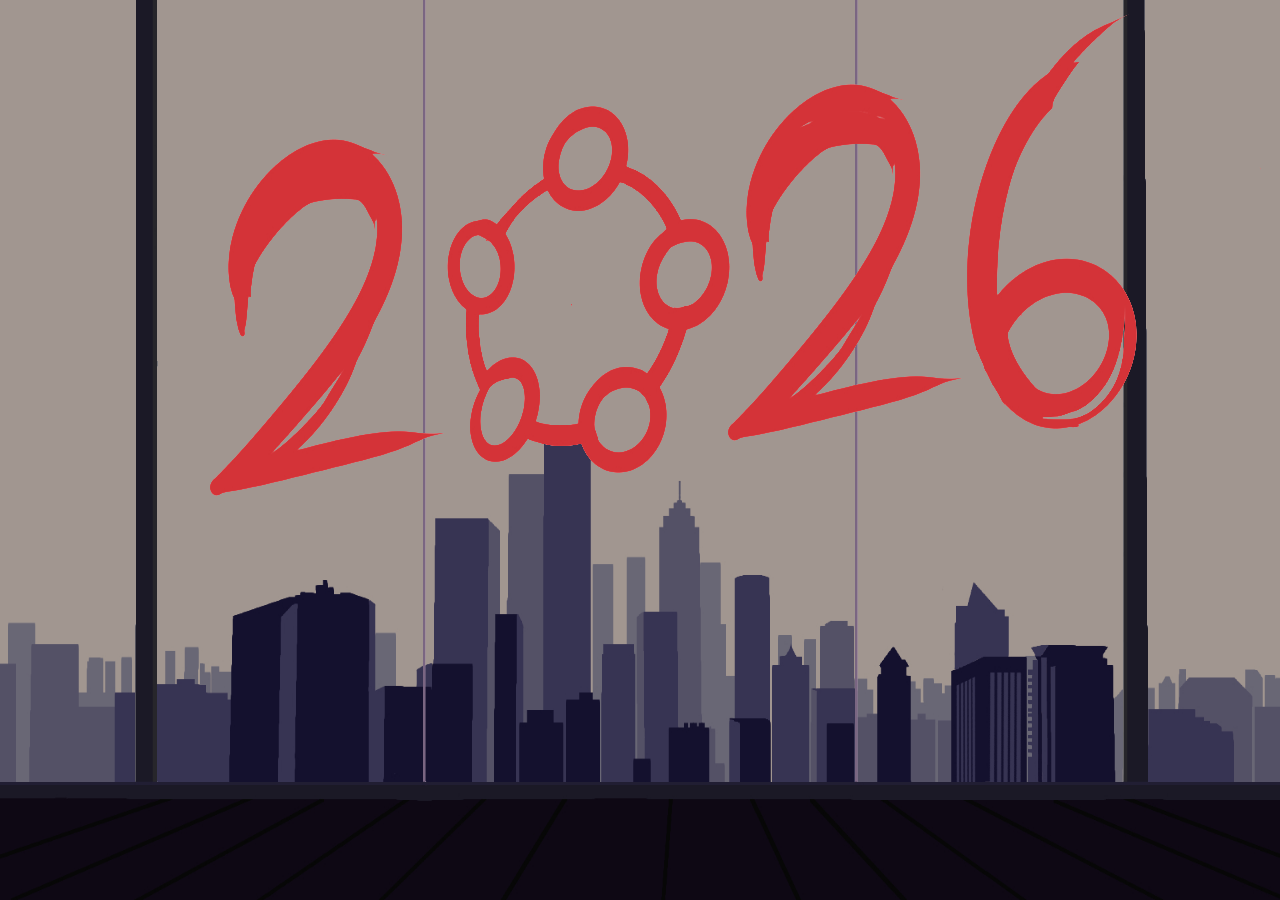
<file: index.html>
<!doctype html>
<html lang="en"><head><meta charset="utf-8"><meta name="viewport" content="width=device-width, initial-scale=1"><meta http-equiv="refresh" content="0;url=main.html"><title>2026 · Our portfolios</title></head><body><a href="main.html">Enter our portfolios</a></body></html>
</file>
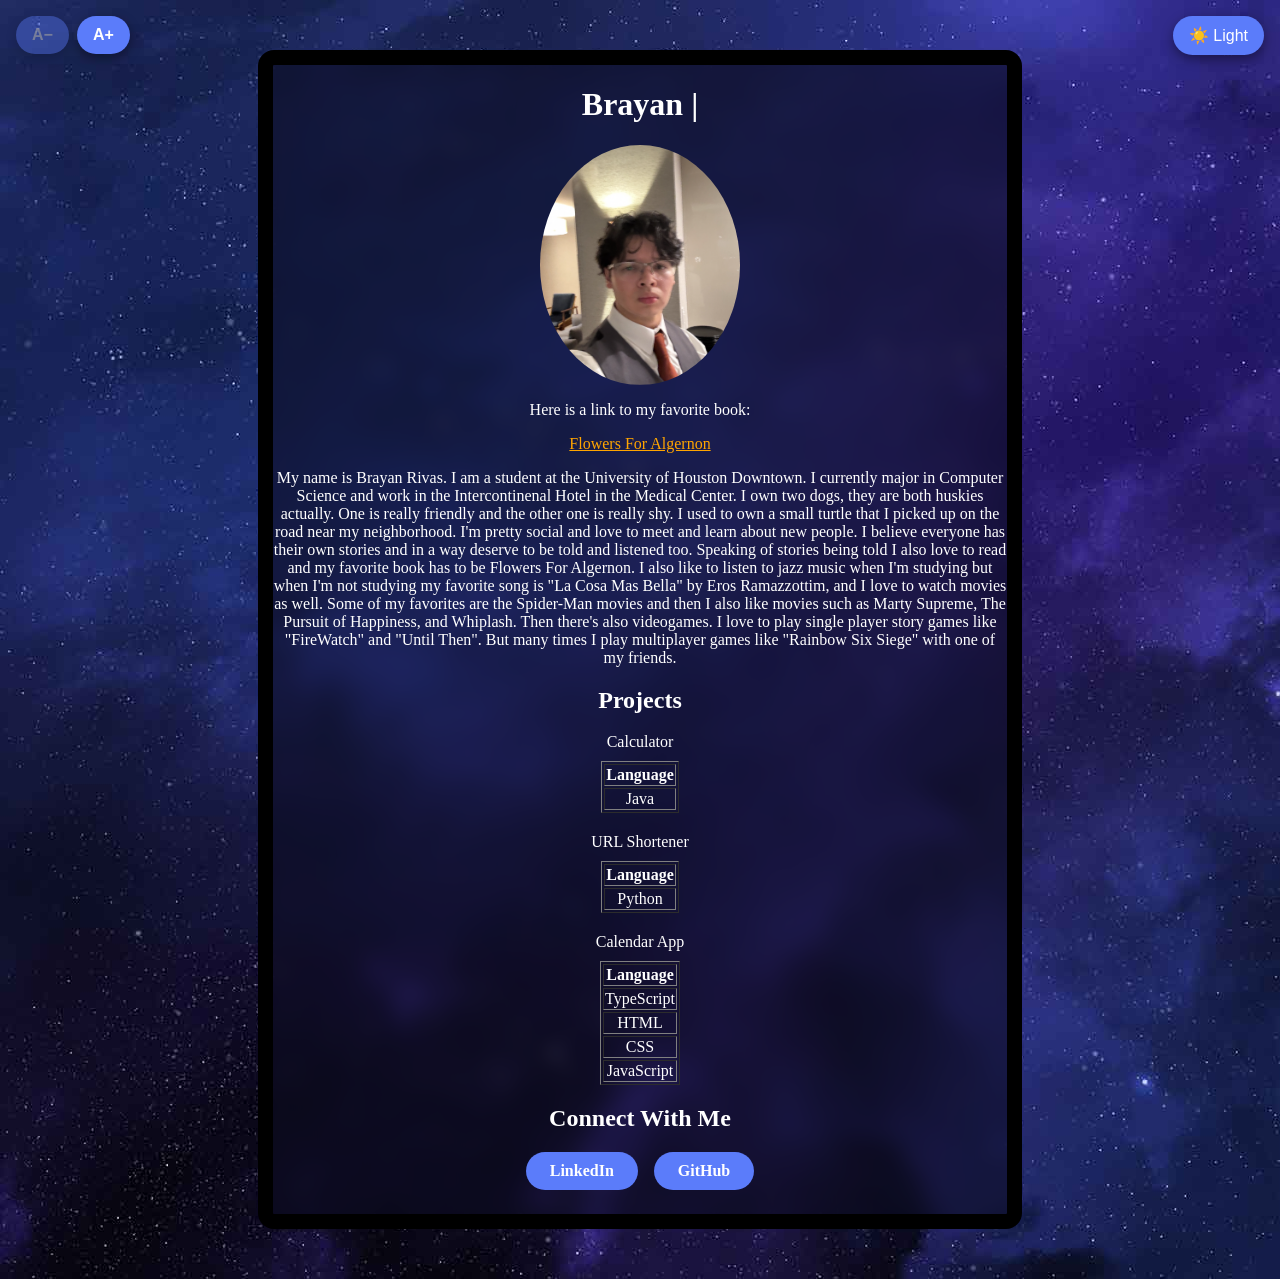
<file: brayan/index.html>
<!DOCTYPE html>
<html lang="en">
<head>
  <meta charset="UTF-8">
  <title>Homework 1</title>
  <style>
    body {
      background-image: url("Space-Background-Images.jpg"); 
      
    }
    p, ul, h1, h2  {
      color: white;
    }
    a {
      color: orange;
    }
    .all {
      background: rgba(10,10,30,0.6); backdrop-filter: blur(10px); border-radius: 16px;
      background-size: cover; 
      background-attachment: fixed;
      margin-top: 50px;
      margin-bottom: 50px;
      margin-left: 250px;
      margin-right: 250px;
      border: 15px solid black;
      padding: 0px;
      text-align: center;
      
    }
    .profile-photo {
     border-radius: 50%; 
     object-fit: cover;
    display: block;
    margin: 0 auto;
    }
    h1{
      text-align: center;
    }
    ul {
      list-style: none;       
      padding: 0;
      text-align: center;    
    }

  li {
    margin-bottom: 20px;
  }

  table {
    margin: 10px auto 0;    
  }
    [data-theme="light"] .all {
      background-color: rgba(255, 255, 255, 0.85);
      border-color: #5b7cfa;
    }
    [data-theme="light"] p,
    [data-theme="light"] ul,
    [data-theme="light"] h1,
    [data-theme="light"] h2,
    [data-theme="light"] table {
      animation: none;
      color: #111827;
    }
    [data-theme="light"] a {
      color: #c2410c;
    }

    #themeToggle {
      position: fixed;
      top: 16px;
      right: 16px;
      padding: 10px 16px;
      border: none;
      border-radius: 999px;
      font-size: 16px;
      cursor: pointer;
      background: #5b7cfa;
      color: white;
      box-shadow: 0 4px 12px rgba(0, 0, 0, 0.4);
      transition: transform 0.2s;
      z-index: 10;
    }
    #themeToggle:hover {
      transform: scale(1.08);
    }
    .size-controls {
      position: fixed;
      top: 16px;
      left: 16px;
      display: flex;
      gap: 8px;
      z-index: 10;
    }
    .size-controls button {
      padding: 10px 16px;
      border: none;
      border-radius: 999px;
      font-size: 16px;
      font-weight: bold;
      cursor: pointer;
      background: #5b7cfa;
      color: white;
      box-shadow: 0 4px 12px rgba(0, 0, 0, 0.4);
      transition: transform 0.2s;
    }
    .size-controls button:hover {
      transform: scale(1.08);
    }
    .size-controls button:disabled {
      opacity: 0.4;
      cursor: not-allowed;
      transform: none;
    }

    .cursor {
      animation: blink 0.8s step-end infinite;
    }
    @keyframes blink {
      50% { opacity: 0; }
    }

    .social-links {
      display: flex;
      justify-content: center;
      gap: 16px;
      margin-bottom: 24px;
    }
    .social-links a {
      padding: 10px 24px;
      border-radius: 999px;
      background: #5b7cfa;
      color: white;
      text-decoration: none;
      font-weight: bold;
      transition: transform 0.2s;
    }
    .social-links a:hover {
      transform: translateY(-3px);
    }
    [data-theme="light"] .social-links a {
      color: white;
    }

    [data-theme="light"] body {
      background-image: url("Light-Background.jpg");
      background-size: cover;
      background-attachment: fixed; 
    }


    </style>

</head>
<body>

  <div class="size-controls">
    <button id="smallerText" aria-label="Make text smaller">A−</button>
    <button id="biggerText" aria-label="Make text bigger">A+</button>
  </div>

  <button id="themeToggle" aria-label="Toggle light and dark theme">☀️ Light</button>

  <div class="all">
  <h1 aria-label="Brayan Rivas"><span id="typewriter">Brayan Rivas</span><span class="cursor">|</span></h1>

  <img class = "profile-photo" src="Picture1.png" alt="Photo of Brayan Rivas" width="200">

  <p>Here is a link to my favorite book:</p>
  <a class= "link" href="https://en.wikipedia.org/wiki/Flowers_for_Algernon">Flowers For Algernon</a>

  <p>
    My name is Brayan Rivas. I am a student at the University of Houston Downtown.
    I currently major in Computer Science and work in the Intercontinenal Hotel in the
    Medical Center. I own two dogs, they are both huskies actually. One is really friendly
    and the other one is really shy. I used to own a small turtle that I picked up on the
    road near my neighborhood. I'm pretty social and love to meet and learn about new
    people. I believe everyone has their own stories and in a way deserve to be told and
    listened too. Speaking of stories being told I also love to read and my favorite book
    has to be Flowers For Algernon. I also like to listen to jazz music when I'm studying
    but when I'm not studying my favorite song is "La Cosa Mas Bella" by Eros Ramazzottim,
    and I love to watch movies as well. Some of my favorites are the Spider-Man movies and
    then I also like movies such as Marty Supreme, The Pursuit of Happiness, and Whiplash.
    Then there's also videogames. I love to play single player story games like "FireWatch"
    and "Until Then". But many times I play multiplayer games like "Rainbow Six Siege" with
    one of my friends.
  </p>

   <h2>Projects</h2>

  <ul>
    <li>
      Calculator
      <table border="1">
        <tr>
          <th>Language</th>
        </tr>
        <tr>
          <td>Java</td>
        </tr>
      </table>
    </li>

    <li>
      URL Shortener
      <table border="1">
        <tr>
          <th>Language</th>
        </tr>
        <tr>
          <td>Python</td>
        </tr>
      </table>
    </li>

    <li>
      Calendar App
      <table border="1">
        <tr>
          <th>Language</th>
        </tr>
        <tr>
          <td>TypeScript</td>
        </tr>
        <tr>
          <td>HTML</td>
        </tr>
        <tr>
          <td>CSS</td>
        </tr>
        <tr>
          <td>JavaScript</td>
        </tr>
      </table>
    </li>
  </ul>

  <h2>Connect With Me</h2>
  <div class="social-links">
    <a href="https://www.linkedin.com/in/brayan-rivas-397577327/" target="_blank" rel="noopener noreferrer">LinkedIn</a>
    <a href="https://github.com/bgrivas01" target="_blank" rel="noopener noreferrer">GitHub</a>
  </div>

  <script>
    const root = document.documentElement;
    const themeToggle = document.getElementById("themeToggle");

    function applyTheme(theme) {
      root.setAttribute("data-theme", theme);
      themeToggle.textContent = theme === "dark" ? "☀️ Light" : "🌙 Dark";
    }

    let savedTheme = "dark";
    try { savedTheme = localStorage.getItem("theme") || "dark"; } catch (e) {}
    applyTheme(savedTheme);

    themeToggle.addEventListener("click", () => {
      const next = root.getAttribute("data-theme") === "dark" ? "light" : "dark";
      applyTheme(next);
      try { localStorage.setItem("theme", next); } catch (e) {}
    });

    // ---------- Text size buttons ----------
    const sizes = [100, 115, 130, 150, 175];   // percent of normal size
    let sizeIndex = 0;
    try {
      const saved = Number(localStorage.getItem("textSizeIndex"));
      if (saved >= 0 && saved < sizes.length) sizeIndex = saved;
    } catch (e) {}

    const biggerBtn = document.getElementById("biggerText");
    const smallerBtn = document.getElementById("smallerText");

    function applySize() {
      root.style.fontSize = sizes[sizeIndex] + "%";
      smallerBtn.disabled = sizeIndex === 0;
      biggerBtn.disabled = sizeIndex === sizes.length - 1;
      try { localStorage.setItem("textSizeIndex", sizeIndex); } catch (e) {}
    }

    biggerBtn.addEventListener("click", () => {
      if (sizeIndex < sizes.length - 1) { sizeIndex++; applySize(); }
    });
    smallerBtn.addEventListener("click", () => {
      if (sizeIndex > 0) { sizeIndex--; applySize(); }
    });
    applySize();

    const typeTarget = document.getElementById("typewriter");
    const fullText = "Brayan Rivas";
    typeTarget.textContent = "";

    let charIndex = 0;
    function typeNext() {
      if (charIndex < fullText.length) {
        typeTarget.textContent += fullText[charIndex];
        charIndex++;
        setTimeout(typeNext, 120);
      }
    }
    setTimeout(typeNext, 400);
  </script>

  </div>
</body>
</html>
</file>
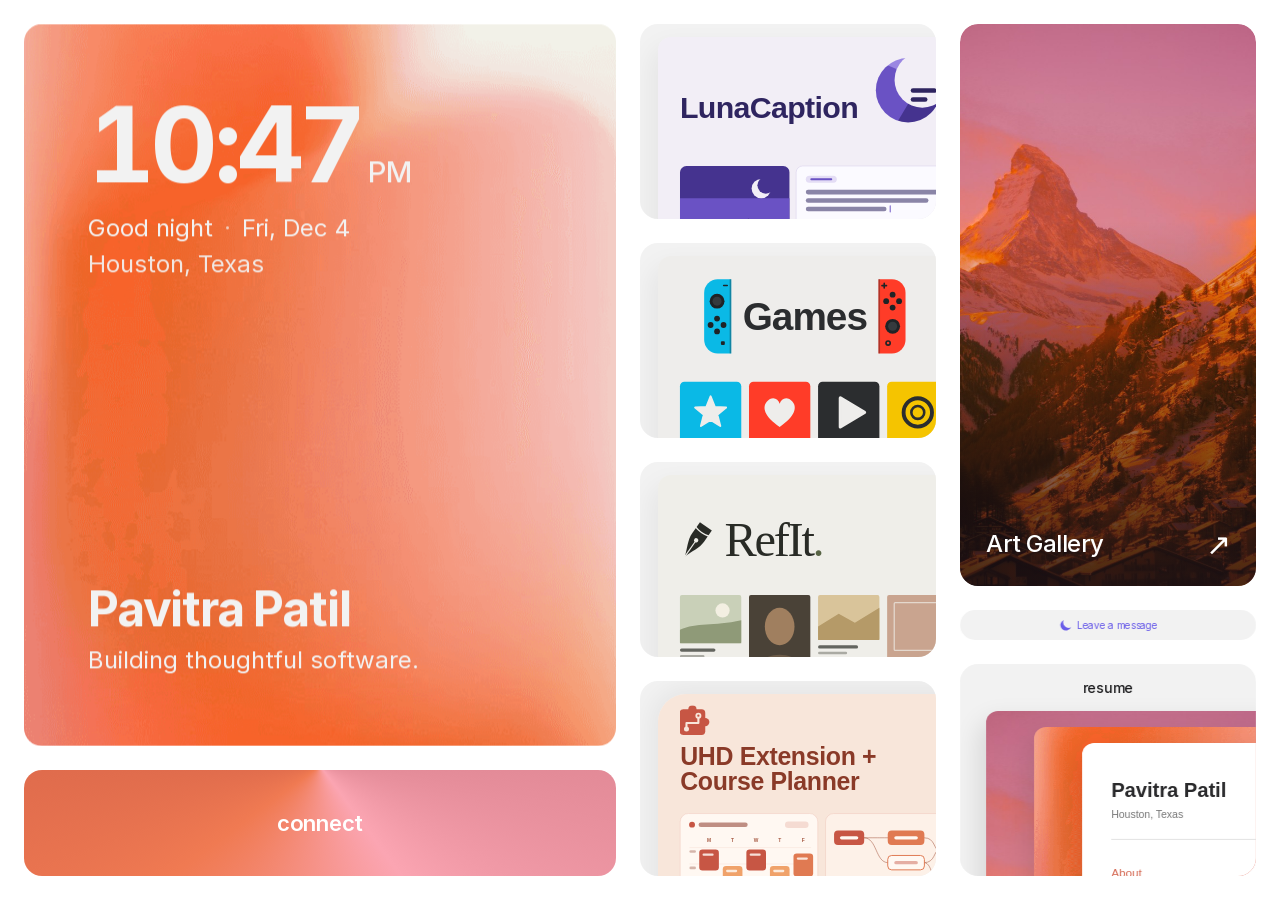
<file: pavitra/index.html>
<!doctype html>
<html lang="en"><head><meta charset="utf-8"><meta name="viewport" content="width=device-width, initial-scale=1"><title>Pavitra Patil | Portfolio</title><meta name="description" content="Pavitra Patil’s portfolio. Based in Houston, Texas."><link rel="stylesheet" href="styles.css"></head><body><main id="portfolio-root"></main><template id="view-desktop">





	<div id="main"><style>html body { background: var(--token-c206656c-e94e-4eaf-8356-81ed5b4c720c, rgb(255, 255, 255)); }</style><div class="ui-n3VJY ui-1yd4yo2" style="min-height:100vh;width:auto"><div class="ui-fhmqfe"><div class="ui-jjl3dd"><a class="ui-197087o hidden-uhpedp ui-rwmyph portfolio-hero" data-ui-appear-id="197087o" style="opacity: 1; transform: none; will-change: transform;"><div style="position:absolute;border-radius:inherit;corner-shape:inherit;top:0;right:0;bottom:0;left:0" data-ui-background-image-wrapper="true"><img width="612" height="780" src="assets/hero-texture.jpeg" alt="" style="display:block;width:100%;height:100%;border-radius:inherit;corner-shape:inherit;object-position:center;object-fit:cover"></div><div class="hero-content"><div class="hero-location hero-bento"><time class="hero-clock" data-clock="" aria-label="Current time in Houston">Houston local time</time><p class="hero-meta"><span data-greeting>Hello</span><span class="hero-dot" aria-hidden="true">·</span><span data-date></span></p><p class="hero-weather"><span class="hero-weather-icon" data-weather-icon aria-hidden="true"></span><span data-weather hidden></span><span>Houston, Texas</span></p></div><div class="hero-intro"><h1>Pavitra Patil</h1><p>Building thoughtful software.</p></div></div></a><div class="ssr-variant hidden-uhpedp"><div class="ui-14ftai6-container" data-ui-appear-id="14ftai6" style="opacity: 1; transform: perspective(1200px); will-change: transform;"><a class="ui-aCoJp ui-5ettcn ui-v-5ettcn ui-1a1lt4l" href="#" style="width: 100%; border-radius: 18px; opacity: 1;"><div class="ui-99h82i" style="--extracted-r6o4lv: var(--token-c206656c-e94e-4eaf-8356-81ed5b4c720c, rgb(255, 255, 255)); --ui-link-text-color: rgb(0, 153, 255); --ui-link-text-decoration: underline; transform: none; opacity: 1;"><p class="ui-text" style="--font-selector:SW50ZXItU2VtaUJvbGQ=;--ui-font-size:22px;--ui-font-weight:600;--ui-letter-spacing:-0.3px;--ui-text-alignment:center;--ui-text-color:var(--extracted-r6o4lv, var(--token-c206656c-e94e-4eaf-8356-81ed5b4c720c, rgb(255, 255, 255)))"><span class="ui-text" style="background-image:radial-gradient(50% 669.4% at 50% 50%, var(--token-c206656c-e94e-4eaf-8356-81ed5b4c720c, rgb(255, 255, 255)) 0%, rgba(255, 255, 255, 0.7) 100%)">connect</span></p></div><div class="ui-1ts8u03-container" style="opacity: 1;"><div style="border-radius:0;overflow:hidden;position:absolute;inset:0"><div style="inset: -100%; position: absolute; display: flex; place-items: center; place-content: center; color: rgb(136, 85, 255); background: conic-gradient(from 45deg, rgb(240, 122, 82), rgb(199, 86, 68), rgb(210, 120, 133), rgb(251, 165, 178), rgb(240, 122, 82)); will-change: transform; transform: translateZ(0px) rotate(188.6deg);"></div><div style="position:absolute;inset:0;-webkit-backdrop-filter:blur(0px);-moz-backdrop-filter:blur(0px);backdrop-filter:blur(0px)"></div></div></div></a></div></div></div><div class="ui-1tv29j0"><div class="ssr-variant"><div class="ui-dbfm2v-container" data-ui-appear-id="dbfm2v" style="opacity: 1; transform: none; will-change: transform;"><div class="ui-b2UNb ui-9c6agw ui-v-9c6agw ui-1r8dwft" href="#" style="background-color: var(--token-f1835784-a23b-4e0b-9418-a1f648e5b172, rgb(242, 242, 242)); height: 100%; width: 100%; border-radius: 18px; transform: none; transform-origin: 50% 50% 0px;"><div class="ui-ofgcbt-container" style="opacity: 0; transform: none; transform-origin: 50% 50% 0px;"><div class="ui-ugUfB ui-1meacx9 ui-v-1meacx9" style="transform: none; transform-origin: 50% 50% 0px;"><div class="ui-1yfwvi6" style="--extracted-r6o4lv: var(--token-f1835784-a23b-4e0b-9418-a1f648e5b172, rgb(242, 242, 242)); --ui-link-text-color: rgb(0, 153, 255); --ui-link-text-decoration: underline; transform: none; transform-origin: 50% 50% 0px;"><p class="ui-text" style="--font-selector: SW50ZXItU2VtaUJvbGQ=; --ui-font-family: &quot;Inter&quot;, &quot;Inter Placeholder&quot;, sans-serif; --ui-font-weight: 600; --ui-letter-spacing: -0.3px; --ui-text-color: var(--extracted-r6o4lv, var(--token-f1835784-a23b-4e0b-9418-a1f648e5b172, rgb(242, 242, 242)));">Go</p></div><div class="ui-18q627t-container" id="TAHXC0GgH-18q627t" style="transform: none; transform-origin: 50% 50% 0px;"><div style="display: contents;"><svg xmlns="http://www.w3.org/2000/svg" width="24" height="24" viewBox="0 0 24 24" fill="none" stroke="var(--token-f1835784-a23b-4e0b-9418-a1f648e5b172, rgb(242, 242, 242))" stroke-width="2" stroke-linecap="round" stroke-linejoin="round" style="width: 100%; cursor: pointer; height: 100%;"><polyline points="9 18 15 12 9 6"></polyline></svg></div></div></div></div><div class="ui-9mi7fs" style="--border-bottom-width: 1px; --border-color: rgba(99, 99, 115, 0.2); --border-left-width: 1px; --border-right-width: 1px; --border-style: solid; --border-top-width: 1px; border-radius: 13px; box-shadow: rgba(0, 0, 0, 0.05) 0px 16px 24px 8px; transform: none; transform-origin: 50% 50% 0px;"><div style="position: absolute; border-radius: inherit; inset: 0px;" data-ui-background-image-wrapper="true"><img width="2850" height="1113" src="assets/project-1.svg" alt="LunaCaption, a Windows desktop app that captions images locally" style="display: block; width: 100%; height: 100%; border-radius: inherit; object-position: left top; object-fit: cover;"></div></div></div></div></div><div class="ssr-variant"><div class="ui-147hp1b-container" data-ui-appear-id="147hp1b" style="opacity: 1; transform: none; will-change: transform;"><div class="ui-GaX9h ui-4bzcmf ui-v-4bzcmf ui-gavzs1" href="#" style="background-color: var(--token-f1835784-a23b-4e0b-9418-a1f648e5b172, rgb(242, 242, 242)); height: 100%; width: 100%; border-radius: 18px; opacity: 1;"><div class="ui-4iulb8-container" style="opacity:0"><div class="ui-ugUfB ui-1meacx9 ui-v-1meacx9" style="opacity: 1;"><div class="ui-1yfwvi6" style="--extracted-r6o4lv: var(--token-f1835784-a23b-4e0b-9418-a1f648e5b172, rgb(242, 242, 242)); --ui-link-text-color: rgb(0, 153, 255); --ui-link-text-decoration: underline; transform: none; opacity: 1;"><p class="ui-text" style="--font-selector:SW50ZXItU2VtaUJvbGQ=;--ui-font-family:&quot;Inter&quot;, &quot;Inter Placeholder&quot;, sans-serif;--ui-font-weight:600;--ui-letter-spacing:-0.3px;--ui-text-color:var(--extracted-r6o4lv, var(--token-f1835784-a23b-4e0b-9418-a1f648e5b172, rgb(242, 242, 242)))">Go</p></div><div class="ui-18q627t-container" id="ovhXJ6mHm-18q627t" style="opacity: 1;"><div style="display:contents"><svg xmlns="http://www.w3.org/2000/svg" width="24" height="24" viewBox="0 0 24 24" fill="none" stroke="var(--token-f1835784-a23b-4e0b-9418-a1f648e5b172, rgb(242, 242, 242))" stroke-width="2" stroke-linecap="round" stroke-linejoin="round" style="width: 100%; cursor: pointer; height: 100%;"><polyline points="9 18 15 12 9 6"></polyline></svg></div></div></div></div><div class="ui-1fpyazs" style="--border-bottom-width: 1px; --border-color: rgba(99, 99, 115, 0.2); --border-left-width: 1px; --border-right-width: 1px; --border-style: solid; --border-top-width: 1px; border-radius: 13px; box-shadow: rgba(0, 0, 0, 0.05) 0px 16px 24px 8px; transform: none; opacity: 1;"><div style="position:absolute;border-radius:inherit;corner-shape:inherit;top:0;right:0;bottom:0;left:0" data-ui-background-image-wrapper="true"><img width="2845" height="1093" src="assets/project-2.svg" alt="Games" style="display:block;width:100%;height:100%;border-radius:inherit;corner-shape:inherit;object-position:left top;object-fit:cover"></div></div></div></div></div><div class="ssr-variant"><div class="ui-lkdhw3-container" data-ui-appear-id="lkdhw3" style="opacity: 1; transform: perspective(1200px); will-change: transform;"><div class="ui-G6KWf ui-1m9pr1c ui-v-1m9pr1c ui-w8iu8w" href="#" style="background-color: var(--token-f1835784-a23b-4e0b-9418-a1f648e5b172, rgb(242, 242, 242)); height: 100%; width: 100%; border-radius: 18px; opacity: 1;"><div class="ui-1lugs02-container" style="opacity:0"><div class="ui-ugUfB ui-1meacx9 ui-v-1meacx9" style="opacity: 1;"><div class="ui-1yfwvi6" style="--extracted-r6o4lv: var(--token-f1835784-a23b-4e0b-9418-a1f648e5b172, rgb(242, 242, 242)); --ui-link-text-color: rgb(0, 153, 255); --ui-link-text-decoration: underline; transform: none; opacity: 1;"><p class="ui-text" style="--font-selector:SW50ZXItU2VtaUJvbGQ=;--ui-font-family:&quot;Inter&quot;, &quot;Inter Placeholder&quot;, sans-serif;--ui-font-weight:600;--ui-letter-spacing:-0.3px;--ui-text-color:var(--extracted-r6o4lv, var(--token-f1835784-a23b-4e0b-9418-a1f648e5b172, rgb(242, 242, 242)))">Go</p></div><div class="ui-18q627t-container" id="sDrx5ndLH-18q627t" style="opacity: 1;"><div style="display:contents"><svg xmlns="http://www.w3.org/2000/svg" width="24" height="24" viewBox="0 0 24 24" fill="none" stroke="var(--token-f1835784-a23b-4e0b-9418-a1f648e5b172, rgb(242, 242, 242))" stroke-width="2" stroke-linecap="round" stroke-linejoin="round" style="width: 100%; cursor: pointer; height: 100%;"><polyline points="9 18 15 12 9 6"></polyline></svg></div></div></div></div><div class="ui-1b0miq6" style="--border-bottom-width: 1px; --border-color: rgba(99, 99, 115, 0.2); --border-left-width: 1px; --border-right-width: 1px; --border-style: solid; --border-top-width: 1px; border-radius: 13px; box-shadow: rgba(0, 0, 0, 0.05) 0px 16px 24px 8px; transform: none; opacity: 1;"><div style="position:absolute;border-radius:inherit;corner-shape:inherit;top:0;right:0;bottom:0;left:0" data-ui-background-image-wrapper="true"><img width="1169" height="1029" src="assets/project-3.svg" alt="RefIt, a personal art reference library" style="display:block;width:100%;height:100%;border-radius:inherit;corner-shape:inherit;object-position:left top;object-fit:cover"></div></div></div></div></div><div class="ssr-variant"><div class="ui-1luas1f-container" data-ui-appear-id="1luas1f" style="opacity: 1; transform: none; will-change: transform;"><a class="ui-At71a ui-1f1jw25 ui-v-1f1jw25 ui-eyys3p" href="#" style="background-color: var(--token-f1835784-a23b-4e0b-9418-a1f648e5b172, rgb(242, 242, 242)); height: 100%; width: 100%; border-radius: 18px; opacity: 1;"><div class="ui-pgrl6a-container" style="opacity:0"><div class="ui-ugUfB ui-1meacx9 ui-v-1meacx9" style="opacity: 1;"><div class="ui-1yfwvi6" style="--extracted-r6o4lv: var(--token-f1835784-a23b-4e0b-9418-a1f648e5b172, rgb(242, 242, 242)); --ui-link-text-color: rgb(0, 153, 255); --ui-link-text-decoration: underline; transform: none; opacity: 1;"><p class="ui-text" style="--font-selector:SW50ZXItU2VtaUJvbGQ=;--ui-font-family:&quot;Inter&quot;, &quot;Inter Placeholder&quot;, sans-serif;--ui-font-weight:600;--ui-letter-spacing:-0.3px;--ui-text-color:var(--extracted-r6o4lv, var(--token-f1835784-a23b-4e0b-9418-a1f648e5b172, rgb(242, 242, 242)))">Go</p></div><div class="ui-18q627t-container" id="ATrlcWuvE-18q627t" style="opacity: 1;"><div style="display:contents"><svg xmlns="http://www.w3.org/2000/svg" width="24" height="24" viewBox="0 0 24 24" fill="none" stroke="var(--token-f1835784-a23b-4e0b-9418-a1f648e5b172, rgb(242, 242, 242))" stroke-width="2" stroke-linecap="round" stroke-linejoin="round" style="width: 100%; cursor: pointer; height: 100%;"><polyline points="9 18 15 12 9 6"></polyline></svg></div></div></div></div><div class="ui-cxmf29" style="--border-bottom-width: 1px; --border-color: rgba(99, 99, 115, 0); --border-left-width: 1px; --border-right-width: 1px; --border-style: solid; --border-top-width: 1px; height: auto; aspect-ratio: 1.25614 / 1; border-radius: 28px; box-shadow: rgba(0, 0, 0, 0.05) 0px 0px 24px 8px; transform: none; opacity: 1;"><div style="position:absolute;border-radius:inherit;corner-shape:inherit;top:0;right:0;bottom:0;left:0" data-ui-background-image-wrapper="true"><img width="716" height="570" src="assets/project-4.svg" alt="UHD Extension + Course Planner, a Chrome extension and visual degree planner" style="display:block;width:100%;height:100%;border-radius:inherit;corner-shape:inherit;object-position:left top;object-fit:cover"></div></div></a></div></div></div><div class="ui-ab2fns"><div class="ssr-variant hidden-uhpedp"><a class="ui-palpvx ui-rwmyph gallery-tile" data-ui-appear-id="palpvx" href="gallery.html" aria-label="Art Gallery" style="opacity: 1; transform: perspective(1200px); will-change: transform;"><div style="position:absolute;border-radius:inherit;corner-shape:inherit;top:0;right:0;bottom:0;left:0" data-ui-background-image-wrapper="true"><img width="1365" height="2048" src="assets/mountain.jpg" alt="" style="display:block;width:100%;height:100%;border-radius:inherit;corner-shape:inherit;object-position:center;object-fit:cover"></div><span class="gallery-tile-label"><span>Art Gallery</span><span class="gallery-tile-arrow" aria-hidden="true">&#8599;</span></span></a></div><div class="ssr-variant hidden-uhpedp"><div class="ssr-variant hidden-cni8tp"><div class="ui-am2the-container" data-ui-appear-id="am2the" style="opacity: 1; transform: none; will-change: transform;"><a class="ui-PNQnN ui-yec95k ui-v-yec95k ui-fd89y1" href="#" style="background-color: var(--token-f1835784-a23b-4e0b-9418-a1f648e5b172, rgb(242, 242, 242)); width: 100%; border-radius: 18px; opacity: 1;"><div class="ui-ssjb14-container" style="opacity: 1;"><div style="display:contents"><svg viewBox="0 0 20 20" fill="currentColor" width="24" height="24" style="width: 100%; height: 100%; cursor: auto;" color="rgb(105, 92, 233)"><path d="M17.293 13.293A8 8 0 016.707 2.707a8.001 8.001 0 1010.586 10.586z"></path></svg></div></div><div class="ui-zbfec5" style="--extracted-r6o4lv: rgb(105, 92, 233); --ui-link-text-color: rgb(0, 153, 255); --ui-link-text-decoration: underline; transform: none; opacity: 1;"><p class="ui-text" style="--ui-font-size:10px;--ui-letter-spacing:-0.3px;--ui-text-alignment:center;--ui-text-color:var(--extracted-r6o4lv, rgb(105, 92, 233))">Leave a message</p></div><div class="ui-l9xn0j" style="--extracted-r6o4lv:rgb(137, 127, 230);--ui-link-text-color:rgb(0, 153, 255);--ui-link-text-decoration:underline;opacity:0;transform:none"><p class="ui-text" style="--font-selector:SW50ZXItTWVkaXVt;--ui-font-family:&quot;Inter-Medium&quot;, &quot;Inter&quot;, sans-serif;--ui-font-size:10px;--ui-font-weight:500;--ui-letter-spacing:-0.3px;--ui-text-alignment:center;--ui-text-color:var(--extracted-r6o4lv, rgb(137, 127, 230))">Send an email</p></div></a></div></div></div><div class="ssr-variant hidden-uhpedp"><div class="ssr-variant hidden-cni8tp"><div class="ui-12ow5ia-container" data-ui-appear-id="12ow5ia" style="opacity: 1; transform: none; will-change: transform;"><a class="ui-iqi59 ui-14cglxs ui-v-14cglxs ui-1byiixz" href="#" style="background-color: var(--token-f1835784-a23b-4e0b-9418-a1f648e5b172, rgb(242, 242, 242)); width: 100%; border-radius: 18px; opacity: 1;"><div class="ui-10os1iy" style="border-radius: 12px; box-shadow: rgba(0, 0, 0, 0.1) 0px 16px 24px 8px; opacity: 1;"><div style="position:absolute;border-radius:inherit;corner-shape:inherit;top:0;right:0;bottom:0;left:0" data-ui-background-image-wrapper="true"><img width="1365" height="2048" src="assets/mountain.jpg" alt="" style="display:block;width:100%;height:100%;border-radius:inherit;corner-shape:inherit;object-position:left top;object-fit:cover"></div></div><div class="ui-1n4ez64" style="border-radius: 12px; box-shadow: rgba(0, 0, 0, 0.1) 0px 16px 24px 8px; opacity: 1;"><div style="position:absolute;border-radius:inherit;corner-shape:inherit;top:0;right:0;bottom:0;left:0" data-ui-background-image-wrapper="true"><img width="500" height="500" src="assets/hero-texture.jpeg" alt="" style="display:block;width:100%;height:100%;border-radius:inherit;corner-shape:inherit;object-position:left center;object-fit:cover"></div></div><div class="ui-rla0g7" style="border-radius: 12px; box-shadow: rgba(0, 0, 0, 0.1) 0px 16px 24px 8px; opacity: 1;"><div style="position:absolute;border-radius:inherit;corner-shape:inherit;top:0;right:0;bottom:0;left:0" data-ui-background-image-wrapper="true"><img width="1545" height="1999" src="assets/resume.svg" alt="" style="display:block;width:100%;height:100%;border-radius:inherit;corner-shape:inherit;object-position:left top;object-fit:cover"></div></div><div class="ui-82bais" style="--extracted-r6o4lv:var(--token-13865c7f-06f5-43bf-b1c4-acd6f833be81, rgb(29, 29, 31));--ui-link-text-color:rgb(0, 153, 255);--ui-link-text-decoration:underline;opacity:1;transform:translateX(-50%)"><p class="ui-text" style="--font-selector:SW50ZXItTWVkaXVt;--ui-font-family:&quot;Inter-Medium&quot;, &quot;Inter&quot;, sans-serif;--ui-font-size:14px;--ui-font-weight:500;--ui-letter-spacing:-0.3px;--ui-text-alignment:center;--ui-text-color:var(--extracted-r6o4lv, var(--token-13865c7f-06f5-43bf-b1c4-acd6f833be81, rgb(29, 29, 31)))">resume</p></div><div class="ui-naupw2" style="--extracted-r6o4lv:var(--token-b00a0be8-dd9e-45ac-9053-165ab2aa6dcc, rgb(99, 99, 115));--ui-link-text-color:rgb(0, 153, 255);--ui-link-text-decoration:underline;opacity:0;transform:translateX(-50%)"><p class="ui-text" style="--font-selector:SW50ZXItTWVkaXVt;--ui-font-family:&quot;Inter-Medium&quot;, &quot;Inter&quot;, sans-serif;--ui-font-size:14px;--ui-font-weight:500;--ui-letter-spacing:-0.3px;--ui-text-alignment:center;--ui-text-color:var(--extracted-r6o4lv, var(--token-b00a0be8-dd9e-45ac-9053-165ab2aa6dcc, rgb(99, 99, 115)))">resume</p></div></a></div></div></div></div></div></div><div id="overlay"></div></div>







	<div id="svg-templates" style="position: absolute; overflow: hidden; bottom: 0; left: 0; width: 0; height: 0; z-index: 0; contain: strict" aria-hidden="true">
</div>





</template><template id="view-tablet">





	<div id="main"><style>html body { background: var(--token-c206656c-e94e-4eaf-8356-81ed5b4c720c, rgb(255, 255, 255)); }</style><div class="ui-n3VJY ui-1yd4yo2" style="min-height: 100vh; width: auto;"><div class="ui-fhmqfe"><div class="ui-jjl3dd"><a class="ui-197087o hidden-uhpedp ui-rwmyph portfolio-hero" data-ui-appear-id="197087o" style="opacity: 1; transform: none; will-change: transform;"><div style="position: absolute; border-radius: inherit; inset: 0px;" data-ui-background-image-wrapper="true"><img width="612" height="780" src="assets/hero-texture.jpeg" alt="" style="display: block; width: 100%; height: 100%; border-radius: inherit; object-position: center center; object-fit: cover;"></div><div class="hero-content"><div class="hero-location hero-bento"><time class="hero-clock" data-clock="" aria-label="Current time in Houston">Houston local time</time><p class="hero-meta"><span data-greeting>Hello</span><span class="hero-dot" aria-hidden="true">·</span><span data-date></span></p><p class="hero-weather"><span class="hero-weather-icon" data-weather-icon aria-hidden="true"></span><span data-weather hidden></span><span>Houston, Texas</span></p></div><div class="hero-intro"><h1>Pavitra Patil</h1><p>Building thoughtful software.</p></div></div></a><div class="ui-14ftai6-container" data-ui-appear-id="14ftai6" style="opacity: 1; transform: perspective(1200px); will-change: transform;"><a class="ui-aCoJp ui-5ettcn ui-v-5ettcn ui-1a1lt4l" href="#" style="width: 100%; border-radius: 18px; opacity: 1;"><div class="ui-99h82i" style="--extracted-r6o4lv: var(--token-c206656c-e94e-4eaf-8356-81ed5b4c720c, rgb(255, 255, 255)); --ui-link-text-color: rgb(0, 153, 255); --ui-link-text-decoration: underline; transform: none; opacity: 1;"><p class="ui-text" style="--font-selector: SW50ZXItU2VtaUJvbGQ=; --ui-font-weight: 600; --ui-letter-spacing: -0.3px; --ui-text-alignment: center; --ui-text-color: var(--extracted-r6o4lv, var(--token-c206656c-e94e-4eaf-8356-81ed5b4c720c, rgb(255, 255, 255))); --ui-font-size: 22px;"><span class="ui-text" style="background-image: radial-gradient(50% 669.4% at 50% 50%, var(--token-c206656c-e94e-4eaf-8356-81ed5b4c720c, rgb(255, 255, 255)) 0%, rgba(255, 255, 255, 0.7) 100%);">connect</span></p></div><div class="ui-1ts8u03-container" style="opacity: 1;"><div style="border-radius: 0px; overflow: hidden; position: absolute; inset: 0px;"><div style="inset: -100%; position: absolute; display: flex; place-items: center; place-content: center; color: rgb(136, 85, 255); background: conic-gradient(from 45deg, rgb(240, 122, 82), rgb(199, 86, 68), rgb(210, 120, 133), rgb(251, 165, 178), rgb(240, 122, 82)); will-change: transform; transform: translateZ(0px) rotate(341.45deg);"></div><div style="position: absolute; inset: 0px; backdrop-filter: blur(0px);"></div></div></div></a></div></div><div class="ui-1tv29j0"><div class="ui-dbfm2v-container" data-ui-appear-id="dbfm2v" style="opacity: 1; transform: none; will-change: transform;"><div class="ui-b2UNb ui-9c6agw ui-v-9c6agw ui-1r8dwft" href="#" style="background-color: var(--token-f1835784-a23b-4e0b-9418-a1f648e5b172, rgb(242, 242, 242)); height: 100%; width: 100%; border-radius: 18px; transform: none; transform-origin: 50% 50% 0px; opacity: 1;"><div class="ui-ofgcbt-container" style="opacity: 0; transform: none; transform-origin: 50% 50% 0px;"><div class="ui-ugUfB ui-1meacx9 ui-v-1meacx9" style="transform: none; transform-origin: 50% 50% 0px; opacity: 1;"><div class="ui-1yfwvi6" style="--extracted-r6o4lv: var(--token-f1835784-a23b-4e0b-9418-a1f648e5b172, rgb(242, 242, 242)); --ui-link-text-color: rgb(0, 153, 255); --ui-link-text-decoration: underline; transform: none; transform-origin: 50% 50% 0px; opacity: 1;"><p class="ui-text" style="--font-selector: SW50ZXItU2VtaUJvbGQ=; --ui-font-family: &quot;Inter&quot;, &quot;Inter Placeholder&quot;, sans-serif; --ui-font-weight: 600; --ui-letter-spacing: -0.3px; --ui-text-color: var(--extracted-r6o4lv, var(--token-f1835784-a23b-4e0b-9418-a1f648e5b172, rgb(242, 242, 242)));">Go</p></div><div class="ui-18q627t-container" id="TAHXC0GgH-18q627t" style="transform: none; transform-origin: 50% 50% 0px; opacity: 1;"><div style="display: contents;"><svg xmlns="http://www.w3.org/2000/svg" width="24" height="24" viewBox="0 0 24 24" fill="none" stroke="var(--token-f1835784-a23b-4e0b-9418-a1f648e5b172, rgb(242, 242, 242))" stroke-width="2" stroke-linecap="round" stroke-linejoin="round" style="width: 100%; cursor: pointer; height: 100%;"><polyline points="9 18 15 12 9 6"></polyline></svg></div></div></div></div><div class="ui-9mi7fs" style="--border-bottom-width: 1px; --border-color: rgba(99, 99, 115, 0.2); --border-left-width: 1px; --border-right-width: 1px; --border-style: solid; --border-top-width: 1px; border-radius: 13px; box-shadow: rgba(0, 0, 0, 0.05) 0px 16px 24px 8px; transform: none; transform-origin: 50% 50% 0px; opacity: 1;"><div style="position: absolute; border-radius: inherit; inset: 0px;" data-ui-background-image-wrapper="true"><img width="2850" height="1113" src="assets/project-1.svg" alt="LunaCaption, a Windows desktop app that captions images locally" style="display: block; width: 100%; height: 100%; border-radius: inherit; object-position: left top; object-fit: cover;"></div></div></div></div><div class="ui-147hp1b-container" data-ui-appear-id="147hp1b" style="opacity: 1; transform: none; will-change: transform;"><div class="ui-GaX9h ui-4bzcmf ui-v-4bzcmf ui-gavzs1" href="#" style="background-color: var(--token-f1835784-a23b-4e0b-9418-a1f648e5b172, rgb(242, 242, 242)); height: 100%; width: 100%; border-radius: 18px; transform: none; transform-origin: 50% 50% 0px; opacity: 1;"><div class="ui-4iulb8-container" style="opacity: 0; transform: none; transform-origin: 50% 50% 0px;"><div class="ui-ugUfB ui-1meacx9 ui-v-1meacx9" style="transform: none; transform-origin: 50% 50% 0px; opacity: 1;"><div class="ui-1yfwvi6" style="--extracted-r6o4lv: var(--token-f1835784-a23b-4e0b-9418-a1f648e5b172, rgb(242, 242, 242)); --ui-link-text-color: rgb(0, 153, 255); --ui-link-text-decoration: underline; transform: none; transform-origin: 50% 50% 0px; opacity: 1;"><p class="ui-text" style="--font-selector: SW50ZXItU2VtaUJvbGQ=; --ui-font-family: &quot;Inter&quot;, &quot;Inter Placeholder&quot;, sans-serif; --ui-font-weight: 600; --ui-letter-spacing: -0.3px; --ui-text-color: var(--extracted-r6o4lv, var(--token-f1835784-a23b-4e0b-9418-a1f648e5b172, rgb(242, 242, 242)));">Go</p></div><div class="ui-18q627t-container" id="ovhXJ6mHm-18q627t" style="transform: none; transform-origin: 50% 50% 0px; opacity: 1;"><div style="display: contents;"><svg xmlns="http://www.w3.org/2000/svg" width="24" height="24" viewBox="0 0 24 24" fill="none" stroke="var(--token-f1835784-a23b-4e0b-9418-a1f648e5b172, rgb(242, 242, 242))" stroke-width="2" stroke-linecap="round" stroke-linejoin="round" style="width: 100%; cursor: pointer; height: 100%;"><polyline points="9 18 15 12 9 6"></polyline></svg></div></div></div></div><div class="ui-1fpyazs" style="--border-bottom-width: 1px; --border-color: rgba(99, 99, 115, 0.2); --border-left-width: 1px; --border-right-width: 1px; --border-style: solid; --border-top-width: 1px; border-radius: 13px; box-shadow: rgba(0, 0, 0, 0.05) 0px 16px 24px 8px; transform: none; transform-origin: 50% 50% 0px; opacity: 1;"><div style="position: absolute; border-radius: inherit; inset: 0px;" data-ui-background-image-wrapper="true"><img width="2845" height="1093" src="assets/project-2.svg" alt="Games" style="display: block; width: 100%; height: 100%; border-radius: inherit; object-position: left top; object-fit: cover;"></div></div></div></div><div class="ui-lkdhw3-container" data-ui-appear-id="lkdhw3" style="opacity: 1; transform: perspective(1200px); will-change: transform;"><div class="ui-G6KWf ui-1m9pr1c ui-v-1m9pr1c ui-w8iu8w" href="#" style="background-color: var(--token-f1835784-a23b-4e0b-9418-a1f648e5b172, rgb(242, 242, 242)); height: 100%; width: 100%; border-radius: 18px; opacity: 1;"><div class="ui-1lugs02-container" style="opacity: 0;"><div class="ui-ugUfB ui-1meacx9 ui-v-1meacx9" style="opacity: 1;"><div class="ui-1yfwvi6" style="--extracted-r6o4lv: var(--token-f1835784-a23b-4e0b-9418-a1f648e5b172, rgb(242, 242, 242)); --ui-link-text-color: rgb(0, 153, 255); --ui-link-text-decoration: underline; transform: none; opacity: 1;"><p class="ui-text" style="--font-selector: SW50ZXItU2VtaUJvbGQ=; --ui-font-family: &quot;Inter&quot;, &quot;Inter Placeholder&quot;, sans-serif; --ui-font-weight: 600; --ui-letter-spacing: -0.3px; --ui-text-color: var(--extracted-r6o4lv, var(--token-f1835784-a23b-4e0b-9418-a1f648e5b172, rgb(242, 242, 242)));">Go</p></div><div class="ui-18q627t-container" id="sDrx5ndLH-18q627t" style="opacity: 1;"><div style="display: contents;"><svg xmlns="http://www.w3.org/2000/svg" width="24" height="24" viewBox="0 0 24 24" fill="none" stroke="var(--token-f1835784-a23b-4e0b-9418-a1f648e5b172, rgb(242, 242, 242))" stroke-width="2" stroke-linecap="round" stroke-linejoin="round" style="width: 100%; cursor: pointer; height: 100%;"><polyline points="9 18 15 12 9 6"></polyline></svg></div></div></div></div><div class="ui-1b0miq6" style="--border-bottom-width: 1px; --border-color: rgba(99, 99, 115, 0.2); --border-left-width: 1px; --border-right-width: 1px; --border-style: solid; --border-top-width: 1px; border-radius: 13px; box-shadow: rgba(0, 0, 0, 0.05) 0px 16px 24px 8px; transform: none; opacity: 1;"><div style="position: absolute; border-radius: inherit; inset: 0px;" data-ui-background-image-wrapper="true"><img width="1169" height="1029" src="assets/project-3.svg" alt="RefIt, a personal art reference library" style="display: block; width: 100%; height: 100%; border-radius: inherit; object-position: left top; object-fit: cover;"></div></div></div></div><div class="ui-1luas1f-container" data-ui-appear-id="1luas1f" style="opacity: 1; transform: none; will-change: transform;"><a class="ui-At71a ui-1f1jw25 ui-v-1f1jw25 ui-eyys3p" href="#" style="background-color: var(--token-f1835784-a23b-4e0b-9418-a1f648e5b172, rgb(242, 242, 242)); height: 100%; width: 100%; border-radius: 18px; opacity: 1;"><div class="ui-pgrl6a-container" style="opacity: 0;"><div class="ui-ugUfB ui-1meacx9 ui-v-1meacx9" style="opacity: 1;"><div class="ui-1yfwvi6" style="--extracted-r6o4lv: var(--token-f1835784-a23b-4e0b-9418-a1f648e5b172, rgb(242, 242, 242)); --ui-link-text-color: rgb(0, 153, 255); --ui-link-text-decoration: underline; transform: none; opacity: 1;"><p class="ui-text" style="--font-selector: SW50ZXItU2VtaUJvbGQ=; --ui-font-family: &quot;Inter&quot;, &quot;Inter Placeholder&quot;, sans-serif; --ui-font-weight: 600; --ui-letter-spacing: -0.3px; --ui-text-color: var(--extracted-r6o4lv, var(--token-f1835784-a23b-4e0b-9418-a1f648e5b172, rgb(242, 242, 242)));">Go</p></div><div class="ui-18q627t-container" id="ATrlcWuvE-18q627t" style="opacity: 1;"><div style="display: contents;"><svg xmlns="http://www.w3.org/2000/svg" width="24" height="24" viewBox="0 0 24 24" fill="none" stroke="var(--token-f1835784-a23b-4e0b-9418-a1f648e5b172, rgb(242, 242, 242))" stroke-width="2" stroke-linecap="round" stroke-linejoin="round" style="width: 100%; cursor: pointer; height: 100%;"><polyline points="9 18 15 12 9 6"></polyline></svg></div></div></div></div><div class="ui-cxmf29" style="--border-bottom-width: 1px; --border-color: rgba(99, 99, 115, 0); --border-left-width: 1px; --border-right-width: 1px; --border-style: solid; --border-top-width: 1px; height: auto; aspect-ratio: 1.25614 / 1; border-radius: 28px; box-shadow: rgba(0, 0, 0, 0.05) 0px 0px 24px 8px; transform: none; opacity: 1;"><div style="position: absolute; border-radius: inherit; inset: 0px;" data-ui-background-image-wrapper="true"><img width="716" height="570" src="assets/project-4.svg" alt="UHD Extension + Course Planner, a Chrome extension and visual degree planner" style="display: block; width: 100%; height: 100%; border-radius: inherit; object-position: left top; object-fit: cover;"></div></div></a></div></div><div class="ui-ab2fns"><a class="ui-palpvx ui-rwmyph gallery-tile" data-ui-appear-id="palpvx" href="gallery.html" aria-label="Art Gallery" style="opacity: 1; transform: perspective(1200px); will-change: transform;"><div style="position: absolute; border-radius: inherit; inset: 0px;" data-ui-background-image-wrapper="true"><img width="1365" height="2048" src="assets/mountain.jpg" alt="" style="display: block; width: 100%; height: 100%; border-radius: inherit; object-position: center center; object-fit: cover;"></div><span class="gallery-tile-label"><span>Art Gallery</span><span class="gallery-tile-arrow" aria-hidden="true">&#8599;</span></span></a><div class="ui-am2the-container" data-ui-appear-id="am2the" style="opacity: 1; transform: none; will-change: transform;"><a class="ui-PNQnN ui-yec95k ui-v-yec95k ui-fd89y1" href="#" style="background-color: var(--token-f1835784-a23b-4e0b-9418-a1f648e5b172, rgb(242, 242, 242)); width: 100%; border-radius: 18px; opacity: 1;"><div class="ui-ssjb14-container" style="opacity: 1;"><div style="display: contents;"><svg viewBox="0 0 20 20" fill="currentColor" width="24" height="24" style="width: 100%; height: 100%; cursor: auto;" color="rgb(105, 92, 233)"><path d="M17.293 13.293A8 8 0 016.707 2.707a8.001 8.001 0 1010.586 10.586z"></path></svg></div></div><div class="ui-zbfec5" style="--extracted-r6o4lv: rgb(105, 92, 233); --ui-link-text-color: rgb(0, 153, 255); --ui-link-text-decoration: underline; transform: none; opacity: 1;"><p class="ui-text" style="--ui-font-size: 10px; --ui-letter-spacing: -0.3px; --ui-text-alignment: center; --ui-text-color: var(--extracted-r6o4lv, rgb(105, 92, 233));">Leave a message</p></div><div class="ui-l9xn0j" style="--extracted-r6o4lv: rgb(137, 127, 230); --ui-link-text-color: rgb(0, 153, 255); --ui-link-text-decoration: underline; opacity: 0; transform: none;"><p class="ui-text" style="--font-selector: SW50ZXItTWVkaXVt; --ui-font-family: &quot;Inter-Medium&quot;, &quot;Inter&quot;, sans-serif; --ui-font-size: 10px; --ui-font-weight: 500; --ui-letter-spacing: -0.3px; --ui-text-alignment: center; --ui-text-color: var(--extracted-r6o4lv, rgb(137, 127, 230));">Send an email</p></div></a></div><div class="ui-12ow5ia-container" data-ui-appear-id="12ow5ia" style="opacity: 1; transform: none; will-change: transform;"><a class="ui-iqi59 ui-14cglxs ui-v-14cglxs ui-1byiixz" href="#" style="background-color: var(--token-f1835784-a23b-4e0b-9418-a1f648e5b172, rgb(242, 242, 242)); width: 100%; border-radius: 18px; opacity: 1;"><div class="ui-10os1iy" style="border-radius: 12px; box-shadow: rgba(0, 0, 0, 0.1) 0px 16px 24px 8px; opacity: 1;"><div style="position: absolute; border-radius: inherit; inset: 0px;" data-ui-background-image-wrapper="true"><img width="1365" height="2048" src="assets/mountain.jpg" alt="" style="display: block; width: 100%; height: 100%; border-radius: inherit; object-position: left top; object-fit: cover;"></div></div><div class="ui-1n4ez64" style="border-radius: 12px; box-shadow: rgba(0, 0, 0, 0.1) 0px 16px 24px 8px; opacity: 1;"><div style="position: absolute; border-radius: inherit; inset: 0px;" data-ui-background-image-wrapper="true"><img width="500" height="500" src="assets/hero-texture.jpeg" alt="" style="display: block; width: 100%; height: 100%; border-radius: inherit; object-position: left center; object-fit: cover;"></div></div><div class="ui-rla0g7" style="border-radius: 12px; box-shadow: rgba(0, 0, 0, 0.1) 0px 16px 24px 8px; opacity: 1;"><div style="position: absolute; border-radius: inherit; inset: 0px;" data-ui-background-image-wrapper="true"><img width="1545" height="1999" src="assets/resume.svg" alt="" style="display: block; width: 100%; height: 100%; border-radius: inherit; object-position: left top; object-fit: cover;"></div></div><div class="ui-82bais" style="--extracted-r6o4lv: var(--token-13865c7f-06f5-43bf-b1c4-acd6f833be81, rgb(29, 29, 31)); --ui-link-text-color: rgb(0, 153, 255); --ui-link-text-decoration: underline; opacity: 1; transform: translateX(-50%);"><p class="ui-text" style="--font-selector: SW50ZXItTWVkaXVt; --ui-font-family: &quot;Inter-Medium&quot;, &quot;Inter&quot;, sans-serif; --ui-font-size: 14px; --ui-font-weight: 500; --ui-letter-spacing: -0.3px; --ui-text-alignment: center; --ui-text-color: var(--extracted-r6o4lv, var(--token-13865c7f-06f5-43bf-b1c4-acd6f833be81, rgb(29, 29, 31)));">resume</p></div><div class="ui-naupw2" style="--extracted-r6o4lv: var(--token-b00a0be8-dd9e-45ac-9053-165ab2aa6dcc, rgb(99, 99, 115)); --ui-link-text-color: rgb(0, 153, 255); --ui-link-text-decoration: underline; opacity: 0; transform: translateX(-50%);"><p class="ui-text" style="--font-selector: SW50ZXItTWVkaXVt; --ui-font-family: &quot;Inter-Medium&quot;, &quot;Inter&quot;, sans-serif; --ui-font-size: 14px; --ui-font-weight: 500; --ui-letter-spacing: -0.3px; --ui-text-alignment: center; --ui-text-color: var(--extracted-r6o4lv, var(--token-b00a0be8-dd9e-45ac-9053-165ab2aa6dcc, rgb(99, 99, 115)));">resume</p></div></a></div></div></div></div><div id="overlay"></div><div class="ui-P0Rx6 ui-YCmdz ui-ggx137 ui-pointer-events-none ui-v-ggx137" style="background-color: var(--token-f1835784-a23b-4e0b-9418-a1f648e5b172, rgb(242, 242, 242)); position: fixed; top: 0px; left: 0px; z-index: 13; pointer-events: none; border-radius: 18px; opacity: 1; transform: translate(-50%, -50%) translateX(364px) translateY(528px);"><div class="ui-11hecqc-container" style="opacity: 1;"><div style="position: relative; width: 100%; height: 100%; display: flex; justify-content: center; align-items: center; overflow: hidden; background: rgba(235, 235, 235, 0); padding: 15px; border-radius: 8px;"></div></div><div class="ui-rwxicu" style="opacity: 1;"><div class="ui-1f700ii" style="--ui-link-text-color: rgb(0, 153, 255); --ui-link-text-decoration: underline; transform: none; opacity: 1;"><p class="ui-text ui-styles-preset-kzgc6c">about</p></div><div class="ui-69b9nx-container" style="opacity: 1;"><div style="display: contents;"><svg xmlns="http://www.w3.org/2000/svg" width="24" height="24" viewBox="0 0 24 24" fill="none" stroke="var(--token-b00a0be8-dd9e-45ac-9053-165ab2aa6dcc, rgb(99, 99, 115))" stroke-width="2" stroke-linecap="round" stroke-linejoin="round" style="width: 100%; cursor: auto; height: 100%;"><line x1="5" y1="12" x2="19" y2="12"></line><polyline points="12 5 19 12 12 19"></polyline></svg></div></div></div></div></div>







	<div id="svg-templates" style="position: absolute; overflow: hidden; bottom: 0; left: 0; width: 0; height: 0; z-index: 0; contain: strict" aria-hidden="true">
</div>





</template><template id="view-mobile">





	<div id="main"><style>html body { background: var(--token-c206656c-e94e-4eaf-8356-81ed5b4c720c, rgb(255, 255, 255)); }</style><div class="ui-n3VJY ui-1yd4yo2" style="min-height: 100vh; width: auto;"><div class="ui-fhmqfe"><div class="ui-jjl3dd"><a class="ui-cv7xn6 hidden-1yd4yo2 hidden-cni8tp ui-rwmyph portfolio-hero" data-ui-appear-id="cv7xn6" style="opacity: 1; transform: none; will-change: transform;"><div style="position: absolute; border-radius: inherit; inset: 0px;" data-ui-background-image-wrapper="true"><img width="612" height="780" src="assets/hero-texture.jpeg" alt="" style="display: block; width: 100%; height: 100%; border-radius: inherit; object-position: center center; object-fit: cover;"></div><div class="hero-content"><div class="hero-location hero-bento"><time class="hero-clock" data-clock="" aria-label="Current time in Houston">Houston local time</time><p class="hero-meta"><span data-greeting>Hello</span><span class="hero-dot" aria-hidden="true">·</span><span data-date></span></p><p class="hero-weather"><span class="hero-weather-icon" data-weather-icon aria-hidden="true"></span><span data-weather hidden></span><span>Houston, Texas</span></p></div><div class="hero-intro"><h1>Pavitra Patil</h1><p>Building thoughtful software.</p></div></div></a><div class="ui-14ftai6-container" data-ui-appear-id="14ftai6" style="opacity: 1; transform: perspective(1200px); will-change: transform;"><a class="ui-aCoJp ui-5ettcn ui-v-jceh6j ui-1a1lt4l" href="#" style="width: 100%; border-radius: 18px; opacity: 1;"><div class="ui-99h82i" style="--extracted-r6o4lv: var(--token-c206656c-e94e-4eaf-8356-81ed5b4c720c, rgb(255, 255, 255)); --ui-link-text-color: rgb(0, 153, 255); --ui-link-text-decoration: underline; transform: none; opacity: 1;"><p class="ui-text" style="--font-selector: SW50ZXItU2VtaUJvbGQ=; --ui-font-weight: 600; --ui-letter-spacing: -0.3px; --ui-text-alignment: center; --ui-text-color: var(--extracted-r6o4lv, var(--token-c206656c-e94e-4eaf-8356-81ed5b4c720c, rgb(255, 255, 255)));"><span class="ui-text" style="background-image: radial-gradient(50% 669.4% at 50% 50%, var(--token-c206656c-e94e-4eaf-8356-81ed5b4c720c, rgb(255, 255, 255)) 0%, rgba(255, 255, 255, 0.7) 100%);">connect</span></p></div><div class="ui-1ts8u03-container" style="opacity: 1;"><div style="border-radius: 0px; overflow: hidden; position: absolute; inset: 0px;"><div style="inset: -100%; position: absolute; display: flex; place-items: center; place-content: center; color: rgb(136, 85, 255); background: conic-gradient(from 45deg, rgb(240, 122, 82), rgb(199, 86, 68), rgb(210, 120, 133), rgb(251, 165, 178), rgb(240, 122, 82)); will-change: transform; transform: translateZ(0px) rotate(47.4deg);"></div><div style="position: absolute; inset: 0px; backdrop-filter: blur(0px);"></div></div></div></a></div></div><div class="ui-1tv29j0"><div class="ui-dbfm2v-container" data-ui-appear-id="dbfm2v" style="opacity: 1; transform: none; will-change: transform;"><div class="ui-b2UNb ui-9c6agw ui-v-9c6agw ui-1r8dwft" href="#" style="background-color: var(--token-f1835784-a23b-4e0b-9418-a1f648e5b172, rgb(242, 242, 242)); height: 100%; width: 100%; border-radius: 18px; transform: none; transform-origin: 50% 50% 0px; opacity: 1;"><div class="ui-ofgcbt-container" style="opacity: 0; transform: none; transform-origin: 50% 50% 0px;"><div class="ui-ugUfB ui-1meacx9 ui-v-1meacx9" style="transform: none; transform-origin: 50% 50% 0px; opacity: 1;"><div class="ui-1yfwvi6" style="--extracted-r6o4lv: var(--token-f1835784-a23b-4e0b-9418-a1f648e5b172, rgb(242, 242, 242)); --ui-link-text-color: rgb(0, 153, 255); --ui-link-text-decoration: underline; transform: none; transform-origin: 50% 50% 0px; opacity: 1;"><p class="ui-text" style="--font-selector: SW50ZXItU2VtaUJvbGQ=; --ui-font-family: &quot;Inter&quot;, &quot;Inter Placeholder&quot;, sans-serif; --ui-font-weight: 600; --ui-letter-spacing: -0.3px; --ui-text-color: var(--extracted-r6o4lv, var(--token-f1835784-a23b-4e0b-9418-a1f648e5b172, rgb(242, 242, 242)));">Go</p></div><div class="ui-18q627t-container" id="TAHXC0GgH-18q627t" style="transform: none; transform-origin: 50% 50% 0px; opacity: 1;"><div style="display: contents;"><svg xmlns="http://www.w3.org/2000/svg" width="24" height="24" viewBox="0 0 24 24" fill="none" stroke="var(--token-f1835784-a23b-4e0b-9418-a1f648e5b172, rgb(242, 242, 242))" stroke-width="2" stroke-linecap="round" stroke-linejoin="round" style="width: 100%; cursor: pointer; height: 100%;"><polyline points="9 18 15 12 9 6"></polyline></svg></div></div></div></div><div class="ui-9mi7fs" style="--border-bottom-width: 1px; --border-color: rgba(99, 99, 115, 0.2); --border-left-width: 1px; --border-right-width: 1px; --border-style: solid; --border-top-width: 1px; border-radius: 13px; box-shadow: rgba(0, 0, 0, 0.05) 0px 16px 24px 8px; transform: none; transform-origin: 50% 50% 0px; opacity: 1;"><div style="position: absolute; border-radius: inherit; inset: 0px;" data-ui-background-image-wrapper="true"><img width="2850" height="1113" src="assets/project-1.svg" alt="LunaCaption, a Windows desktop app that captions images locally" style="display: block; width: 100%; height: 100%; border-radius: inherit; object-position: left top; object-fit: cover;"></div></div></div></div><div class="ui-147hp1b-container" data-ui-appear-id="147hp1b" style="opacity: 1; transform: none; will-change: transform;"><div class="ui-GaX9h ui-4bzcmf ui-v-4bzcmf ui-gavzs1" href="#" style="background-color: var(--token-f1835784-a23b-4e0b-9418-a1f648e5b172, rgb(242, 242, 242)); height: 100%; width: 100%; border-radius: 18px; transform: none; transform-origin: 50% 50% 0px; opacity: 1;"><div class="ui-4iulb8-container" style="opacity: 0; transform: none; transform-origin: 50% 50% 0px;"><div class="ui-ugUfB ui-1meacx9 ui-v-1meacx9" style="transform: none; transform-origin: 50% 50% 0px; opacity: 1;"><div class="ui-1yfwvi6" style="--extracted-r6o4lv: var(--token-f1835784-a23b-4e0b-9418-a1f648e5b172, rgb(242, 242, 242)); --ui-link-text-color: rgb(0, 153, 255); --ui-link-text-decoration: underline; transform: none; transform-origin: 50% 50% 0px; opacity: 1;"><p class="ui-text" style="--font-selector: SW50ZXItU2VtaUJvbGQ=; --ui-font-family: &quot;Inter&quot;, &quot;Inter Placeholder&quot;, sans-serif; --ui-font-weight: 600; --ui-letter-spacing: -0.3px; --ui-text-color: var(--extracted-r6o4lv, var(--token-f1835784-a23b-4e0b-9418-a1f648e5b172, rgb(242, 242, 242)));">Go</p></div><div class="ui-18q627t-container" id="ovhXJ6mHm-18q627t" style="transform: none; transform-origin: 50% 50% 0px; opacity: 1;"><div style="display: contents;"><svg xmlns="http://www.w3.org/2000/svg" width="24" height="24" viewBox="0 0 24 24" fill="none" stroke="var(--token-f1835784-a23b-4e0b-9418-a1f648e5b172, rgb(242, 242, 242))" stroke-width="2" stroke-linecap="round" stroke-linejoin="round" style="width: 100%; cursor: pointer; height: 100%;"><polyline points="9 18 15 12 9 6"></polyline></svg></div></div></div></div><div class="ui-1fpyazs" style="--border-bottom-width: 1px; --border-color: rgba(99, 99, 115, 0.2); --border-left-width: 1px; --border-right-width: 1px; --border-style: solid; --border-top-width: 1px; border-radius: 13px; box-shadow: rgba(0, 0, 0, 0.05) 0px 16px 24px 8px; transform: none; transform-origin: 50% 50% 0px; opacity: 1;"><div style="position: absolute; border-radius: inherit; inset: 0px;" data-ui-background-image-wrapper="true"><img width="2845" height="1093" src="assets/project-2.svg" alt="Games" style="display: block; width: 100%; height: 100%; border-radius: inherit; object-position: left top; object-fit: cover;"></div></div></div></div><div class="ui-lkdhw3-container" data-ui-appear-id="lkdhw3" style="opacity: 1; transform: perspective(1200px); will-change: transform;"><div class="ui-G6KWf ui-1m9pr1c ui-v-1m9pr1c ui-w8iu8w" href="#" style="background-color: var(--token-f1835784-a23b-4e0b-9418-a1f648e5b172, rgb(242, 242, 242)); height: 100%; width: 100%; border-radius: 18px; opacity: 1;"><div class="ui-1lugs02-container" style="opacity: 0;"><div class="ui-ugUfB ui-1meacx9 ui-v-1meacx9" style="opacity: 1;"><div class="ui-1yfwvi6" style="--extracted-r6o4lv: var(--token-f1835784-a23b-4e0b-9418-a1f648e5b172, rgb(242, 242, 242)); --ui-link-text-color: rgb(0, 153, 255); --ui-link-text-decoration: underline; transform: none; opacity: 1;"><p class="ui-text" style="--font-selector: SW50ZXItU2VtaUJvbGQ=; --ui-font-family: &quot;Inter&quot;, &quot;Inter Placeholder&quot;, sans-serif; --ui-font-weight: 600; --ui-letter-spacing: -0.3px; --ui-text-color: var(--extracted-r6o4lv, var(--token-f1835784-a23b-4e0b-9418-a1f648e5b172, rgb(242, 242, 242)));">Go</p></div><div class="ui-18q627t-container" id="sDrx5ndLH-18q627t" style="opacity: 1;"><div style="display: contents;"><svg xmlns="http://www.w3.org/2000/svg" width="24" height="24" viewBox="0 0 24 24" fill="none" stroke="var(--token-f1835784-a23b-4e0b-9418-a1f648e5b172, rgb(242, 242, 242))" stroke-width="2" stroke-linecap="round" stroke-linejoin="round" style="width: 100%; cursor: pointer; height: 100%;"><polyline points="9 18 15 12 9 6"></polyline></svg></div></div></div></div><div class="ui-1b0miq6" style="--border-bottom-width: 1px; --border-color: rgba(99, 99, 115, 0.2); --border-left-width: 1px; --border-right-width: 1px; --border-style: solid; --border-top-width: 1px; border-radius: 13px; box-shadow: rgba(0, 0, 0, 0.05) 0px 16px 24px 8px; transform: none; opacity: 1;"><div style="position: absolute; border-radius: inherit; inset: 0px;" data-ui-background-image-wrapper="true"><img width="1169" height="1029" src="assets/project-3.svg" alt="RefIt, a personal art reference library" style="display: block; width: 100%; height: 100%; border-radius: inherit; object-position: left top; object-fit: cover;"></div></div></div></div><div class="ui-1luas1f-container" data-ui-appear-id="1luas1f" style="opacity: 1; transform: none; will-change: transform;"><a class="ui-At71a ui-1f1jw25 ui-v-1f1jw25 ui-eyys3p" href="#" style="background-color: var(--token-f1835784-a23b-4e0b-9418-a1f648e5b172, rgb(242, 242, 242)); height: 100%; width: 100%; border-radius: 18px; opacity: 1;"><div class="ui-pgrl6a-container" style="opacity: 0;"><div class="ui-ugUfB ui-1meacx9 ui-v-1meacx9" style="opacity: 1;"><div class="ui-1yfwvi6" style="--extracted-r6o4lv: var(--token-f1835784-a23b-4e0b-9418-a1f648e5b172, rgb(242, 242, 242)); --ui-link-text-color: rgb(0, 153, 255); --ui-link-text-decoration: underline; transform: none; opacity: 1;"><p class="ui-text" style="--font-selector: SW50ZXItU2VtaUJvbGQ=; --ui-font-family: &quot;Inter&quot;, &quot;Inter Placeholder&quot;, sans-serif; --ui-font-weight: 600; --ui-letter-spacing: -0.3px; --ui-text-color: var(--extracted-r6o4lv, var(--token-f1835784-a23b-4e0b-9418-a1f648e5b172, rgb(242, 242, 242)));">Go</p></div><div class="ui-18q627t-container" id="ATrlcWuvE-18q627t" style="opacity: 1;"><div style="display: contents;"><svg xmlns="http://www.w3.org/2000/svg" width="24" height="24" viewBox="0 0 24 24" fill="none" stroke="var(--token-f1835784-a23b-4e0b-9418-a1f648e5b172, rgb(242, 242, 242))" stroke-width="2" stroke-linecap="round" stroke-linejoin="round" style="width: 100%; cursor: pointer; height: 100%;"><polyline points="9 18 15 12 9 6"></polyline></svg></div></div></div></div><div class="ui-cxmf29" style="--border-bottom-width: 1px; --border-color: rgba(99, 99, 115, 0); --border-left-width: 1px; --border-right-width: 1px; --border-style: solid; --border-top-width: 1px; height: auto; aspect-ratio: 1.25614 / 1; border-radius: 28px; box-shadow: rgba(0, 0, 0, 0.05) 0px 0px 24px 8px; transform: none; opacity: 1;"><div style="position: absolute; border-radius: inherit; inset: 0px;" data-ui-background-image-wrapper="true"><img width="716" height="570" src="assets/project-4.svg" alt="UHD Extension + Course Planner, a Chrome extension and visual degree planner" style="display: block; width: 100%; height: 100%; border-radius: inherit; object-position: left top; object-fit: cover;"></div></div></a></div></div><div class="ui-ab2fns"><a class="ui-palpvx ui-rwmyph gallery-tile" data-ui-appear-id="palpvx" href="gallery.html" aria-label="Art Gallery" style="opacity: 1; transform: perspective(1200px); will-change: transform;"><div style="position: absolute; border-radius: inherit; inset: 0px;" data-ui-background-image-wrapper="true"><img width="1365" height="2048" src="assets/mountain.jpg" alt="" style="display: block; width: 100%; height: 100%; border-radius: inherit; object-position: center center; object-fit: cover;"></div><span class="gallery-tile-label"><span>Art Gallery</span><span class="gallery-tile-arrow" aria-hidden="true">&#8599;</span></span></a><div class="ui-am2the-container" data-ui-appear-id="am2the" style="opacity: 1; transform: none; will-change: transform;"><a class="ui-PNQnN ui-yec95k ui-v-yec95k ui-fd89y1" href="#" style="background-color: var(--token-f1835784-a23b-4e0b-9418-a1f648e5b172, rgb(242, 242, 242)); width: 100%; border-radius: 18px; opacity: 1;"><div class="ui-ssjb14-container" style="opacity: 1;"><div style="display: contents;"><svg viewBox="0 0 20 20" fill="currentColor" width="24" height="24" style="width: 100%; height: 100%; cursor: auto;" color="rgb(105, 92, 233)"><path d="M17.293 13.293A8 8 0 016.707 2.707a8.001 8.001 0 1010.586 10.586z"></path></svg></div></div><div class="ui-zbfec5" style="--extracted-r6o4lv: rgb(105, 92, 233); --ui-link-text-color: rgb(0, 153, 255); --ui-link-text-decoration: underline; transform: none; opacity: 1;"><p class="ui-text" style="--ui-font-size: 10px; --ui-letter-spacing: -0.3px; --ui-text-alignment: center; --ui-text-color: var(--extracted-r6o4lv, rgb(105, 92, 233));">Leave a message</p></div><div class="ui-l9xn0j" style="--extracted-r6o4lv: rgb(137, 127, 230); --ui-link-text-color: rgb(0, 153, 255); --ui-link-text-decoration: underline; opacity: 0; transform: none;"><p class="ui-text" style="--font-selector: SW50ZXItTWVkaXVt; --ui-font-family: &quot;Inter-Medium&quot;, &quot;Inter&quot;, sans-serif; --ui-font-size: 10px; --ui-font-weight: 500; --ui-letter-spacing: -0.3px; --ui-text-alignment: center; --ui-text-color: var(--extracted-r6o4lv, rgb(137, 127, 230));">Send an email</p></div></a></div><div class="ui-12ow5ia-container" data-ui-appear-id="12ow5ia" style="opacity: 1; transform: none; will-change: transform;"><a class="ui-iqi59 ui-14cglxs ui-v-14cglxs ui-1byiixz" href="#" style="background-color: var(--token-f1835784-a23b-4e0b-9418-a1f648e5b172, rgb(242, 242, 242)); width: 100%; border-radius: 18px; opacity: 1;"><div class="ui-10os1iy" style="border-radius: 12px; box-shadow: rgba(0, 0, 0, 0.1) 0px 16px 24px 8px; opacity: 1;"><div style="position: absolute; border-radius: inherit; inset: 0px;" data-ui-background-image-wrapper="true"><img width="1365" height="2048" src="assets/mountain.jpg" alt="" style="display: block; width: 100%; height: 100%; border-radius: inherit; object-position: left top; object-fit: cover;"></div></div><div class="ui-1n4ez64" style="border-radius: 12px; box-shadow: rgba(0, 0, 0, 0.1) 0px 16px 24px 8px; opacity: 1;"><div style="position: absolute; border-radius: inherit; inset: 0px;" data-ui-background-image-wrapper="true"><img width="500" height="500" src="assets/hero-texture.jpeg" alt="" style="display: block; width: 100%; height: 100%; border-radius: inherit; object-position: left center; object-fit: cover;"></div></div><div class="ui-rla0g7" style="border-radius: 12px; box-shadow: rgba(0, 0, 0, 0.1) 0px 16px 24px 8px; opacity: 1;"><div style="position: absolute; border-radius: inherit; inset: 0px;" data-ui-background-image-wrapper="true"><img width="1545" height="1999" src="assets/resume.svg" alt="" style="display: block; width: 100%; height: 100%; border-radius: inherit; object-position: left top; object-fit: cover;"></div></div><div class="ui-82bais" style="--extracted-r6o4lv: var(--token-13865c7f-06f5-43bf-b1c4-acd6f833be81, rgb(29, 29, 31)); --ui-link-text-color: rgb(0, 153, 255); --ui-link-text-decoration: underline; opacity: 1; transform: translateX(-50%);"><p class="ui-text" style="--font-selector: SW50ZXItTWVkaXVt; --ui-font-family: &quot;Inter-Medium&quot;, &quot;Inter&quot;, sans-serif; --ui-font-size: 14px; --ui-font-weight: 500; --ui-letter-spacing: -0.3px; --ui-text-alignment: center; --ui-text-color: var(--extracted-r6o4lv, var(--token-13865c7f-06f5-43bf-b1c4-acd6f833be81, rgb(29, 29, 31)));">resume</p></div><div class="ui-naupw2" style="--extracted-r6o4lv: var(--token-b00a0be8-dd9e-45ac-9053-165ab2aa6dcc, rgb(99, 99, 115)); --ui-link-text-color: rgb(0, 153, 255); --ui-link-text-decoration: underline; opacity: 0; transform: translateX(-50%);"><p class="ui-text" style="--font-selector: SW50ZXItTWVkaXVt; --ui-font-family: &quot;Inter-Medium&quot;, &quot;Inter&quot;, sans-serif; --ui-font-size: 14px; --ui-font-weight: 500; --ui-letter-spacing: -0.3px; --ui-text-alignment: center; --ui-text-color: var(--extracted-r6o4lv, var(--token-b00a0be8-dd9e-45ac-9053-165ab2aa6dcc, rgb(99, 99, 115)));">resume</p></div></a></div></div></div></div><div id="overlay"></div></div>







	<div id="svg-templates" style="position: absolute; overflow: hidden; bottom: 0; left: 0; width: 0; height: 0; z-index: 0; contain: strict" aria-hidden="true">
</div>





</template><script src="entrance.js"></script><script src="hover-states.js"></script><script src="app.js"></script>
</body></html>
</file>
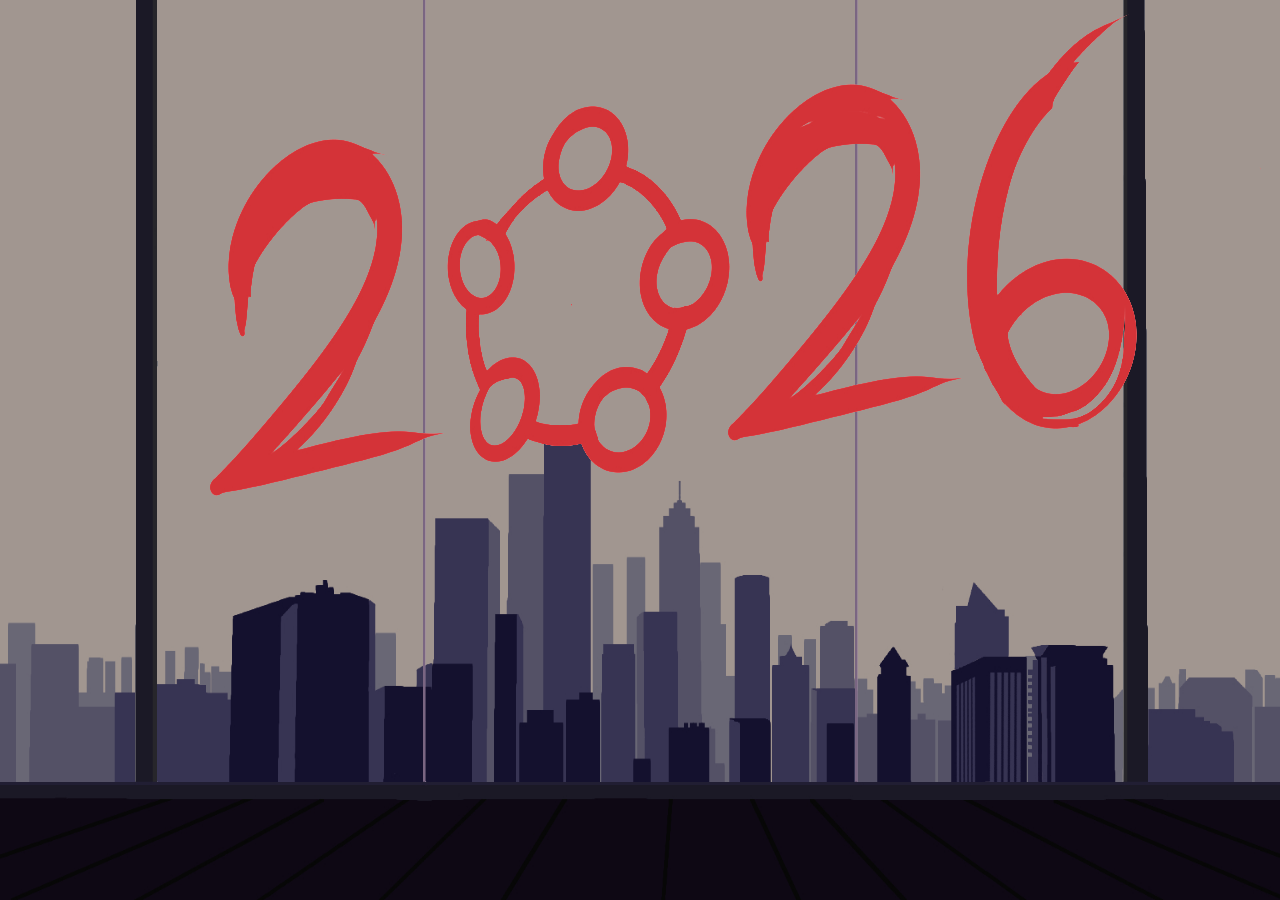
<file: main.html>
<!doctype html>
<html lang="en">
<head>
  <meta charset="utf-8">
  <meta name="viewport" content="width=device-width, initial-scale=1">
  <meta name="theme-color" content="#a29892">
  <meta name="description" content="Explore our team portfolios through 2026.">
  <title>2026 | Our portfolios</title>
  <link rel="stylesheet" href="main.css">
  <script defer src="startpage-assets/vendor/fireworks.js"></script>
  <script defer src="main.js"></script>
</head>
<body>
  <svg class="filter-definitions" aria-hidden="true" xmlns="http://www.w3.org/2000/svg">
    <defs>
      <!-- Display the white export background as clear; keep the artwork RGB. -->
      <filter id="clear-paper" color-interpolation-filters="sRGB" x="0" y="0" width="100%" height="100%">
        <feColorMatrix type="matrix" values="1 0 0 0 0  0 1 0 0 0  0 0 1 0 0  -2 -2 -2 0 4"/>
        <feComposite in2="SourceGraphic" operator="in"/>
      </filter>
    </defs>
  </svg>
  <main class="scene" id="scene" tabindex="0" aria-label="2026 celebration. Press Enter or Space to launch fireworks." data-mode="manual" data-bursts="0">
    <img class="layer buildings" src="startpage-assets/artwork/building_layer2.jpg" width="1920" height="1080" alt="" fetchpriority="high">
    <div id="fireworks" class="fireworks" aria-hidden="true"></div>
    <img class="layer glass clear-paper" src="startpage-assets/artwork/glass_layer1.jpg" width="1920" height="1080" alt="">
    <img class="layer year clear-paper" src="startpage-assets/artwork/2026_layer0.5.jpg" width="1920" height="1080" alt="2026" fetchpriority="high">
    <div class="hover-art" aria-hidden="true">
      <img class="layer clear-paper hover-state" data-state="3" src="startpage-assets/artwork/2026v3.jpg" width="1920" height="1080" alt="">
      <img class="layer clear-paper hover-state" data-state="2" src="startpage-assets/artwork/2026v2.jpg" width="1920" height="1080" alt="">
      <img class="layer clear-paper hover-state" data-state="1" src="startpage-assets/artwork/2026v1.jpg" width="1920" height="1080" alt="">
      <img class="layer clear-paper hover-state" data-state="5" src="startpage-assets/artwork/2026v5.jpg" width="1920" height="1080" alt="">
      <img class="layer clear-paper hover-state" data-state="4" src="startpage-assets/artwork/2026v4.jpg" width="1920" height="1080" alt="">
    </div>
    <nav class="portfolios" aria-label="Team portfolios">
      <a class="member" href="pavitra/index.html" data-state="2" aria-label="Pavitra Patil portfolio" title="Pavitra Patil" style="--x:45.78125%;--y:17.59259259259259%;--w:6.875%;--h:12.037037037037036%"><span class="sr-only">Pavitra Patil</span></a>
      <a class="member" href="brayan/index.html" data-state="1" aria-label="Brayan Rivas portfolio" title="Brayan Rivas" style="--x:53.4375%;--y:30.555555555555554%;--w:7.1875%;--h:12.592592592592592%"><span class="sr-only">Brayan Rivas</span></a>
      <a class="member" href="ashley/ashleywebpage.html" data-state="5" aria-label="Ashley Vital portfolio" title="Ashley Vital" style="--x:48.59375%;--y:46.85185185185185%;--w:7.083333333333334%;--h:12.037037037037036%"><span class="sr-only">Ashley Vital</span></a>
      <a class="member" href="marlen/personalwebpage.html" data-state="4" aria-label="Marlen portfolio" title="Marlen" style="--x:39.375%;--y:45.55555555555555%;--w:5.625%;--h:12.037037037037036%"><span class="sr-only">Marlen</span></a>
      <a class="member" href="mai/mai_personal_webpage.html" data-state="3" aria-label="Mai portfolio" title="Mai Le" style="--x:37.552083333333336%;--y:29.629629629629626%;--w:5.416666666666667%;--h:10.925925925925926%"><span class="sr-only">Mai Le</span></a>
    </nav>
  </main>
</body>
</html>
</file>
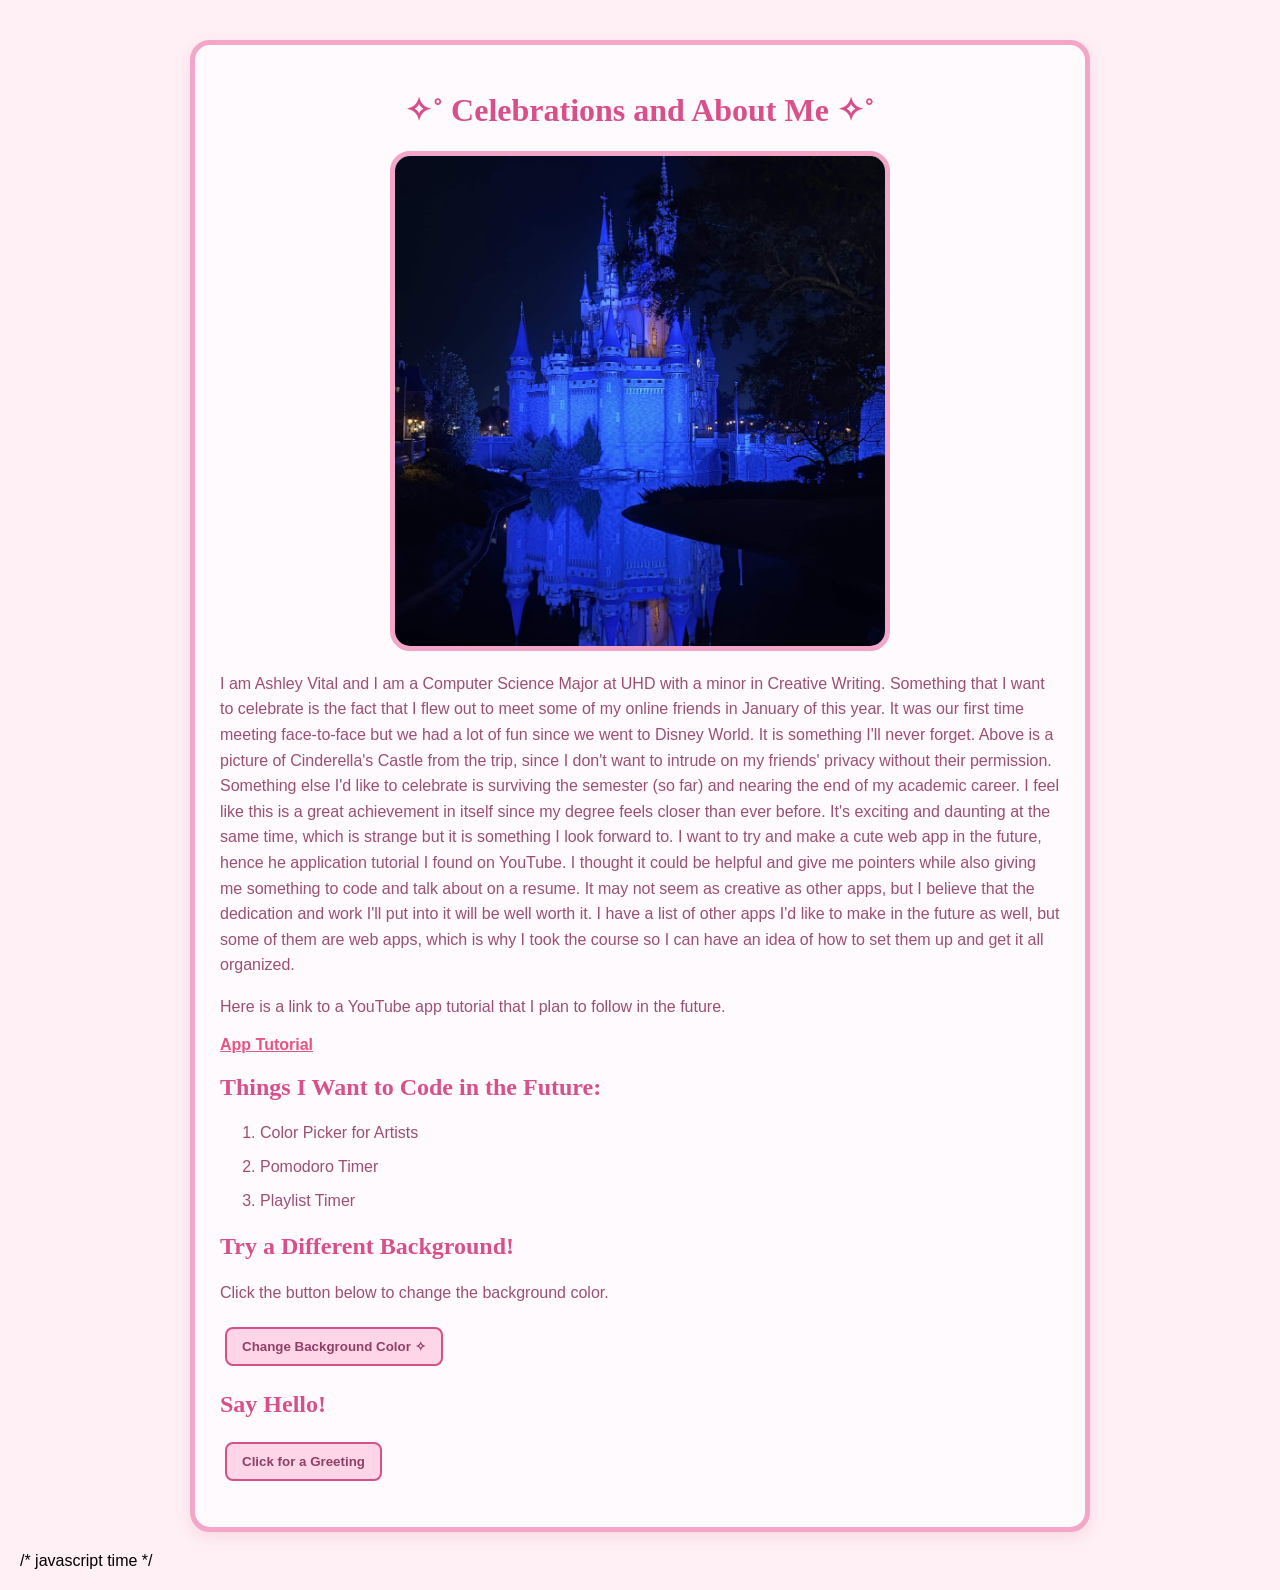
<file: ashley/ashleywebpage.html>
<!DOCTYPE html>
<html lang="en">

<head>
    <meta charset="UTF-8">
    <meta name="viewport" content="width=device-width, initial-scale=1.0">
    <title>About Me</title>


    <style>

        body {
            background-color: #fff0f5;
            font-family: Arial, sans-serif;
            margin: 0;
            padding: 20px;
            transition: background-color 0.5s ease;
        }

        .page-box {  
            max-width: 900px;
            margin: 20px auto;
            padding: 25px;
            border: 5px solid #f3a6c8;
            border-radius: 20px;
            background-color: #fffafd;
            box-sizing: border-box;
            box-shadow: 0 5px 15px rgba(217, 79, 138, 0.15);
        }

        h1 {
            color: #d94f8a;
            font-family: Georgia, serif;
            text-align: center;
            animation: titleBounce 2s infinite;
        }

        h2 {
            color: #d94f8a;
            font-family: Georgia, serif;
        }

        p, li {
            color: #9c4f72;
            line-height: 1.6;
        }

        li {
            margin: 8px 0;
        }

        a {
            color: #e75480;
            font-family: "Trebuchet MS", sans-serif;
            font-weight: bold;
        }

        a:hover {
            color: #a52a5a;
        }

        /* image styling */

        img {
            display: block;
            width: 500px;
            height: 500px;
            max-width: 100%;
            object-fit: cover;
            margin: 20px auto;
            border: 5px solid #f3a6c8;
            border-radius: 20px;
            box-sizing: border-box;
        }

        /* button styling */

        button,
        input[type="submit"],
        input[type="reset"] {
            padding: 10px 15px;
            margin: 5px;
            border: 2px solid #d94f8a;
            border-radius: 8px;
            background-color: #ffd6e7;
            color: #8f3f68;
            cursor: pointer;
            font-weight: bold;
            transition: 0.3s;
        }

        button:hover,
        input[type="submit"]:hover,
        input[type="reset"]:hover {
            background-color: #f3a6c8;
            transform: scale(1.05);
        }

        

        form {
            margin-top: 20px;
            padding: 20px;
            border: 3px solid #f3a6c8;
            border-radius: 15px;
            background-color: #fff0f5;
            box-sizing: border-box;
        }

        input[type="text"] {
            padding: 8px;
            border: 2px solid #e8a0bd;
            border-radius: 8px;
            width: 80%;
            max-width: 500px;
            box-sizing: border-box;
        }

       

        #response {
            color: #d94f8a;
            font-weight: bold;
            margin-top: 15px;
        }

        #characterCount {
            font-size: 13px;
            color: #9c4f72;
        }

        /* animation: bouncing title */

        @keyframes titleBounce {
            0%, 100% {
                transform: translateY(0);
            }

            50% {
                transform: translateY(-8px);
            }
        }

        /* sparkle cursor effect! */

        .sparkle {
            position: fixed;
            pointer-events: none;
            z-index: 9999;
            color: #f3a6c8;
            font-size: 16px;
            animation: sparkleFade 0.8s ease-out forwards;
            user-select: none;
        }

        @keyframes sparkleFade {

            0% {
                opacity: 1;
                transform: scale(0.5) rotate(0deg);
            }

            50% {
                opacity: 1;
                transform: scale(1.3) rotate(90deg);
            }

            100% {
                opacity: 0;
                transform: scale(0) rotate(180deg);
            }

        }

       

        @media screen and (max-width: 600px) {

            body {
                padding: 10px;
            }

            .page-box {
                margin: 10px auto;
                padding: 15px;
                border-width: 3px;
            }

            h1 {
                font-size: 28px;
            }

            img {
                width: 100%;
                height: auto;
            }

            input[type="text"] {
                width: 100%;
            }

        }

    </style>

</head>

<body>

<div class="page-box">


    <h1>✧˚ Celebrations and About Me ✧˚</h1>

    <img
        src="disneycastle.jpg"
        alt="Cinderella's Castle, January 2026"
    >

    <p>
        I am Ashley Vital and I am a Computer Science Major at UHD
        with a minor in Creative Writing. Something that I want to 
	celebrate is the fact that I flew out to meet some of my 
	online friends in January of this year. It was our first 
	time meeting face-to-face but we had a lot of fun since we
	went to Disney World. It is something I'll never forget.
	Above is a picture of Cinderella's Castle from the trip,
	since I don't want to intrude on my friends' privacy 
	without their permission. 

        Something else I'd like to celebrate is surviving the semester
	(so far) and nearing the end of my academic career. I feel like
	this is a great achievement in itself since my degree feels
	closer than ever before. It's exciting and daunting at the same
	time, which is strange but it is something I look forward to. 

	I want to try and make a cute web app in the future, hence 
	he application tutorial I found on YouTube. I thought it
	could be helpful and give me pointers while also giving me
	something to code and talk about on a resume.

        It may not seem as creative as other apps, but I believe that
        the dedication and work I'll put into it will be well worth
        it. I have a list of other apps I'd like to make in the future
        as well, but some of them are web apps, which is why I took
        the course so I can have an idea of how to set them up and
        get it all organized.
    </p>

    <!-- youtube tutorial link -->

    <p class="tutorial-text">
        Here is a link to a YouTube app tutorial that I plan to follow
        in the future.
    </p>

    <a
        href="https://www.youtube.com/watch?v=btxGSJ3Dh8E"
        target="_blank"
        rel="noopener noreferrer"
    >
        App Tutorial
    </a>

    <!-- ordered list -->

    <h2>Things I Want to Code in the Future:</h2>

    <ol>
        <li>Color Picker for Artists</li>
        <li>Pomodoro Timer</li>
        <li>Playlist Timer</li>
    </ol>

    <!-- bg color button -->

    <h2>Try a Different Background!</h2>

    <p>
        Click the button below to change the background color.
    </p>

    <button type="button" id="colorButton">
        Change Background Color ✧
    </button>

    <!-- greeting button -->

    <h2>Say Hello!</h2>

    <button type="button" id="greetingButton">
        Click for a Greeting
    </button>

    <p id="greeting"></p>

    
</div>


/* javascript time */

<script>

    // change the background color when the button is clicked

    const colorButton = document.getElementById("colorButton");

    const colors = [
        "#fff0f5",
        "#fce4ec",
        "#f3e5f5",
        "#e8eaf6",
        "#fff3e0"
    ];

    let colorIndex = 0;

    colorButton.addEventListener("click", function() {

        colorIndex = (colorIndex + 1) % colors.length;

        document.body.style.backgroundColor =
            colors[colorIndex];

    });


    // display a personalized greeting!

    const greetingButton =
        document.getElementById("greetingButton");

    greetingButton.addEventListener("click", function() {

        document.getElementById("greeting").textContent =
            "Hi there! Thanks for checking out my About Me and Celebrations page! ✧˚";

    });


    // create sparkles that follow the user's cursor!

    document.addEventListener("mousemove", function(event) {

        const sparkle = document.createElement("span");

        sparkle.className = "sparkle";

        // randomly choose a sparkle symbol

        const symbols = ["✧", "✦", "⋆", "˚"];

        sparkle.textContent =
            symbols[Math.floor(Math.random() * symbols.length)];

        // position sparkle where the cursor is

        sparkle.style.left = event.clientX + "px";

        sparkle.style.top = event.clientY + "px";

        // add sparkle to the page.

        document.body.appendChild(sparkle);

        // remove sparkle after animation finishes

        setTimeout(function() {

            sparkle.remove();

        }, 800);

    });

</script>

</body>

</html>
</file>
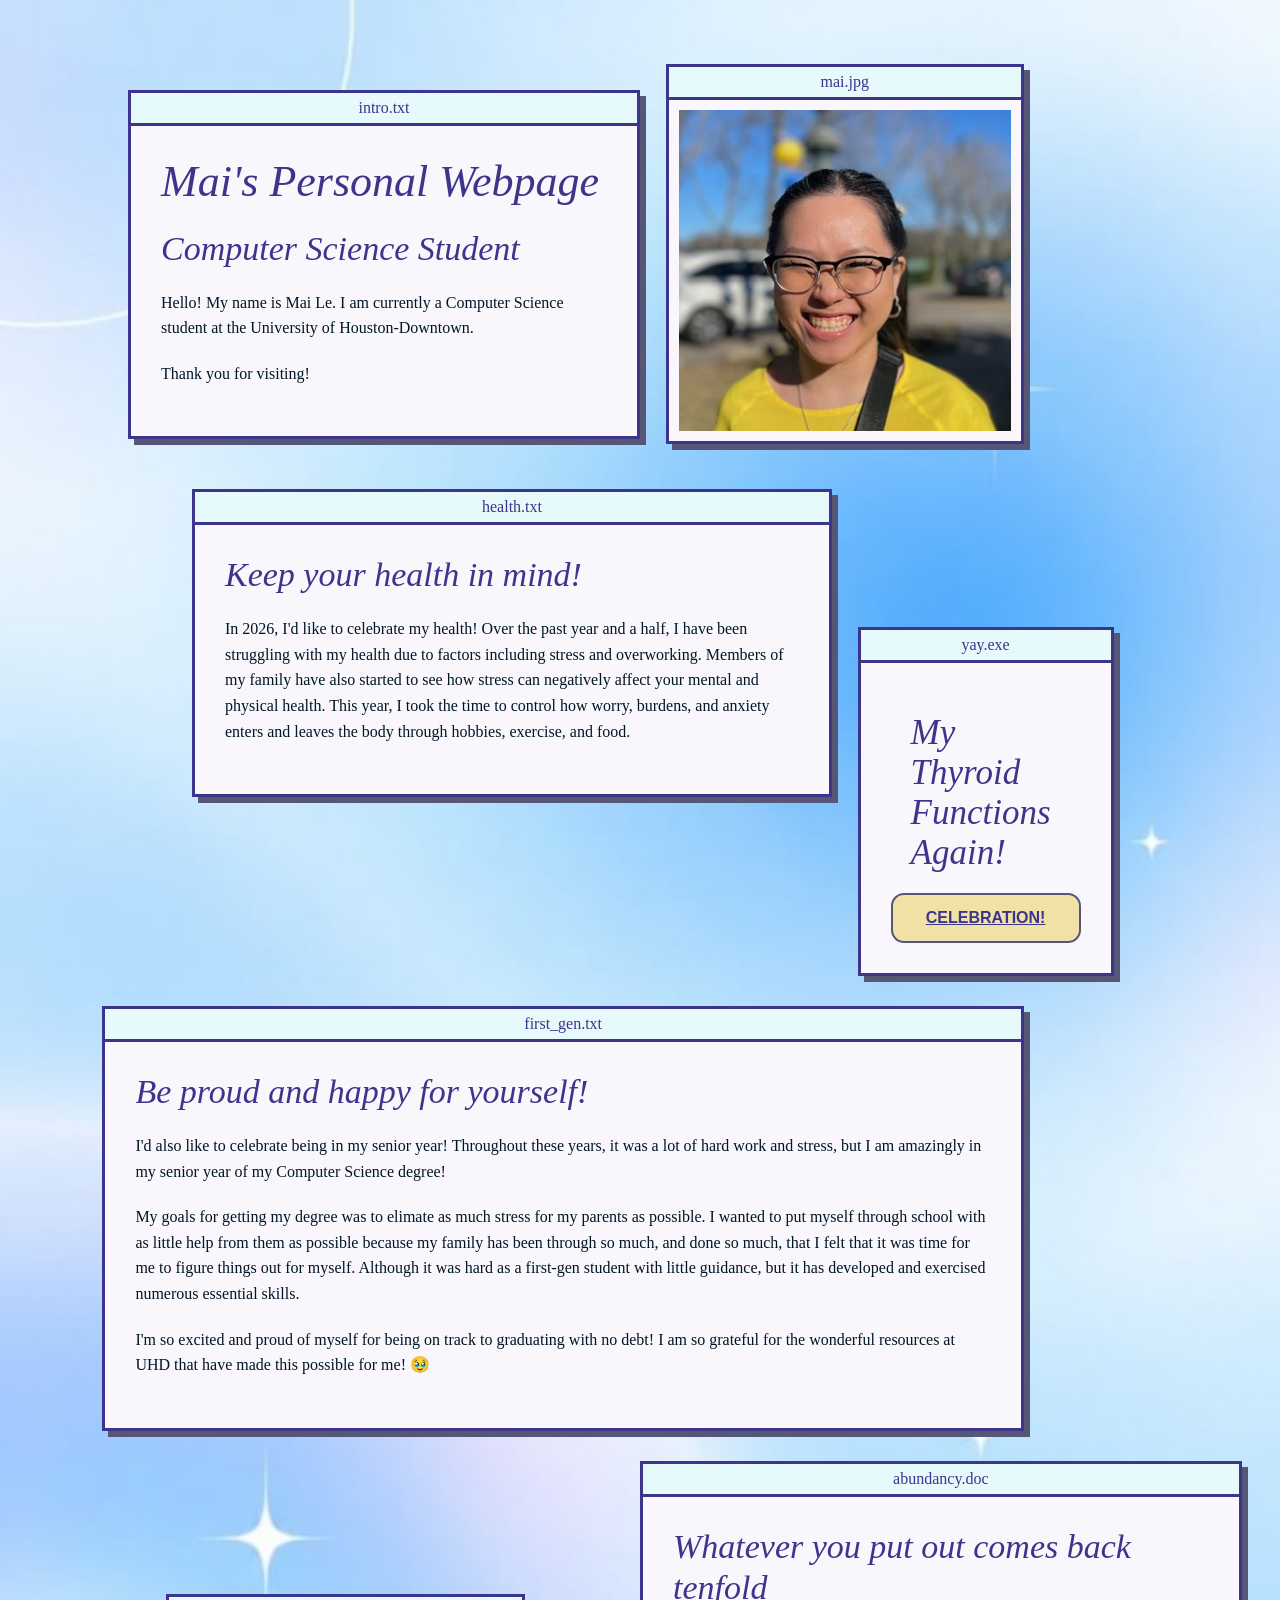
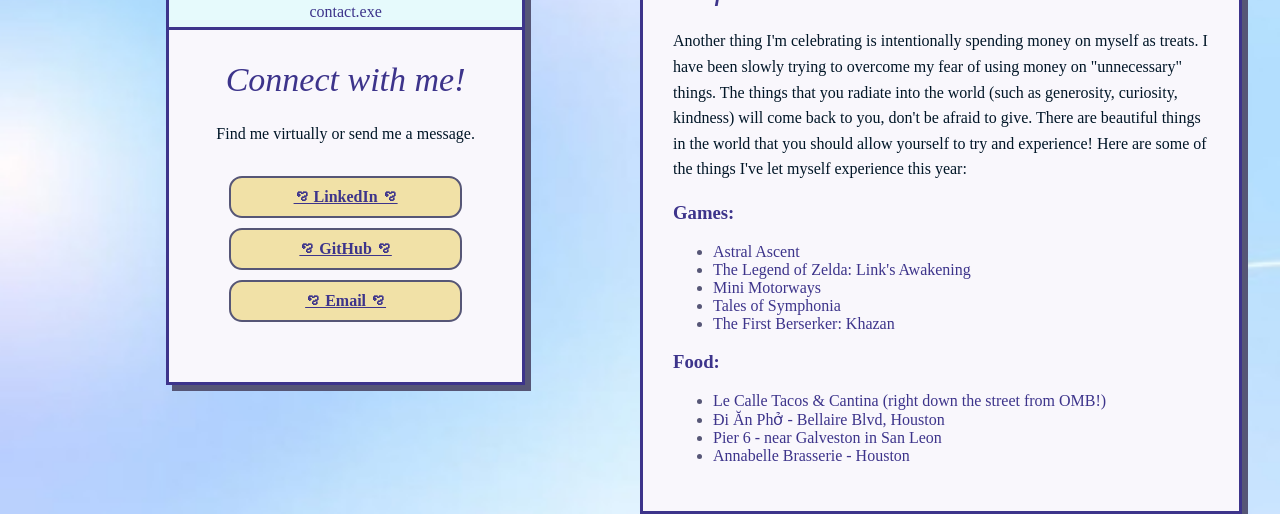
<file: mai/mai_personal_webpage.html>
<!DOCTYPE html>

<html>
	<head>
		<meta charset = "utf-8">
		<meta name="viewport" content="width=device-width, initial=scale=1">
		<title>Mai's Personal Webpage</title>
		<link rel="stylesheet" href="mai_css.css">
		<script src="mai_js.js" defer></script>
	</head>
	
	<body>
		<div class="window intro">
			<div class="titlebar">intro.txt</div>

			<div class="content">
				<h1>Mai's Personal Webpage</h1>	
				<h2>Computer Science Student</h2>

				<p>Hello! My name is Mai Le. I am currently a Computer Science student at the University of Houston-Downtown.</p> 
				<p>Thank you for visiting!</p>
			</div>
		</div>

		<div class="window photo">
			<div class="titlebar">mai.jpg</div>
			<img src="mai1.jpg" alt="mai smiling in a yellow ao dai">
		</div>

		<div class="window celebration-intro">
			<div class="titlebar">health.txt</div>
			<div class="content">
				<h2>Keep your health in mind!</h2>
				<p>
					In 2026, I'd like to celebrate my health! Over the past year and a half, I have been struggling with my health
					due to factors including stress and overworking. Members of my family have also started to see how stress
					can negatively affect your mental and physical health. This year, I took the time to control how worry, burdens, and anxiety
					enters and leaves the body through hobbies, exercise, and food.
				</p>
			</div>
		</div>

		<!-- YAY celebration button -->
		<div class="window celebration-yay">
			<div class="titlebar">yay.exe</div>
			<div class="content">
				<div class="yay-button-title">My Thyroid Functions Again!</div>
				<button type="button" id="confetti-btn">CELEBRATION!</button>
			</div>
		</div>

		<div class="window first-gen">
			<div class="titlebar">first_gen.txt</div>
			<div class="content">
				<h2>Be proud and happy for yourself!</h2>
				<p>
					I'd also like to celebrate being in my senior year! Throughout these years, it was a lot of hard work and stress, but I am amazingly in my senior year of my Computer Science degree!
				</p>
				<p>
					My goals for getting my degree was to elimate as much stress for my parents as possible. I wanted to put myself through school with as little help from them as possible because my family has been through so much, and done so much, that I felt that it was time for me to figure things out for myself. Although it was hard as a first-gen student with little guidance, but it has developed and exercised numerous essential skills. 
				</p>
				<p>I'm so excited and proud of myself for being on track to graduating with no debt! I am so grateful for the wonderful resources at UHD that have made this possible for me! 🥹 </p>
			</div>
		</div>
		
		<div class="window experience">
			<div class="titlebar">abundancy.doc</div>
			<div class="content">
				<h2>Whatever you put out comes back tenfold</h2>
				<p>
					Another thing I'm celebrating is intentionally spending money on myself as treats. I have been slowly trying to overcome my fear of using money on "unnecessary" things. The things that you radiate into the world (such as generosity, curiosity, kindness) will come back to you, don't be afraid to give. There are beautiful things in the world that you should allow yourself to try and experience! Here are some of the things I've let myself experience this year:
				</p>
				
				<h3>Games:</h3>
				<ul>
					<li>Astral Ascent</li>
					<li>The Legend of Zelda: Link's Awakening</li>
					<li>Mini Motorways</li>
					<li>Tales of Symphonia</li>
					<li>The First Berserker: Khazan</li>
				</ul>
				<h3>Food:</h3>
				<ul>
					<li>Le Calle Tacos & Cantina (right down the street from OMB!)</li>
					<li>Đi Ăn Phở - Bellaire Blvd, Houston</li>
					<li>Pier 6 - near Galveston in San Leon</li>
					<li>Annabelle Brasserie - Houston</li>
				</ul>
			</div>
		</div>

		<div class="window contact">
			<div class="titlebar">contact.exe</div>
			<div class="content">
				<h2>Connect with me!</h2>
				<p>Find me virtually or send me a message.</p>

				<div class="contact-buttons">
					<a class="contact-btn">ꨄ︎ LinkedIn ꨄ︎</a>
					<a class="contact-btn">ꨄ︎ GitHub ꨄ︎</a>
					<a class="contact-btn">ꨄ︎ Email ꨄ︎</a>
				</div>
			</div>
		</div>

	</body>


</html>
</file>
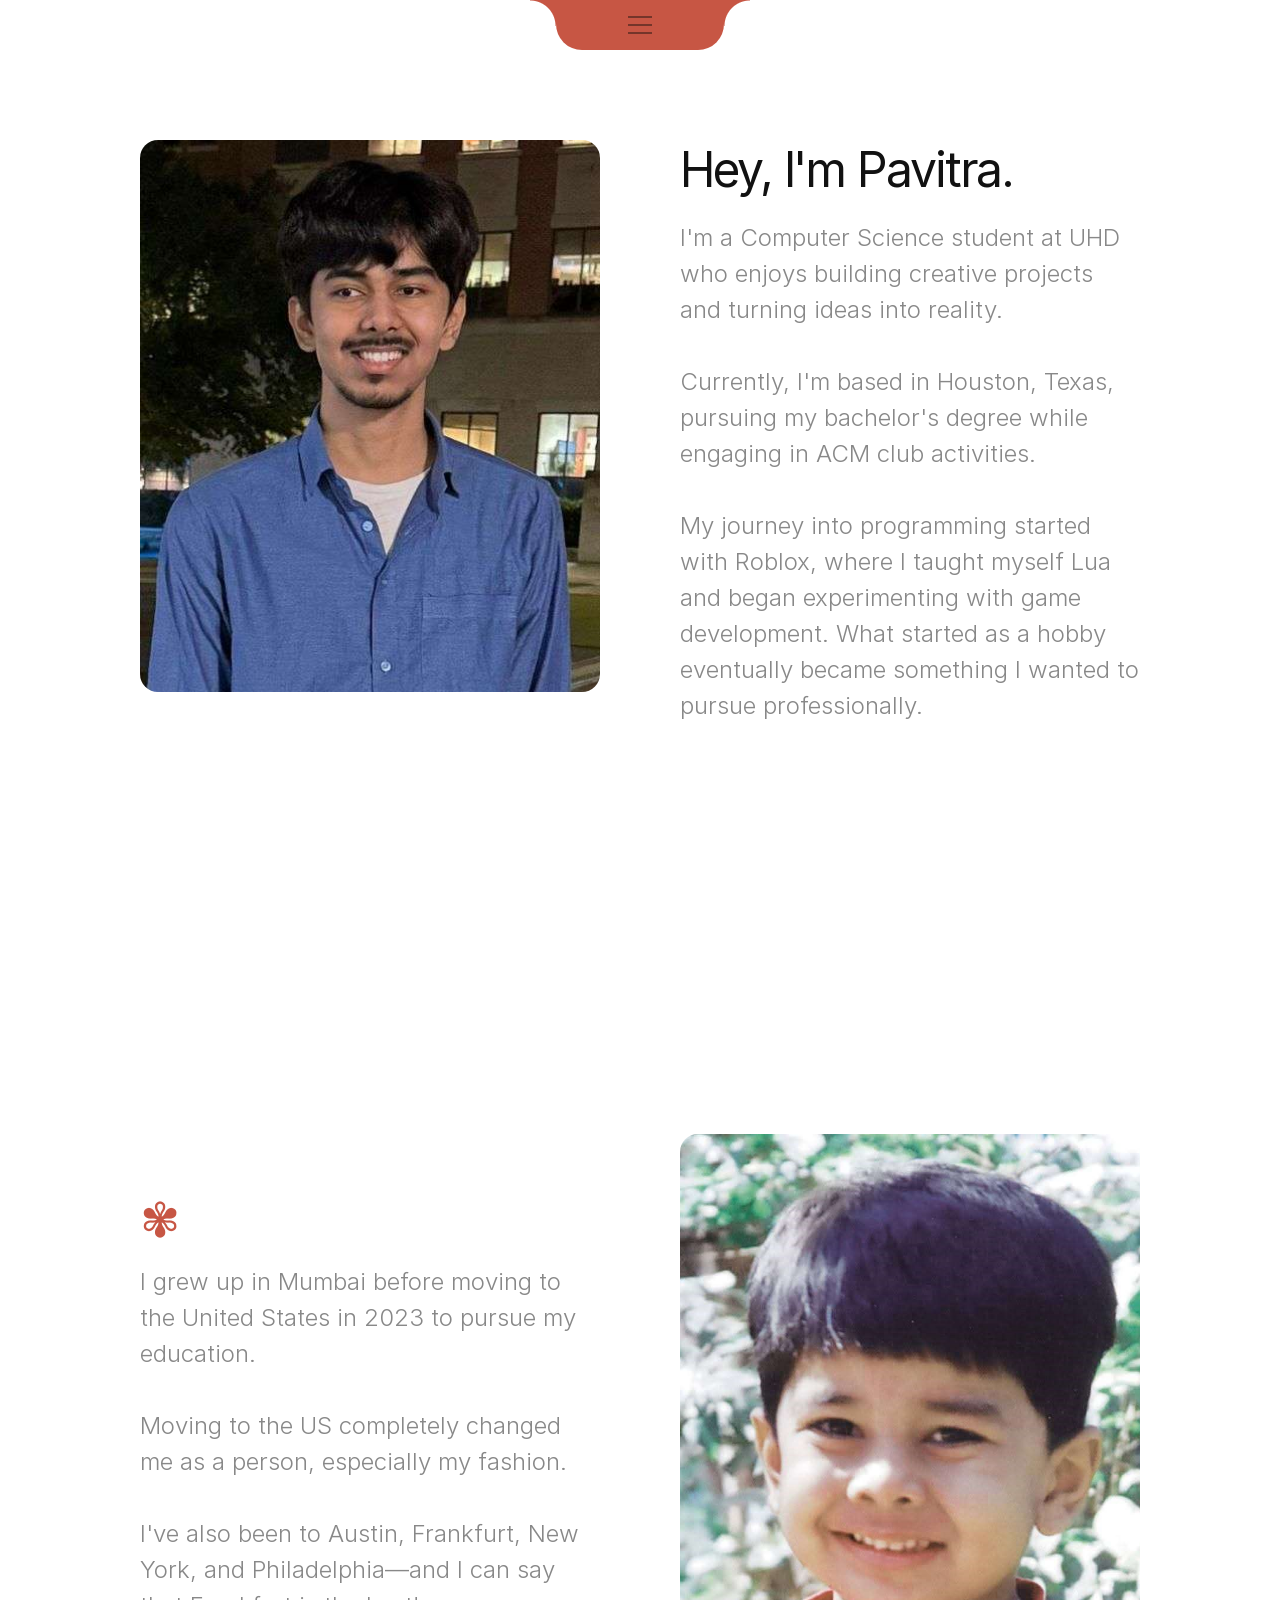
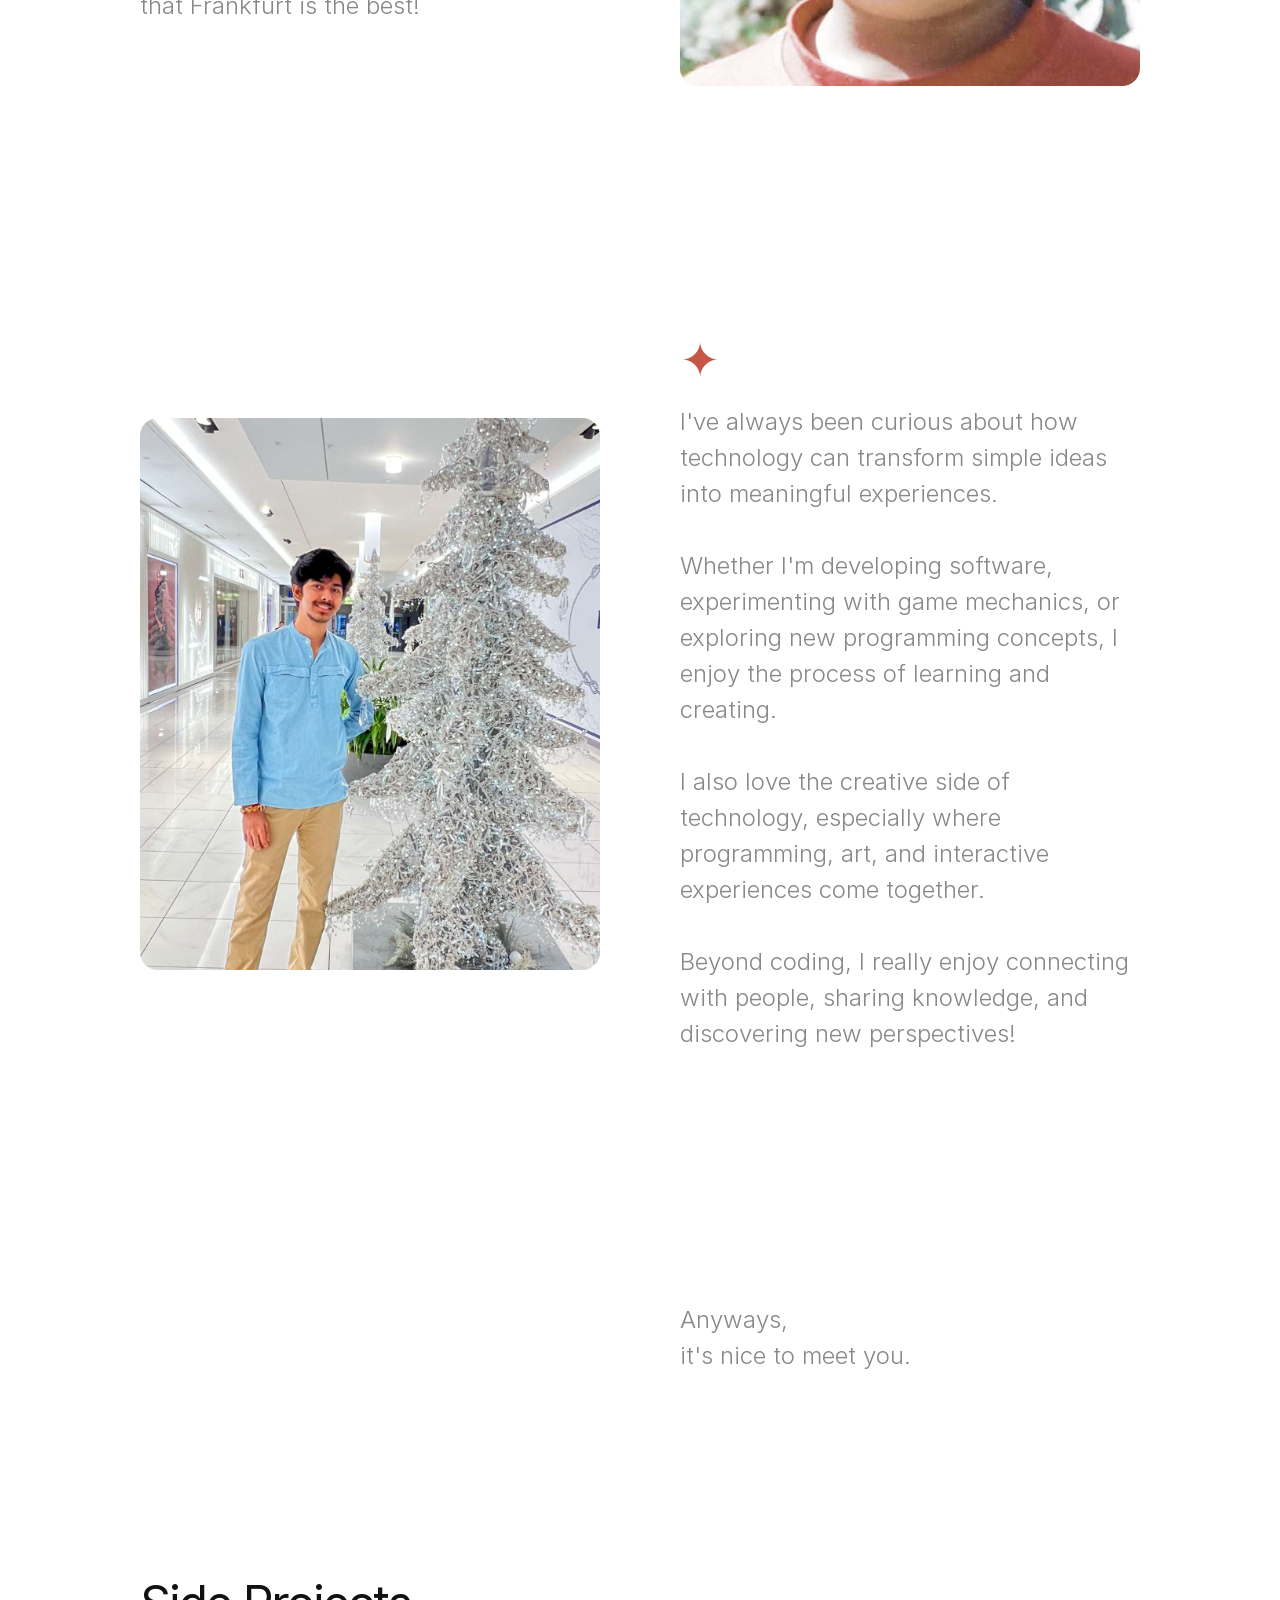
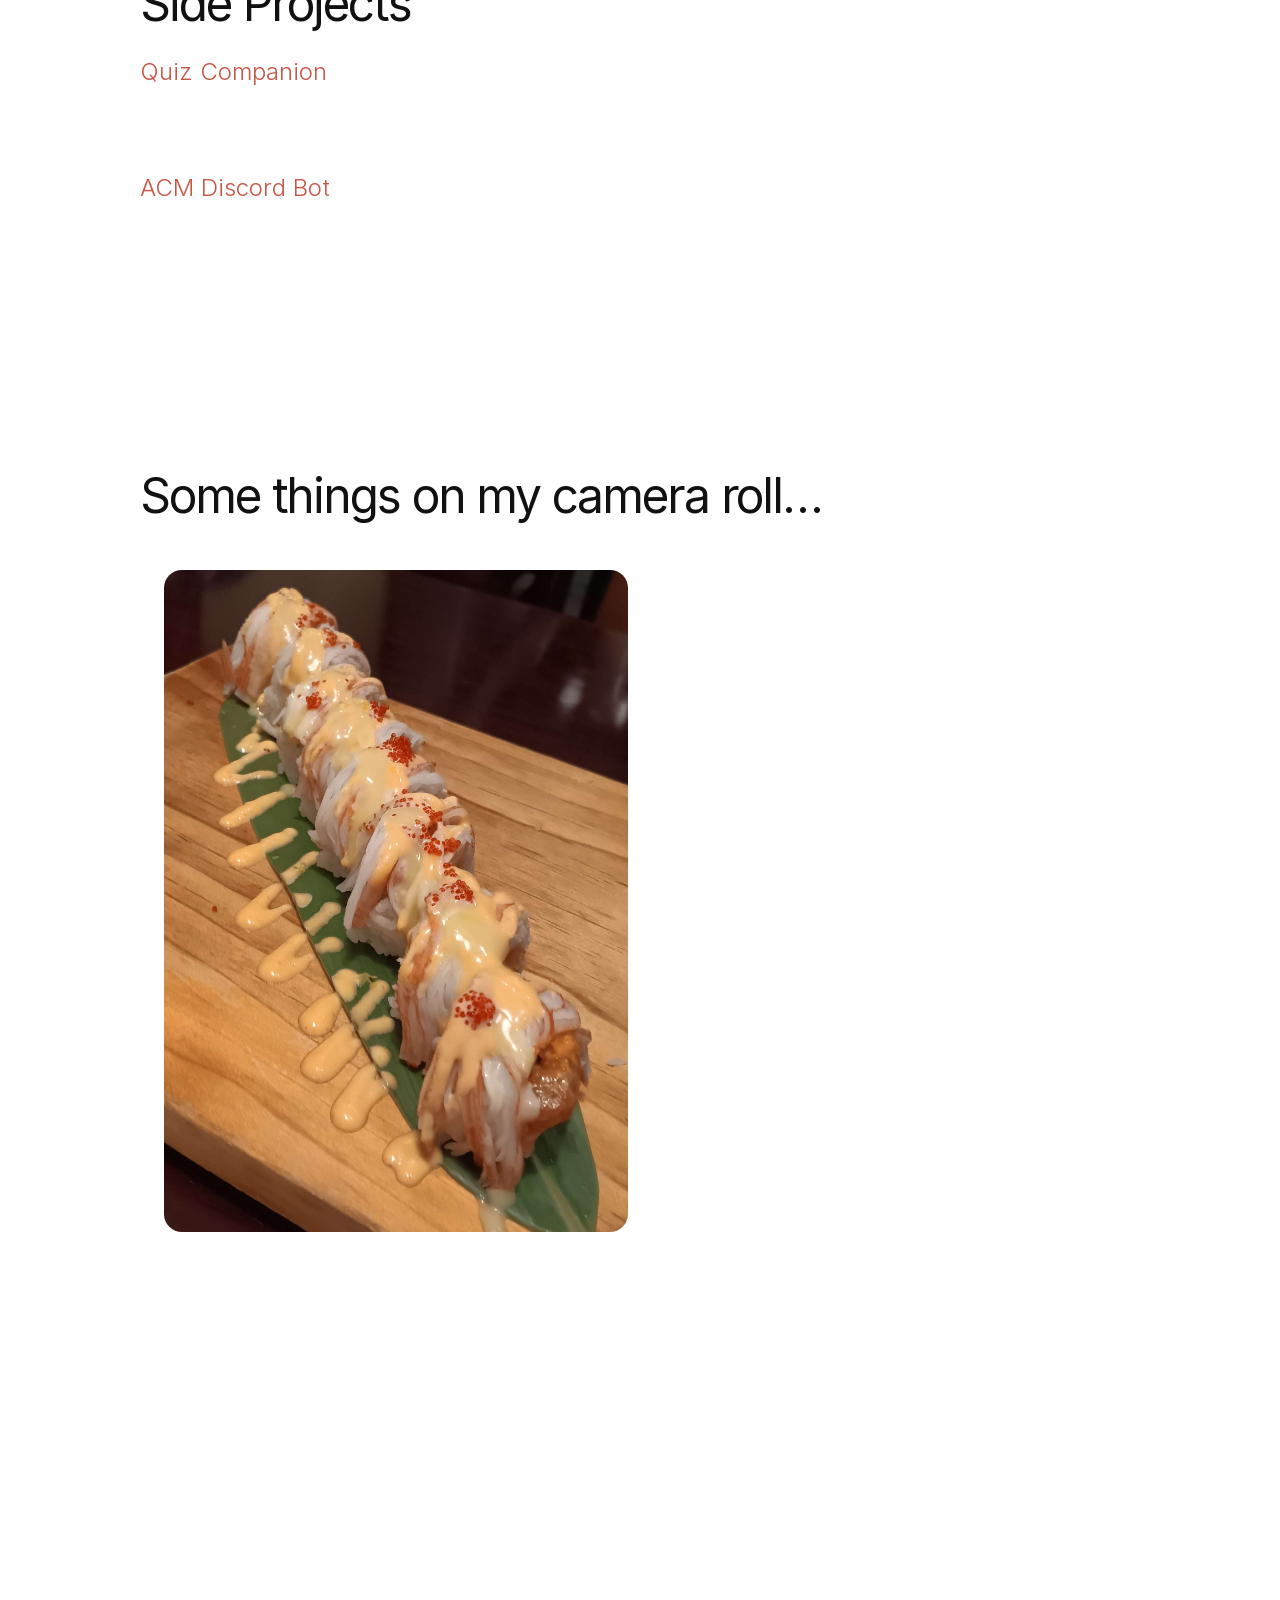
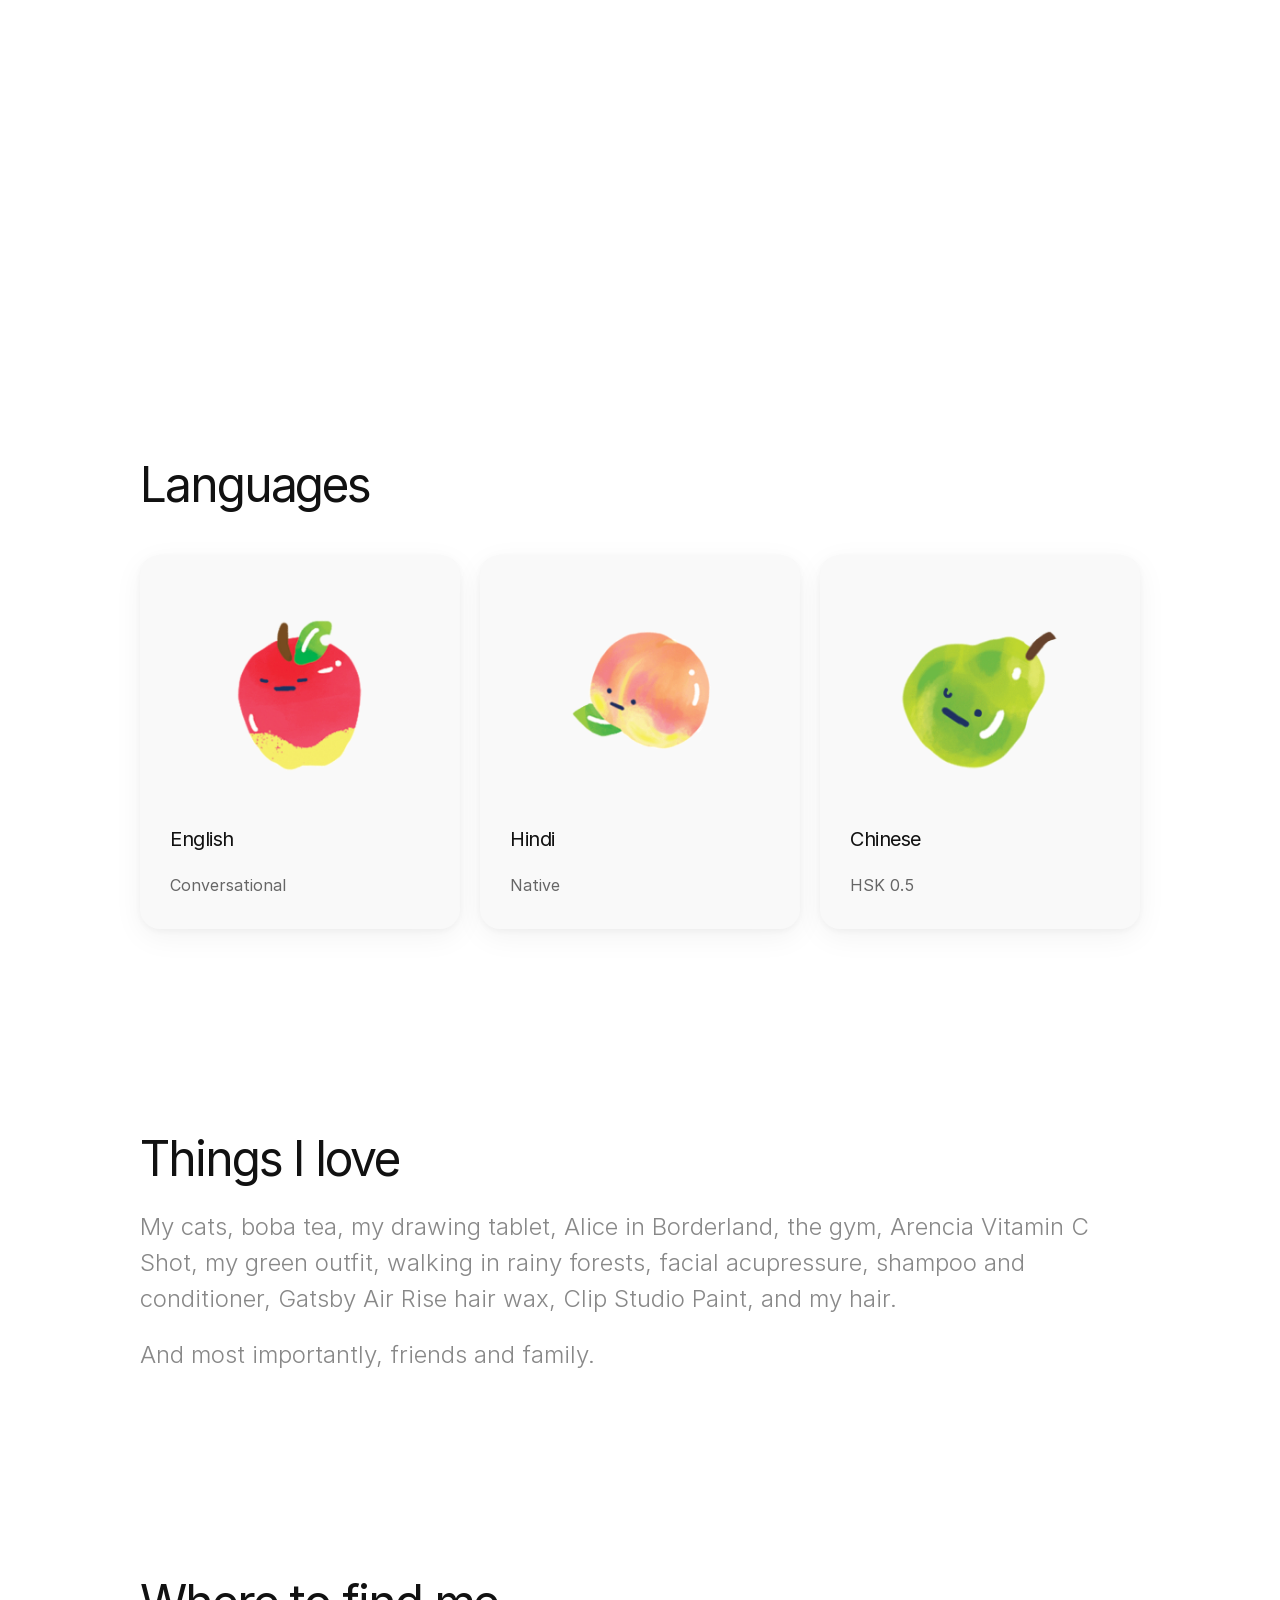
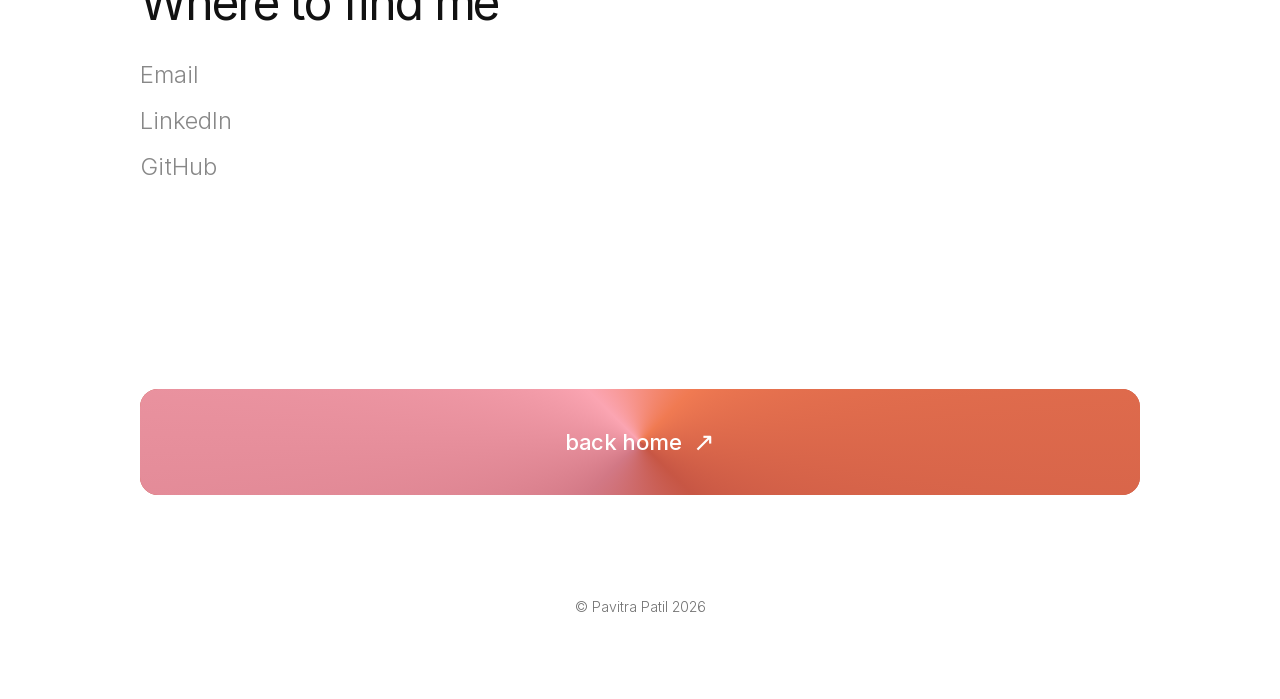
<file: pavitra/about.html>
<!doctype html>
<html lang="en">
<head>
  <meta charset="utf-8">
  <meta name="viewport" content="width=device-width, initial-scale=1">
  <title>About | Pavitra Patil</title>
  <meta name="description" content="Meet Pavitra Patil, a Computer Science student at UHD, based in Houston, Texas.">
  <link rel="stylesheet" href="styles.css">
  <script defer src="about.js"></script>
</head>
<body class="about-page">
  <details class="about-menu">
    <summary aria-label="Open navigation menu"><span class="menu-bars" aria-hidden="true"></span></summary>
    <nav aria-label="Main navigation">
      <a href="index.html">Portfolio</a>
      <a href="about.html" aria-current="page">About</a>
      <a href="gallery.html">Art Gallery</a>
      <a href="mailto:pavitrapatil333@gmail.com">Say hello ↗</a>
    </nav>
  </details>
  <main class="about-content">
    <section class="about-row" aria-labelledby="intro-title">
      <img class="about-visual" src="assets/about-profile.jpg" width="457" height="750" alt="Pavitra wearing a blue shirt" fetchpriority="high">
      <div class="about-copy">
        <h1 id="intro-title">Hey, I'm Pavitra.</h1>
        <p>I'm a Computer Science student at UHD who enjoys building creative projects and turning ideas into reality.</p>
        <p>Currently, I'm based in Houston, Texas, pursuing my bachelor's degree while engaging in ACM club activities.</p>
        <p>My journey into programming started with Roblox, where I taught myself Lua and began experimenting with game development. What started as a hobby eventually became something I wanted to pursue professionally.</p>
      </div>
    </section>
    <section class="about-row reverse" aria-label="From Mumbai to Houston">
      <img class="about-visual" src="assets/about-childhood.jpg?v=2" width="1081" height="932" alt="Pavitra as a child" loading="lazy" decoding="async">
      <div class="about-copy">
        <span class="story-icon" aria-hidden="true">✾</span>
        <p>I grew up in Mumbai before moving to the United States in 2023 to pursue my education.</p>
        <p>Moving to the US completely changed me as a person, especially my fashion.</p>
        <p>I've also been to Austin, Frankfurt, New York, and Philadelphia—and I can say that Frankfurt is the best!</p>
      </div>
    </section>
    <section class="about-row" aria-label="Creativity and curiosity">
      <img class="about-visual" src="assets/about-third.jpg" width="1172" height="1981" alt="Pavitra standing beside a silver decorated tree" loading="lazy" decoding="async">
      <div class="about-copy">
        <span class="story-icon" aria-hidden="true">✦</span>
        <p>I've always been curious about how technology can transform simple ideas into meaningful experiences.</p>
        <p>Whether I'm developing software, experimenting with game mechanics, or exploring new programming concepts, I enjoy the process of learning and creating.</p>
        <p>I also love the creative side of technology, especially where programming, art, and interactive experiences come together.</p>
        <p>Beyond coding, I really enjoy connecting with people, sharing knowledge, and discovering new perspectives!</p>
      </div>
    </section>
    <p class="about-signoff">Anyways,<br>it's nice to meet you.</p>
    <section class="about-section" aria-labelledby="side-title">
      <h2 id="side-title">Side Projects</h2>
      <div class="side-projects"><article><h3>Quiz Companion</h3></article><article><h3>ACM Discord Bot</h3></article></div>
    </section>
    <section class="about-section" aria-labelledby="camera-title">
      <h2 id="camera-title">Some things on my camera roll…</h2>
      <div class="camera-roll" aria-label="Photos from my camera roll">
        <div class="camera-column">
          <img class="camera-photo" src="assets/camera-sushi.jpg" width="1675" height="2389" alt="Sushi rolls on a wooden serving board" loading="lazy" decoding="async">
          <img class="camera-photo" src="assets/camera-mural.jpg" width="4624" height="3468" alt="Colorful painted brick installation with pink lighting" loading="lazy" decoding="async">
        </div>
        <div class="camera-column">
          <img class="camera-photo" src="assets/camera-museum.jpg" width="3468" height="4624" alt="Geometric artwork and colorful sculptures in a museum gallery" loading="lazy" decoding="async">
          <img class="camera-photo" src="assets/camera-peacock.jpg" width="6120" height="8160" alt="A detailed peacock artwork with sparkling decorations" loading="lazy" decoding="async">
        </div>
      </div>
    </section>
    <section class="about-section" aria-labelledby="languages-title">
      <h2 id="languages-title">Languages</h2>
      <div class="language-cards">
        <article class="language-card"><picture><source media="(prefers-reduced-motion: reduce)" srcset="assets/language-english-still.gif"><img class="language-art" src="assets/language-english.gif" width="260" height="220" alt=""></picture><div><h3>English</h3><p>Conversational</p></div></article>
        <article class="language-card"><picture><source media="(prefers-reduced-motion: reduce)" srcset="assets/language-hindi-still.gif"><img class="language-art" src="assets/language-hindi.gif" width="260" height="220" alt=""></picture><div><h3>Hindi</h3><p>Native</p></div></article>
        <article class="language-card"><picture><source media="(prefers-reduced-motion: reduce)" srcset="assets/language-chinese-still.gif"><img class="language-art" src="assets/language-chinese.gif" width="260" height="220" alt=""></picture><div><h3>Chinese</h3><p>HSK 0.5</p></div></article>
      </div>
    </section>
    <section class="about-section" aria-labelledby="loves-title">
      <h2 id="loves-title">Things I love</h2>
      <p class="loves-list">My cats, boba tea, my drawing tablet, <cite>Alice in Borderland</cite>, the gym, Arencia Vitamin C Shot, my green outfit, walking in rainy forests, facial acupressure, shampoo and conditioner, Gatsby Air Rise hair wax, Clip Studio Paint, and my hair.</p>
      <p class="loves-list"><strong>And most importantly, friends and family.</strong></p>
    </section>
    <section class="about-section" aria-labelledby="contact-title">
      <h2 id="contact-title">Where to find me</h2>
      <div class="about-contact">
        <a href="mailto:pavitrapatil333@gmail.com">Email</a>
        <a href="https://www.linkedin.com/in/pavipatil/" target="_blank" rel="noopener noreferrer">LinkedIn</a>
        <a href="https://github.com/Pavi21P" target="_blank" rel="noopener noreferrer">GitHub</a>
      </div>
    </section>
  </main>
  <footer class="about-footer"><a class="back-home" href="index.html">back home <span aria-hidden="true">↗</span></a><p>© Pavitra Patil 2026</p></footer>
</body>
</html>
</file>
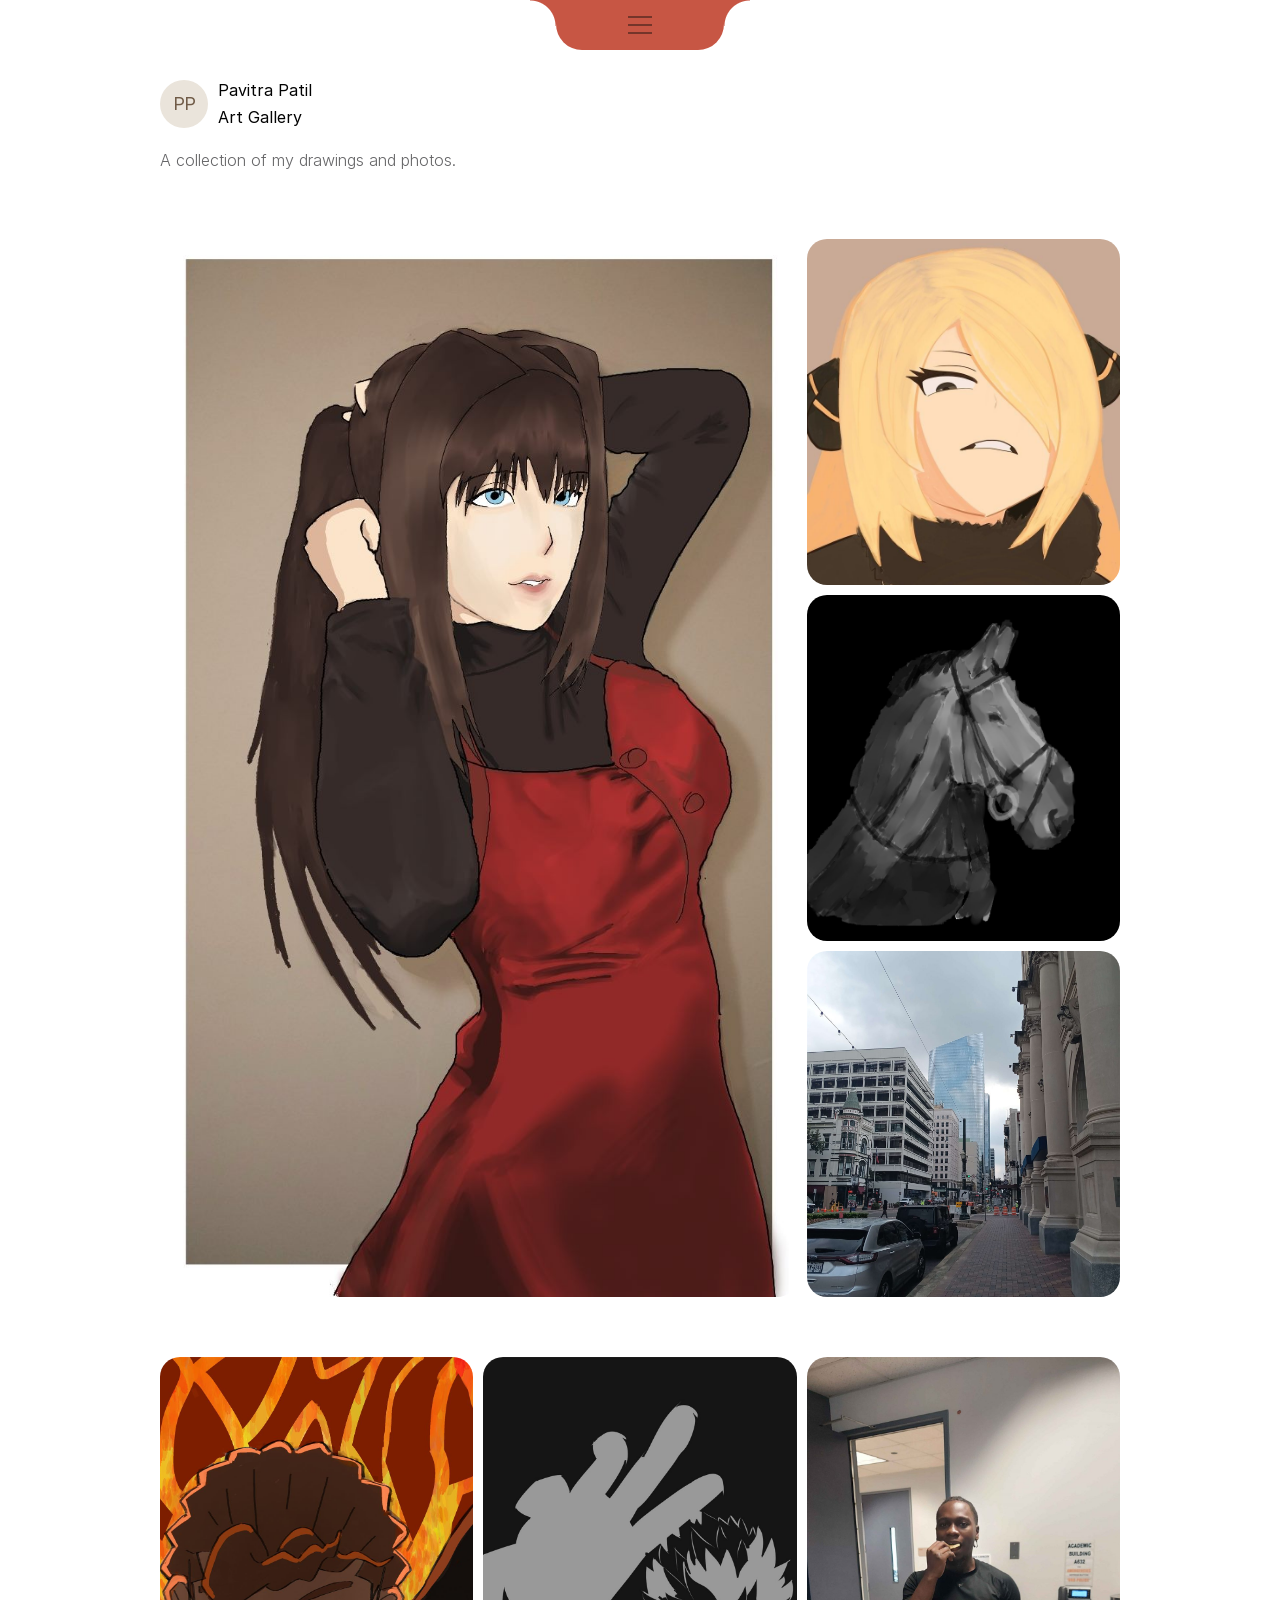
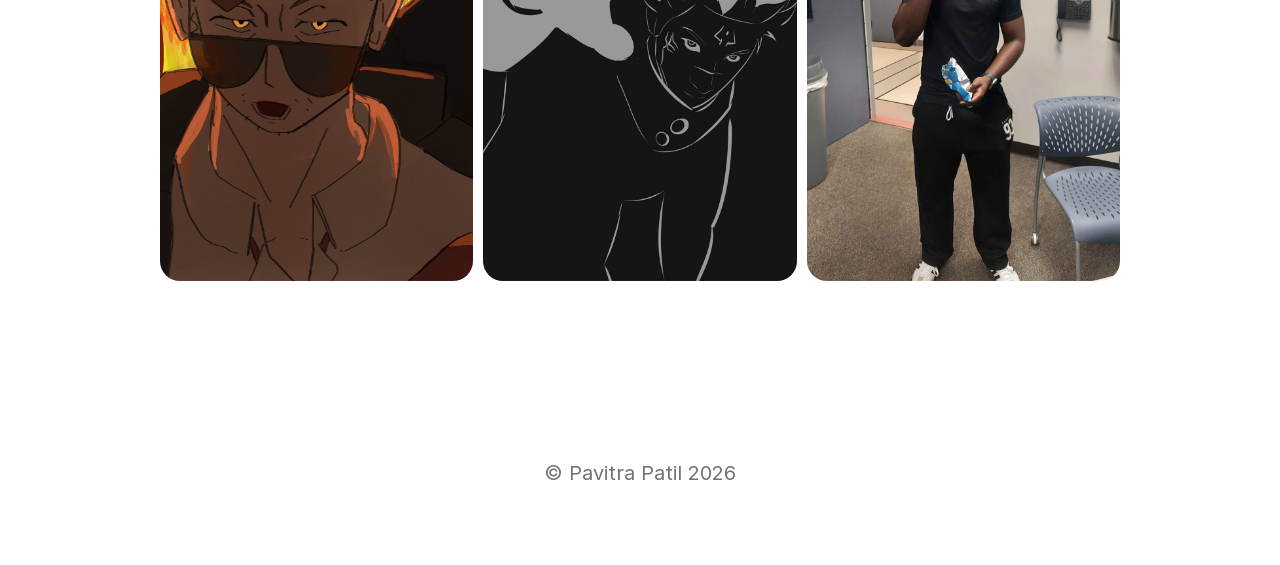
<file: pavitra/gallery.html>
<!doctype html>
<html lang="en">
<head>
  <meta charset="utf-8">
  <meta name="viewport" content="width=device-width, initial-scale=1">
  <title>Art Gallery | Pavitra Patil</title>
  <meta name="description" content="Pavitra Patil's art gallery: digital drawings and photography.">
  <link rel="stylesheet" href="styles.css">
</head>
<body class="about-page gallery-page">
  <details class="about-menu">
    <summary aria-label="Open navigation menu"><span class="menu-bars" aria-hidden="true"></span></summary>
    <nav aria-label="Main navigation">
      <a href="index.html">Portfolio</a>
      <a href="about.html">About</a>
      <a href="gallery.html" aria-current="page">Art Gallery</a>
      <a href="mailto:pavitrapatil333@gmail.com">Say hello ↗</a>
    </nav>
  </details>
  <main class="gallery-content">
    <header class="gallery-heading">
      <div class="gallery-profile">
        <span class="gallery-avatar" aria-hidden="true">PP</span>
        <div><p class="gallery-name">Pavitra Patil</p><h1>Art Gallery</h1></div>
      </div>
      <p class="gallery-intro">A collection of my drawings and photos.</p>
    </header>
    <div class="gallery-collection">
      <section class="art-group art-tall-feature" aria-label="Featured artwork">
        <figure class="art-slot art-tall-main"><img src="assets/gallery-red-dress.jpg" width="875" height="1472" alt="Digital painting of a woman with long brown hair in a black turtleneck and red pinafore dress, hands behind her head"></figure>
        <figure class="art-slot art-tall-detail"><img src="assets/gallery-blonde.jpg" width="724" height="815" alt="Digital drawing of a blonde-haired character with black hair ornaments and a fur collar"></figure>
        <figure class="art-slot art-tall-detail"><img src="assets/gallery-horse.jpg" width="1453" height="1573" alt="Grayscale digital painting of a horse's head wearing a bridle, on a black background"></figure>
        <figure class="art-slot art-tall-detail"><img src="assets/gallery-downtown.jpg" width="1200" height="1600" alt="Photo of a downtown Houston street with a glass skyscraper between older buildings and stone columns"></figure>
      </section>
      <section class="art-group art-portraits" aria-label="More artwork">
        <figure class="art-slot"><img src="assets/gallery-fire.jpg" width="1127" height="1600" loading="lazy" alt="Digital drawing of a man in sunglasses peering over the lenses, in front of a background of flames"></figure>
        <figure class="art-slot"><img src="assets/gallery-silhouette.jpg" width="1106" height="1600" loading="lazy" alt="Gray-on-black line drawing of a character reaching a hand toward the viewer"></figure>
        <figure class="art-slot"><img src="assets/gallery-classroom.jpg" width="1200" height="1600" loading="lazy" alt="Photo of a friend eating chips in a university classroom"></figure>
      </section>
    </div>
  </main>
  <footer class="about-footer gallery-footer">
    <p>© Pavitra Patil 2026</p>
  </footer>
</body>
</html>
</file>
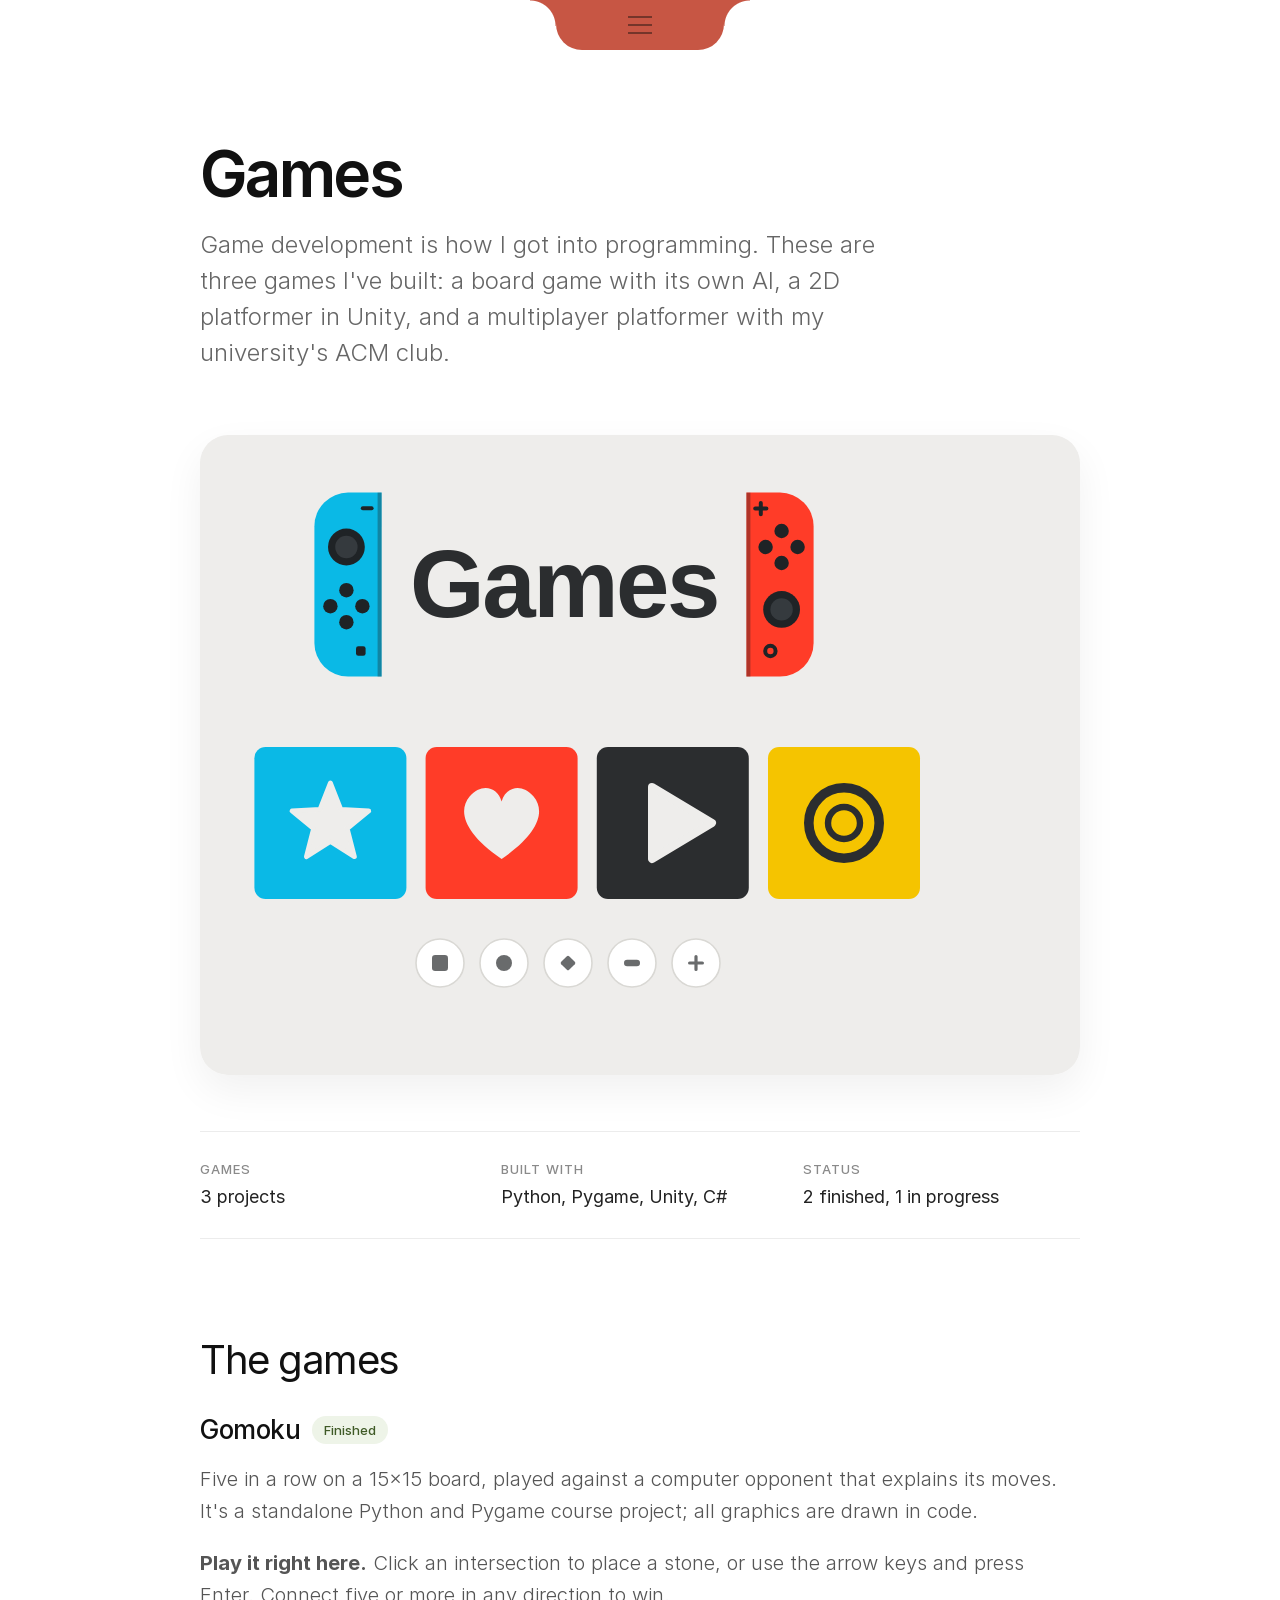
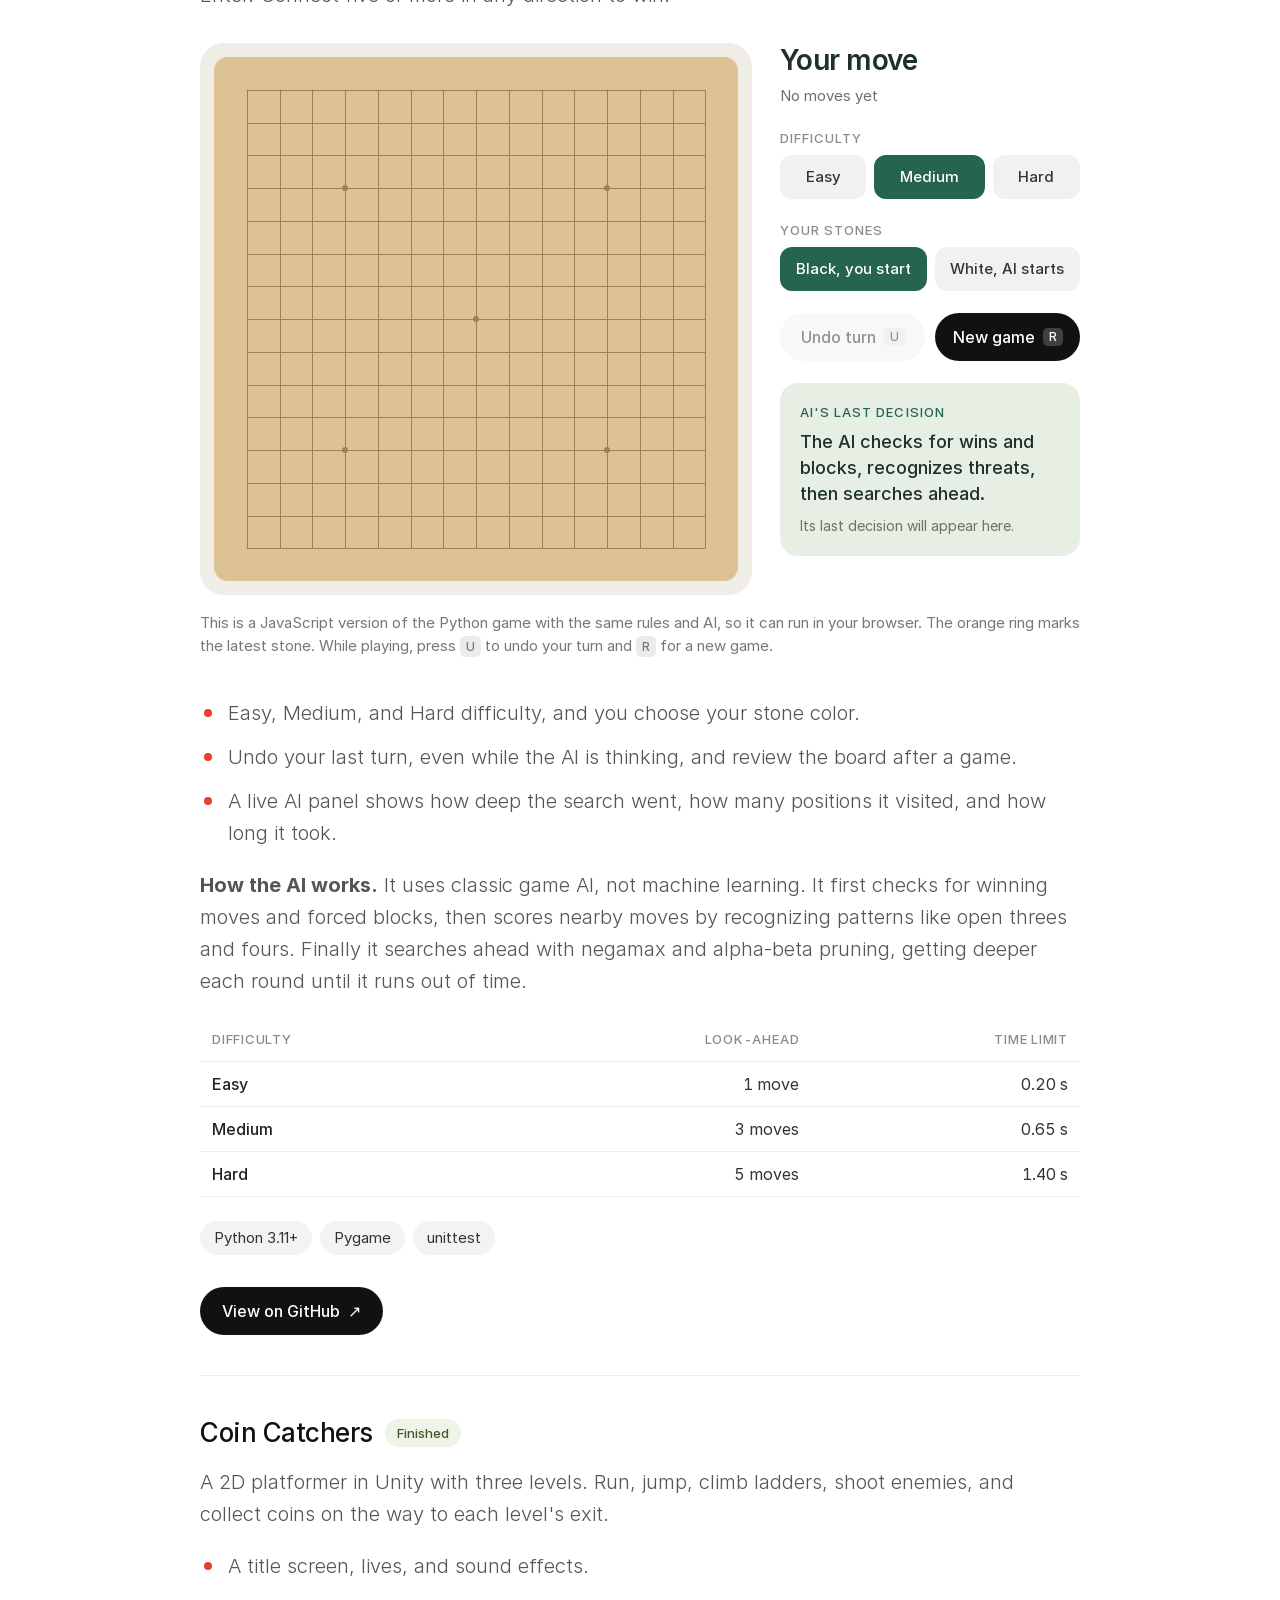
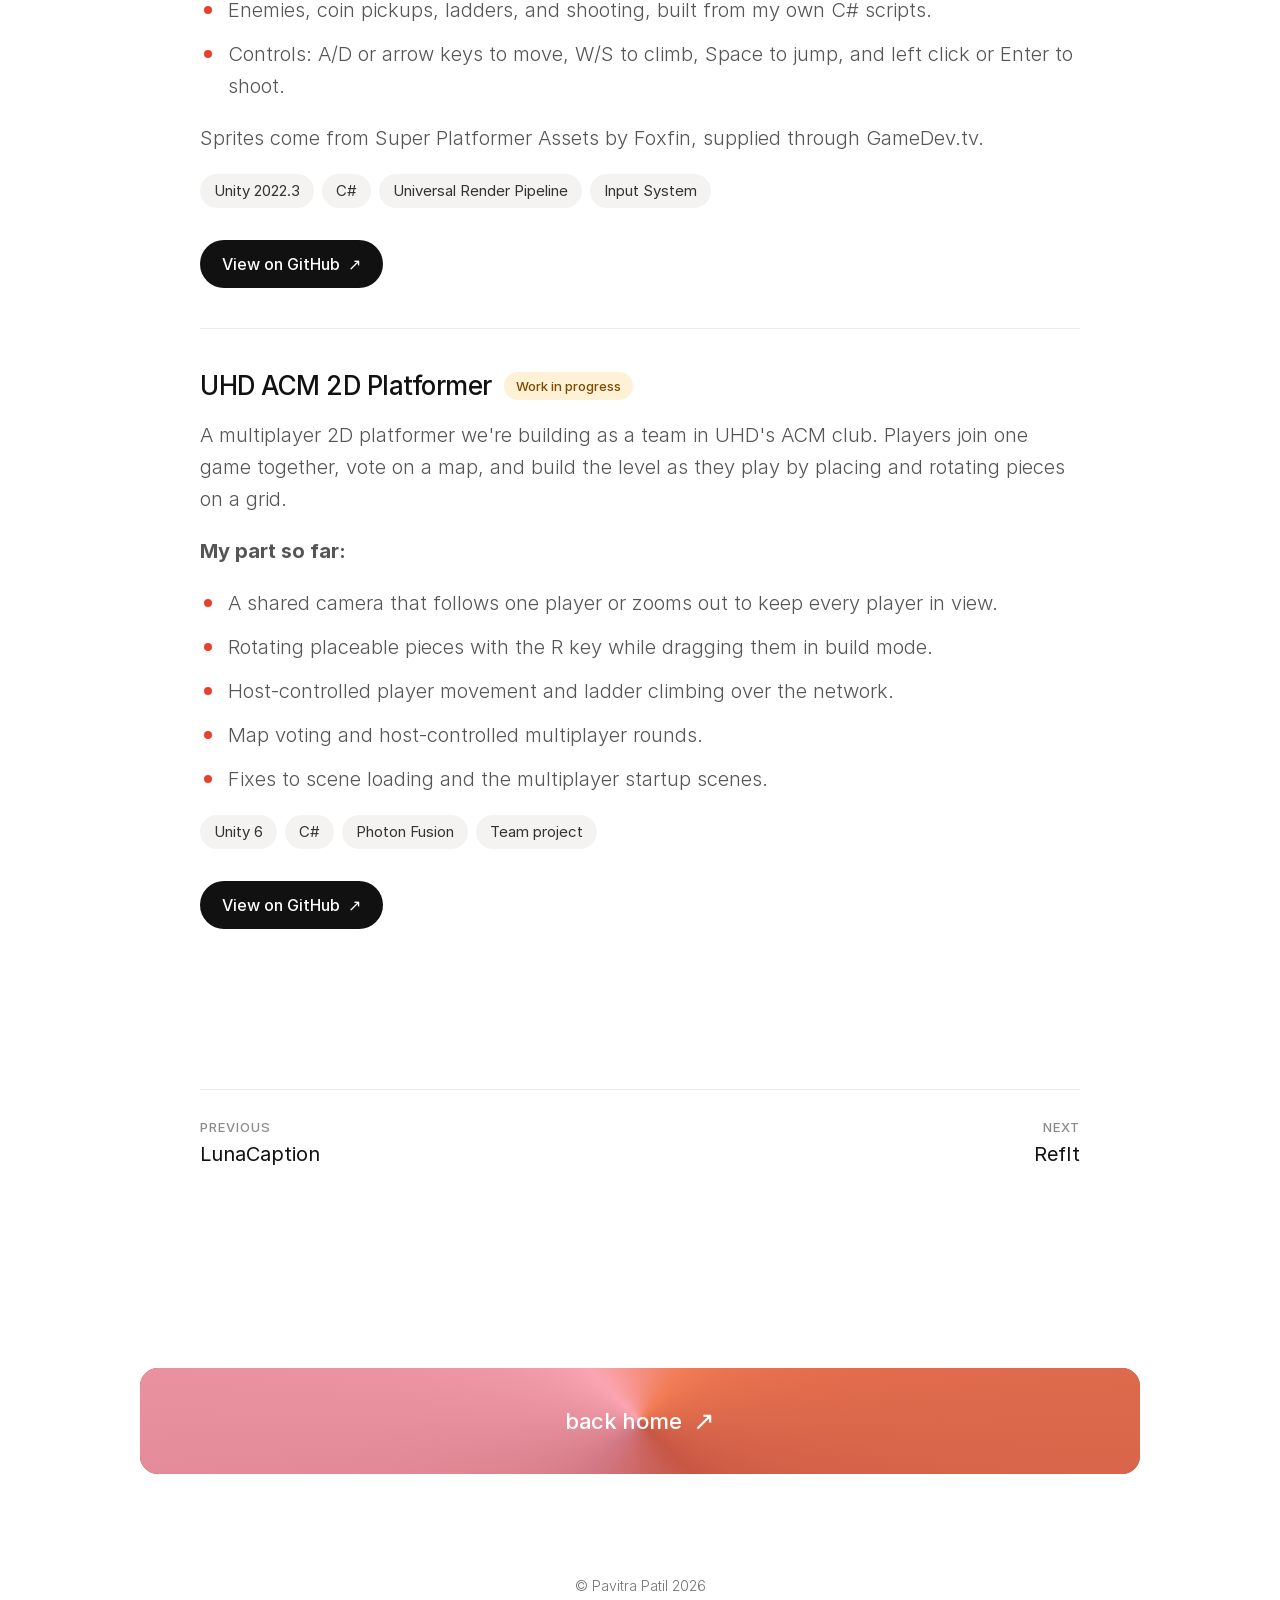
<file: pavitra/games.html>
<!doctype html>
<html lang="en">
<head>
  <meta charset="utf-8">
  <meta name="viewport" content="width=device-width, initial-scale=1">
  <title>Games | Pavitra Patil</title>
  <meta name="description" content="Games by Pavitra Patil: Gomoku with a heuristic AI in Python, Coin Catchers in Unity, and the UHD ACM multiplayer 2D platformer.">
  <link rel="stylesheet" href="styles.css">
  <script defer src="gomoku-ai.js"></script>
  <script defer src="gomoku.js"></script>
</head>
<body class="about-page project-page" style="--accent:#e8402c">
  <details class="about-menu">
    <summary aria-label="Open navigation menu"><span class="menu-bars" aria-hidden="true"></span></summary>
    <nav aria-label="Main navigation">
      <a href="index.html">Portfolio</a>
      <a href="about.html">About</a>
      <a href="gallery.html">Art Gallery</a>
      <a href="mailto:pavitrapatil333@gmail.com">Say hello ↗</a>
    </nav>
  </details>
  <main class="project-content">
    <header class="project-header">
      <h1>Games</h1>
      <p class="project-lede">Game development is how I got into programming. These are three games I've built: a board game with its own AI, a 2D platformer in Unity, and a multiplayer platformer with my university's ACM club.</p>
    </header>
    <img class="project-cover" src="assets/project-2.svg" width="1100" height="800" alt="Games logo, a blue and a red game controller on either side of the word Games, above a row of colorful game tiles">
    <dl class="project-facts">
      <div><dt>Games</dt><dd>3 projects</dd></div>
      <div><dt>Built with</dt><dd>Python, Pygame, Unity, C#</dd></div>
      <div><dt>Status</dt><dd>2 finished, 1 in progress</dd></div>
    </dl>

    <section class="project-section" aria-labelledby="games-list">
      <h2 id="games-list">The games</h2>

      <article class="project-entry" aria-labelledby="gomoku">
        <div class="project-entry-head"><h3 id="gomoku">Gomoku</h3><span class="status-badge">Finished</span></div>
        <p>Five in a row on a 15×15 board, played against a computer opponent that explains its moves. It's a standalone Python and Pygame course project; all graphics are drawn in code.</p>
        <p><strong>Play it right here.</strong> Click an intersection to place a stone, or use the arrow keys and press Enter. Connect five or more in any direction to win.</p>

        <div class="gomoku-game" id="gomoku-game" style="--accent:#25644f">
          <div class="gomoku-layout">
            <div class="gomoku-board-wrap">
              <canvas id="gomoku-board" class="gomoku-board" tabindex="0" role="img" aria-label="Gomoku board, 15 by 15"></canvas>
            </div>
            <div class="gomoku-panel" role="group" aria-label="Gomoku controls">
              <p id="gomoku-status" class="gomoku-status" data-state="play">Loading…</p>
              <p id="gomoku-last" class="gomoku-last">No moves yet</p>
              <fieldset class="gomoku-choice">
                <legend>Difficulty</legend>
                <label><input type="radio" name="gomoku-difficulty" value="Easy"><span>Easy</span></label>
                <label><input type="radio" name="gomoku-difficulty" value="Medium" checked><span>Medium</span></label>
                <label><input type="radio" name="gomoku-difficulty" value="Hard"><span>Hard</span></label>
              </fieldset>
              <fieldset class="gomoku-choice">
                <legend>Your stones</legend>
                <label><input type="radio" name="gomoku-color" value="1" checked><span>Black, you start</span></label>
                <label><input type="radio" name="gomoku-color" value="2"><span>White, AI starts</span></label>
              </fieldset>
              <div class="gomoku-buttons">
                <button type="button" id="gomoku-undo" class="project-button secondary">Undo turn <kbd>U</kbd></button>
                <button type="button" id="gomoku-new" class="project-button">New game <kbd>R</kbd></button>
              </div>
              <div class="gomoku-ai">
                <h4 id="gomoku-ai-title">AI's last decision</h4>
                <p id="gomoku-reason" class="gomoku-reason"></p>
                <p id="gomoku-stats" class="gomoku-stats"></p>
              </div>
            </div>
          </div>
          <p id="gomoku-announce" class="visually-hidden" aria-live="polite"></p>
          <p class="gomoku-note">This is a JavaScript version of the Python game with the same rules and AI, so it can run in your browser. The orange ring marks the latest stone. While playing, press <kbd>U</kbd> to undo your turn and <kbd>R</kbd> for a new game.</p>
        </div>

        <ul class="project-list">
          <li>Easy, Medium, and Hard difficulty, and you choose your stone color.</li>
          <li>Undo your last turn, even while the AI is thinking, and review the board after a game.</li>
          <li>A live AI panel shows how deep the search went, how many positions it visited, and how long it took.</li>
        </ul>
        <p><strong>How the AI works.</strong> It uses classic game AI, not machine learning. It first checks for winning moves and forced blocks, then scores nearby moves by recognizing patterns like open threes and fours. Finally it searches ahead with negamax and alpha-beta pruning, getting deeper each round until it runs out of time.</p>
        <table class="project-table">
          <caption class="visually-hidden">Search limits for each difficulty</caption>
          <thead><tr><th scope="col">Difficulty</th><th scope="col">Look-ahead</th><th scope="col">Time limit</th></tr></thead>
          <tbody>
            <tr><th scope="row">Easy</th><td>1 move</td><td>0.20 s</td></tr>
            <tr><th scope="row">Medium</th><td>3 moves</td><td>0.65 s</td></tr>
            <tr><th scope="row">Hard</th><td>5 moves</td><td>1.40 s</td></tr>
          </tbody>
        </table>
        <ul class="project-tags"><li>Python 3.11+</li><li>Pygame</li><li>unittest</li></ul>
        <div class="project-links"><a class="project-button" href="https://github.com/Pavi21P/gomoku-ai" target="_blank" rel="noopener noreferrer">View on GitHub <span aria-hidden="true">↗</span></a></div>
      </article>

      <article class="project-entry" aria-labelledby="coin-catchers">
        <div class="project-entry-head"><h3 id="coin-catchers">Coin Catchers</h3><span class="status-badge">Finished</span></div>
        <p>A 2D platformer in Unity with three levels. Run, jump, climb ladders, shoot enemies, and collect coins on the way to each level's exit.</p>
        <ul class="project-list">
          <li>A title screen, lives, and sound effects.</li>
          <li>Enemies, coin pickups, ladders, and shooting, built from my own C# scripts.</li>
          <li>Controls: A/D or arrow keys to move, W/S to climb, Space to jump, and left click or Enter to shoot.</li>
        </ul>
        <p>Sprites come from Super Platformer Assets by Foxfin, supplied through GameDev.tv.</p>
        <ul class="project-tags"><li>Unity 2022.3</li><li>C#</li><li>Universal Render Pipeline</li><li>Input System</li></ul>
        <div class="project-links"><a class="project-button" href="https://github.com/Pavi21P/coin-catchers" target="_blank" rel="noopener noreferrer">View on GitHub <span aria-hidden="true">↗</span></a></div>
      </article>

      <article class="project-entry" aria-labelledby="acm-platformer">
        <div class="project-entry-head"><h3 id="acm-platformer">UHD ACM 2D Platformer</h3><span class="status-badge wip">Work in progress</span></div>
        <p>A multiplayer 2D platformer we're building as a team in UHD's ACM club. Players join one game together, vote on a map, and build the level as they play by placing and rotating pieces on a grid.</p>
        <p><strong>My part so far:</strong></p>
        <ul class="project-list">
          <li>A shared camera that follows one player or zooms out to keep every player in view.</li>
          <li>Rotating placeable pieces with the R key while dragging them in build mode.</li>
          <li>Host-controlled player movement and ladder climbing over the network.</li>
          <li>Map voting and host-controlled multiplayer rounds.</li>
          <li>Fixes to scene loading and the multiplayer startup scenes.</li>
        </ul>
        <ul class="project-tags"><li>Unity 6</li><li>C#</li><li>Photon Fusion</li><li>Team project</li></ul>
        <div class="project-links"><a class="project-button" href="https://github.com/UHDACM/2D-Platformer" target="_blank" rel="noopener noreferrer">View on GitHub <span aria-hidden="true">↗</span></a></div>
      </article>
    </section>

    <nav class="project-pager" aria-label="More projects">
      <a href="lunacaption.html"><span>Previous</span>LunaCaption</a>
      <a href="refit.html"><span>Next</span>RefIt</a>
    </nav>
  </main>
  <footer class="about-footer"><a class="back-home" href="index.html">back home <span aria-hidden="true">↗</span></a><p>© Pavitra Patil 2026</p></footer>
</body>
</html>
</file>
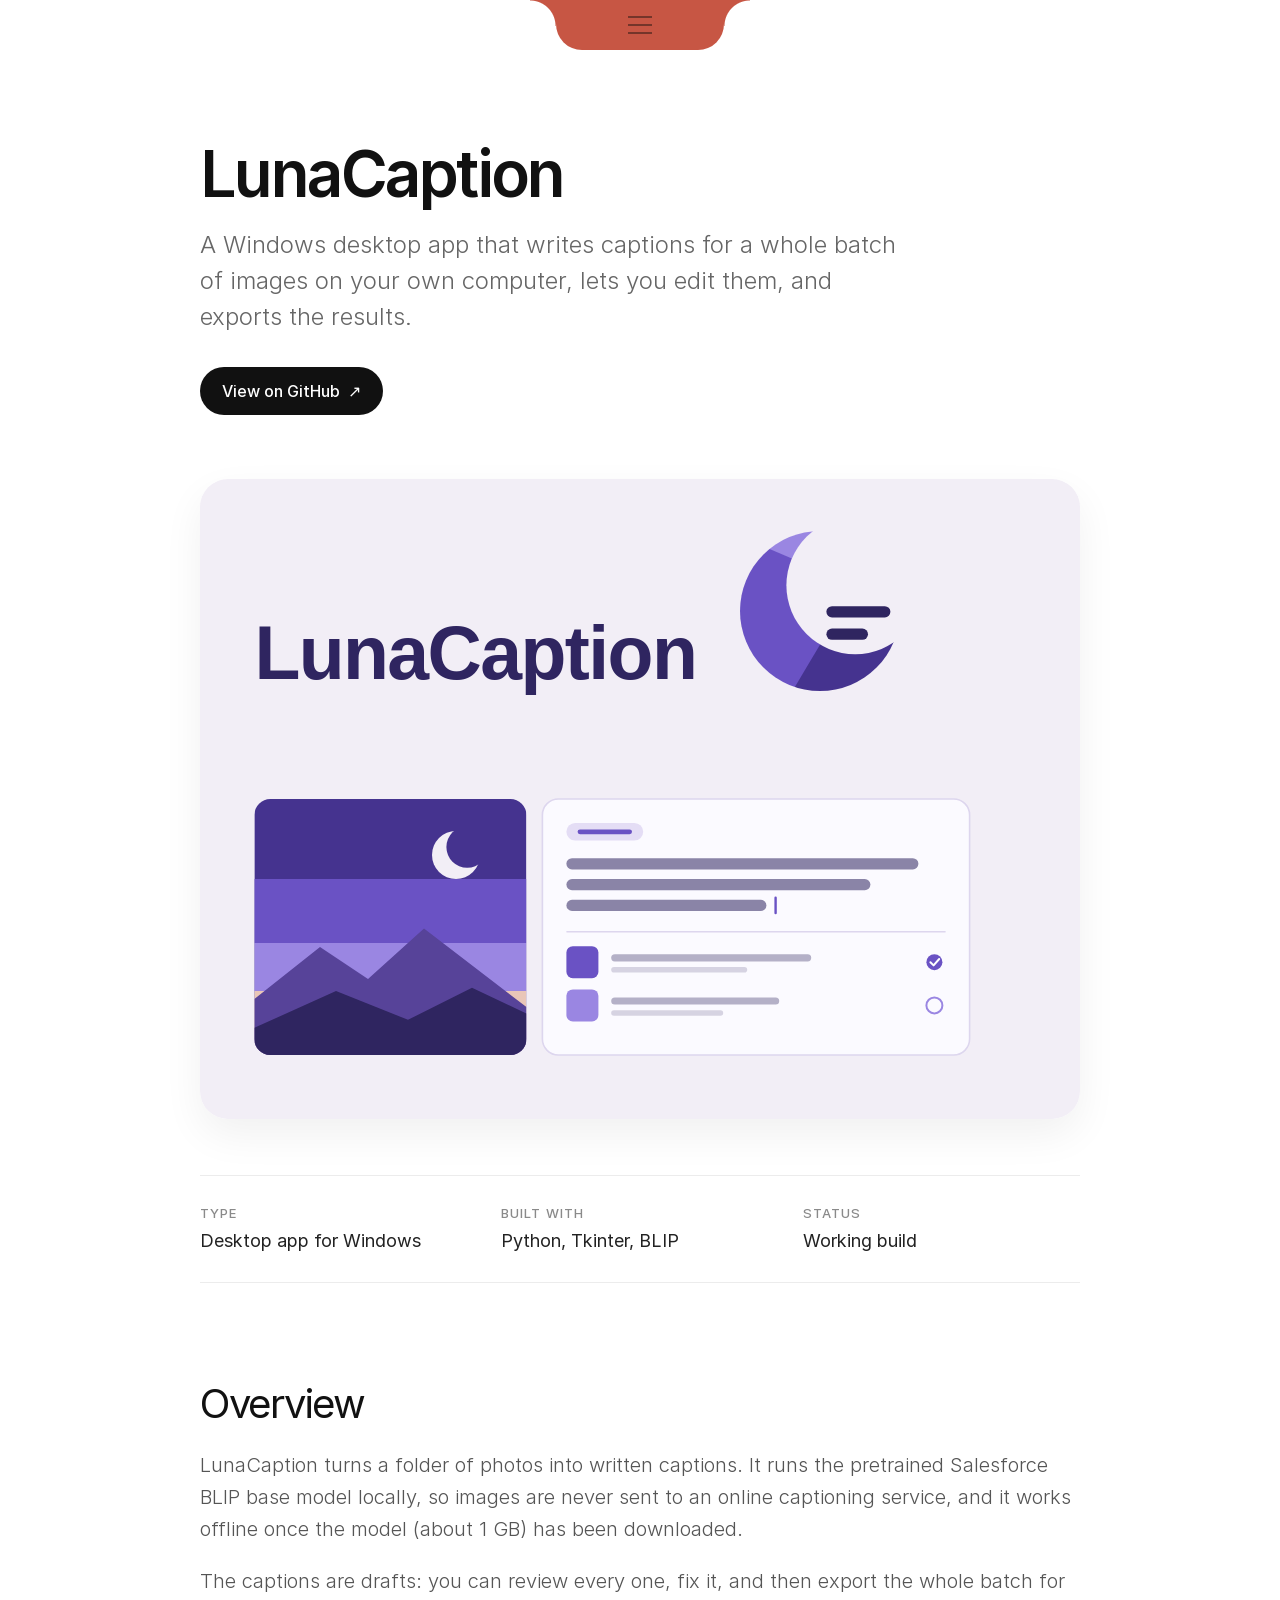
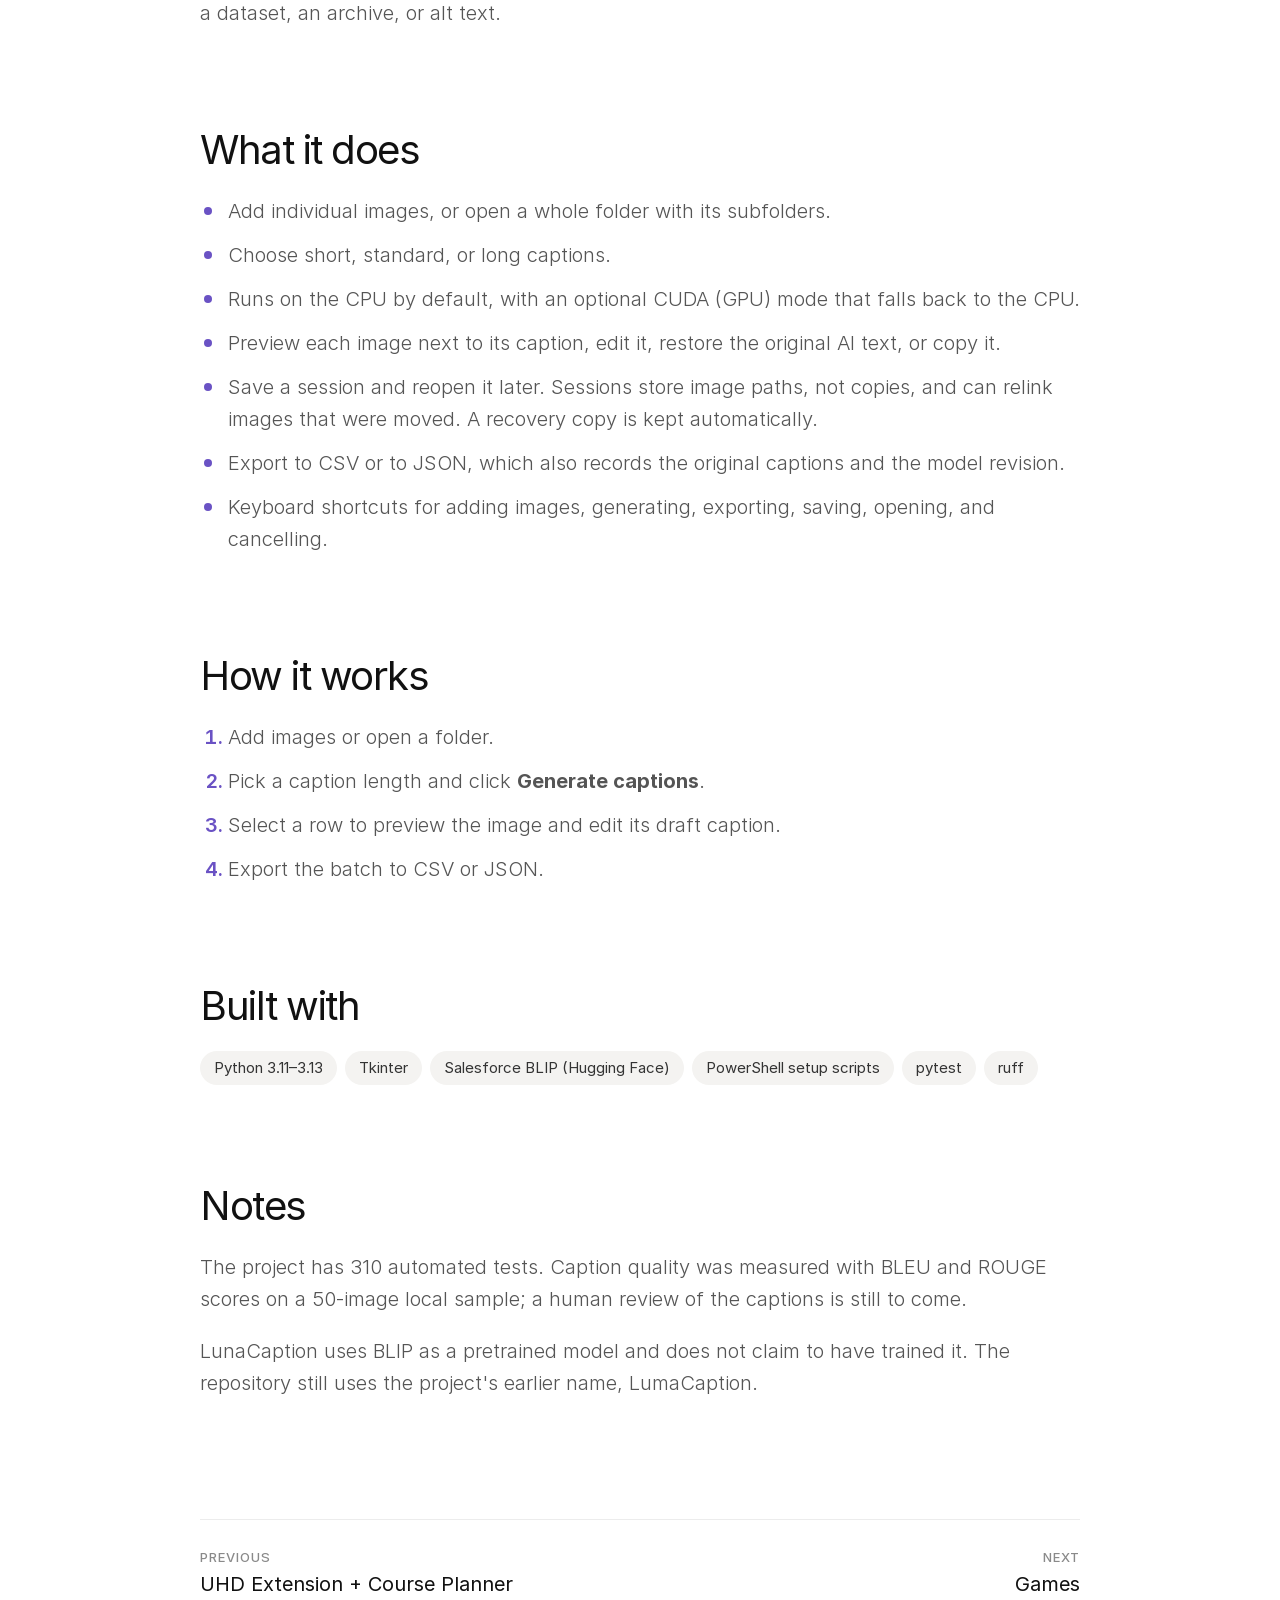
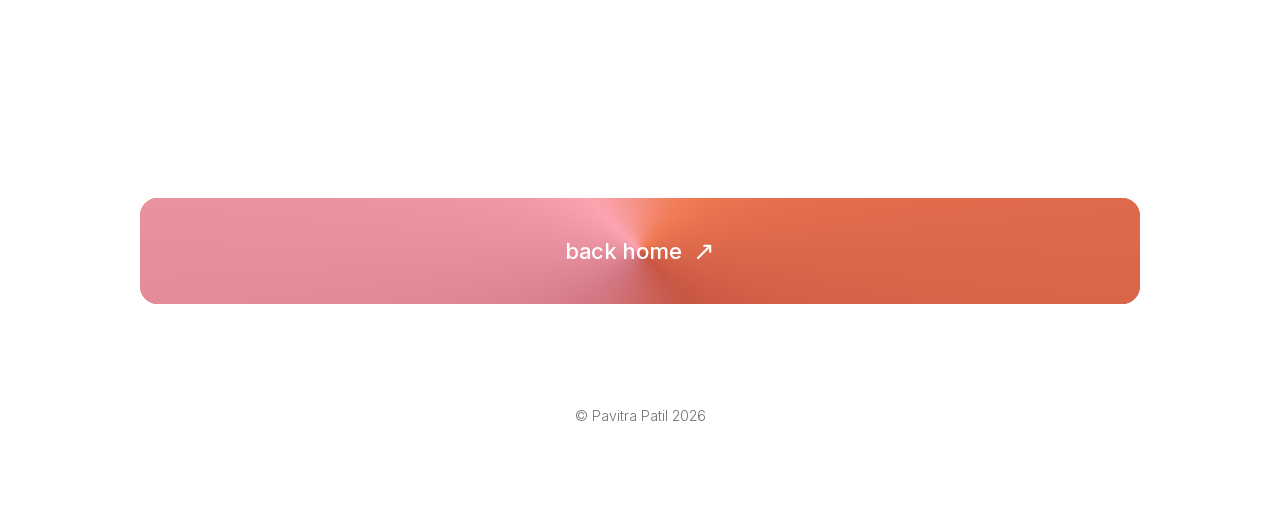
<file: pavitra/lunacaption.html>
<!doctype html>
<html lang="en">
<head>
  <meta charset="utf-8">
  <meta name="viewport" content="width=device-width, initial-scale=1">
  <title>LunaCaption | Pavitra Patil</title>
  <meta name="description" content="LunaCaption: a Windows desktop app by Pavitra Patil that captions batches of images locally with BLIP, lets you edit them, and exports CSV or JSON.">
  <link rel="stylesheet" href="styles.css">
</head>
<body class="about-page project-page" style="--accent:#6a52c4">
  <details class="about-menu">
    <summary aria-label="Open navigation menu"><span class="menu-bars" aria-hidden="true"></span></summary>
    <nav aria-label="Main navigation">
      <a href="index.html">Portfolio</a>
      <a href="about.html">About</a>
      <a href="gallery.html">Art Gallery</a>
      <a href="mailto:pavitrapatil333@gmail.com">Say hello ↗</a>
    </nav>
  </details>
  <main class="project-content">
    <header class="project-header">
      <h1>LunaCaption</h1>
      <p class="project-lede">A Windows desktop app that writes captions for a whole batch of images on your own computer, lets you edit them, and exports the results.</p>
      <div class="project-links">
        <a class="project-button" href="https://github.com/Pavi21P/lumacaption" target="_blank" rel="noopener noreferrer">View on GitHub <span aria-hidden="true">↗</span></a>
      </div>
    </header>
    <img class="project-cover" src="assets/project-1.svg" width="1100" height="800" alt="LunaCaption logo, a faceted purple crescent moon with caption lines, above a photo and its generated caption">
    <dl class="project-facts">
      <div><dt>Type</dt><dd>Desktop app for Windows</dd></div>
      <div><dt>Built with</dt><dd>Python, Tkinter, BLIP</dd></div>
      <div><dt>Status</dt><dd>Working build</dd></div>
    </dl>

    <section class="project-section" aria-labelledby="overview">
      <h2 id="overview">Overview</h2>
      <p>LunaCaption turns a folder of photos into written captions. It runs the pretrained Salesforce BLIP base model locally, so images are never sent to an online captioning service, and it works offline once the model (about 1&nbsp;GB) has been downloaded.</p>
      <p>The captions are drafts: you can review every one, fix it, and then export the whole batch for a dataset, an archive, or alt text.</p>
    </section>

    <section class="project-section" aria-labelledby="features">
      <h2 id="features">What it does</h2>
      <ul class="project-list">
        <li>Add individual images, or open a whole folder with its subfolders.</li>
        <li>Choose short, standard, or long captions.</li>
        <li>Runs on the CPU by default, with an optional CUDA (GPU) mode that falls back to the CPU.</li>
        <li>Preview each image next to its caption, edit it, restore the original AI text, or copy it.</li>
        <li>Save a session and reopen it later. Sessions store image paths, not copies, and can relink images that were moved. A recovery copy is kept automatically.</li>
        <li>Export to CSV or to JSON, which also records the original captions and the model revision.</li>
        <li>Keyboard shortcuts for adding images, generating, exporting, saving, opening, and cancelling.</li>
      </ul>
    </section>

    <section class="project-section" aria-labelledby="workflow">
      <h2 id="workflow">How it works</h2>
      <ol class="project-steps">
        <li>Add images or open a folder.</li>
        <li>Pick a caption length and click <strong>Generate captions</strong>.</li>
        <li>Select a row to preview the image and edit its draft caption.</li>
        <li>Export the batch to CSV or JSON.</li>
      </ol>
    </section>

    <section class="project-section" aria-labelledby="stack">
      <h2 id="stack">Built with</h2>
      <ul class="project-tags">
        <li>Python 3.11–3.13</li><li>Tkinter</li><li>Salesforce BLIP (Hugging Face)</li><li>PowerShell setup scripts</li><li>pytest</li><li>ruff</li>
      </ul>
    </section>

    <section class="project-section" aria-labelledby="notes">
      <h2 id="notes">Notes</h2>
      <p>The project has 310 automated tests. Caption quality was measured with BLEU and ROUGE scores on a 50-image local sample; a human review of the captions is still to come.</p>
      <p>LunaCaption uses BLIP as a pretrained model and does not claim to have trained it. The repository still uses the project's earlier name, LumaCaption.</p>
    </section>

    <nav class="project-pager" aria-label="More projects">
      <a href="uhd-tools.html"><span>Previous</span>UHD Extension + Course Planner</a>
      <a href="games.html"><span>Next</span>Games</a>
    </nav>
  </main>
  <footer class="about-footer"><a class="back-home" href="index.html">back home <span aria-hidden="true">↗</span></a><p>© Pavitra Patil 2026</p></footer>
</body>
</html>
</file>
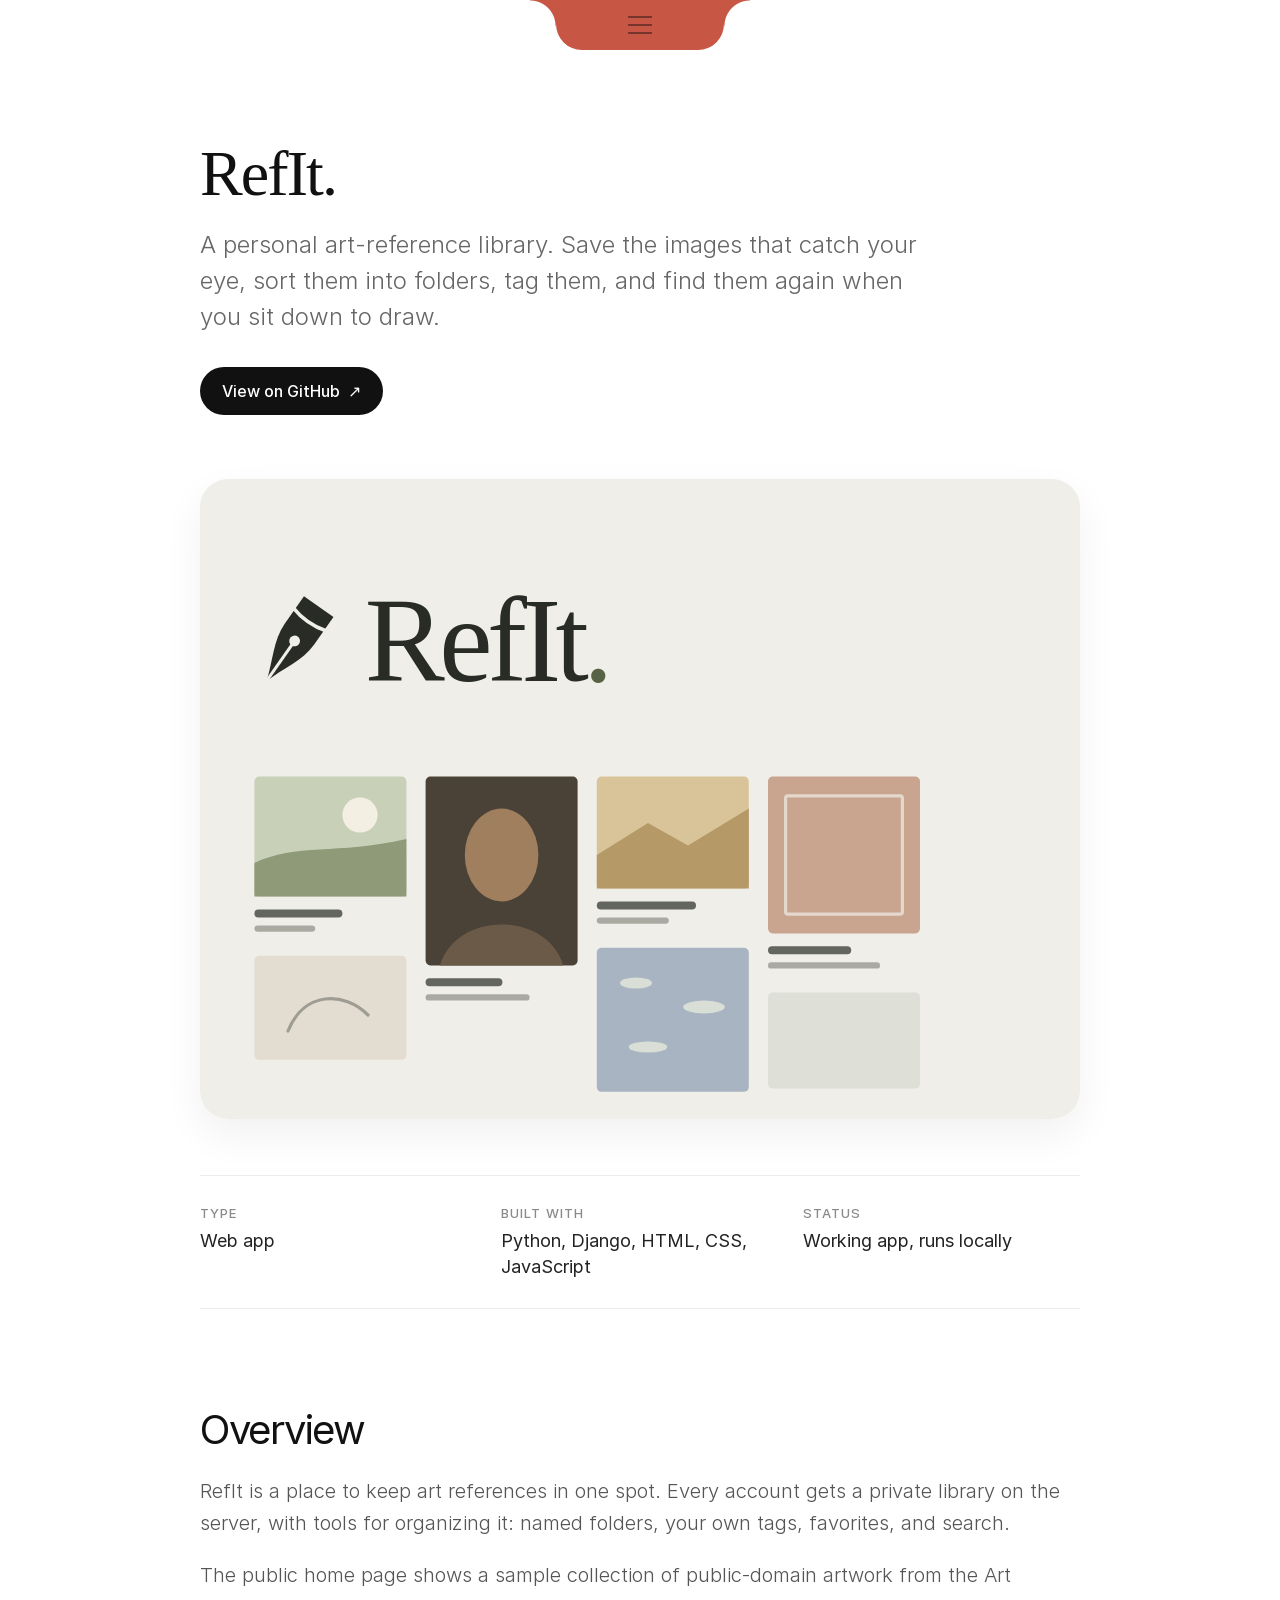
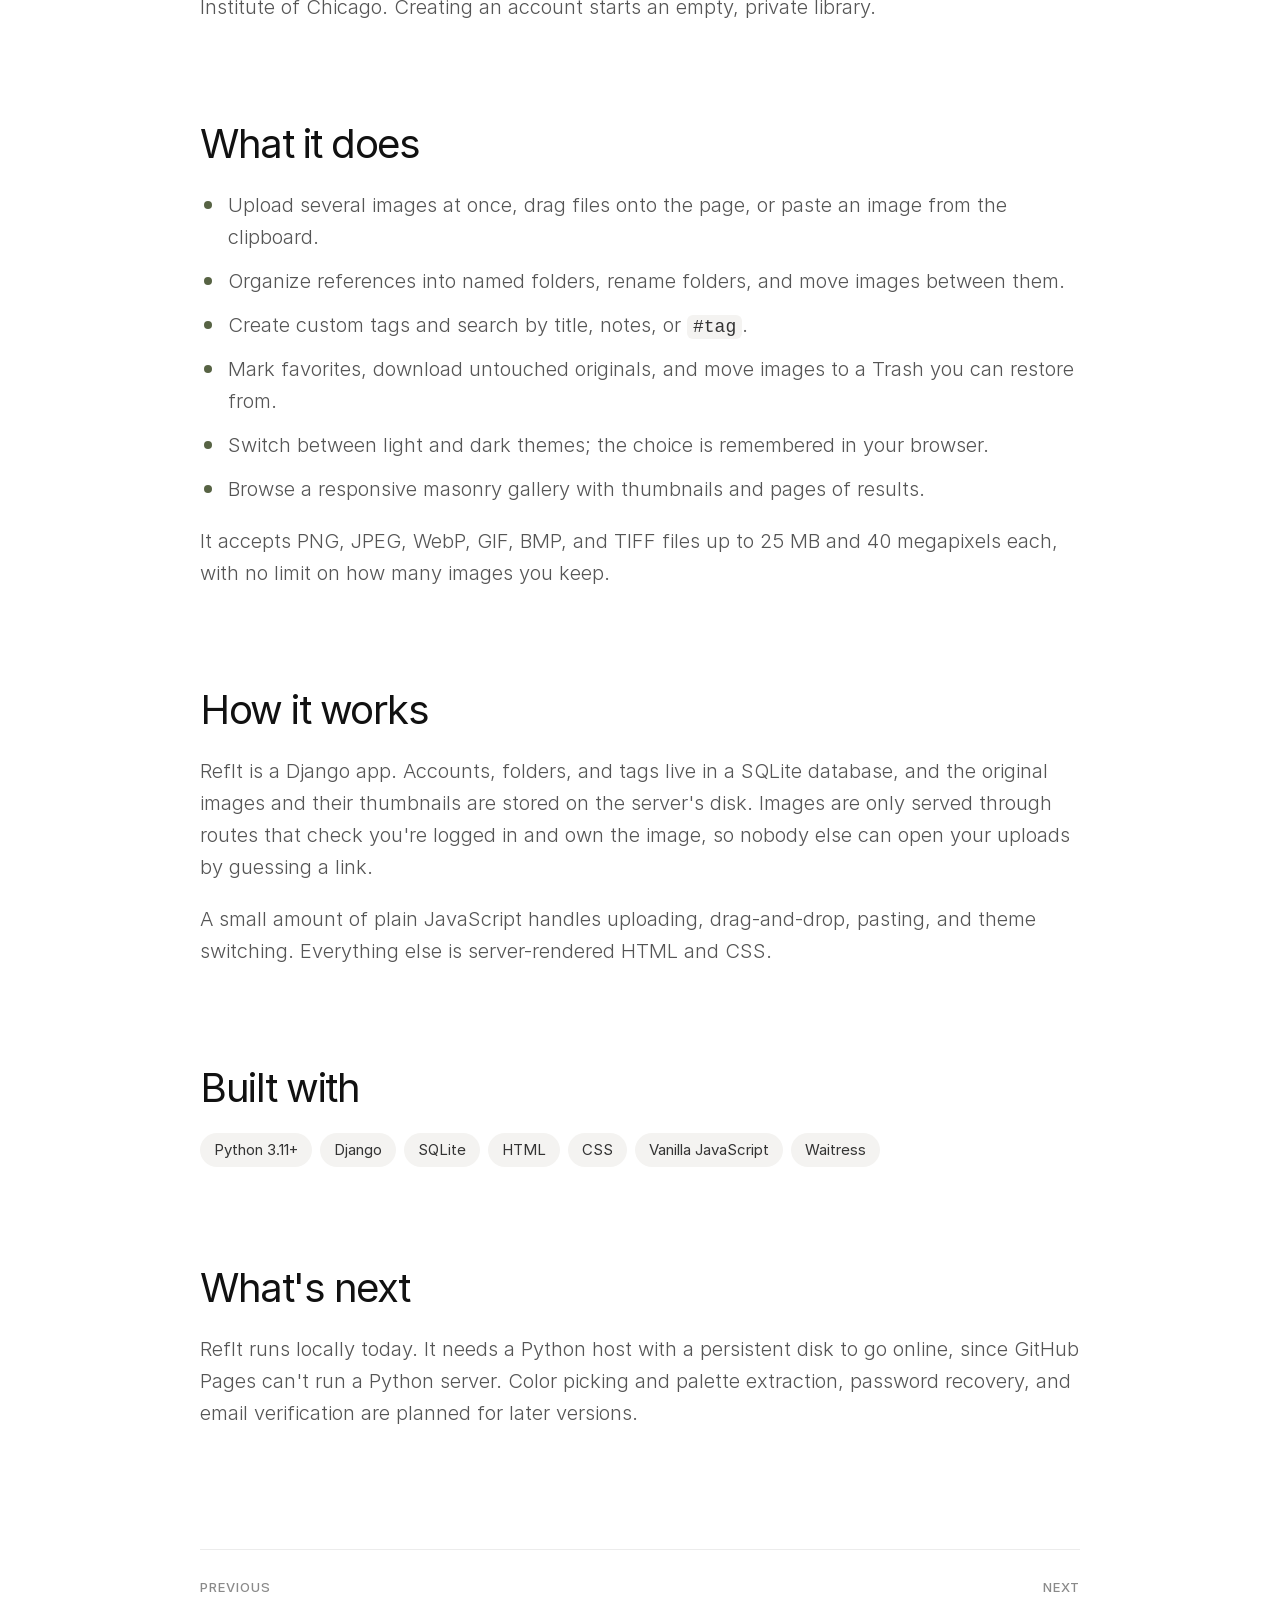
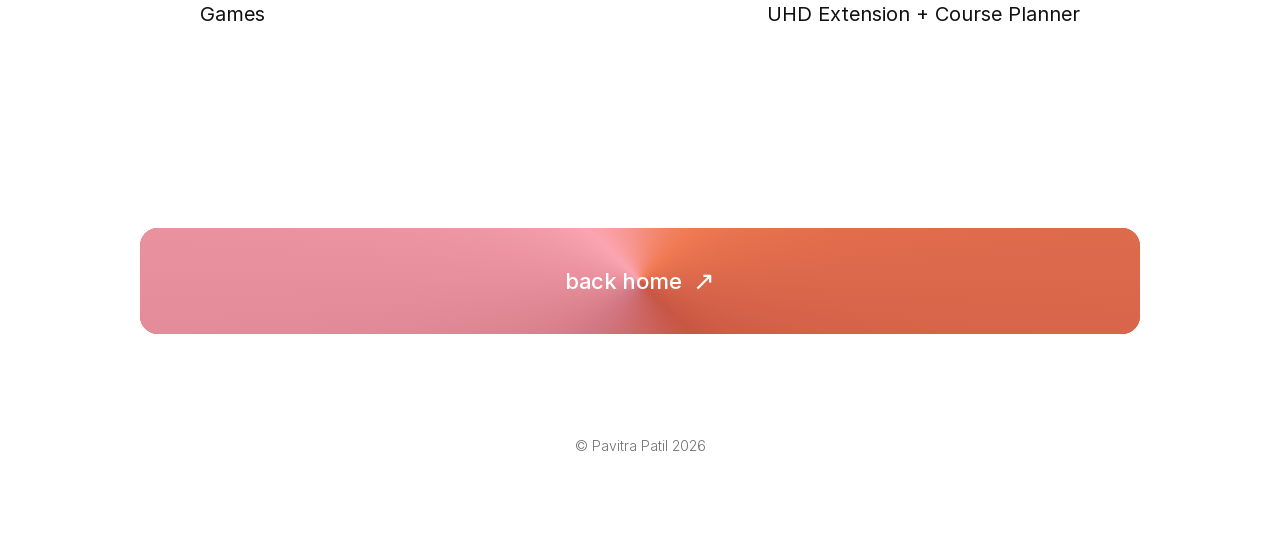
<file: pavitra/refit.html>
<!doctype html>
<html lang="en">
<head>
  <meta charset="utf-8">
  <meta name="viewport" content="width=device-width, initial-scale=1">
  <title>RefIt | Pavitra Patil</title>
  <meta name="description" content="RefIt: a personal art-reference library by Pavitra Patil, built with Python and Django. Save images, sort them into folders, tag them, and find them again.">
  <link rel="stylesheet" href="styles.css">
</head>
<body class="about-page project-page refit-page" style="--accent:#576344">
  <details class="about-menu">
    <summary aria-label="Open navigation menu"><span class="menu-bars" aria-hidden="true"></span></summary>
    <nav aria-label="Main navigation">
      <a href="index.html">Portfolio</a>
      <a href="about.html">About</a>
      <a href="gallery.html">Art Gallery</a>
      <a href="mailto:pavitrapatil333@gmail.com">Say hello ↗</a>
    </nav>
  </details>
  <main class="project-content">
    <header class="project-header">
      <h1>RefIt.</h1>
      <p class="project-lede">A personal art-reference library. Save the images that catch your eye, sort them into folders, tag them, and find them again when you sit down to draw.</p>
      <div class="project-links">
        <a class="project-button" href="https://github.com/Pavi21P/RefIt" target="_blank" rel="noopener noreferrer">View on GitHub <span aria-hidden="true">↗</span></a>
      </div>
    </header>
    <img class="project-cover" src="assets/project-3.svg" width="1100" height="800" alt="RefIt logo, a G-pen nib beside the serif wordmark RefIt, above a grid of saved reference images">
    <dl class="project-facts">
      <div><dt>Type</dt><dd>Web app</dd></div>
      <div><dt>Built with</dt><dd>Python, Django, HTML, CSS, JavaScript</dd></div>
      <div><dt>Status</dt><dd>Working app, runs locally</dd></div>
    </dl>

    <section class="project-section" aria-labelledby="overview">
      <h2 id="overview">Overview</h2>
      <p>RefIt is a place to keep art references in one spot. Every account gets a private library on the server, with tools for organizing it: named folders, your own tags, favorites, and search.</p>
      <p>The public home page shows a sample collection of public-domain artwork from the Art Institute of Chicago. Creating an account starts an empty, private library.</p>
    </section>

    <section class="project-section" aria-labelledby="features">
      <h2 id="features">What it does</h2>
      <ul class="project-list">
        <li>Upload several images at once, drag files onto the page, or paste an image from the clipboard.</li>
        <li>Organize references into named folders, rename folders, and move images between them.</li>
        <li>Create custom tags and search by title, notes, or <code>#tag</code>.</li>
        <li>Mark favorites, download untouched originals, and move images to a Trash you can restore from.</li>
        <li>Switch between light and dark themes; the choice is remembered in your browser.</li>
        <li>Browse a responsive masonry gallery with thumbnails and pages of results.</li>
      </ul>
      <p>It accepts PNG, JPEG, WebP, GIF, BMP, and TIFF files up to 25&nbsp;MB and 40 megapixels each, with no limit on how many images you keep.</p>
    </section>

    <section class="project-section" aria-labelledby="how">
      <h2 id="how">How it works</h2>
      <p>RefIt is a Django app. Accounts, folders, and tags live in a SQLite database, and the original images and their thumbnails are stored on the server's disk. Images are only served through routes that check you're logged in and own the image, so nobody else can open your uploads by guessing a link.</p>
      <p>A small amount of plain JavaScript handles uploading, drag-and-drop, pasting, and theme switching. Everything else is server-rendered HTML and CSS.</p>
    </section>

    <section class="project-section" aria-labelledby="stack">
      <h2 id="stack">Built with</h2>
      <ul class="project-tags">
        <li>Python 3.11+</li><li>Django</li><li>SQLite</li><li>HTML</li><li>CSS</li><li>Vanilla JavaScript</li><li>Waitress</li>
      </ul>
    </section>

    <section class="project-section" aria-labelledby="next">
      <h2 id="next">What's next</h2>
      <p>RefIt runs locally today. It needs a Python host with a persistent disk to go online, since GitHub Pages can't run a Python server. Color picking and palette extraction, password recovery, and email verification are planned for later versions.</p>
    </section>

    <nav class="project-pager" aria-label="More projects">
      <a href="games.html"><span>Previous</span>Games</a>
      <a href="uhd-tools.html"><span>Next</span>UHD Extension + Course Planner</a>
    </nav>
  </main>
  <footer class="about-footer"><a class="back-home" href="index.html">back home <span aria-hidden="true">↗</span></a><p>© Pavitra Patil 2026</p></footer>
</body>
</html>
</file>
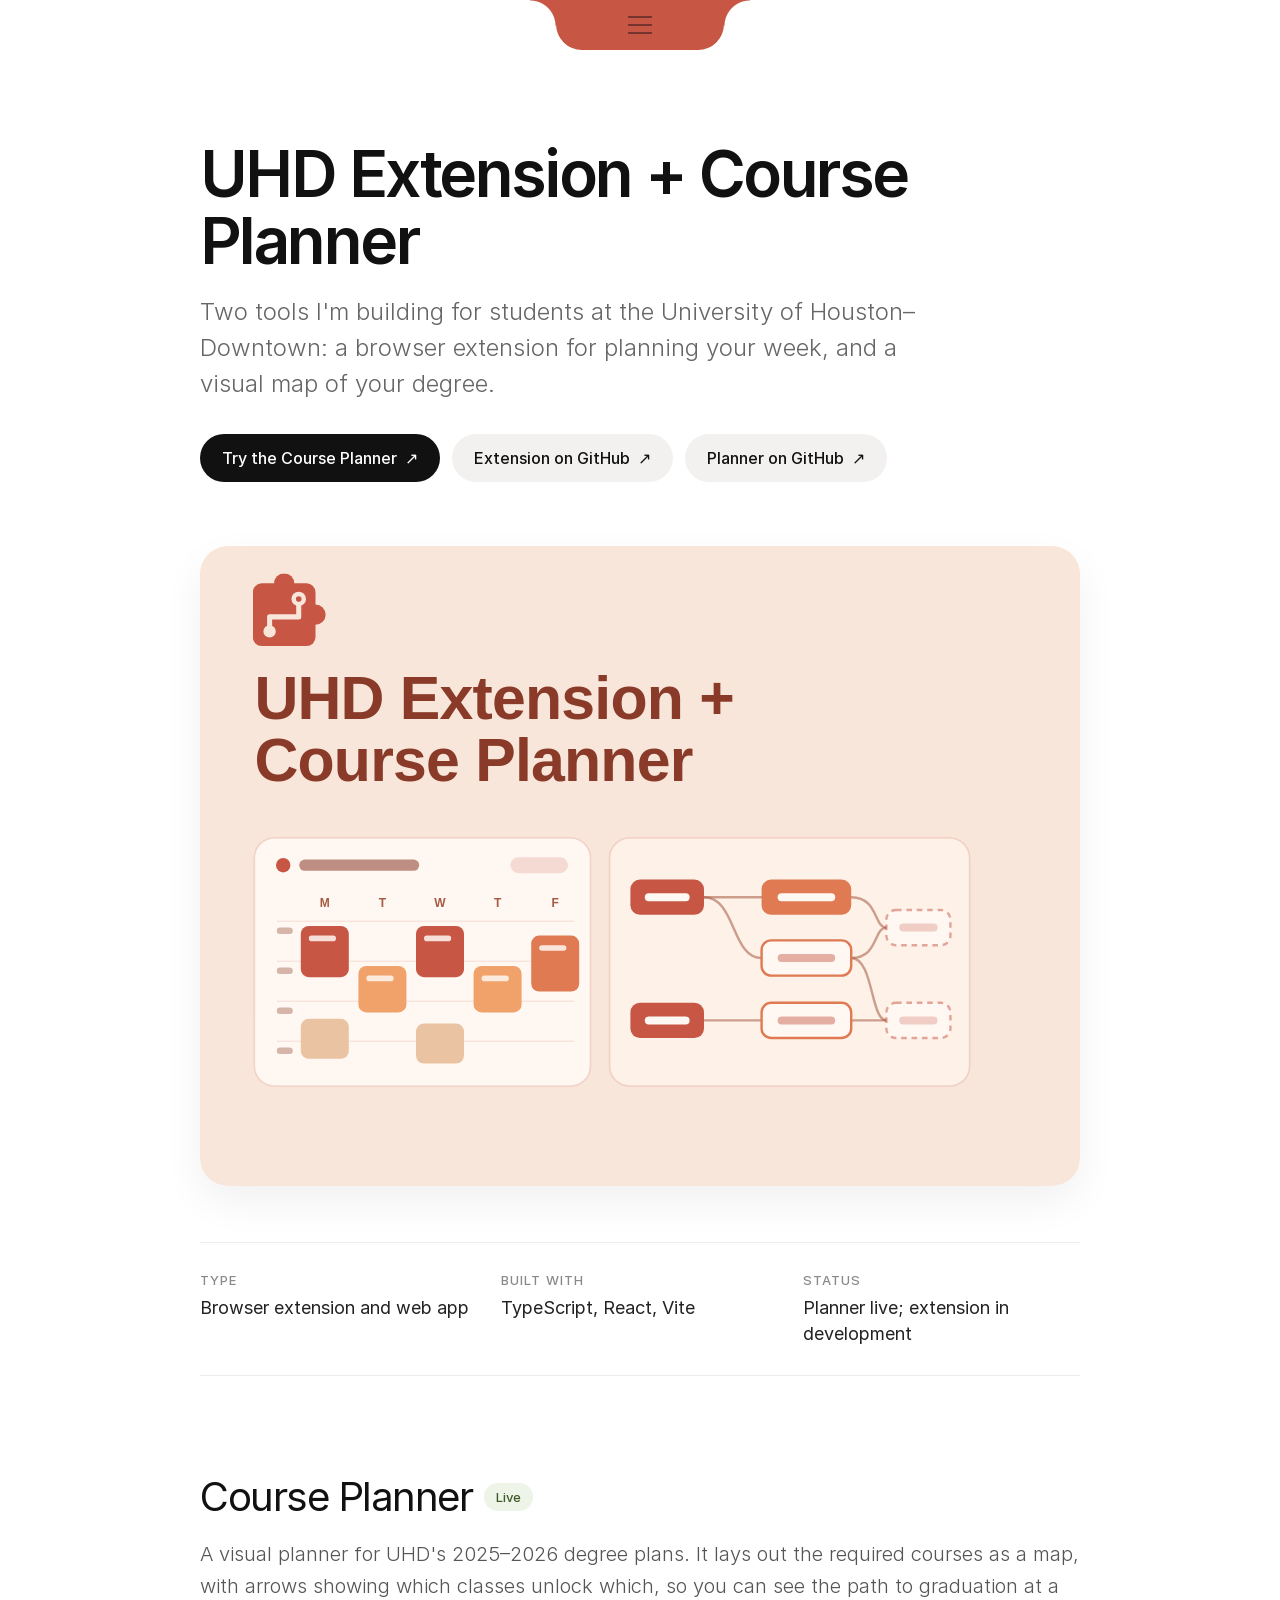
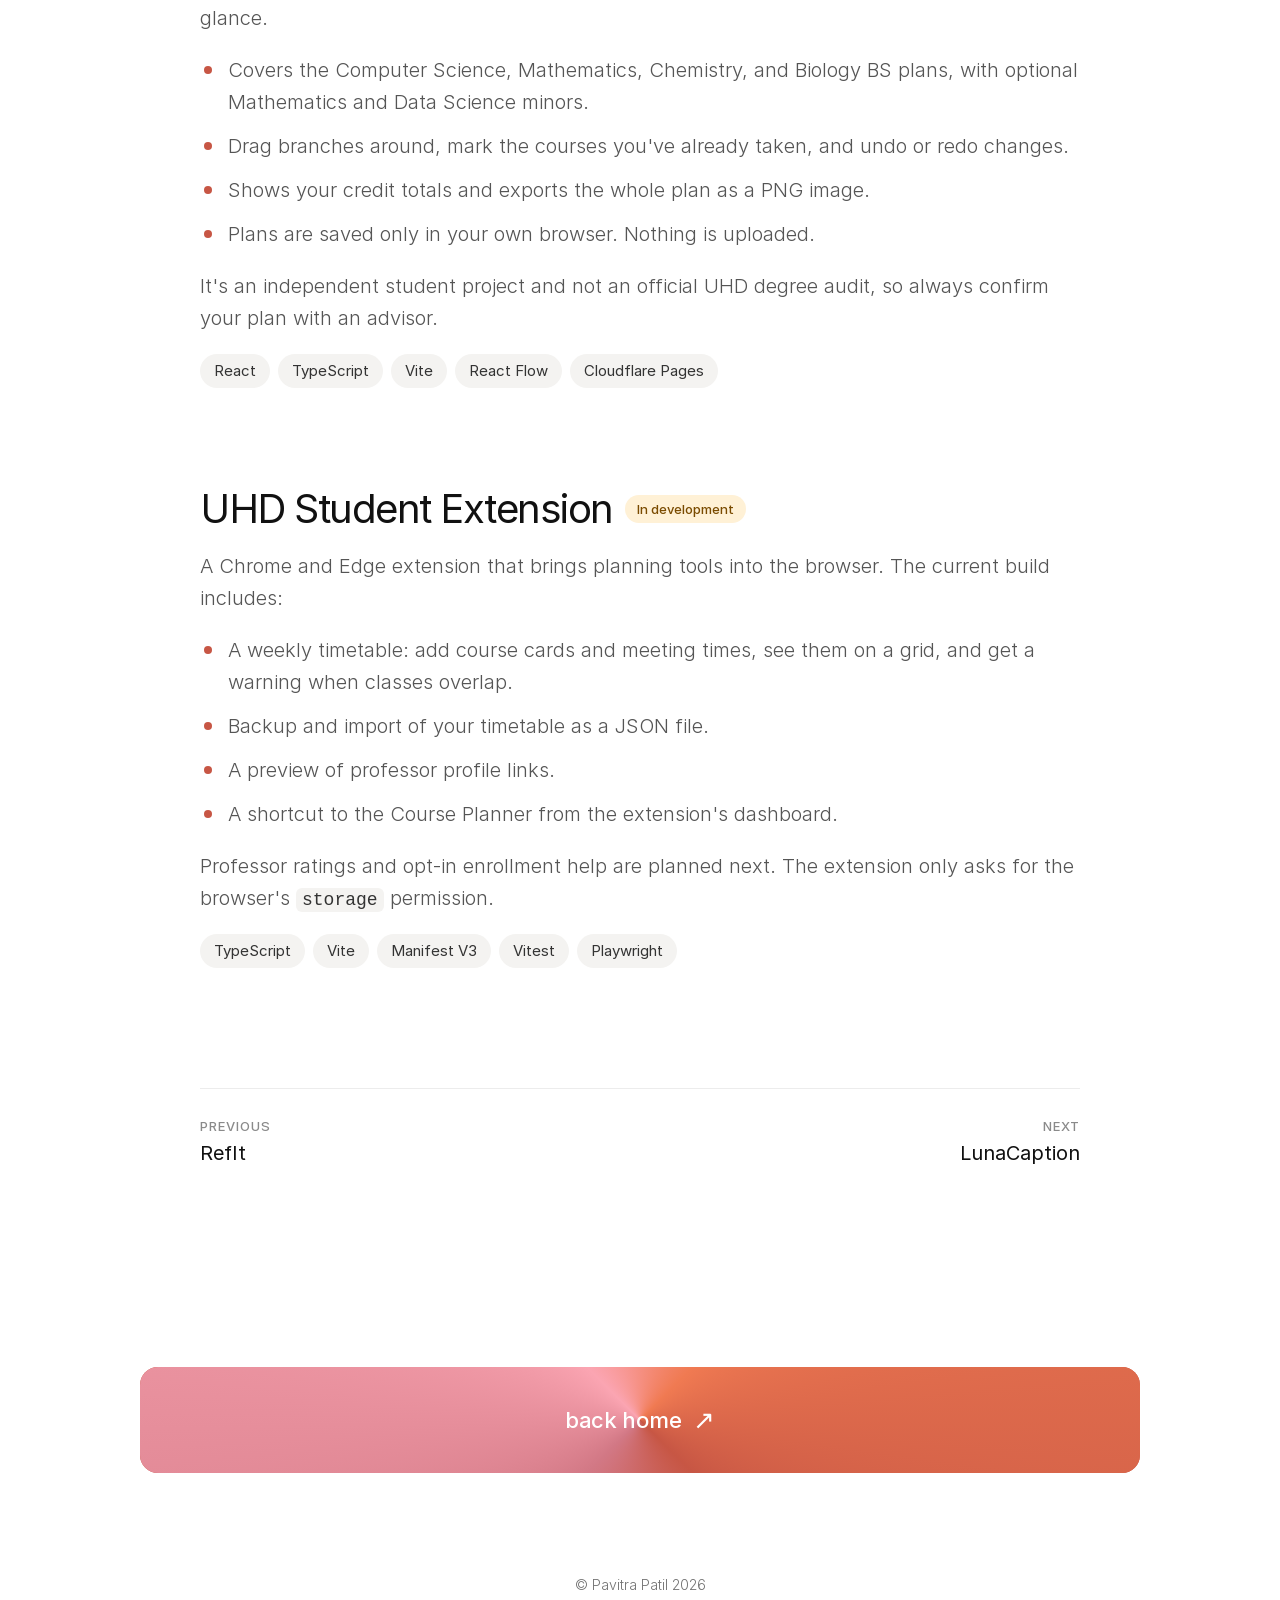
<file: pavitra/uhd-tools.html>
<!doctype html>
<html lang="en">
<head>
  <meta charset="utf-8">
  <meta name="viewport" content="width=device-width, initial-scale=1">
  <title>UHD Extension + Course Planner | Pavitra Patil</title>
  <meta name="description" content="Two tools by Pavitra Patil for UHD students: a browser extension with a weekly timetable, and a visual course planner with prerequisite branches.">
  <link rel="stylesheet" href="styles.css">
</head>
<body class="about-page project-page" style="--accent:#c75644">
  <details class="about-menu">
    <summary aria-label="Open navigation menu"><span class="menu-bars" aria-hidden="true"></span></summary>
    <nav aria-label="Main navigation">
      <a href="index.html">Portfolio</a>
      <a href="about.html">About</a>
      <a href="gallery.html">Art Gallery</a>
      <a href="mailto:pavitrapatil333@gmail.com">Say hello ↗</a>
    </nav>
  </details>
  <main class="project-content">
    <header class="project-header">
      <h1>UHD Extension + Course Planner</h1>
      <p class="project-lede">Two tools I'm building for students at the University of Houston–Downtown: a browser extension for planning your week, and a visual map of your degree.</p>
      <div class="project-links">
        <a class="project-button" href="https://uhd-course-planner.pages.dev" target="_blank" rel="noopener noreferrer">Try the Course Planner <span aria-hidden="true">↗</span></a>
        <a class="project-button secondary" href="https://github.com/Pavi21P/uhd-student-extension" target="_blank" rel="noopener noreferrer">Extension on GitHub <span aria-hidden="true">↗</span></a>
        <a class="project-button secondary" href="https://github.com/Pavi21P/uhd-course-planner" target="_blank" rel="noopener noreferrer">Planner on GitHub <span aria-hidden="true">↗</span></a>
      </div>
    </header>
    <img class="project-cover" src="assets/project-4.svg" width="1100" height="800" alt="UHD Extension + Course Planner logo, a puzzle piece with a course path, above a weekly timetable and a prerequisite map">
    <dl class="project-facts">
      <div><dt>Type</dt><dd>Browser extension and web app</dd></div>
      <div><dt>Built with</dt><dd>TypeScript, React, Vite</dd></div>
      <div><dt>Status</dt><dd>Planner live; extension in development</dd></div>
    </dl>

    <section class="project-section" aria-labelledby="planner">
      <div class="project-entry-head"><h2 id="planner" style="margin:0">Course Planner</h2><span class="status-badge">Live</span></div>
      <p>A visual planner for UHD's 2025–2026 degree plans. It lays out the required courses as a map, with arrows showing which classes unlock which, so you can see the path to graduation at a glance.</p>
      <ul class="project-list">
        <li>Covers the Computer Science, Mathematics, Chemistry, and Biology BS plans, with optional Mathematics and Data Science minors.</li>
        <li>Drag branches around, mark the courses you've already taken, and undo or redo changes.</li>
        <li>Shows your credit totals and exports the whole plan as a PNG image.</li>
        <li>Plans are saved only in your own browser. Nothing is uploaded.</li>
      </ul>
      <p>It's an independent student project and not an official UHD degree audit, so always confirm your plan with an advisor.</p>
      <ul class="project-tags"><li>React</li><li>TypeScript</li><li>Vite</li><li>React Flow</li><li>Cloudflare Pages</li></ul>
    </section>

    <section class="project-section" aria-labelledby="extension">
      <div class="project-entry-head"><h2 id="extension" style="margin:0">UHD Student Extension</h2><span class="status-badge wip">In development</span></div>
      <p>A Chrome and Edge extension that brings planning tools into the browser. The current build includes:</p>
      <ul class="project-list">
        <li>A weekly timetable: add course cards and meeting times, see them on a grid, and get a warning when classes overlap.</li>
        <li>Backup and import of your timetable as a JSON file.</li>
        <li>A preview of professor profile links.</li>
        <li>A shortcut to the Course Planner from the extension's dashboard.</li>
      </ul>
      <p>Professor ratings and opt-in enrollment help are planned next. The extension only asks for the browser's <code>storage</code> permission.</p>
      <ul class="project-tags"><li>TypeScript</li><li>Vite</li><li>Manifest V3</li><li>Vitest</li><li>Playwright</li></ul>
    </section>

    <nav class="project-pager" aria-label="More projects">
      <a href="refit.html"><span>Previous</span>RefIt</a>
      <a href="lunacaption.html"><span>Next</span>LunaCaption</a>
    </nav>
  </main>
  <footer class="about-footer"><a class="back-home" href="index.html">back home <span aria-hidden="true">↗</span></a><p>© Pavitra Patil 2026</p></footer>
</body>
</html>
</file>
<file: pavitra/styles.css>
html,body,#main{box-sizing:border-box;margin:0;padding:0}:root{-webkit-font-smoothing:antialiased;-moz-osx-font-smoothing:grayscale}*{box-sizing:border-box;-webkit-font-smoothing:inherit}h1,h2,h3,h4,h5,h6,p,figure{margin:0}body,input,textarea,select,button{font-family:sans-serif;font-size:12px}body{--token-9be06fc8-c96c-46d3-80b0-8d351a2d8158:#185bd0;--token-4b151a5d-3b1c-4a37-8323-30bfbfd7e78c:#012;--token-b0aa0d4f-ef13-47db-b522-bfb0ea8b76b7:#000;--token-e682bcdd-aa24-4a82-8669-1de1592a0410:#191919;--token-d68f3f86-7214-46fc-8dcc-01668219bed5:#666668;--token-13865c7f-06f5-43bf-b1c4-acd6f833be81:#1d1d1f;--token-b00a0be8-dd9e-45ac-9053-165ab2aa6dcc:#636373;--token-f1835784-a23b-4e0b-9418-a1f648e5b172:#f2f2f2;--token-512ad759-be92-4456-bc21-b72bec14693e:#fafafa;--token-c206656c-e94e-4eaf-8356-81ed5b4c720c:#fff;--token-94f4089d-7f93-47fb-bcde-c04a2d080c05:#c75644;--token-7e123312-f237-4562-b81d-6b3ea3779fcc:#695ce9;--token-3cc7ecc1-dad1-48a6-9ab1-2a6b61513dcc:#9ba1a5;--token-3eb7d3d9-ef14-4476-948a-0b3c143303db:#fff;--token-9562c504-a5ad-4d37-b93b-7de59ef5fa13:#a80fdb;--token-47559d34-ce5e-44fe-aa21-8e2d3601bd17:#f8d6ff;--token-dc84b68b-ddd2-4ed0-8ba9-2bfc3673668d:#7e7e7e;--token-04317254-32a7-4a28-964a-5e6dd8bf4e75:#f8f8f8;--token-58507be5-8cf3-41b5-819b-33db1dcdd00c:#121212;--token-d3f4e559-d6e6-44e4-ab40-a94d2cc8d704:#1212121a;--token-2af32eac-6d7f-45dc-a59e-73182a890d87:#f8f8f8}@media (prefers-color-scheme:dark){body{--token-3eb7d3d9-ef14-4476-948a-0b3c143303db:#fff;--token-47559d34-ce5e-44fe-aa21-8e2d3601bd17:#f8d6ff;--token-dc84b68b-ddd2-4ed0-8ba9-2bfc3673668d:#8f8f8f;--token-04317254-32a7-4a28-964a-5e6dd8bf4e75:#1c1c1c;--token-58507be5-8cf3-41b5-819b-33db1dcdd00c:#fff;--token-d3f4e559-d6e6-44e4-ab40-a94d2cc8d704:#ffffff1a;--token-2af32eac-6d7f-45dc-a59e-73182a890d87:#141414}}body{--ui-will-change-override:none}@supports (background:-webkit-named-image(i)) and (not (grid-template-rows:subgrid)){body{--ui-will-change-override:transform}}body{--ui-will-change-filter-override:none}@supports (background:-webkit-named-image(i)) and (not (position-area:top right)){body{--ui-will-change-filter-override:filter}}[data-ui-component-type]{position:absolute}[data-ui-component-type=Text]{cursor:inherit}[data-ui-component-text-autosized] *{white-space:pre}[data-ui-component-type=Text]>*{text-align:var(--ui-text-alignment,start)}[data-ui-component-type=Text] span span,[data-ui-component-type=Text] p span,[data-ui-component-type=Text] h1 span,[data-ui-component-type=Text] h2 span,[data-ui-component-type=Text] h3 span,[data-ui-component-type=Text] h4 span,[data-ui-component-type=Text] h5 span,[data-ui-component-type=Text] h6 span{display:block}[data-ui-component-type=Text] span span span,[data-ui-component-type=Text] p span span,[data-ui-component-type=Text] h1 span span,[data-ui-component-type=Text] h2 span span,[data-ui-component-type=Text] h3 span span,[data-ui-component-type=Text] h4 span span,[data-ui-component-type=Text] h5 span span,[data-ui-component-type=Text] h6 span span{display:unset}[data-ui-component-type=Text] div div span,[data-ui-component-type=Text] a div span,[data-ui-component-type=Text] span span span,[data-ui-component-type=Text] p span span,[data-ui-component-type=Text] h1 span span,[data-ui-component-type=Text] h2 span span,[data-ui-component-type=Text] h3 span span,[data-ui-component-type=Text] h4 span span,[data-ui-component-type=Text] h5 span span,[data-ui-component-type=Text] h6 span span,[data-ui-component-type=Text] a{font-family:var(--font-family);font-style:var(--font-style);font-weight:min(calc(var(--ui-font-weight-increase,0) + var(--font-weight,400)), 900);color:var(--text-color);letter-spacing:var(--letter-spacing);font-size:var(--font-size);text-transform:var(--text-transform);--text-decoration:var(--ui-text-decoration-style,solid) var(--ui-text-decoration,none) var(--ui-text-decoration-color,currentcolor) var(--ui-text-decoration-thickness,auto);--text-decoration-skip-ink:var(--ui-text-decoration-skip-ink);--text-underline-offset:var(--ui-text-decoration-offset);line-height:var(--line-height);--font-family:var(--ui-font-family);--font-style:var(--ui-font-style);--font-weight:var(--ui-font-weight);--text-color:var(--ui-text-color);--letter-spacing:var(--ui-letter-spacing);--font-size:var(--ui-font-size);--text-transform:var(--ui-text-transform);--line-height:var(--ui-line-height)}[data-ui-component-type=Text] a,[data-ui-component-type=Text] a div span,[data-ui-component-type=Text] a span span span,[data-ui-component-type=Text] a p span span,[data-ui-component-type=Text] a h1 span span,[data-ui-component-type=Text] a h2 span span,[data-ui-component-type=Text] a h3 span span,[data-ui-component-type=Text] a h4 span span,[data-ui-component-type=Text] a h5 span span,[data-ui-component-type=Text] a h6 span span{--font-family:var(--ui-link-font-family,var(--ui-font-family));--font-style:var(--ui-link-font-style,var(--ui-font-style));--font-weight:var(--ui-link-font-weight,var(--ui-font-weight));--text-color:var(--ui-link-text-color,var(--ui-text-color));--font-size:var(--ui-link-font-size,var(--ui-font-size));--text-transform:var(--ui-link-text-transform,var(--ui-text-transform));--text-decoration:var(--ui-link-text-decoration-style,var(--ui-text-decoration-style,solid)) var(--ui-link-text-decoration,var(--ui-text-decoration,none)) var(--ui-link-text-decoration-color,var(--ui-text-decoration-color,currentcolor)) var(--ui-link-text-decoration-thickness,var(--ui-text-decoration-thickness,auto));--text-decoration-skip-ink:var(--ui-link-text-decoration-skip-ink,var(--ui-text-decoration-skip-ink));--text-underline-offset:var(--ui-link-text-decoration-offset,var(--ui-text-decoration-offset))}[data-ui-component-type=Text] a:hover,[data-ui-component-type=Text] a div span:hover,[data-ui-component-type=Text] a span span span:hover,[data-ui-component-type=Text] a p span span:hover,[data-ui-component-type=Text] a h1 span span:hover,[data-ui-component-type=Text] a h2 span span:hover,[data-ui-component-type=Text] a h3 span span:hover,[data-ui-component-type=Text] a h4 span span:hover,[data-ui-component-type=Text] a h5 span span:hover,[data-ui-component-type=Text] a h6 span span:hover{--font-family:var(--ui-link-hover-font-family,var(--ui-link-font-family,var(--ui-font-family)));--font-style:var(--ui-link-hover-font-style,var(--ui-link-font-style,var(--ui-font-style)));--font-weight:var(--ui-link-hover-font-weight,var(--ui-link-font-weight,var(--ui-font-weight)));--text-color:var(--ui-link-hover-text-color,var(--ui-link-text-color,var(--ui-text-color)));--font-size:var(--ui-link-hover-font-size,var(--ui-link-font-size,var(--ui-font-size)));--text-transform:var(--ui-link-hover-text-transform,var(--ui-link-text-transform,var(--ui-text-transform)));--text-decoration:var(--ui-link-hover-text-decoration-style,var(--ui-link-text-decoration-style,var(--ui-text-decoration-style,solid))) var(--ui-link-hover-text-decoration,var(--ui-link-text-decoration,var(--ui-text-decoration,none))) var(--ui-link-hover-text-decoration-color,var(--ui-link-text-decoration-color,var(--ui-text-decoration-color,currentcolor))) var(--ui-link-hover-text-decoration-thickness,var(--ui-link-text-decoration-thickness,var(--ui-text-decoration-thickness,auto)));--text-decoration-skip-ink:var(--ui-link-hover-text-decoration-skip-ink,var(--ui-link-text-decoration-skip-ink,var(--ui-text-decoration-skip-ink)));--text-underline-offset:var(--ui-link-hover-text-decoration-offset,var(--ui-link-text-decoration-offset,var(--ui-text-decoration-offset)))}[data-ui-component-type=Text].isCurrent a,[data-ui-component-type=Text].isCurrent a div span,[data-ui-component-type=Text].isCurrent a span span span,[data-ui-component-type=Text].isCurrent a p span span,[data-ui-component-type=Text].isCurrent a h1 span span,[data-ui-component-type=Text].isCurrent a h2 span span,[data-ui-component-type=Text].isCurrent a h3 span span,[data-ui-component-type=Text].isCurrent a h4 span span,[data-ui-component-type=Text].isCurrent a h5 span span,[data-ui-component-type=Text].isCurrent a h6 span span{--font-family:var(--ui-link-current-font-family,var(--ui-link-font-family,var(--ui-font-family)));--font-style:var(--ui-link-current-font-style,var(--ui-link-font-style,var(--ui-font-style)));--font-weight:var(--ui-link-current-font-weight,var(--ui-link-font-weight,var(--ui-font-weight)));--text-color:var(--ui-link-current-text-color,var(--ui-link-text-color,var(--ui-text-color)));--font-size:var(--ui-link-current-font-size,var(--ui-link-font-size,var(--ui-font-size)));--text-transform:var(--ui-link-current-text-transform,var(--ui-link-text-transform,var(--ui-text-transform)));--text-decoration:var(--ui-link-current-text-decoration-style,var(--ui-link-text-decoration-style,var(--ui-text-decoration-style,solid))) var(--ui-link-current-text-decoration,var(--ui-link-text-decoration,var(--ui-text-decoration,none))) var(--ui-link-current-text-decoration-color,var(--ui-link-text-decoration-color,var(--ui-text-decoration-color,currentcolor))) var(--ui-link-current-text-decoration-thickness,var(--ui-link-text-decoration-thickness,var(--ui-text-decoration-thickness,auto)));--text-decoration-skip-ink:var(--ui-link-current-text-decoration-skip-ink,var(--ui-link-text-decoration-skip-ink,var(--ui-text-decoration-skip-ink)));--text-underline-offset:var(--ui-link-current-text-decoration-offset,var(--ui-link-text-decoration-offset,var(--ui-text-decoration-offset)))}[data-ui-component-type=RichTextContainer]{outline:none;flex-direction:column;flex-shrink:0;justify-content:flex-start;display:flex}p.ui-text,div.ui-text,figure.ui-text,h1.ui-text,h2.ui-text,h3.ui-text,h4.ui-text,h5.ui-text,h6.ui-text,ol.ui-text,ul.ui-text{margin:0;padding:0}p.ui-text,div.ui-text,h1.ui-text,h2.ui-text,h3.ui-text,h4.ui-text,h5.ui-text,h6.ui-text,li.ui-text,ol.ui-text,ul.ui-text,mark.ui-text,span.ui-text:not([data-text-fill]){font-family:var(--ui-font-family-preview,var(--ui-blockquote-font-family,var(--ui-font-family,Inter, Inter Placeholder, sans-serif)));font-style:var(--ui-font-style-preview,var(--ui-blockquote-font-style,var(--ui-font-style,normal)));font-weight:var(--ui-font-weight-preview,var(--ui-blockquote-font-weight,var(--ui-font-weight,400)));color:var(--ui-blockquote-text-color,var(--ui-text-color,#000));font-size:calc(var(--ui-blockquote-font-size,var(--ui-font-size,16px)) * var(--ui-font-size-scale,1));letter-spacing:var(--ui-blockquote-letter-spacing,var(--ui-letter-spacing,0));text-transform:var(--ui-blockquote-text-transform,var(--ui-text-transform,none));-webkit-text-decoration-line:var(--ui-blockquote-text-decoration,var(--ui-text-decoration,initial));text-decoration-line:var(--ui-blockquote-text-decoration,var(--ui-text-decoration,initial));-webkit-text-decoration-style:var(--ui-blockquote-text-decoration-style,var(--ui-text-decoration-style,initial));text-decoration-style:var(--ui-blockquote-text-decoration-style,var(--ui-text-decoration-style,initial));-webkit-text-decoration-color:var(--ui-blockquote-text-decoration-color,var(--ui-text-decoration-color,initial));text-decoration-color:var(--ui-blockquote-text-decoration-color,var(--ui-text-decoration-color,initial));text-decoration-thickness:var(--ui-blockquote-text-decoration-thickness,var(--ui-text-decoration-thickness,initial));text-decoration-skip-ink:var(--ui-blockquote-text-decoration-skip-ink,var(--ui-text-decoration-skip-ink,initial));text-underline-offset:var(--ui-blockquote-text-decoration-offset,var(--ui-text-decoration-offset,initial));line-height:var(--ui-blockquote-line-height,var(--ui-line-height,1.2em));text-align:var(--ui-blockquote-text-alignment,var(--ui-text-alignment,start));-webkit-text-stroke-width:var(--ui-text-stroke-width,initial);-webkit-text-stroke-color:var(--ui-text-stroke-color,initial);-moz-font-feature-settings:var(--ui-font-open-type-features,initial);-webkit-font-feature-settings:var(--ui-font-open-type-features,initial);font-feature-settings:var(--ui-font-open-type-features,initial);font-variation-settings:var(--ui-font-variation-axes-preview,var(--ui-font-variation-axes,normal));text-wrap:var(--ui-text-wrap-override,var(--ui-text-wrap))}mark.ui-text,p.ui-text,div.ui-text,h1.ui-text,h2.ui-text,h3.ui-text,h4.ui-text,h5.ui-text,h6.ui-text,li.ui-text,ol.ui-text,ul.ui-text{background-color:var(--ui-blockquote-text-background-color,var(--ui-text-background-color,initial));border-radius:var(--ui-blockquote-text-background-radius,var(--ui-text-background-radius,initial));corner-shape:var(--ui-blockquote-text-background-corner-shape,var(--ui-text-background-corner-shape,initial));padding:var(--ui-blockquote-text-background-padding,var(--ui-text-background-padding,initial))}@supports not (color:color(display-p3 1 1 1)){p.ui-text,div.ui-text,h1.ui-text,h2.ui-text,h3.ui-text,h4.ui-text,h5.ui-text,h6.ui-text,li.ui-text,ol.ui-text,ul.ui-text,span.ui-text:not([data-text-fill]){color:var(--ui-blockquote-text-color-rgb,var(--ui-blockquote-text-color,var(--ui-text-color-rgb,var(--ui-text-color,#000))));-webkit-text-stroke-color:var(--ui-text-stroke-color-rgb,var(--ui-text-stroke-color,initial))}mark.ui-text{background-color:var(--ui-blockquote-text-background-color-rgb,var(--ui-blockquote-text-background-color,var(--ui-text-background-color-rgb,var(--ui-text-background-color,initial))))}}.ui-fit-text .ui-text{white-space:nowrap;white-space-collapse:preserve}strong.ui-text{font-family:var(--ui-blockquote-font-family-bold,var(--ui-font-family-bold));font-style:var(--ui-blockquote-font-style-bold,var(--ui-font-style-bold));font-weight:var(--ui-blockquote-font-weight-bold,var(--ui-font-weight-bold,bolder));font-variation-settings:var(--ui-blockquote-font-variation-axes-bold,var(--ui-font-variation-axes-bold))}em.ui-text{font-family:var(--ui-blockquote-font-family-italic,var(--ui-font-family-italic));font-style:var(--ui-blockquote-font-style-italic,var(--ui-font-style-italic,italic));font-weight:var(--ui-blockquote-font-weight-italic,var(--ui-font-weight-italic));font-variation-settings:var(--ui-blockquote-font-variation-axes-italic,var(--ui-font-variation-axes-italic))}em.ui-text>strong.ui-text{font-family:var(--ui-blockquote-font-family-bold-italic,var(--ui-font-family-bold-italic));font-style:var(--ui-blockquote-font-style-bold-italic,var(--ui-font-style-bold-italic,italic));font-weight:var(--ui-blockquote-font-weight-bold-italic,var(--ui-font-weight-bold-italic,bolder));font-variation-settings:var(--ui-blockquote-font-variation-axes-bold-italic,var(--ui-font-variation-axes-bold-italic))}p.ui-text:not(:first-child),div.ui-text:not(:first-child),h1.ui-text:not(:first-child),h2.ui-text:not(:first-child),h3.ui-text:not(:first-child),h4.ui-text:not(:first-child),h5.ui-text:not(:first-child),h6.ui-text:not(:first-child),ol.ui-text:not(:first-child),ul.ui-text:not(:first-child),blockquote.ui-text:not(:first-child),table.ui-text:not(:first-child),figure.ui-text:not(:first-child),.ui-image.ui-text:not(:first-child){margin-top:var(--ui-blockquote-paragraph-spacing,var(--ui-paragraph-spacing,0))}li.ui-text>ul.ui-text:nth-child(2),li.ui-text>ol.ui-text:nth-child(2){margin-top:0}.ui-text[data-text-fill]{-webkit-text-fill-color:transparent;padding:max(0em, calc(calc(1.3em - var(--ui-blockquote-line-height,var(--ui-line-height,1.3em))) / 2));margin:min(0em, calc(calc(1.3em - var(--ui-blockquote-line-height,var(--ui-line-height,1.3em))) / -2));-webkit-background-clip:text;background-clip:text;display:inline-block}code.ui-text,code.ui-text span.ui-text:not([data-text-fill]){font-family:var(--ui-code-font-family,var(--ui-font-family,Inter, Inter Placeholder, sans-serif));font-style:var(--ui-blockquote-font-style,var(--ui-code-font-style,var(--ui-font-style,normal)));font-weight:var(--ui-blockquote-font-weight,var(--ui-code-font-weight,var(--ui-font-weight,400)));color:var(--ui-blockquote-text-color,var(--ui-code-text-color,var(--ui-text-color,#000)));font-size:calc(var(--ui-blockquote-font-size,var(--ui-font-size,16px)) * var(--ui-font-size-scale,1));letter-spacing:var(--ui-blockquote-letter-spacing,var(--ui-letter-spacing,0));line-height:var(--ui-blockquote-line-height,var(--ui-line-height,1.2em))}@supports not (color:color(display-p3 1 1 1)){code.ui-text,code.ui-text span.ui-text:not([data-text-fill]){color:var(--ui-blockquote-text-color-rgb,var(--ui-blockquote-text-color,var(--ui-code-text-color-rgb,var(--ui-code-text-color,var(--ui-text-color-rgb,var(--ui-text-color,#000))))))}}blockquote.ui-text{unicode-bidi:initial;margin-block-start:initial;margin-block-end:initial;margin-inline-start:initial;margin-inline-end:initial}a.ui-text,a.ui-text span.ui-text:not([data-text-fill]),span.ui-text[data-nested-link],span.ui-text[data-nested-link] span.ui-text:not([data-text-fill]){color:inherit;font-family:var(--ui-font-family-preview,var(--ui-link-font-family,var(--ui-blockquote-font-family,var(--ui-font-family,Inter, Inter Placeholder, sans-serif))));font-style:var(--ui-font-style-preview,var(--ui-link-font-style,var(--ui-blockquote-font-style,var(--ui-font-style,normal))));font-weight:var(--ui-font-weight-preview,var(--ui-link-font-weight,var(--ui-blockquote-font-weight,var(--ui-font-weight,400))));font-size:calc(var(--ui-blockquote-font-size,var(--ui-font-size,16px)) * var(--ui-font-size-scale,1));text-transform:var(--ui-link-text-transform,var(--ui-blockquote-text-transform,var(--ui-text-transform,none)));cursor:var(--ui-custom-cursors,pointer);background-color:initial;border-radius:var(--ui-link-text-background-radius,initial);corner-shape:var(--ui-link-text-background-corner-shape,initial);padding:var(--ui-link-text-background-padding,initial)}a.ui-text,span.ui-text[data-nested-link]{color:var(--ui-link-text-color,var(--ui-blockquote-text-color,var(--ui-text-color,#000)));-webkit-text-decoration-line:var(--ui-link-text-decoration,var(--ui-blockquote-text-decoration,var(--ui-text-decoration,initial)));text-decoration-line:var(--ui-link-text-decoration,var(--ui-blockquote-text-decoration,var(--ui-text-decoration,initial)));-webkit-text-decoration-style:var(--ui-link-text-decoration-style,var(--ui-blockquote-text-decoration-style,var(--ui-text-decoration-style,initial)));text-decoration-style:var(--ui-link-text-decoration-style,var(--ui-blockquote-text-decoration-style,var(--ui-text-decoration-style,initial)));-webkit-text-decoration-color:var(--ui-link-text-decoration-color,var(--ui-blockquote-text-decoration-color,var(--ui-text-decoration-color,initial)));text-decoration-color:var(--ui-link-text-decoration-color,var(--ui-blockquote-text-decoration-color,var(--ui-text-decoration-color,initial)));text-decoration-thickness:var(--ui-link-text-decoration-thickness,var(--ui-blockquote-text-decoration-thickness,var(--ui-text-decoration-thickness,initial)));text-decoration-skip-ink:var(--ui-link-text-decoration-skip-ink,var(--ui-blockquote-text-decoration-skip-ink,var(--ui-text-decoration-skip-ink,initial)));text-underline-offset:var(--ui-link-text-decoration-offset,var(--ui-blockquote-text-decoration-offset,var(--ui-text-decoration-offset,initial)));background-color:var(--ui-link-text-background-color,initial)}@supports not (color:color(display-p3 1 1 1)){a.ui-text,span.ui-text[data-nested-link]{color:var(--ui-link-text-color-rgb,var(--ui-link-text-color,var(--ui-blockquote-text-color-rgb,var(--ui-blockquote-text-color,var(--ui-text-color-rgb,var(--ui-text-color,#000))))));background-color:var(--ui-link-text-background-color-rgb,var(--ui-link-text-background-color,initial));-webkit-text-decoration-color:var(--ui-link-text-decoration-color-rgb,var(--ui-link-text-decoration-color,var(--ui-text-decoration-color-rgb,var(--ui-text-decoration-color,currentcolor))));text-decoration-color:var(--ui-link-text-decoration-color-rgb,var(--ui-link-text-decoration-color,var(--ui-text-decoration-color-rgb,var(--ui-text-decoration-color,currentcolor))))}}code.ui-text a.ui-text,code.ui-text a.ui-text span.ui-text:not([data-text-fill]),code.ui-text span.ui-text[data-nested-link],code.ui-text span.ui-text[data-nested-link] span.ui-text:not([data-text-fill]){font-family:var(--ui-code-font-family,var(--ui-font-family,Inter, Inter Placeholder, sans-serif));font-style:var(--ui-blockquote-font-style,var(--ui-code-font-style,var(--ui-font-style,normal)));font-weight:var(--ui-blockquote-font-weight,var(--ui-code-font-weight,var(--ui-font-weight,400)));color:inherit;font-size:calc(var(--ui-blockquote-font-size,var(--ui-font-size,16px)) * var(--ui-font-size-scale,1))}code.ui-text a.ui-text,code.ui-text span.ui-text[data-nested-link]{color:var(--ui-link-text-color,var(--ui-blockquote-text-color,var(--ui-code-text-color,var(--ui-text-color,#000))))}@supports not (color:color(display-p3 1 1 1)){code.ui-text a.ui-text,code.ui-text a.ui-text span.ui-text:not([data-text-fill]),code.ui-text span.ui-text[data-nested-link],code.ui-text span.ui-text[data-nested-link] span.ui-text:not([data-text-fill]){color:var(--ui-link-text-color-rgb,var(--ui-link-text-color,var(--ui-blockquote-text-color-rgb,var(--ui-blockquote-text-color,var(--ui-code-text-color-rgb,var(--ui-code-text-color,var(--ui-text-color-rgb,var(--ui-text-color,#000))))))))}}a.ui-text:where(:not(.ui-image)):hover,a.ui-text:hover span.ui-text:not([data-text-fill]),span.ui-text[data-nested-link]:hover,span.ui-text[data-nested-link]:hover span.ui-text:not([data-text-fill]){font-family:var(--ui-font-family-preview,var(--ui-link-hover-font-family,var(--ui-link-font-family,var(--ui-blockquote-font-family,var(--ui-font-family,Inter, Inter Placeholder, sans-serif)))));font-style:var(--ui-font-style-preview,var(--ui-link-hover-font-style,var(--ui-link-font-style,var(--ui-blockquote-font-style,var(--ui-font-style,normal)))));font-weight:var(--ui-font-weight-preview,var(--ui-link-hover-font-weight,var(--ui-link-font-weight,var(--ui-blockquote-font-weight,var(--ui-font-weight,400)))));font-size:calc(var(--ui-link-hover-font-size,var(--ui-blockquote-font-size,var(--ui-font-size,16px))) * var(--ui-font-size-scale,1));text-transform:var(--ui-link-hover-text-transform,var(--ui-link-text-transform,var(--ui-blockquote-text-transform,var(--ui-text-transform,none))));border-radius:var(--ui-link-hover-text-background-radius,var(--ui-link-text-background-radius,var(--ui-text-background-radius,initial)));corner-shape:var(--ui-link-hover-text-background-corner-shape,var(--ui-link-text-background-corner-shape,var(--ui-text-background-corner-shape,initial)));padding:var(--ui-link-hover-text-background-padding,var(--ui-link-text-background-padding,var(--ui-text-background-padding,initial)))}a.ui-text:hover,span.ui-text[data-nested-link]:hover{color:var(--ui-link-hover-text-color,var(--ui-link-text-color,var(--ui-blockquote-text-color,var(--ui-text-color,#000))));-webkit-text-decoration-line:var(--ui-link-hover-text-decoration,var(--ui-link-text-decoration,var(--ui-blockquote-text-decoration,var(--ui-text-decoration,initial))));text-decoration-line:var(--ui-link-hover-text-decoration,var(--ui-link-text-decoration,var(--ui-blockquote-text-decoration,var(--ui-text-decoration,initial))));-webkit-text-decoration-style:var(--ui-link-hover-text-decoration-style,var(--ui-link-text-decoration-style,var(--ui-blockquote-text-decoration-style,var(--ui-text-decoration-style,initial))));text-decoration-style:var(--ui-link-hover-text-decoration-style,var(--ui-link-text-decoration-style,var(--ui-blockquote-text-decoration-style,var(--ui-text-decoration-style,initial))));-webkit-text-decoration-color:var(--ui-link-hover-text-decoration-color,var(--ui-link-text-decoration-color,var(--ui-blockquote-text-decoration-color,var(--ui-text-decoration-color,initial))));text-decoration-color:var(--ui-link-hover-text-decoration-color,var(--ui-link-text-decoration-color,var(--ui-blockquote-text-decoration-color,var(--ui-text-decoration-color,initial))));text-decoration-thickness:var(--ui-link-hover-text-decoration-thickness,var(--ui-link-text-decoration-thickness,var(--ui-blockquote-text-decoration-thickness,var(--ui-text-decoration-thickness,initial))));text-decoration-skip-ink:var(--ui-link-hover-text-decoration-skip-ink,var(--ui-link-text-decoration-skip-ink,var(--ui-blockquote-text-decoration-skip-ink,var(--ui-text-decoration-skip-ink,initial))));text-underline-offset:var(--ui-link-hover-text-decoration-offset,var(--ui-link-text-decoration-offset,var(--ui-blockquote-text-decoration-offset,var(--ui-text-decoration-offset,initial))));background-color:var(--ui-link-hover-text-background-color,var(--ui-link-text-background-color,var(--ui-text-background-color,initial)))}@supports not (color:color(display-p3 1 1 1)){a.ui-text:hover,span.ui-text[data-nested-link]:hover{color:var(--ui-link-hover-text-color-rgb,var(--ui-link-hover-text-color,var(--ui-link-text-color-rgb,var(--ui-link-text-color,var(--ui-blockquote-text-color-rgb,var(--ui-blockquote-text-color,var(--ui-text-color-rgb,var(--ui-text-color,#000))))))));background-color:var(--ui-link-hover-text-background-color-rgb,var(--ui-link-hover-text-background-color,var(--ui-link-text-background-color-rgb,var(--ui-link-text-background-color,var(--ui-text-background-color-rgb,var(--ui-text-background-color,initial))))));-webkit-text-decoration-color:var(--ui-link-hover-text-decoration-color-rgb,var(--ui-link-hover-text-decoration-color,var(--ui-link-text-decoration-color-rgb,var(--ui-link-text-decoration-color,var(--ui-text-decoration-color-rgb,var(--ui-text-decoration-color,currentcolor))))));text-decoration-color:var(--ui-link-hover-text-decoration-color-rgb,var(--ui-link-hover-text-decoration-color,var(--ui-link-text-decoration-color-rgb,var(--ui-link-text-decoration-color,var(--ui-text-decoration-color-rgb,var(--ui-text-decoration-color,currentcolor))))))}}code.ui-text a.ui-text:hover,code.ui-text span.ui-text[data-nested-link]:hover{color:var(--ui-link-hover-text-color,var(--ui-link-text-color,var(--ui-blockquote-text-color,var(--ui-code-text-color,var(--ui-text-color,#000)))))}@supports not (color:color(display-p3 1 1 1)){code.ui-text a.ui-text:hover,code.ui-text span.ui-text[data-nested-link]:hover{color:var(--ui-link-hover-text-color-rgb,var(--ui-link-hover-text-color,var(--ui-link-text-color-rgb,var(--ui-link-text-color,var(--ui-blockquote-text-color-rgb,var(--ui-blockquote-text-color,var(--ui-code-text-color-rgb,var(--ui-code-text-color,var(--ui-text-color-rgb,var(--ui-text-color,#000))))))))))}}a.ui-text:where(:not(.ui-image))[data-ui-page-link-current],a.ui-text[data-ui-page-link-current] span.ui-text:not([data-text-fill]),span.ui-text[data-ui-page-link-current],span.ui-text[data-ui-page-link-current] span.ui-text:not([data-text-fill]){font-family:var(--ui-font-family-preview,var(--ui-link-current-font-family,var(--ui-link-font-family,var(--ui-font-family,Inter, Inter Placeholder, sans-serif))));font-style:var(--ui-font-style-preview,var(--ui-link-current-font-style,var(--ui-link-font-style,var(--ui-font-style,normal))));font-weight:var(--ui-font-weight-preview,var(--ui-link-current-font-weight,var(--ui-link-font-weight,var(--ui-font-weight,400))));font-size:calc(var(--ui-link-current-font-size,var(--ui-link-font-size,var(--ui-font-size,16px))) * var(--ui-font-size-scale,1));text-transform:var(--ui-link-current-text-transform,var(--ui-link-text-transform,var(--ui-text-transform,none)));border-radius:var(--ui-link-current-text-background-radius,var(--ui-link-text-background-radius,initial));corner-shape:var(--ui-link-current-text-background-corner-shape,var(--ui-link-text-background-corner-shape,initial));padding:var(--ui-link-current-text-background-padding,var(--ui-link-text-background-padding,initial))}a.ui-text[data-ui-page-link-current],span.ui-text[data-ui-page-link-current]{color:var(--ui-link-current-text-color,var(--ui-link-text-color,var(--ui-text-color,#000)));-webkit-text-decoration-line:var(--ui-link-current-text-decoration,var(--ui-link-text-decoration,var(--ui-text-decoration,initial)));text-decoration-line:var(--ui-link-current-text-decoration,var(--ui-link-text-decoration,var(--ui-text-decoration,initial)));-webkit-text-decoration-style:var(--ui-link-current-text-decoration-style,var(--ui-link-text-decoration-style,var(--ui-text-decoration-style,initial)));text-decoration-style:var(--ui-link-current-text-decoration-style,var(--ui-link-text-decoration-style,var(--ui-text-decoration-style,initial)));-webkit-text-decoration-color:var(--ui-link-current-text-decoration-color,var(--ui-link-text-decoration-color,var(--ui-text-decoration-color,initial)));text-decoration-color:var(--ui-link-current-text-decoration-color,var(--ui-link-text-decoration-color,var(--ui-text-decoration-color,initial)));text-decoration-thickness:var(--ui-link-current-text-decoration-thickness,var(--ui-link-text-decoration-thickness,var(--ui-text-decoration-thickness,initial)));text-decoration-skip-ink:var(--ui-link-current-text-decoration-skip-ink,var(--ui-link-text-decoration-skip-ink,var(--ui-text-decoration-skip-ink,initial)));text-underline-offset:var(--ui-link-current-text-decoration-offset,var(--ui-link-text-decoration-offset,var(--ui-text-decoration-offset,initial)));background-color:var(--ui-link-current-text-background-color,var(--ui-link-text-background-color,var(--ui-text-background-color,initial)))}@supports not (color:color(display-p3 1 1 1)){a.ui-text[data-ui-page-link-current],span.ui-text[data-ui-page-link-current]{color:var(--ui-link-current-text-color-rgb,var(--ui-link-current-text-color,var(--ui-link-text-color-rgb,var(--ui-link-text-color,var(--ui-text-color-rgb,var(--ui-text-color,#000))))));background-color:var(--ui-link-current-text-background-color-rgb,var(--ui-link-current-text-background-color,var(--ui-link-text-background-color-rgb,var(--ui-link-text-background-color,var(--ui-text-background-color-rgb,var(--ui-text-background-color,initial))))));-webkit-text-decoration-color:var(--ui-link-current-text-decoration-color-rgb,var(--ui-link-current-text-decoration-color,var(--ui-link-text-decoration-color-rgb,var(--ui-link-text-decoration-color,var(--ui-text-decoration-color-rgb,var(--ui-text-decoration-color,currentcolor))))));text-decoration-color:var(--ui-link-current-text-decoration-color-rgb,var(--ui-link-current-text-decoration-color,var(--ui-link-text-decoration-color-rgb,var(--ui-link-text-decoration-color,var(--ui-text-decoration-color-rgb,var(--ui-text-decoration-color,currentcolor))))))}}code.ui-text a.ui-text[data-ui-page-link-current],code.ui-text a.ui-text[data-ui-page-link-current] span.ui-text:not([data-text-fill]),code.ui-text span.ui-text[data-ui-page-link-current],code.ui-text span.ui-text[data-ui-page-link-current] span.ui-text:not([data-text-fill]){font-family:var(--ui-code-font-family,var(--ui-font-family,Inter, Inter Placeholder, sans-serif));font-style:var(--ui-code-font-style,var(--ui-font-style,normal));font-weight:var(--ui-code-font-weight,var(--ui-font-weight,400));color:inherit;font-size:calc(var(--ui-link-current-font-size,var(--ui-link-font-size,var(--ui-font-size,16px))) * var(--ui-font-size-scale,1))}code.ui-text a.ui-text[data-ui-page-link-current],code.ui-text span.ui-text[data-ui-page-link-current]{color:var(--ui-link-current-text-color,var(--ui-link-text-color,var(--ui-code-text-color,var(--ui-text-color,#000))))}@supports not (color:color(display-p3 1 1 1)){code.ui-text a.ui-text[data-ui-page-link-current],code.ui-text a.ui-text[data-ui-page-link-current] span.ui-text:not([data-text-fill]),code.ui-text span.ui-text[data-ui-page-link-current],code.ui-text span.ui-text[data-ui-page-link-current] span.ui-text:not([data-text-fill]){color:var(--ui-link-current-text-color-rgb,var(--ui-link-current-text-color,var(--ui-link-text-color-rgb,var(--ui-link-text-color,var(--ui-code-text-color-rgb,var(--ui-code-text-color,var(--ui-text-color-rgb,var(--ui-text-color,#000))))))));background-color:var(--ui-link-current-text-background-color-rgb,var(--ui-link-current-text-background-color,var(--ui-link-text-background-color-rgb,var(--ui-link-text-background-color,var(--ui-text-background-color-rgb,var(--ui-text-background-color,initial))))))}}a.ui-text:where(:not(.ui-image))[data-ui-page-link-current]:hover,a.ui-text[data-ui-page-link-current]:hover span.ui-text:not([data-text-fill]),span.ui-text[data-ui-page-link-current]:hover,span.ui-text[data-ui-page-link-current]:hover span.ui-text:not([data-text-fill]){color:inherit;font-family:var(--ui-font-family-preview,var(--ui-link-hover-font-family,var(--ui-link-current-font-family,var(--ui-link-font-family,var(--ui-font-family,Inter, Inter Placeholder, sans-serif)))));font-style:var(--ui-font-style-preview,var(--ui-link-hover-font-style,var(--ui-link-current-font-style,var(--ui-link-font-style,var(--ui-font-style,normal)))));font-weight:var(--ui-font-weight-preview,var(--ui-link-hover-font-weight,var(--ui-link-current-font-weight,var(--ui-link-font-weight,var(--ui-font-weight,400)))));font-size:calc(var(--ui-link-hover-font-size,var(--ui-link-current-font-size,var(--ui-link-font-size,var(--ui-font-size,16px)))) * var(--ui-font-size-scale,1));text-transform:var(--ui-link-hover-text-transform,var(--ui-link-current-text-transform,var(--ui-link-text-transform,var(--ui-text-transform,none))));border-radius:var(--ui-link-hover-text-background-radius,var(--ui-link-current-text-background-radius,var(--ui-link-text-background-radius,initial)));corner-shape:var(--ui-link-hover-text-background-corner-shape,var(--ui-link-current-text-background-corner-shape,var(--ui-link-text-background-corner-shape,initial)));padding:var(--ui-link-hover-text-background-padding,var(--ui-link-current-text-background-padding,var(--ui-link-text-background-padding,initial)))}a.ui-text[data-ui-page-link-current]:hover,span.ui-text[data-ui-page-link-current]:hover{color:var(--ui-link-hover-text-color,var(--ui-link-current-text-color,var(--ui-link-text-color,var(--ui-text-color,#000))));-webkit-text-decoration-line:var(--ui-link-hover-text-decoration,var(--ui-link-current-text-decoration,var(--ui-link-text-decoration,var(--ui-text-decoration,initial))));text-decoration-line:var(--ui-link-hover-text-decoration,var(--ui-link-current-text-decoration,var(--ui-link-text-decoration,var(--ui-text-decoration,initial))));-webkit-text-decoration-style:var(--ui-link-hover-text-decoration-style,var(--ui-link-current-text-decoration-style,var(--ui-link-text-decoration-style,var(--ui-text-decoration-style,initial))));text-decoration-style:var(--ui-link-hover-text-decoration-style,var(--ui-link-current-text-decoration-style,var(--ui-link-text-decoration-style,var(--ui-text-decoration-style,initial))));-webkit-text-decoration-color:var(--ui-link-hover-text-decoration-color,var(--ui-link-current-text-decoration-color,var(--ui-link-text-decoration-color,var(--ui-text-decoration-color,initial))));text-decoration-color:var(--ui-link-hover-text-decoration-color,var(--ui-link-current-text-decoration-color,var(--ui-link-text-decoration-color,var(--ui-text-decoration-color,initial))));text-decoration-thickness:var(--ui-link-hover-text-decoration-thickness,var(--ui-link-current-text-decoration-thickness,var(--ui-link-text-decoration-thickness,var(--ui-text-decoration-thickness,initial))));text-decoration-skip-ink:var(--ui-link-hover-text-decoration-skip-ink,var(--ui-link-current-text-decoration-skip-ink,var(--ui-link-text-decoration-skip-ink,var(--ui-text-decoration-skip-ink,initial))));text-underline-offset:var(--ui-link-hover-text-decoration-offset,var(--ui-link-current-text-decoration-offset,var(--ui-link-text-decoration-offset,var(--ui-text-decoration-offset,initial))));background-color:var(--ui-link-hover-text-background-color,var(--ui-link-current-text-background-color,var(--ui-link-text-background-color,initial)))}@supports not (color:color(display-p3 1 1 1)){a.ui-text[data-ui-page-link-current]:hover,span.ui-text[data-ui-page-link-current]:hover{color:var(--ui-link-hover-text-color-rgb,var(--ui-link-hover-text-color,var(--ui-link-current-text-color-rgb,var(--ui-link-current-text-color,var(--ui-link-text-color-rgb,var(--ui-link-text-color,var(--ui-code-text-color-rgb,var(--ui-code-text-color,var(--ui-text-color-rgb,var(--ui-text-color,#000))))))))));background-color:var(--ui-link-hover-text-background-color-rgb,var(--ui-link-hover-text-background-color,var(--ui-link-current-text-background-color-rgb,var(--ui-link-current-text-background-color,var(--ui-link-text-background-color-rgb,var(--ui-link-text-background-color,initial))))));-webkit-text-decoration-color:var(--ui-link-hover-text-decoration-color-rgb,var(--ui-link-hover-text-decoration-color,var(--ui-link-current-text-decoration-color-rgb,var(--ui-link-current-text-decoration-color,var(--ui-link-text-decoration-color-rgb,var(--ui-link-text-decoration-color,var(--ui-text-decoration-color-rgb,var(--ui-text-decoration-color,currentcolor))))))));text-decoration-color:var(--ui-link-hover-text-decoration-color-rgb,var(--ui-link-hover-text-decoration-color,var(--ui-link-current-text-decoration-color-rgb,var(--ui-link-current-text-decoration-color,var(--ui-link-text-decoration-color-rgb,var(--ui-link-text-decoration-color,var(--ui-text-decoration-color-rgb,var(--ui-text-decoration-color,currentcolor))))))))}}code.ui-text a.ui-text[data-ui-page-link-current]:hover,code.ui-text span.ui-text[data-ui-page-link-current]:hover{color:var(--ui-link-hover-text-color,var(--ui-link-current-text-color,var(--ui-link-text-color,var(--ui-code-text-color,var(--ui-text-color,#000)))))}@supports not (color:color(display-p3 1 1 1)){code.ui-text a.ui-text[data-ui-page-link-current]:hover,code.ui-text a.ui-text[data-ui-page-link-current]:hover span.ui-text:not([data-text-fill]),code.ui-text span.ui-text[data-ui-page-link-current]:hover,code.ui-text span.ui-text[data-ui-page-link-current]:hover span.ui-text:not([data-text-fill]){color:var(--ui-link-hover-text-color-rgb,var(--ui-link-hover-text-color,var(--ui-link-current-text-color-rgb,var(--ui-link-current-text-color,var(--ui-link-text-color-rgb,var(--ui-link-text-color,var(--ui-code-text-color-rgb,var(--ui-code-text-color,var(--ui-text-color-rgb,var(--ui-text-color,#000))))))))));background-color:var(--ui-link-hover-text-background-color-rgb,var(--ui-link-hover-text-background-color,var(--ui-link-current-text-background-color-rgb,var(--ui-link-current-text-background-color,var(--ui-link-text-background-color-rgb,var(--ui-link-text-background-color,initial))))))}}.ui-image.ui-text{max-width:100%;height:auto;display:block}a.ui-image.ui-text{box-shadow:none;border:none}.text-styles-preset-reset.ui-text{--ui-font-family:Inter, Inter Placeholder, sans-serif;--ui-font-style:normal;--ui-font-weight:500;--ui-text-color:#000;--ui-font-size:16px;--ui-letter-spacing:0;--ui-text-transform:none;--ui-text-decoration:none;--ui-text-decoration-style:none;--ui-text-decoration-color:none;--ui-text-decoration-thickness:none;--ui-text-decoration-skip-ink:none;--ui-text-decoration-offset:none;--ui-line-height:1.2em;--ui-text-alignment:start;--ui-font-open-type-features:normal;--ui-text-background-color:initial;--ui-text-background-radius:initial;--ui-text-background-corner-shape:initial;--ui-text-background-padding:initial}ol.ui-text{--list-style-type:decimal}ul.ui-text,ol.ui-text{padding-inline-start:0;position:relative}li.ui-text{counter-increment:list-item;padding-inline-start:2ch;list-style:""}ol.ui-text>li.ui-text{padding-inline-start:calc(calc(var(--max-list-digits,1) + 1) * 1ch)}ol.ui-text>li.ui-text:before{content:counter(list-item, var(--list-style-type)) ".";font-variant-numeric:tabular-nums;position:absolute;inset-inline-start:0}ul.ui-text>li.ui-text:before{content:"•";position:absolute;inset-inline-start:0}.ui-table-wrapper{overflow-x:auto}table.ui-text,.ui-table-wrapper table.ui-text{border-collapse:separate;border-spacing:0;table-layout:auto;word-break:normal;width:100%}td.ui-text,th.ui-text{overflow-wrap:anywhere;vertical-align:top;min-width:16ch}.ui-text-module[data-width=fill]>:first-child,.ui-text-module[data-width=fill]>.ssr-variant>:first-child{width:100%!important}[data-ui-component-type=DeprecatedRichText]{cursor:inherit}[data-ui-component-type=DeprecatedRichText] .text-styles-preset-reset{--ui-font-family:Inter, Inter Placeholder, sans-serif;--ui-font-style:normal;--ui-font-weight:500;--ui-text-color:#000;--ui-font-size:16px;--ui-letter-spacing:0;--ui-text-transform:none;--ui-text-decoration:none;--ui-line-height:1.2em;--ui-text-alignment:start;--ui-font-open-type-features:normal;--font-variation-settings:normal}[data-ui-component-type=DeprecatedRichText] p,[data-ui-component-type=DeprecatedRichText] div,[data-ui-component-type=DeprecatedRichText] h1,[data-ui-component-type=DeprecatedRichText] h2,[data-ui-component-type=DeprecatedRichText] h3,[data-ui-component-type=DeprecatedRichText] h4,[data-ui-component-type=DeprecatedRichText] h5,[data-ui-component-type=DeprecatedRichText] h6{margin:0;padding:0}[data-ui-component-type=DeprecatedRichText] p,[data-ui-component-type=DeprecatedRichText] div,[data-ui-component-type=DeprecatedRichText] h1,[data-ui-component-type=DeprecatedRichText] h2,[data-ui-component-type=DeprecatedRichText] h3,[data-ui-component-type=DeprecatedRichText] h4,[data-ui-component-type=DeprecatedRichText] h5,[data-ui-component-type=DeprecatedRichText] h6,[data-ui-component-type=DeprecatedRichText] li,[data-ui-component-type=DeprecatedRichText] ol,[data-ui-component-type=DeprecatedRichText] ul,[data-ui-component-type=DeprecatedRichText] span:not([data-text-fill]){font-family:var(--ui-font-family,Inter, Inter Placeholder, sans-serif);font-style:var(--ui-font-style,normal);font-weight:var(--ui-font-weight,400);color:var(--ui-text-color,#000);font-size:var(--ui-font-size,16px);letter-spacing:var(--ui-letter-spacing,0);text-transform:var(--ui-text-transform,none);-webkit-text-decoration:var(--ui-text-decoration,none);text-decoration:var(--ui-text-decoration,none);line-height:var(--ui-line-height,1.2em);text-align:var(--ui-text-alignment,start)}[data-ui-component-type=DeprecatedRichText] p:not(:first-child),[data-ui-component-type=DeprecatedRichText] div:not(:first-child),[data-ui-component-type=DeprecatedRichText] h1:not(:first-child),[data-ui-component-type=DeprecatedRichText] h2:not(:first-child),[data-ui-component-type=DeprecatedRichText] h3:not(:first-child),[data-ui-component-type=DeprecatedRichText] h4:not(:first-child),[data-ui-component-type=DeprecatedRichText] h5:not(:first-child),[data-ui-component-type=DeprecatedRichText] h6:not(:first-child),[data-ui-component-type=DeprecatedRichText] ol:not(:first-child),[data-ui-component-type=DeprecatedRichText] ul:not(:first-child),[data-ui-component-type=DeprecatedRichText] .ui-image:not(:first-child){margin-top:var(--ui-paragraph-spacing,0)}[data-ui-component-type=DeprecatedRichText] span[data-text-fill]{-webkit-text-fill-color:transparent;-webkit-background-clip:text;background-clip:text;display:inline-block}[data-ui-component-type=DeprecatedRichText] a,[data-ui-component-type=DeprecatedRichText] a span:not([data-text-fill]){font-family:var(--ui-link-font-family,var(--ui-font-family,Inter, Inter Placeholder, sans-serif));font-style:var(--ui-link-font-style,var(--ui-font-style,normal));font-weight:var(--ui-link-font-weight,var(--ui-font-weight,400));color:var(--ui-link-text-color,var(--ui-text-color,#000));font-size:var(--ui-link-font-size,var(--ui-font-size,16px));text-transform:var(--ui-link-text-transform,var(--ui-text-transform,none));-webkit-text-decoration:var(--ui-link-text-decoration,var(--ui-text-decoration,none));text-decoration:var(--ui-link-text-decoration,var(--ui-text-decoration,none))}[data-ui-component-type=DeprecatedRichText] a:hover,[data-ui-component-type=DeprecatedRichText] a:hover span:not([data-text-fill]){font-family:var(--ui-link-hover-font-family,var(--ui-link-font-family,var(--ui-font-family,Inter, Inter Placeholder, sans-serif)));font-style:var(--ui-link-hover-font-style,var(--ui-link-font-style,var(--ui-font-style,normal)));font-weight:var(--ui-link-hover-font-weight,var(--ui-link-font-weight,var(--ui-font-weight,400)));color:var(--ui-link-hover-text-color,var(--ui-link-text-color,var(--ui-text-color,#000)));font-size:var(--ui-link-hover-font-size,var(--ui-link-font-size,var(--ui-font-size,16px)));text-transform:var(--ui-link-hover-text-transform,var(--ui-link-text-transform,var(--ui-text-transform,none)));-webkit-text-decoration:var(--ui-link-hover-text-decoration,var(--ui-link-text-decoration,var(--ui-text-decoration,none)));text-decoration:var(--ui-link-hover-text-decoration,var(--ui-link-text-decoration,var(--ui-text-decoration,none)))}[data-ui-component-type=DeprecatedRichText] a[data-ui-page-link-current],[data-ui-component-type=DeprecatedRichText] a[data-ui-page-link-current] span:not([data-text-fill]):not([data-nested-link]){font-family:var(--ui-link-current-font-family,var(--ui-link-font-family,var(--ui-font-family,Inter, Inter Placeholder, sans-serif)));font-style:var(--ui-link-current-font-style,var(--ui-link-font-style,var(--ui-font-style,normal)));font-weight:var(--ui-link-current-font-weight,var(--ui-link-font-weight,var(--ui-font-weight,400)));color:var(--ui-link-current-text-color,var(--ui-link-text-color,var(--ui-text-color,#000)));font-size:var(--ui-link-current-font-size,var(--ui-link-font-size,var(--ui-font-size,16px)));text-transform:var(--ui-link-current-text-transform,var(--ui-link-text-transform,var(--ui-text-transform,none)));-webkit-text-decoration:var(--ui-link-current-text-decoration,var(--ui-link-text-decoration,var(--ui-text-decoration,none)));text-decoration:var(--ui-link-current-text-decoration,var(--ui-link-text-decoration,var(--ui-text-decoration,none)))}[data-ui-component-type=DeprecatedRichText] a[data-ui-page-link-current]:hover,[data-ui-component-type=DeprecatedRichText] a[data-ui-page-link-current]:hover span:not([data-text-fill]):not([data-nested-link]){font-family:var(--ui-link-hover-font-family,var(--ui-link-current-font-family,var(--ui-link-font-family,var(--ui-font-family,Inter, Inter Placeholder, sans-serif))));font-style:var(--ui-link-hover-font-style,var(--ui-link-current-font-style,var(--ui-link-font-style,var(--ui-font-style,normal))));font-weight:var(--ui-link-hover-font-weight,var(--ui-link-current-font-weight,var(--ui-link-font-weight,var(--ui-font-weight,400))));color:var(--ui-link-hover-text-color,var(--ui-link-current-text-color,var(--ui-link-text-color,var(--ui-text-color,#000))));font-size:var(--ui-link-hover-font-size,var(--ui-link-current-font-size,var(--ui-link-font-size,var(--ui-font-size,16px))));text-transform:var(--ui-link-hover-text-transform,var(--ui-link-current-text-transform,var(--ui-link-text-transform,var(--ui-text-transform,none))));-webkit-text-decoration:var(--ui-link-hover-text-decoration,var(--ui-link-current-text-decoration,var(--ui-link-text-decoration,var(--ui-text-decoration,none))));text-decoration:var(--ui-link-hover-text-decoration,var(--ui-link-current-text-decoration,var(--ui-link-text-decoration,var(--ui-text-decoration,none))))}[data-ui-component-type=DeprecatedRichText] strong{font-weight:bolder}[data-ui-component-type=DeprecatedRichText] em{font-style:italic}[data-ui-component-type=DeprecatedRichText] .ui-image{max-width:100%;height:auto;display:block}[data-ui-component-type=DeprecatedRichText] ul,[data-ui-component-type=DeprecatedRichText] ol{width:100%;margin:0;padding-left:0;display:table}[data-ui-component-type=DeprecatedRichText] li{counter-increment:list-item;list-style:none;display:table-row}[data-ui-component-type=DeprecatedRichText] ol>li:before{box-sizing:border-box;content:counter(list-item) ".";white-space:nowrap;width:2.25ch;padding-right:.75ch;display:table-cell}[data-ui-component-type=DeprecatedRichText] ul>li:before{box-sizing:border-box;content:"•";width:2.25ch;padding-right:.75ch;display:table-cell}[data-ui-component-type=Stack]:not([data-ui-generated])>*,[data-ui-component-type=Stack]:not([data-ui-generated])>[data-ui-component-type],NavigationContainer [data-ui-component-type=NavigationContainer]>*,[data-ui-component-type=NavigationContainer]>[data-ui-component-type]{position:relative}[data-ui-component-type=Scroll]::-webkit-scrollbar{display:none}[data-ui-component-type=ScrollContentWrapper]>*{position:relative}[data-ui-component-type=NativeScroll]{-webkit-overflow-scrolling:touch}[data-ui-component-type=NativeScroll]>*{position:relative}[data-ui-component-type=NativeScroll].direction-both{overflow:auto}[data-ui-component-type=NativeScroll].direction-vertical{overflow:hidden auto}[data-ui-component-type=NativeScroll].direction-horizontal{overflow:auto hidden}[data-ui-component-type=NativeScroll].direction-vertical>*{width:100%!important}[data-ui-component-type=NativeScroll].direction-horizontal>*{height:100%!important}[data-ui-component-type=NativeScroll].scrollbar-hidden::-webkit-scrollbar{display:none}[data-ui-component-type=PageContentWrapper]>*,[data-ui-component-type=PageContentWrapper]>[data-ui-component-type]{position:relative}[data-ui-component-type=DeviceComponent].no-device>*{width:100%!important;height:100%!important}[data-is-present=false],[data-is-present=false] *{pointer-events:none!important}[data-ui-cursor=pointer]{cursor:pointer}[data-ui-cursor=grab]{cursor:grab}[data-ui-cursor=grab]:active{cursor:grabbing}[data-ui-component-type=Frame] *,[data-ui-component-type=Stack] *{pointer-events:auto}[data-ui-generated] *{pointer-events:unset}.svgContainer svg{display:block}[data-reset=button]{background:0 0;border-width:0;padding:0}[data-hide-scrollbars=true]::-webkit-scrollbar{width:0;height:0}[data-hide-scrollbars=true]::-webkit-scrollbar-thumb{background:0 0}[data-hide-scrollbars=true]{scrollbar-width:none}@supports not (overflow:clip){:root{--overflow-clip-fallback:hidden}}.ui-lightbox-container{opacity:1!important;pointer-events:auto!important}@supports (background:-webkit-named-image(i)) and (not (contain-intrinsic-size:inherit)){div.ui-text,p.ui-text,h1.ui-text,h2.ui-text,h3.ui-text,h4.ui-text,h5.ui-text,h6.ui-text,ol.ui-text,ul.ui-text,li.ui-text,blockquote.ui-text,.ui-text.ui-image{display:var(--text-truncation-display-inline-for-safari-16,revert)}div.ui-text:after,p.ui-text:after,h1.ui-text:after,h2.ui-text:after,h3.ui-text:after,h4.ui-text:after,h5.ui-text:after,h6.ui-text:after,ol.ui-text:after,ul.ui-text:after,li.ui-text:after,blockquote.ui-text:after,.ui-text.ui-image:after{content:var(--text-truncation-line-break-for-safari-16);white-space:pre}.ui-text.ui-text-module,.ui-text.ui-table-wrapper{display:var(--text-truncation-display-none-for-safari-16,revert)}p.ui-text[data-text-fill]{display:var(--text-truncation-display-inline-for-safari-16,inline-block)}}@supports (corner-shape:superellipse(2)){:root{--one-if-corner-shape-supported:1}}.ui-cursor-none,.ui-cursor-none *{cursor:none!important}.ui-pointer-events-none,.ui-pointer-events-none *{pointer-events:none!important}.ui-n3VJY.ui-rwmyph,.ui-n3VJY .ui-rwmyph{display:block}.ui-n3VJY.ui-1yd4yo2{background-color:var(--token-c206656c-e94e-4eaf-8356-81ed5b4c720c,#fff);flex-flow:column;place-content:center flex-start;align-items:center;gap:10px;width:1200px;height:min-content;padding:0;display:flex;position:relative;overflow:hidden}.ui-n3VJY .ui-fhmqfe{background-color:var(--token-c206656c-e94e-4eaf-8356-81ed5b4c720c,#fff);cursor:pointer;flex-flow:row;flex:none;place-content:center;align-items:center;gap:24px;width:100%;height:100vh;padding:24px;display:flex;position:relative;overflow:visible}.ui-n3VJY .ui-jjl3dd{flex-flow:column;flex:2 0 0;place-content:center;align-items:center;gap:24px;width:1px;height:100%;padding:0;display:flex;position:relative;overflow:visible}.ui-n3VJY .ui-197087o{will-change:var(--ui-will-change-effect-override,transform);border-radius:18px;flex-flow:column;flex:1 0 0;place-content:center;align-items:center;gap:4px;width:100%;height:1px;padding:40px 24px;text-decoration:none;display:flex;position:relative;overflow:visible}.ui-n3VJY .ui-l4u3aw{z-index:1;flex-flow:row;flex:none;place-content:center;align-items:center;gap:4px;width:100%;height:20%;padding:0 20px 0 40px;display:flex;position:relative;overflow:hidden}.ui-n3VJY .ui-1452ozt{flex-flow:column;flex:1 0 0;place-content:flex-start center;align-items:flex-start;gap:0;width:1px;height:min-content;padding:0;display:flex;position:relative;overflow:hidden}.ui-n3VJY .ui-23y36g,.ui-n3VJY .ui-105cyoi,.ui-n3VJY .ui-1uqsjm5,.ui-n3VJY .ui-7bbfov,.ui-n3VJY .ui-6dpymq,.ui-n3VJY .ui-1bel8y8,.ui-n3VJY .ui-4lb1hz{--ui-link-text-color:#09f;--ui-link-text-decoration:underline;white-space:pre;flex:none;width:auto;height:auto;position:relative}.ui-n3VJY .ui-ejfu4t,.ui-n3VJY .ui-1q35lg1{z-index:1;flex-flow:row;flex:none;place-content:center;align-items:center;gap:4px;width:100%;height:9%;padding:0 20px 0 40px;display:flex;position:relative;overflow:hidden}.ui-n3VJY .ui-13ayoe1{flex-flow:column;flex:1 0 0;place-content:flex-start center;align-items:flex-start;gap:4px;width:1px;height:min-content;padding:0;display:flex;position:relative;overflow:hidden}.ui-n3VJY .ui-12hy88q{z-index:1;flex-flow:column;flex:1 0 0;place-content:flex-start center;align-items:flex-start;gap:0;width:100%;height:1px;padding:0 40px;display:flex;position:relative;overflow:hidden}.ui-n3VJY .ui-11vezjo{--ui-link-text-color:#09f;--ui-link-text-decoration:underline;--ui-paragraph-spacing:0px;--ui-text-wrap:balance;white-space:pre-wrap;word-break:break-word;word-wrap:break-word;flex:none;width:100%;height:50px;position:relative}.ui-n3VJY .ui-1mv0j9h{--ui-link-text-color:#09f;--ui-link-text-decoration:underline;--ui-paragraph-spacing:0px;--ui-text-wrap:balance;white-space:pre-wrap;word-break:break-word;word-wrap:break-word;flex:1 0 0;width:100%;height:1px;position:relative}.ui-n3VJY .ui-cv7xn6{will-change:var(--ui-will-change-effect-override,transform);border-radius:18px;flex-flow:column;flex:none;place-content:center;align-items:center;gap:4px;width:100%;height:160px;padding:40px 24px;text-decoration:none;display:flex;position:relative;overflow:visible}.ui-n3VJY .ui-2ol68t{flex-flow:column;flex:1 0 0;place-content:flex-start center;align-items:flex-start;gap:4px;width:1px;height:120px;padding:0;display:flex;position:relative;overflow:hidden}.ui-n3VJY .ui-kms6z4{z-index:1;flex-flow:column;flex:none;place-content:flex-start center;align-items:flex-start;gap:0;width:100%;height:min-content;padding:0 40px;display:flex;position:relative;overflow:hidden}.ui-n3VJY .ui-1r3qn0l{--ui-link-text-color:#09f;--ui-link-text-decoration:underline;--ui-paragraph-spacing:0px;--ui-text-wrap:balance;white-space:pre-wrap;word-break:break-word;word-wrap:break-word;flex:none;width:100%;height:76px;position:relative}.ui-n3VJY .ui-14ftai6-container,.ui-n3VJY .ui-am2the-container,.ui-n3VJY .ui-12ow5ia-container{will-change:var(--ui-will-change-effect-override,transform);flex:none;width:100%;height:auto;position:relative}.ui-n3VJY .ui-1tv29j0,.ui-n3VJY .ui-ab2fns{flex-flow:column;flex:1 0 0;place-content:center;align-items:center;gap:24px;width:1px;height:100%;padding:0;display:flex;position:relative;overflow:visible}.ui-n3VJY .ui-dbfm2v-container,.ui-n3VJY .ui-147hp1b-container,.ui-n3VJY .ui-lkdhw3-container,.ui-n3VJY .ui-1luas1f-container{will-change:var(--ui-will-change-effect-override,transform);flex:1 0 0;width:100%;height:1px;position:relative}.ui-n3VJY .ui-palpvx{will-change:var(--ui-will-change-effect-override,transform);border-radius:18px;flex:1 0 0;width:100%;height:1px;text-decoration:none;position:relative;overflow:visible}@media (min-width:810px) and (max-width:1199.98px){.ui-n3VJY.ui-1yd4yo2{width:810px}.ui-n3VJY .ui-11vezjo{height:28%}.ui-n3VJY .ui-am2the-container,.ui-n3VJY .ui-12ow5ia-container{will-change:unset}}@media (max-width:809.98px){.ui-n3VJY.ui-1yd4yo2{width:390px}.ui-n3VJY .ui-fhmqfe{flex-direction:column;height:min-content}.ui-n3VJY .ui-jjl3dd{flex:none;order:0;width:100%;height:min-content}.ui-n3VJY .ui-cv7xn6{order:1}.ui-n3VJY .ui-14ftai6-container{order:2}.ui-n3VJY .ui-1tv29j0{flex:none;order:1;width:100%;height:600px}.ui-n3VJY .ui-ab2fns{flex:none;order:2;width:100%;height:min-content}.ui-n3VJY .ui-palpvx{flex:none;height:504px}.ui-n3VJY .ui-am2the-container,.ui-n3VJY .ui-12ow5ia-container{will-change:unset}}.ssr-variant{display:contents}@supports (aspect-ratio:1){body{--ui-aspect-ratio-supported:auto}}.ui-aCoJp.ui-1a1lt4l,.ui-aCoJp .ui-1a1lt4l{display:block}.ui-aCoJp.ui-5ettcn{cursor:pointer;will-change:var(--ui-will-change-override,transform);flex-flow:row;place-content:center;align-items:center;gap:0;width:552px;height:min-content;padding:40px;text-decoration:none;display:flex;position:relative;overflow:hidden}.ui-aCoJp .ui-16xsrsa-container{z-index:1;flex:none;width:100%;height:27%;position:absolute;top:-206px;left:-3px}.ui-aCoJp .ui-99h82i,.ui-aCoJp .ui-ro46pv{white-space:pre;z-index:1;flex:none;width:auto;height:auto;position:relative}.ui-aCoJp .ui-1ts8u03-container{z-index:0;flex:none;position:absolute;inset:-300px -19px -184px}.ui-aCoJp .ui-v5vgbu-container{flex:none;width:24px;height:24px;position:relative}.ui-aCoJp.ui-v-jceh6j.ui-5ettcn{cursor:unset}.ui-aCoJp.ui-v-5ettcn.hover .ui-16xsrsa-container{order:0}.ui-aCoJp.ui-v-5ettcn.hover .ui-99h82i{order:3}.ui-aCoJp.ui-v-5ettcn.hover .ui-ro46pv{order:4}.ui-aCoJp.ui-v-5ettcn.hover .ui-1ts8u03-container{order:1}.ui-aCoJp.ui-v-5ettcn.hover .ui-v5vgbu-container{order:2}@supports (aspect-ratio:1){body{--ui-aspect-ratio-supported:auto}}.ui-b2UNb.ui-1r8dwft,.ui-b2UNb .ui-1r8dwft{display:block}.ui-b2UNb.ui-9c6agw{cursor:pointer;will-change:var(--ui-will-change-override,transform);width:264px;height:125px;text-decoration:none;position:relative;overflow:hidden}.ui-b2UNb .ui-ofgcbt-container{flex:none;width:auto;height:auto;position:absolute;top:43px;left:27px}.ui-b2UNb .ui-9mi7fs{flex:none;width:114%;height:258px;position:absolute;top:13px;left:18px;overflow:visible}.ui-b2UNb .ui-1sw4yix-container{z-index:1;flex:none;width:100%;height:100%;position:absolute;top:0;left:-.526315%}.ui-b2UNb.ui-v-9c6agw.hover .ui-ofgcbt-container{top:27px}.ui-b2UNb.ui-v-9c6agw.hover .ui-9mi7fs{top:42px;left:32px}.ui-b2UNb[data-border=true]:after,.ui-b2UNb [data-border=true]:after{content:"";border-width:var(--border-top-width,0) var(--border-right-width,0) var(--border-bottom-width,0) var(--border-left-width,0);border-color:var(--border-color,none);border-style:var(--border-style,none);box-sizing:border-box;border-radius:inherit;pointer-events:none;width:100%;height:100%;position:absolute;top:0;left:0}@supports (aspect-ratio:1){body{--ui-aspect-ratio-supported:auto}}.ui-ugUfB.ui-uyjbjm,.ui-ugUfB .ui-uyjbjm{display:block}.ui-ugUfB.ui-1meacx9{cursor:pointer;flex-flow:row;place-content:center;align-items:center;gap:2px;width:min-content;height:min-content;padding:0;display:flex;position:relative;overflow:visible}.ui-ugUfB .ui-1yfwvi6{white-space:pre;flex:none;width:auto;height:auto;position:relative}.ui-ugUfB .ui-18q627t-container{flex:none;width:14px;height:14px;position:relative}.ui-ugUfB .ui-1bynl2{will-change:var(--ui-will-change-override,transform);width:200px;height:150px;position:relative;overflow:hidden}@supports (background:-webkit-named-image(i)) and (not (font-palette:dark)){.ui-ugUfB.ui-1meacx9{gap:0}.ui-ugUfB.ui-1meacx9>*{margin:0;margin-left:1px;margin-right:1px}.ui-ugUfB.ui-1meacx9>:first-child{margin-left:0}.ui-ugUfB.ui-1meacx9>:last-child{margin-right:0}}@supports (aspect-ratio:1){body{--ui-aspect-ratio-supported:auto}}.ui-GaX9h.ui-gavzs1,.ui-GaX9h .ui-gavzs1{display:block}.ui-GaX9h.ui-4bzcmf{cursor:pointer;will-change:var(--ui-will-change-override,transform);width:264px;height:125px;text-decoration:none;position:relative;overflow:hidden}.ui-GaX9h .ui-4iulb8-container{flex:none;width:auto;height:auto;position:absolute;top:43px;left:27px}.ui-GaX9h .ui-1fpyazs{flex:none;width:114%;height:258px;position:absolute;top:13px;left:18px;overflow:visible}.ui-GaX9h .ui-1du2ca7-container{z-index:1;flex:none;width:100%;height:100%;position:absolute;top:0;left:-.526315%}.ui-GaX9h.ui-v-4bzcmf.hover .ui-4iulb8-container{top:27px}.ui-GaX9h.ui-v-4bzcmf.hover .ui-1fpyazs{top:42px;left:32px}.ui-GaX9h[data-border=true]:after,.ui-GaX9h [data-border=true]:after{content:"";border-width:var(--border-top-width,0) var(--border-right-width,0) var(--border-bottom-width,0) var(--border-left-width,0);border-color:var(--border-color,none);border-style:var(--border-style,none);box-sizing:border-box;border-radius:inherit;pointer-events:none;width:100%;height:100%;position:absolute;top:0;left:0}@supports (aspect-ratio:1){body{--ui-aspect-ratio-supported:auto}}.ui-G6KWf.ui-w8iu8w,.ui-G6KWf .ui-w8iu8w{display:block}.ui-G6KWf.ui-1m9pr1c{cursor:pointer;will-change:var(--ui-will-change-override,transform);width:264px;height:125px;text-decoration:none;position:relative;overflow:hidden}.ui-G6KWf .ui-1lugs02-container{flex:none;width:auto;height:auto;position:absolute;top:43px;left:27px}.ui-G6KWf .ui-1b0miq6{flex:none;width:114%;height:258px;position:absolute;top:13px;left:18px;overflow:visible}.ui-G6KWf .ui-he7b7v-container{z-index:1;flex:none;width:100%;height:100%;position:absolute;top:0;left:-.526315%}.ui-G6KWf.ui-v-1m9pr1c.hover .ui-1lugs02-container{top:27px}.ui-G6KWf.ui-v-1m9pr1c.hover .ui-1b0miq6{top:42px;left:32px}.ui-G6KWf[data-border=true]:after,.ui-G6KWf [data-border=true]:after{content:"";border-width:var(--border-top-width,0) var(--border-right-width,0) var(--border-bottom-width,0) var(--border-left-width,0);border-color:var(--border-color,none);border-style:var(--border-style,none);box-sizing:border-box;border-radius:inherit;pointer-events:none;width:100%;height:100%;position:absolute;top:0;left:0}@supports (aspect-ratio:1){body{--ui-aspect-ratio-supported:auto}}.ui-At71a.ui-eyys3p,.ui-At71a .ui-eyys3p{display:block}.ui-At71a.ui-1f1jw25{cursor:pointer;will-change:var(--ui-will-change-override,transform);width:264px;height:125px;text-decoration:none;position:relative;overflow:hidden}.ui-At71a .ui-pgrl6a-container{flex:none;width:auto;height:auto;position:absolute;top:43px;left:27px}.ui-At71a .ui-cxmf29{flex:none;width:111%;height:auto;position:absolute;top:13px;left:18px;overflow:visible}.ui-At71a .ui-1gmj7uc-container{z-index:1;flex:none;width:100%;height:100%;position:absolute;top:0;left:-.526315%}.ui-At71a.ui-v-1f1jw25.hover .ui-pgrl6a-container{top:27px}.ui-At71a.ui-v-1f1jw25.hover .ui-cxmf29{top:42px;left:32px}.ui-At71a[data-border=true]:after,.ui-At71a [data-border=true]:after{content:"";border-width:var(--border-top-width,0) var(--border-right-width,0) var(--border-bottom-width,0) var(--border-left-width,0);border-color:var(--border-color,none);border-style:var(--border-style,none);box-sizing:border-box;border-radius:inherit;corner-shape:inherit;pointer-events:none;width:100%;height:100%;position:absolute;top:0;left:0}@supports (aspect-ratio:1){body{--ui-aspect-ratio-supported:auto}}.ui-PNQnN.ui-fd89y1,.ui-PNQnN .ui-fd89y1{display:block}.ui-PNQnN.ui-yec95k{cursor:pointer;flex-flow:row;place-content:center;align-items:center;gap:4px;width:276px;height:min-content;padding:8px;text-decoration:none;display:flex;position:relative;overflow:visible}.ui-PNQnN .ui-ssjb14-container{flex:none;width:14px;height:14px;position:relative}.ui-PNQnN .ui-zbfec5{white-space:pre;flex:none;width:auto;height:auto;position:relative}.ui-PNQnN .ui-l9xn0j{white-space:pre;z-index:1;flex:none;width:auto;height:auto;position:absolute;bottom:3px;right:27px}.ui-PNQnN .ui-1go4gbn-container{z-index:1;flex:none;width:100%;height:97%;position:absolute;top:0;left:-.526315%}.ui-PNQnN.ui-v-yec95k.hover .ui-ssjb14-container{order:1}.ui-PNQnN.ui-v-yec95k.hover .ui-zbfec5{order:2}.ui-PNQnN.ui-v-yec95k.hover .ui-l9xn0j{bottom:unset;right:unset;order:3;position:relative}.ui-PNQnN.ui-v-yec95k.hover .ui-1go4gbn-container{order:0}@supports (aspect-ratio:1){body{--ui-aspect-ratio-supported:auto}}.ui-iqi59.ui-1byiixz,.ui-iqi59 .ui-1byiixz{display:block}.ui-iqi59.ui-14cglxs{cursor:pointer;will-change:var(--ui-will-change-override,transform);gap:8px;width:276px;height:212px;text-decoration:none;position:relative;overflow:hidden}.ui-iqi59 .ui-10os1iy{flex:none;width:356px;height:205px;position:absolute;bottom:-40px;left:26px;overflow:visible}.ui-iqi59 .ui-1n4ez64{flex:none;width:356px;height:205px;position:absolute;bottom:-56px;left:74px;overflow:visible}.ui-iqi59 .ui-rla0g7{flex:none;width:356px;height:205px;position:absolute;bottom:-72px;left:122px;overflow:visible}.ui-iqi59 .ui-82bais{white-space:pre;flex:none;width:auto;height:auto;position:absolute;top:16px;left:50%}.ui-iqi59 .ui-naupw2{white-space:pre;flex:none;width:auto;height:auto;position:absolute;top:32px;left:50%}.ui-iqi59 .ui-1kuokgt-container{z-index:1;flex:none;width:100%;height:100%;position:absolute;top:0;left:-.526315%}.ui-iqi59.ui-v-14cglxs.hover .ui-1n4ez64{bottom:-48px;left:58px}.ui-iqi59.ui-v-14cglxs.hover .ui-rla0g7{bottom:-56px;left:90px}.ui-iqi59.ui-v-14cglxs.hover .ui-82bais{top:0}.ui-iqi59.ui-v-14cglxs.hover .ui-naupw2{top:16px}

#__ui-editorbar-container {
    align-items: center;
    display: flex;
    gap: 8px;
    position: fixed;
    z-index: calc(2147483647);
    width: max-content;
    cursor: pointer;
}

#__ui-editorbar-label {
    background-color: #111;
    border-radius: 8px;
    font-family: var(--ui-fresco-sansSerif-font-family, "Inter Variable UI", Inter, system-ui, -apple-system, BlinkMacSystemFont, "Segoe UI", Roboto, Oxygen, Ubuntu, Cantarell, "Open Sans", "Helvetica Neue", Helvetica, Arial, sans-serif, emoji, "Apple Color Emoji", "Segoe UI Emoji", "Segoe UI Symbol");
    font-size: var(--ui-fresco-base-font-size, 12px);
    height: fit-content;
    opacity: 0;
    padding: 4px 8px;
    transition: opacity 0.4s ease-out;
    font-weight: var(--ui-fresco-base-font-weight, 450);
    flex-shrink: 0;
    position: fixed;
    width: max-content;
    pointer-events: none;
    user-select: none;
}

#__ui-editorbar-button {
    all: unset;
    align-items: center;
    border-radius: 15px;
    display: flex;
    height: 30px;
    justify-content: center;
    width: 30px;
    flex-shrink: 0;
}

.__ui-editorbar-spinner {
    display: block;
    width: 16px;
    height: 16px;
    transform-origin: 50% 50%;
    will-change: transform;
    animation: __ui-editorbar-spinner-spin 600ms linear infinite;
}

.__ui-editorbar-spinner svg {
    display: block;
    overflow: visible;
}

.__ui-editorbar-spinner-track, .__ui-editorbar-spinner-car {
    fill: none;
    stroke: currentColor;
    stroke-width: 2px;
}

.__ui-editorbar-spinner-track {
    opacity: 0.25;
}

.__ui-editorbar-spinner-car {
    stroke-linecap: round;
    stroke-dasharray: 30 70;
}

@keyframes __ui-editorbar-spinner-spin {
    to {
        transform: rotate(360deg);
    }
}

#__ui-editorbar-label.__ui-editorbar-button-tooltip-visible {
    opacity: 1;
}

#__ui-editorbar-label, #__ui-editorbar-button {
    backdrop-filter: blur(10px);
    background-color: rgba(34, 34, 34, 0.8);
    box-shadow: rgba(0, 0, 0, 0.1) 0px 2px 4px 0px, rgba(0, 0, 0, 0.05) 0px 1px 0px 0px, rgba(255, 255, 255, 0.15) 0px 0px 0px 1px;
    color: #fff;
}


#__ui-editorbar {

    color-scheme: light dark;
    overflow: hidden;
    position: fixed;
    border: none;
    z-index: calc(2147483647);
    top: 0;
    left: 0;
    width: 100vw;
    height: 100vh;
    touch-action: manipulation;
}

@supports (height: 100dvh) {
    #__ui-editorbar {
        height: 100dvh;
    }
}

#__ui-editorbar.status_hidden {
    display: none;
}

#__ui-editorbar.status_visually_hidden {
    clip-path: circle(1px at calc(100% - 1px) calc(100% - 1px));
    z-index: calc(2147483647 - 1);
}

#__ui-editorbar.status_measuring {
    clip-path: unset;
}













































































































































































































































































































































































html,body,#main{box-sizing:border-box;margin:0;padding:0}:root{-webkit-font-smoothing:antialiased;-moz-osx-font-smoothing:grayscale}*{box-sizing:border-box;-webkit-font-smoothing:inherit}h1,h2,h3,h4,h5,h6,p,figure{margin:0}body,input,textarea,select,button{font-family:sans-serif;font-size:12px}body{--token-9be06fc8-c96c-46d3-80b0-8d351a2d8158:#185bd0;--token-4b151a5d-3b1c-4a37-8323-30bfbfd7e78c:#012;--token-b0aa0d4f-ef13-47db-b522-bfb0ea8b76b7:#000;--token-e682bcdd-aa24-4a82-8669-1de1592a0410:#191919;--token-d68f3f86-7214-46fc-8dcc-01668219bed5:#666668;--token-13865c7f-06f5-43bf-b1c4-acd6f833be81:#1d1d1f;--token-b00a0be8-dd9e-45ac-9053-165ab2aa6dcc:#636373;--token-f1835784-a23b-4e0b-9418-a1f648e5b172:#f2f2f2;--token-512ad759-be92-4456-bc21-b72bec14693e:#fafafa;--token-c206656c-e94e-4eaf-8356-81ed5b4c720c:#fff;--token-94f4089d-7f93-47fb-bcde-c04a2d080c05:#c75644;--token-7e123312-f237-4562-b81d-6b3ea3779fcc:#695ce9;--token-3cc7ecc1-dad1-48a6-9ab1-2a6b61513dcc:#9ba1a5;--token-3eb7d3d9-ef14-4476-948a-0b3c143303db:#fff;--token-9562c504-a5ad-4d37-b93b-7de59ef5fa13:#a80fdb;--token-47559d34-ce5e-44fe-aa21-8e2d3601bd17:#f8d6ff;--token-dc84b68b-ddd2-4ed0-8ba9-2bfc3673668d:#7e7e7e;--token-04317254-32a7-4a28-964a-5e6dd8bf4e75:#f8f8f8;--token-58507be5-8cf3-41b5-819b-33db1dcdd00c:#121212;--token-d3f4e559-d6e6-44e4-ab40-a94d2cc8d704:#1212121a;--token-2af32eac-6d7f-45dc-a59e-73182a890d87:#f8f8f8}@media (prefers-color-scheme:dark){body{--token-3eb7d3d9-ef14-4476-948a-0b3c143303db:#fff;--token-47559d34-ce5e-44fe-aa21-8e2d3601bd17:#f8d6ff;--token-dc84b68b-ddd2-4ed0-8ba9-2bfc3673668d:#8f8f8f;--token-04317254-32a7-4a28-964a-5e6dd8bf4e75:#1c1c1c;--token-58507be5-8cf3-41b5-819b-33db1dcdd00c:#fff;--token-d3f4e559-d6e6-44e4-ab40-a94d2cc8d704:#ffffff1a;--token-2af32eac-6d7f-45dc-a59e-73182a890d87:#141414}}body{--ui-will-change-override:none}@supports (background:-webkit-named-image(i)) and (not (grid-template-rows:subgrid)){body{--ui-will-change-override:transform}}body{--ui-will-change-filter-override:none}@supports (background:-webkit-named-image(i)) and (not (position-area:top right)){body{--ui-will-change-filter-override:filter}}[data-ui-component-type]{position:absolute}[data-ui-component-type=Text]{cursor:inherit}[data-ui-component-text-autosized] *{white-space:pre}[data-ui-component-type=Text]>*{text-align:var(--ui-text-alignment,start)}[data-ui-component-type=Text] span span,[data-ui-component-type=Text] p span,[data-ui-component-type=Text] h1 span,[data-ui-component-type=Text] h2 span,[data-ui-component-type=Text] h3 span,[data-ui-component-type=Text] h4 span,[data-ui-component-type=Text] h5 span,[data-ui-component-type=Text] h6 span{display:block}[data-ui-component-type=Text] span span span,[data-ui-component-type=Text] p span span,[data-ui-component-type=Text] h1 span span,[data-ui-component-type=Text] h2 span span,[data-ui-component-type=Text] h3 span span,[data-ui-component-type=Text] h4 span span,[data-ui-component-type=Text] h5 span span,[data-ui-component-type=Text] h6 span span{display:unset}[data-ui-component-type=Text] div div span,[data-ui-component-type=Text] a div span,[data-ui-component-type=Text] span span span,[data-ui-component-type=Text] p span span,[data-ui-component-type=Text] h1 span span,[data-ui-component-type=Text] h2 span span,[data-ui-component-type=Text] h3 span span,[data-ui-component-type=Text] h4 span span,[data-ui-component-type=Text] h5 span span,[data-ui-component-type=Text] h6 span span,[data-ui-component-type=Text] a{font-family:var(--font-family);font-style:var(--font-style);font-weight:min(calc(var(--ui-font-weight-increase,0) + var(--font-weight,400)), 900);color:var(--text-color);letter-spacing:var(--letter-spacing);font-size:var(--font-size);text-transform:var(--text-transform);--text-decoration:var(--ui-text-decoration-style,solid) var(--ui-text-decoration,none) var(--ui-text-decoration-color,currentcolor) var(--ui-text-decoration-thickness,auto);--text-decoration-skip-ink:var(--ui-text-decoration-skip-ink);--text-underline-offset:var(--ui-text-decoration-offset);line-height:var(--line-height);--font-family:var(--ui-font-family);--font-style:var(--ui-font-style);--font-weight:var(--ui-font-weight);--text-color:var(--ui-text-color);--letter-spacing:var(--ui-letter-spacing);--font-size:var(--ui-font-size);--text-transform:var(--ui-text-transform);--line-height:var(--ui-line-height)}[data-ui-component-type=Text] a,[data-ui-component-type=Text] a div span,[data-ui-component-type=Text] a span span span,[data-ui-component-type=Text] a p span span,[data-ui-component-type=Text] a h1 span span,[data-ui-component-type=Text] a h2 span span,[data-ui-component-type=Text] a h3 span span,[data-ui-component-type=Text] a h4 span span,[data-ui-component-type=Text] a h5 span span,[data-ui-component-type=Text] a h6 span span{--font-family:var(--ui-link-font-family,var(--ui-font-family));--font-style:var(--ui-link-font-style,var(--ui-font-style));--font-weight:var(--ui-link-font-weight,var(--ui-font-weight));--text-color:var(--ui-link-text-color,var(--ui-text-color));--font-size:var(--ui-link-font-size,var(--ui-font-size));--text-transform:var(--ui-link-text-transform,var(--ui-text-transform));--text-decoration:var(--ui-link-text-decoration-style,var(--ui-text-decoration-style,solid)) var(--ui-link-text-decoration,var(--ui-text-decoration,none)) var(--ui-link-text-decoration-color,var(--ui-text-decoration-color,currentcolor)) var(--ui-link-text-decoration-thickness,var(--ui-text-decoration-thickness,auto));--text-decoration-skip-ink:var(--ui-link-text-decoration-skip-ink,var(--ui-text-decoration-skip-ink));--text-underline-offset:var(--ui-link-text-decoration-offset,var(--ui-text-decoration-offset))}[data-ui-component-type=Text] a:hover,[data-ui-component-type=Text] a div span:hover,[data-ui-component-type=Text] a span span span:hover,[data-ui-component-type=Text] a p span span:hover,[data-ui-component-type=Text] a h1 span span:hover,[data-ui-component-type=Text] a h2 span span:hover,[data-ui-component-type=Text] a h3 span span:hover,[data-ui-component-type=Text] a h4 span span:hover,[data-ui-component-type=Text] a h5 span span:hover,[data-ui-component-type=Text] a h6 span span:hover{--font-family:var(--ui-link-hover-font-family,var(--ui-link-font-family,var(--ui-font-family)));--font-style:var(--ui-link-hover-font-style,var(--ui-link-font-style,var(--ui-font-style)));--font-weight:var(--ui-link-hover-font-weight,var(--ui-link-font-weight,var(--ui-font-weight)));--text-color:var(--ui-link-hover-text-color,var(--ui-link-text-color,var(--ui-text-color)));--font-size:var(--ui-link-hover-font-size,var(--ui-link-font-size,var(--ui-font-size)));--text-transform:var(--ui-link-hover-text-transform,var(--ui-link-text-transform,var(--ui-text-transform)));--text-decoration:var(--ui-link-hover-text-decoration-style,var(--ui-link-text-decoration-style,var(--ui-text-decoration-style,solid))) var(--ui-link-hover-text-decoration,var(--ui-link-text-decoration,var(--ui-text-decoration,none))) var(--ui-link-hover-text-decoration-color,var(--ui-link-text-decoration-color,var(--ui-text-decoration-color,currentcolor))) var(--ui-link-hover-text-decoration-thickness,var(--ui-link-text-decoration-thickness,var(--ui-text-decoration-thickness,auto)));--text-decoration-skip-ink:var(--ui-link-hover-text-decoration-skip-ink,var(--ui-link-text-decoration-skip-ink,var(--ui-text-decoration-skip-ink)));--text-underline-offset:var(--ui-link-hover-text-decoration-offset,var(--ui-link-text-decoration-offset,var(--ui-text-decoration-offset)))}[data-ui-component-type=Text].isCurrent a,[data-ui-component-type=Text].isCurrent a div span,[data-ui-component-type=Text].isCurrent a span span span,[data-ui-component-type=Text].isCurrent a p span span,[data-ui-component-type=Text].isCurrent a h1 span span,[data-ui-component-type=Text].isCurrent a h2 span span,[data-ui-component-type=Text].isCurrent a h3 span span,[data-ui-component-type=Text].isCurrent a h4 span span,[data-ui-component-type=Text].isCurrent a h5 span span,[data-ui-component-type=Text].isCurrent a h6 span span{--font-family:var(--ui-link-current-font-family,var(--ui-link-font-family,var(--ui-font-family)));--font-style:var(--ui-link-current-font-style,var(--ui-link-font-style,var(--ui-font-style)));--font-weight:var(--ui-link-current-font-weight,var(--ui-link-font-weight,var(--ui-font-weight)));--text-color:var(--ui-link-current-text-color,var(--ui-link-text-color,var(--ui-text-color)));--font-size:var(--ui-link-current-font-size,var(--ui-link-font-size,var(--ui-font-size)));--text-transform:var(--ui-link-current-text-transform,var(--ui-link-text-transform,var(--ui-text-transform)));--text-decoration:var(--ui-link-current-text-decoration-style,var(--ui-link-text-decoration-style,var(--ui-text-decoration-style,solid))) var(--ui-link-current-text-decoration,var(--ui-link-text-decoration,var(--ui-text-decoration,none))) var(--ui-link-current-text-decoration-color,var(--ui-link-text-decoration-color,var(--ui-text-decoration-color,currentcolor))) var(--ui-link-current-text-decoration-thickness,var(--ui-link-text-decoration-thickness,var(--ui-text-decoration-thickness,auto)));--text-decoration-skip-ink:var(--ui-link-current-text-decoration-skip-ink,var(--ui-link-text-decoration-skip-ink,var(--ui-text-decoration-skip-ink)));--text-underline-offset:var(--ui-link-current-text-decoration-offset,var(--ui-link-text-decoration-offset,var(--ui-text-decoration-offset)))}[data-ui-component-type=RichTextContainer]{outline:none;flex-direction:column;flex-shrink:0;justify-content:flex-start;display:flex}p.ui-text,div.ui-text,figure.ui-text,h1.ui-text,h2.ui-text,h3.ui-text,h4.ui-text,h5.ui-text,h6.ui-text,ol.ui-text,ul.ui-text{margin:0;padding:0}p.ui-text,div.ui-text,h1.ui-text,h2.ui-text,h3.ui-text,h4.ui-text,h5.ui-text,h6.ui-text,li.ui-text,ol.ui-text,ul.ui-text,mark.ui-text,span.ui-text:not([data-text-fill]){font-family:var(--ui-font-family-preview,var(--ui-blockquote-font-family,var(--ui-font-family,Inter, Inter Placeholder, sans-serif)));font-style:var(--ui-font-style-preview,var(--ui-blockquote-font-style,var(--ui-font-style,normal)));font-weight:var(--ui-font-weight-preview,var(--ui-blockquote-font-weight,var(--ui-font-weight,400)));color:var(--ui-blockquote-text-color,var(--ui-text-color,#000));font-size:calc(var(--ui-blockquote-font-size,var(--ui-font-size,16px)) * var(--ui-font-size-scale,1));letter-spacing:var(--ui-blockquote-letter-spacing,var(--ui-letter-spacing,0));text-transform:var(--ui-blockquote-text-transform,var(--ui-text-transform,none));-webkit-text-decoration-line:var(--ui-blockquote-text-decoration,var(--ui-text-decoration,initial));text-decoration-line:var(--ui-blockquote-text-decoration,var(--ui-text-decoration,initial));-webkit-text-decoration-style:var(--ui-blockquote-text-decoration-style,var(--ui-text-decoration-style,initial));text-decoration-style:var(--ui-blockquote-text-decoration-style,var(--ui-text-decoration-style,initial));-webkit-text-decoration-color:var(--ui-blockquote-text-decoration-color,var(--ui-text-decoration-color,initial));text-decoration-color:var(--ui-blockquote-text-decoration-color,var(--ui-text-decoration-color,initial));text-decoration-thickness:var(--ui-blockquote-text-decoration-thickness,var(--ui-text-decoration-thickness,initial));text-decoration-skip-ink:var(--ui-blockquote-text-decoration-skip-ink,var(--ui-text-decoration-skip-ink,initial));text-underline-offset:var(--ui-blockquote-text-decoration-offset,var(--ui-text-decoration-offset,initial));line-height:var(--ui-blockquote-line-height,var(--ui-line-height,1.2em));text-align:var(--ui-blockquote-text-alignment,var(--ui-text-alignment,start));-webkit-text-stroke-width:var(--ui-text-stroke-width,initial);-webkit-text-stroke-color:var(--ui-text-stroke-color,initial);-moz-font-feature-settings:var(--ui-font-open-type-features,initial);-webkit-font-feature-settings:var(--ui-font-open-type-features,initial);font-feature-settings:var(--ui-font-open-type-features,initial);font-variation-settings:var(--ui-font-variation-axes-preview,var(--ui-font-variation-axes,normal));text-wrap:var(--ui-text-wrap-override,var(--ui-text-wrap))}mark.ui-text,p.ui-text,div.ui-text,h1.ui-text,h2.ui-text,h3.ui-text,h4.ui-text,h5.ui-text,h6.ui-text,li.ui-text,ol.ui-text,ul.ui-text{background-color:var(--ui-blockquote-text-background-color,var(--ui-text-background-color,initial));border-radius:var(--ui-blockquote-text-background-radius,var(--ui-text-background-radius,initial));corner-shape:var(--ui-blockquote-text-background-corner-shape,var(--ui-text-background-corner-shape,initial));padding:var(--ui-blockquote-text-background-padding,var(--ui-text-background-padding,initial))}@supports not (color:color(display-p3 1 1 1)){p.ui-text,div.ui-text,h1.ui-text,h2.ui-text,h3.ui-text,h4.ui-text,h5.ui-text,h6.ui-text,li.ui-text,ol.ui-text,ul.ui-text,span.ui-text:not([data-text-fill]){color:var(--ui-blockquote-text-color-rgb,var(--ui-blockquote-text-color,var(--ui-text-color-rgb,var(--ui-text-color,#000))));-webkit-text-stroke-color:var(--ui-text-stroke-color-rgb,var(--ui-text-stroke-color,initial))}mark.ui-text{background-color:var(--ui-blockquote-text-background-color-rgb,var(--ui-blockquote-text-background-color,var(--ui-text-background-color-rgb,var(--ui-text-background-color,initial))))}}.ui-fit-text .ui-text{white-space:nowrap;white-space-collapse:preserve}strong.ui-text{font-family:var(--ui-blockquote-font-family-bold,var(--ui-font-family-bold));font-style:var(--ui-blockquote-font-style-bold,var(--ui-font-style-bold));font-weight:var(--ui-blockquote-font-weight-bold,var(--ui-font-weight-bold,bolder));font-variation-settings:var(--ui-blockquote-font-variation-axes-bold,var(--ui-font-variation-axes-bold))}em.ui-text{font-family:var(--ui-blockquote-font-family-italic,var(--ui-font-family-italic));font-style:var(--ui-blockquote-font-style-italic,var(--ui-font-style-italic,italic));font-weight:var(--ui-blockquote-font-weight-italic,var(--ui-font-weight-italic));font-variation-settings:var(--ui-blockquote-font-variation-axes-italic,var(--ui-font-variation-axes-italic))}em.ui-text>strong.ui-text{font-family:var(--ui-blockquote-font-family-bold-italic,var(--ui-font-family-bold-italic));font-style:var(--ui-blockquote-font-style-bold-italic,var(--ui-font-style-bold-italic,italic));font-weight:var(--ui-blockquote-font-weight-bold-italic,var(--ui-font-weight-bold-italic,bolder));font-variation-settings:var(--ui-blockquote-font-variation-axes-bold-italic,var(--ui-font-variation-axes-bold-italic))}p.ui-text:not(:first-child),div.ui-text:not(:first-child),h1.ui-text:not(:first-child),h2.ui-text:not(:first-child),h3.ui-text:not(:first-child),h4.ui-text:not(:first-child),h5.ui-text:not(:first-child),h6.ui-text:not(:first-child),ol.ui-text:not(:first-child),ul.ui-text:not(:first-child),blockquote.ui-text:not(:first-child),table.ui-text:not(:first-child),figure.ui-text:not(:first-child),.ui-image.ui-text:not(:first-child){margin-top:var(--ui-blockquote-paragraph-spacing,var(--ui-paragraph-spacing,0))}li.ui-text>ul.ui-text:nth-child(2),li.ui-text>ol.ui-text:nth-child(2){margin-top:0}.ui-text[data-text-fill]{-webkit-text-fill-color:transparent;padding:max(0em, calc(calc(1.3em - var(--ui-blockquote-line-height,var(--ui-line-height,1.3em))) / 2));margin:min(0em, calc(calc(1.3em - var(--ui-blockquote-line-height,var(--ui-line-height,1.3em))) / -2));-webkit-background-clip:text;background-clip:text;display:inline-block}code.ui-text,code.ui-text span.ui-text:not([data-text-fill]){font-family:var(--ui-code-font-family,var(--ui-font-family,Inter, Inter Placeholder, sans-serif));font-style:var(--ui-blockquote-font-style,var(--ui-code-font-style,var(--ui-font-style,normal)));font-weight:var(--ui-blockquote-font-weight,var(--ui-code-font-weight,var(--ui-font-weight,400)));color:var(--ui-blockquote-text-color,var(--ui-code-text-color,var(--ui-text-color,#000)));font-size:calc(var(--ui-blockquote-font-size,var(--ui-font-size,16px)) * var(--ui-font-size-scale,1));letter-spacing:var(--ui-blockquote-letter-spacing,var(--ui-letter-spacing,0));line-height:var(--ui-blockquote-line-height,var(--ui-line-height,1.2em))}@supports not (color:color(display-p3 1 1 1)){code.ui-text,code.ui-text span.ui-text:not([data-text-fill]){color:var(--ui-blockquote-text-color-rgb,var(--ui-blockquote-text-color,var(--ui-code-text-color-rgb,var(--ui-code-text-color,var(--ui-text-color-rgb,var(--ui-text-color,#000))))))}}blockquote.ui-text{unicode-bidi:initial;margin-block-start:initial;margin-block-end:initial;margin-inline-start:initial;margin-inline-end:initial}a.ui-text,a.ui-text span.ui-text:not([data-text-fill]),span.ui-text[data-nested-link],span.ui-text[data-nested-link] span.ui-text:not([data-text-fill]){color:inherit;font-family:var(--ui-font-family-preview,var(--ui-link-font-family,var(--ui-blockquote-font-family,var(--ui-font-family,Inter, Inter Placeholder, sans-serif))));font-style:var(--ui-font-style-preview,var(--ui-link-font-style,var(--ui-blockquote-font-style,var(--ui-font-style,normal))));font-weight:var(--ui-font-weight-preview,var(--ui-link-font-weight,var(--ui-blockquote-font-weight,var(--ui-font-weight,400))));font-size:calc(var(--ui-blockquote-font-size,var(--ui-font-size,16px)) * var(--ui-font-size-scale,1));text-transform:var(--ui-link-text-transform,var(--ui-blockquote-text-transform,var(--ui-text-transform,none)));cursor:var(--ui-custom-cursors,pointer);background-color:initial;border-radius:var(--ui-link-text-background-radius,initial);corner-shape:var(--ui-link-text-background-corner-shape,initial);padding:var(--ui-link-text-background-padding,initial)}a.ui-text,span.ui-text[data-nested-link]{color:var(--ui-link-text-color,var(--ui-blockquote-text-color,var(--ui-text-color,#000)));-webkit-text-decoration-line:var(--ui-link-text-decoration,var(--ui-blockquote-text-decoration,var(--ui-text-decoration,initial)));text-decoration-line:var(--ui-link-text-decoration,var(--ui-blockquote-text-decoration,var(--ui-text-decoration,initial)));-webkit-text-decoration-style:var(--ui-link-text-decoration-style,var(--ui-blockquote-text-decoration-style,var(--ui-text-decoration-style,initial)));text-decoration-style:var(--ui-link-text-decoration-style,var(--ui-blockquote-text-decoration-style,var(--ui-text-decoration-style,initial)));-webkit-text-decoration-color:var(--ui-link-text-decoration-color,var(--ui-blockquote-text-decoration-color,var(--ui-text-decoration-color,initial)));text-decoration-color:var(--ui-link-text-decoration-color,var(--ui-blockquote-text-decoration-color,var(--ui-text-decoration-color,initial)));text-decoration-thickness:var(--ui-link-text-decoration-thickness,var(--ui-blockquote-text-decoration-thickness,var(--ui-text-decoration-thickness,initial)));text-decoration-skip-ink:var(--ui-link-text-decoration-skip-ink,var(--ui-blockquote-text-decoration-skip-ink,var(--ui-text-decoration-skip-ink,initial)));text-underline-offset:var(--ui-link-text-decoration-offset,var(--ui-blockquote-text-decoration-offset,var(--ui-text-decoration-offset,initial)));background-color:var(--ui-link-text-background-color,initial)}@supports not (color:color(display-p3 1 1 1)){a.ui-text,span.ui-text[data-nested-link]{color:var(--ui-link-text-color-rgb,var(--ui-link-text-color,var(--ui-blockquote-text-color-rgb,var(--ui-blockquote-text-color,var(--ui-text-color-rgb,var(--ui-text-color,#000))))));background-color:var(--ui-link-text-background-color-rgb,var(--ui-link-text-background-color,initial));-webkit-text-decoration-color:var(--ui-link-text-decoration-color-rgb,var(--ui-link-text-decoration-color,var(--ui-text-decoration-color-rgb,var(--ui-text-decoration-color,currentcolor))));text-decoration-color:var(--ui-link-text-decoration-color-rgb,var(--ui-link-text-decoration-color,var(--ui-text-decoration-color-rgb,var(--ui-text-decoration-color,currentcolor))))}}code.ui-text a.ui-text,code.ui-text a.ui-text span.ui-text:not([data-text-fill]),code.ui-text span.ui-text[data-nested-link],code.ui-text span.ui-text[data-nested-link] span.ui-text:not([data-text-fill]){font-family:var(--ui-code-font-family,var(--ui-font-family,Inter, Inter Placeholder, sans-serif));font-style:var(--ui-blockquote-font-style,var(--ui-code-font-style,var(--ui-font-style,normal)));font-weight:var(--ui-blockquote-font-weight,var(--ui-code-font-weight,var(--ui-font-weight,400)));color:inherit;font-size:calc(var(--ui-blockquote-font-size,var(--ui-font-size,16px)) * var(--ui-font-size-scale,1))}code.ui-text a.ui-text,code.ui-text span.ui-text[data-nested-link]{color:var(--ui-link-text-color,var(--ui-blockquote-text-color,var(--ui-code-text-color,var(--ui-text-color,#000))))}@supports not (color:color(display-p3 1 1 1)){code.ui-text a.ui-text,code.ui-text a.ui-text span.ui-text:not([data-text-fill]),code.ui-text span.ui-text[data-nested-link],code.ui-text span.ui-text[data-nested-link] span.ui-text:not([data-text-fill]){color:var(--ui-link-text-color-rgb,var(--ui-link-text-color,var(--ui-blockquote-text-color-rgb,var(--ui-blockquote-text-color,var(--ui-code-text-color-rgb,var(--ui-code-text-color,var(--ui-text-color-rgb,var(--ui-text-color,#000))))))))}}a.ui-text:where(:not(.ui-image)):hover,a.ui-text:hover span.ui-text:not([data-text-fill]),span.ui-text[data-nested-link]:hover,span.ui-text[data-nested-link]:hover span.ui-text:not([data-text-fill]){font-family:var(--ui-font-family-preview,var(--ui-link-hover-font-family,var(--ui-link-font-family,var(--ui-blockquote-font-family,var(--ui-font-family,Inter, Inter Placeholder, sans-serif)))));font-style:var(--ui-font-style-preview,var(--ui-link-hover-font-style,var(--ui-link-font-style,var(--ui-blockquote-font-style,var(--ui-font-style,normal)))));font-weight:var(--ui-font-weight-preview,var(--ui-link-hover-font-weight,var(--ui-link-font-weight,var(--ui-blockquote-font-weight,var(--ui-font-weight,400)))));font-size:calc(var(--ui-link-hover-font-size,var(--ui-blockquote-font-size,var(--ui-font-size,16px))) * var(--ui-font-size-scale,1));text-transform:var(--ui-link-hover-text-transform,var(--ui-link-text-transform,var(--ui-blockquote-text-transform,var(--ui-text-transform,none))));border-radius:var(--ui-link-hover-text-background-radius,var(--ui-link-text-background-radius,var(--ui-text-background-radius,initial)));corner-shape:var(--ui-link-hover-text-background-corner-shape,var(--ui-link-text-background-corner-shape,var(--ui-text-background-corner-shape,initial)));padding:var(--ui-link-hover-text-background-padding,var(--ui-link-text-background-padding,var(--ui-text-background-padding,initial)))}a.ui-text:hover,span.ui-text[data-nested-link]:hover{color:var(--ui-link-hover-text-color,var(--ui-link-text-color,var(--ui-blockquote-text-color,var(--ui-text-color,#000))));-webkit-text-decoration-line:var(--ui-link-hover-text-decoration,var(--ui-link-text-decoration,var(--ui-blockquote-text-decoration,var(--ui-text-decoration,initial))));text-decoration-line:var(--ui-link-hover-text-decoration,var(--ui-link-text-decoration,var(--ui-blockquote-text-decoration,var(--ui-text-decoration,initial))));-webkit-text-decoration-style:var(--ui-link-hover-text-decoration-style,var(--ui-link-text-decoration-style,var(--ui-blockquote-text-decoration-style,var(--ui-text-decoration-style,initial))));text-decoration-style:var(--ui-link-hover-text-decoration-style,var(--ui-link-text-decoration-style,var(--ui-blockquote-text-decoration-style,var(--ui-text-decoration-style,initial))));-webkit-text-decoration-color:var(--ui-link-hover-text-decoration-color,var(--ui-link-text-decoration-color,var(--ui-blockquote-text-decoration-color,var(--ui-text-decoration-color,initial))));text-decoration-color:var(--ui-link-hover-text-decoration-color,var(--ui-link-text-decoration-color,var(--ui-blockquote-text-decoration-color,var(--ui-text-decoration-color,initial))));text-decoration-thickness:var(--ui-link-hover-text-decoration-thickness,var(--ui-link-text-decoration-thickness,var(--ui-blockquote-text-decoration-thickness,var(--ui-text-decoration-thickness,initial))));text-decoration-skip-ink:var(--ui-link-hover-text-decoration-skip-ink,var(--ui-link-text-decoration-skip-ink,var(--ui-blockquote-text-decoration-skip-ink,var(--ui-text-decoration-skip-ink,initial))));text-underline-offset:var(--ui-link-hover-text-decoration-offset,var(--ui-link-text-decoration-offset,var(--ui-blockquote-text-decoration-offset,var(--ui-text-decoration-offset,initial))));background-color:var(--ui-link-hover-text-background-color,var(--ui-link-text-background-color,var(--ui-text-background-color,initial)))}@supports not (color:color(display-p3 1 1 1)){a.ui-text:hover,span.ui-text[data-nested-link]:hover{color:var(--ui-link-hover-text-color-rgb,var(--ui-link-hover-text-color,var(--ui-link-text-color-rgb,var(--ui-link-text-color,var(--ui-blockquote-text-color-rgb,var(--ui-blockquote-text-color,var(--ui-text-color-rgb,var(--ui-text-color,#000))))))));background-color:var(--ui-link-hover-text-background-color-rgb,var(--ui-link-hover-text-background-color,var(--ui-link-text-background-color-rgb,var(--ui-link-text-background-color,var(--ui-text-background-color-rgb,var(--ui-text-background-color,initial))))));-webkit-text-decoration-color:var(--ui-link-hover-text-decoration-color-rgb,var(--ui-link-hover-text-decoration-color,var(--ui-link-text-decoration-color-rgb,var(--ui-link-text-decoration-color,var(--ui-text-decoration-color-rgb,var(--ui-text-decoration-color,currentcolor))))));text-decoration-color:var(--ui-link-hover-text-decoration-color-rgb,var(--ui-link-hover-text-decoration-color,var(--ui-link-text-decoration-color-rgb,var(--ui-link-text-decoration-color,var(--ui-text-decoration-color-rgb,var(--ui-text-decoration-color,currentcolor))))))}}code.ui-text a.ui-text:hover,code.ui-text span.ui-text[data-nested-link]:hover{color:var(--ui-link-hover-text-color,var(--ui-link-text-color,var(--ui-blockquote-text-color,var(--ui-code-text-color,var(--ui-text-color,#000)))))}@supports not (color:color(display-p3 1 1 1)){code.ui-text a.ui-text:hover,code.ui-text span.ui-text[data-nested-link]:hover{color:var(--ui-link-hover-text-color-rgb,var(--ui-link-hover-text-color,var(--ui-link-text-color-rgb,var(--ui-link-text-color,var(--ui-blockquote-text-color-rgb,var(--ui-blockquote-text-color,var(--ui-code-text-color-rgb,var(--ui-code-text-color,var(--ui-text-color-rgb,var(--ui-text-color,#000))))))))))}}a.ui-text:where(:not(.ui-image))[data-ui-page-link-current],a.ui-text[data-ui-page-link-current] span.ui-text:not([data-text-fill]),span.ui-text[data-ui-page-link-current],span.ui-text[data-ui-page-link-current] span.ui-text:not([data-text-fill]){font-family:var(--ui-font-family-preview,var(--ui-link-current-font-family,var(--ui-link-font-family,var(--ui-font-family,Inter, Inter Placeholder, sans-serif))));font-style:var(--ui-font-style-preview,var(--ui-link-current-font-style,var(--ui-link-font-style,var(--ui-font-style,normal))));font-weight:var(--ui-font-weight-preview,var(--ui-link-current-font-weight,var(--ui-link-font-weight,var(--ui-font-weight,400))));font-size:calc(var(--ui-link-current-font-size,var(--ui-link-font-size,var(--ui-font-size,16px))) * var(--ui-font-size-scale,1));text-transform:var(--ui-link-current-text-transform,var(--ui-link-text-transform,var(--ui-text-transform,none)));border-radius:var(--ui-link-current-text-background-radius,var(--ui-link-text-background-radius,initial));corner-shape:var(--ui-link-current-text-background-corner-shape,var(--ui-link-text-background-corner-shape,initial));padding:var(--ui-link-current-text-background-padding,var(--ui-link-text-background-padding,initial))}a.ui-text[data-ui-page-link-current],span.ui-text[data-ui-page-link-current]{color:var(--ui-link-current-text-color,var(--ui-link-text-color,var(--ui-text-color,#000)));-webkit-text-decoration-line:var(--ui-link-current-text-decoration,var(--ui-link-text-decoration,var(--ui-text-decoration,initial)));text-decoration-line:var(--ui-link-current-text-decoration,var(--ui-link-text-decoration,var(--ui-text-decoration,initial)));-webkit-text-decoration-style:var(--ui-link-current-text-decoration-style,var(--ui-link-text-decoration-style,var(--ui-text-decoration-style,initial)));text-decoration-style:var(--ui-link-current-text-decoration-style,var(--ui-link-text-decoration-style,var(--ui-text-decoration-style,initial)));-webkit-text-decoration-color:var(--ui-link-current-text-decoration-color,var(--ui-link-text-decoration-color,var(--ui-text-decoration-color,initial)));text-decoration-color:var(--ui-link-current-text-decoration-color,var(--ui-link-text-decoration-color,var(--ui-text-decoration-color,initial)));text-decoration-thickness:var(--ui-link-current-text-decoration-thickness,var(--ui-link-text-decoration-thickness,var(--ui-text-decoration-thickness,initial)));text-decoration-skip-ink:var(--ui-link-current-text-decoration-skip-ink,var(--ui-link-text-decoration-skip-ink,var(--ui-text-decoration-skip-ink,initial)));text-underline-offset:var(--ui-link-current-text-decoration-offset,var(--ui-link-text-decoration-offset,var(--ui-text-decoration-offset,initial)));background-color:var(--ui-link-current-text-background-color,var(--ui-link-text-background-color,var(--ui-text-background-color,initial)))}@supports not (color:color(display-p3 1 1 1)){a.ui-text[data-ui-page-link-current],span.ui-text[data-ui-page-link-current]{color:var(--ui-link-current-text-color-rgb,var(--ui-link-current-text-color,var(--ui-link-text-color-rgb,var(--ui-link-text-color,var(--ui-text-color-rgb,var(--ui-text-color,#000))))));background-color:var(--ui-link-current-text-background-color-rgb,var(--ui-link-current-text-background-color,var(--ui-link-text-background-color-rgb,var(--ui-link-text-background-color,var(--ui-text-background-color-rgb,var(--ui-text-background-color,initial))))));-webkit-text-decoration-color:var(--ui-link-current-text-decoration-color-rgb,var(--ui-link-current-text-decoration-color,var(--ui-link-text-decoration-color-rgb,var(--ui-link-text-decoration-color,var(--ui-text-decoration-color-rgb,var(--ui-text-decoration-color,currentcolor))))));text-decoration-color:var(--ui-link-current-text-decoration-color-rgb,var(--ui-link-current-text-decoration-color,var(--ui-link-text-decoration-color-rgb,var(--ui-link-text-decoration-color,var(--ui-text-decoration-color-rgb,var(--ui-text-decoration-color,currentcolor))))))}}code.ui-text a.ui-text[data-ui-page-link-current],code.ui-text a.ui-text[data-ui-page-link-current] span.ui-text:not([data-text-fill]),code.ui-text span.ui-text[data-ui-page-link-current],code.ui-text span.ui-text[data-ui-page-link-current] span.ui-text:not([data-text-fill]){font-family:var(--ui-code-font-family,var(--ui-font-family,Inter, Inter Placeholder, sans-serif));font-style:var(--ui-code-font-style,var(--ui-font-style,normal));font-weight:var(--ui-code-font-weight,var(--ui-font-weight,400));color:inherit;font-size:calc(var(--ui-link-current-font-size,var(--ui-link-font-size,var(--ui-font-size,16px))) * var(--ui-font-size-scale,1))}code.ui-text a.ui-text[data-ui-page-link-current],code.ui-text span.ui-text[data-ui-page-link-current]{color:var(--ui-link-current-text-color,var(--ui-link-text-color,var(--ui-code-text-color,var(--ui-text-color,#000))))}@supports not (color:color(display-p3 1 1 1)){code.ui-text a.ui-text[data-ui-page-link-current],code.ui-text a.ui-text[data-ui-page-link-current] span.ui-text:not([data-text-fill]),code.ui-text span.ui-text[data-ui-page-link-current],code.ui-text span.ui-text[data-ui-page-link-current] span.ui-text:not([data-text-fill]){color:var(--ui-link-current-text-color-rgb,var(--ui-link-current-text-color,var(--ui-link-text-color-rgb,var(--ui-link-text-color,var(--ui-code-text-color-rgb,var(--ui-code-text-color,var(--ui-text-color-rgb,var(--ui-text-color,#000))))))));background-color:var(--ui-link-current-text-background-color-rgb,var(--ui-link-current-text-background-color,var(--ui-link-text-background-color-rgb,var(--ui-link-text-background-color,var(--ui-text-background-color-rgb,var(--ui-text-background-color,initial))))))}}a.ui-text:where(:not(.ui-image))[data-ui-page-link-current]:hover,a.ui-text[data-ui-page-link-current]:hover span.ui-text:not([data-text-fill]),span.ui-text[data-ui-page-link-current]:hover,span.ui-text[data-ui-page-link-current]:hover span.ui-text:not([data-text-fill]){color:inherit;font-family:var(--ui-font-family-preview,var(--ui-link-hover-font-family,var(--ui-link-current-font-family,var(--ui-link-font-family,var(--ui-font-family,Inter, Inter Placeholder, sans-serif)))));font-style:var(--ui-font-style-preview,var(--ui-link-hover-font-style,var(--ui-link-current-font-style,var(--ui-link-font-style,var(--ui-font-style,normal)))));font-weight:var(--ui-font-weight-preview,var(--ui-link-hover-font-weight,var(--ui-link-current-font-weight,var(--ui-link-font-weight,var(--ui-font-weight,400)))));font-size:calc(var(--ui-link-hover-font-size,var(--ui-link-current-font-size,var(--ui-link-font-size,var(--ui-font-size,16px)))) * var(--ui-font-size-scale,1));text-transform:var(--ui-link-hover-text-transform,var(--ui-link-current-text-transform,var(--ui-link-text-transform,var(--ui-text-transform,none))));border-radius:var(--ui-link-hover-text-background-radius,var(--ui-link-current-text-background-radius,var(--ui-link-text-background-radius,initial)));corner-shape:var(--ui-link-hover-text-background-corner-shape,var(--ui-link-current-text-background-corner-shape,var(--ui-link-text-background-corner-shape,initial)));padding:var(--ui-link-hover-text-background-padding,var(--ui-link-current-text-background-padding,var(--ui-link-text-background-padding,initial)))}a.ui-text[data-ui-page-link-current]:hover,span.ui-text[data-ui-page-link-current]:hover{color:var(--ui-link-hover-text-color,var(--ui-link-current-text-color,var(--ui-link-text-color,var(--ui-text-color,#000))));-webkit-text-decoration-line:var(--ui-link-hover-text-decoration,var(--ui-link-current-text-decoration,var(--ui-link-text-decoration,var(--ui-text-decoration,initial))));text-decoration-line:var(--ui-link-hover-text-decoration,var(--ui-link-current-text-decoration,var(--ui-link-text-decoration,var(--ui-text-decoration,initial))));-webkit-text-decoration-style:var(--ui-link-hover-text-decoration-style,var(--ui-link-current-text-decoration-style,var(--ui-link-text-decoration-style,var(--ui-text-decoration-style,initial))));text-decoration-style:var(--ui-link-hover-text-decoration-style,var(--ui-link-current-text-decoration-style,var(--ui-link-text-decoration-style,var(--ui-text-decoration-style,initial))));-webkit-text-decoration-color:var(--ui-link-hover-text-decoration-color,var(--ui-link-current-text-decoration-color,var(--ui-link-text-decoration-color,var(--ui-text-decoration-color,initial))));text-decoration-color:var(--ui-link-hover-text-decoration-color,var(--ui-link-current-text-decoration-color,var(--ui-link-text-decoration-color,var(--ui-text-decoration-color,initial))));text-decoration-thickness:var(--ui-link-hover-text-decoration-thickness,var(--ui-link-current-text-decoration-thickness,var(--ui-link-text-decoration-thickness,var(--ui-text-decoration-thickness,initial))));text-decoration-skip-ink:var(--ui-link-hover-text-decoration-skip-ink,var(--ui-link-current-text-decoration-skip-ink,var(--ui-link-text-decoration-skip-ink,var(--ui-text-decoration-skip-ink,initial))));text-underline-offset:var(--ui-link-hover-text-decoration-offset,var(--ui-link-current-text-decoration-offset,var(--ui-link-text-decoration-offset,var(--ui-text-decoration-offset,initial))));background-color:var(--ui-link-hover-text-background-color,var(--ui-link-current-text-background-color,var(--ui-link-text-background-color,initial)))}@supports not (color:color(display-p3 1 1 1)){a.ui-text[data-ui-page-link-current]:hover,span.ui-text[data-ui-page-link-current]:hover{color:var(--ui-link-hover-text-color-rgb,var(--ui-link-hover-text-color,var(--ui-link-current-text-color-rgb,var(--ui-link-current-text-color,var(--ui-link-text-color-rgb,var(--ui-link-text-color,var(--ui-code-text-color-rgb,var(--ui-code-text-color,var(--ui-text-color-rgb,var(--ui-text-color,#000))))))))));background-color:var(--ui-link-hover-text-background-color-rgb,var(--ui-link-hover-text-background-color,var(--ui-link-current-text-background-color-rgb,var(--ui-link-current-text-background-color,var(--ui-link-text-background-color-rgb,var(--ui-link-text-background-color,initial))))));-webkit-text-decoration-color:var(--ui-link-hover-text-decoration-color-rgb,var(--ui-link-hover-text-decoration-color,var(--ui-link-current-text-decoration-color-rgb,var(--ui-link-current-text-decoration-color,var(--ui-link-text-decoration-color-rgb,var(--ui-link-text-decoration-color,var(--ui-text-decoration-color-rgb,var(--ui-text-decoration-color,currentcolor))))))));text-decoration-color:var(--ui-link-hover-text-decoration-color-rgb,var(--ui-link-hover-text-decoration-color,var(--ui-link-current-text-decoration-color-rgb,var(--ui-link-current-text-decoration-color,var(--ui-link-text-decoration-color-rgb,var(--ui-link-text-decoration-color,var(--ui-text-decoration-color-rgb,var(--ui-text-decoration-color,currentcolor))))))))}}code.ui-text a.ui-text[data-ui-page-link-current]:hover,code.ui-text span.ui-text[data-ui-page-link-current]:hover{color:var(--ui-link-hover-text-color,var(--ui-link-current-text-color,var(--ui-link-text-color,var(--ui-code-text-color,var(--ui-text-color,#000)))))}@supports not (color:color(display-p3 1 1 1)){code.ui-text a.ui-text[data-ui-page-link-current]:hover,code.ui-text a.ui-text[data-ui-page-link-current]:hover span.ui-text:not([data-text-fill]),code.ui-text span.ui-text[data-ui-page-link-current]:hover,code.ui-text span.ui-text[data-ui-page-link-current]:hover span.ui-text:not([data-text-fill]){color:var(--ui-link-hover-text-color-rgb,var(--ui-link-hover-text-color,var(--ui-link-current-text-color-rgb,var(--ui-link-current-text-color,var(--ui-link-text-color-rgb,var(--ui-link-text-color,var(--ui-code-text-color-rgb,var(--ui-code-text-color,var(--ui-text-color-rgb,var(--ui-text-color,#000))))))))));background-color:var(--ui-link-hover-text-background-color-rgb,var(--ui-link-hover-text-background-color,var(--ui-link-current-text-background-color-rgb,var(--ui-link-current-text-background-color,var(--ui-link-text-background-color-rgb,var(--ui-link-text-background-color,initial))))))}}.ui-image.ui-text{max-width:100%;height:auto;display:block}a.ui-image.ui-text{box-shadow:none;border:none}.text-styles-preset-reset.ui-text{--ui-font-family:Inter, Inter Placeholder, sans-serif;--ui-font-style:normal;--ui-font-weight:500;--ui-text-color:#000;--ui-font-size:16px;--ui-letter-spacing:0;--ui-text-transform:none;--ui-text-decoration:none;--ui-text-decoration-style:none;--ui-text-decoration-color:none;--ui-text-decoration-thickness:none;--ui-text-decoration-skip-ink:none;--ui-text-decoration-offset:none;--ui-line-height:1.2em;--ui-text-alignment:start;--ui-font-open-type-features:normal;--ui-text-background-color:initial;--ui-text-background-radius:initial;--ui-text-background-corner-shape:initial;--ui-text-background-padding:initial}ol.ui-text{--list-style-type:decimal}ul.ui-text,ol.ui-text{padding-inline-start:0;position:relative}li.ui-text{counter-increment:list-item;padding-inline-start:2ch;list-style:""}ol.ui-text>li.ui-text{padding-inline-start:calc(calc(var(--max-list-digits,1) + 1) * 1ch)}ol.ui-text>li.ui-text:before{content:counter(list-item, var(--list-style-type)) ".";font-variant-numeric:tabular-nums;position:absolute;inset-inline-start:0}ul.ui-text>li.ui-text:before{content:"•";position:absolute;inset-inline-start:0}.ui-table-wrapper{overflow-x:auto}table.ui-text,.ui-table-wrapper table.ui-text{border-collapse:separate;border-spacing:0;table-layout:auto;word-break:normal;width:100%}td.ui-text,th.ui-text{overflow-wrap:anywhere;vertical-align:top;min-width:16ch}.ui-text-module[data-width=fill]>:first-child,.ui-text-module[data-width=fill]>.ssr-variant>:first-child{width:100%!important}[data-ui-component-type=DeprecatedRichText]{cursor:inherit}[data-ui-component-type=DeprecatedRichText] .text-styles-preset-reset{--ui-font-family:Inter, Inter Placeholder, sans-serif;--ui-font-style:normal;--ui-font-weight:500;--ui-text-color:#000;--ui-font-size:16px;--ui-letter-spacing:0;--ui-text-transform:none;--ui-text-decoration:none;--ui-line-height:1.2em;--ui-text-alignment:start;--ui-font-open-type-features:normal;--font-variation-settings:normal}[data-ui-component-type=DeprecatedRichText] p,[data-ui-component-type=DeprecatedRichText] div,[data-ui-component-type=DeprecatedRichText] h1,[data-ui-component-type=DeprecatedRichText] h2,[data-ui-component-type=DeprecatedRichText] h3,[data-ui-component-type=DeprecatedRichText] h4,[data-ui-component-type=DeprecatedRichText] h5,[data-ui-component-type=DeprecatedRichText] h6{margin:0;padding:0}[data-ui-component-type=DeprecatedRichText] p,[data-ui-component-type=DeprecatedRichText] div,[data-ui-component-type=DeprecatedRichText] h1,[data-ui-component-type=DeprecatedRichText] h2,[data-ui-component-type=DeprecatedRichText] h3,[data-ui-component-type=DeprecatedRichText] h4,[data-ui-component-type=DeprecatedRichText] h5,[data-ui-component-type=DeprecatedRichText] h6,[data-ui-component-type=DeprecatedRichText] li,[data-ui-component-type=DeprecatedRichText] ol,[data-ui-component-type=DeprecatedRichText] ul,[data-ui-component-type=DeprecatedRichText] span:not([data-text-fill]){font-family:var(--ui-font-family,Inter, Inter Placeholder, sans-serif);font-style:var(--ui-font-style,normal);font-weight:var(--ui-font-weight,400);color:var(--ui-text-color,#000);font-size:var(--ui-font-size,16px);letter-spacing:var(--ui-letter-spacing,0);text-transform:var(--ui-text-transform,none);-webkit-text-decoration:var(--ui-text-decoration,none);text-decoration:var(--ui-text-decoration,none);line-height:var(--ui-line-height,1.2em);text-align:var(--ui-text-alignment,start)}[data-ui-component-type=DeprecatedRichText] p:not(:first-child),[data-ui-component-type=DeprecatedRichText] div:not(:first-child),[data-ui-component-type=DeprecatedRichText] h1:not(:first-child),[data-ui-component-type=DeprecatedRichText] h2:not(:first-child),[data-ui-component-type=DeprecatedRichText] h3:not(:first-child),[data-ui-component-type=DeprecatedRichText] h4:not(:first-child),[data-ui-component-type=DeprecatedRichText] h5:not(:first-child),[data-ui-component-type=DeprecatedRichText] h6:not(:first-child),[data-ui-component-type=DeprecatedRichText] ol:not(:first-child),[data-ui-component-type=DeprecatedRichText] ul:not(:first-child),[data-ui-component-type=DeprecatedRichText] .ui-image:not(:first-child){margin-top:var(--ui-paragraph-spacing,0)}[data-ui-component-type=DeprecatedRichText] span[data-text-fill]{-webkit-text-fill-color:transparent;-webkit-background-clip:text;background-clip:text;display:inline-block}[data-ui-component-type=DeprecatedRichText] a,[data-ui-component-type=DeprecatedRichText] a span:not([data-text-fill]){font-family:var(--ui-link-font-family,var(--ui-font-family,Inter, Inter Placeholder, sans-serif));font-style:var(--ui-link-font-style,var(--ui-font-style,normal));font-weight:var(--ui-link-font-weight,var(--ui-font-weight,400));color:var(--ui-link-text-color,var(--ui-text-color,#000));font-size:var(--ui-link-font-size,var(--ui-font-size,16px));text-transform:var(--ui-link-text-transform,var(--ui-text-transform,none));-webkit-text-decoration:var(--ui-link-text-decoration,var(--ui-text-decoration,none));text-decoration:var(--ui-link-text-decoration,var(--ui-text-decoration,none))}[data-ui-component-type=DeprecatedRichText] a:hover,[data-ui-component-type=DeprecatedRichText] a:hover span:not([data-text-fill]){font-family:var(--ui-link-hover-font-family,var(--ui-link-font-family,var(--ui-font-family,Inter, Inter Placeholder, sans-serif)));font-style:var(--ui-link-hover-font-style,var(--ui-link-font-style,var(--ui-font-style,normal)));font-weight:var(--ui-link-hover-font-weight,var(--ui-link-font-weight,var(--ui-font-weight,400)));color:var(--ui-link-hover-text-color,var(--ui-link-text-color,var(--ui-text-color,#000)));font-size:var(--ui-link-hover-font-size,var(--ui-link-font-size,var(--ui-font-size,16px)));text-transform:var(--ui-link-hover-text-transform,var(--ui-link-text-transform,var(--ui-text-transform,none)));-webkit-text-decoration:var(--ui-link-hover-text-decoration,var(--ui-link-text-decoration,var(--ui-text-decoration,none)));text-decoration:var(--ui-link-hover-text-decoration,var(--ui-link-text-decoration,var(--ui-text-decoration,none)))}[data-ui-component-type=DeprecatedRichText] a[data-ui-page-link-current],[data-ui-component-type=DeprecatedRichText] a[data-ui-page-link-current] span:not([data-text-fill]):not([data-nested-link]){font-family:var(--ui-link-current-font-family,var(--ui-link-font-family,var(--ui-font-family,Inter, Inter Placeholder, sans-serif)));font-style:var(--ui-link-current-font-style,var(--ui-link-font-style,var(--ui-font-style,normal)));font-weight:var(--ui-link-current-font-weight,var(--ui-link-font-weight,var(--ui-font-weight,400)));color:var(--ui-link-current-text-color,var(--ui-link-text-color,var(--ui-text-color,#000)));font-size:var(--ui-link-current-font-size,var(--ui-link-font-size,var(--ui-font-size,16px)));text-transform:var(--ui-link-current-text-transform,var(--ui-link-text-transform,var(--ui-text-transform,none)));-webkit-text-decoration:var(--ui-link-current-text-decoration,var(--ui-link-text-decoration,var(--ui-text-decoration,none)));text-decoration:var(--ui-link-current-text-decoration,var(--ui-link-text-decoration,var(--ui-text-decoration,none)))}[data-ui-component-type=DeprecatedRichText] a[data-ui-page-link-current]:hover,[data-ui-component-type=DeprecatedRichText] a[data-ui-page-link-current]:hover span:not([data-text-fill]):not([data-nested-link]){font-family:var(--ui-link-hover-font-family,var(--ui-link-current-font-family,var(--ui-link-font-family,var(--ui-font-family,Inter, Inter Placeholder, sans-serif))));font-style:var(--ui-link-hover-font-style,var(--ui-link-current-font-style,var(--ui-link-font-style,var(--ui-font-style,normal))));font-weight:var(--ui-link-hover-font-weight,var(--ui-link-current-font-weight,var(--ui-link-font-weight,var(--ui-font-weight,400))));color:var(--ui-link-hover-text-color,var(--ui-link-current-text-color,var(--ui-link-text-color,var(--ui-text-color,#000))));font-size:var(--ui-link-hover-font-size,var(--ui-link-current-font-size,var(--ui-link-font-size,var(--ui-font-size,16px))));text-transform:var(--ui-link-hover-text-transform,var(--ui-link-current-text-transform,var(--ui-link-text-transform,var(--ui-text-transform,none))));-webkit-text-decoration:var(--ui-link-hover-text-decoration,var(--ui-link-current-text-decoration,var(--ui-link-text-decoration,var(--ui-text-decoration,none))));text-decoration:var(--ui-link-hover-text-decoration,var(--ui-link-current-text-decoration,var(--ui-link-text-decoration,var(--ui-text-decoration,none))))}[data-ui-component-type=DeprecatedRichText] strong{font-weight:bolder}[data-ui-component-type=DeprecatedRichText] em{font-style:italic}[data-ui-component-type=DeprecatedRichText] .ui-image{max-width:100%;height:auto;display:block}[data-ui-component-type=DeprecatedRichText] ul,[data-ui-component-type=DeprecatedRichText] ol{width:100%;margin:0;padding-left:0;display:table}[data-ui-component-type=DeprecatedRichText] li{counter-increment:list-item;list-style:none;display:table-row}[data-ui-component-type=DeprecatedRichText] ol>li:before{box-sizing:border-box;content:counter(list-item) ".";white-space:nowrap;width:2.25ch;padding-right:.75ch;display:table-cell}[data-ui-component-type=DeprecatedRichText] ul>li:before{box-sizing:border-box;content:"•";width:2.25ch;padding-right:.75ch;display:table-cell}[data-ui-component-type=Stack]:not([data-ui-generated])>*,[data-ui-component-type=Stack]:not([data-ui-generated])>[data-ui-component-type],NavigationContainer [data-ui-component-type=NavigationContainer]>*,[data-ui-component-type=NavigationContainer]>[data-ui-component-type]{position:relative}[data-ui-component-type=Scroll]::-webkit-scrollbar{display:none}[data-ui-component-type=ScrollContentWrapper]>*{position:relative}[data-ui-component-type=NativeScroll]{-webkit-overflow-scrolling:touch}[data-ui-component-type=NativeScroll]>*{position:relative}[data-ui-component-type=NativeScroll].direction-both{overflow:auto}[data-ui-component-type=NativeScroll].direction-vertical{overflow:hidden auto}[data-ui-component-type=NativeScroll].direction-horizontal{overflow:auto hidden}[data-ui-component-type=NativeScroll].direction-vertical>*{width:100%!important}[data-ui-component-type=NativeScroll].direction-horizontal>*{height:100%!important}[data-ui-component-type=NativeScroll].scrollbar-hidden::-webkit-scrollbar{display:none}[data-ui-component-type=PageContentWrapper]>*,[data-ui-component-type=PageContentWrapper]>[data-ui-component-type]{position:relative}[data-ui-component-type=DeviceComponent].no-device>*{width:100%!important;height:100%!important}[data-is-present=false],[data-is-present=false] *{pointer-events:none!important}[data-ui-cursor=pointer]{cursor:pointer}[data-ui-cursor=grab]{cursor:grab}[data-ui-cursor=grab]:active{cursor:grabbing}[data-ui-component-type=Frame] *,[data-ui-component-type=Stack] *{pointer-events:auto}[data-ui-generated] *{pointer-events:unset}.svgContainer svg{display:block}[data-reset=button]{background:0 0;border-width:0;padding:0}[data-hide-scrollbars=true]::-webkit-scrollbar{width:0;height:0}[data-hide-scrollbars=true]::-webkit-scrollbar-thumb{background:0 0}[data-hide-scrollbars=true]{scrollbar-width:none}@supports not (overflow:clip){:root{--overflow-clip-fallback:hidden}}.ui-lightbox-container{opacity:1!important;pointer-events:auto!important}@supports (background:-webkit-named-image(i)) and (not (contain-intrinsic-size:inherit)){div.ui-text,p.ui-text,h1.ui-text,h2.ui-text,h3.ui-text,h4.ui-text,h5.ui-text,h6.ui-text,ol.ui-text,ul.ui-text,li.ui-text,blockquote.ui-text,.ui-text.ui-image{display:var(--text-truncation-display-inline-for-safari-16,revert)}div.ui-text:after,p.ui-text:after,h1.ui-text:after,h2.ui-text:after,h3.ui-text:after,h4.ui-text:after,h5.ui-text:after,h6.ui-text:after,ol.ui-text:after,ul.ui-text:after,li.ui-text:after,blockquote.ui-text:after,.ui-text.ui-image:after{content:var(--text-truncation-line-break-for-safari-16);white-space:pre}.ui-text.ui-text-module,.ui-text.ui-table-wrapper{display:var(--text-truncation-display-none-for-safari-16,revert)}p.ui-text[data-text-fill]{display:var(--text-truncation-display-inline-for-safari-16,inline-block)}}@supports (corner-shape:superellipse(2)){:root{--one-if-corner-shape-supported:1}}.ui-cursor-none,.ui-cursor-none *{cursor:none!important}.ui-pointer-events-none,.ui-pointer-events-none *{pointer-events:none!important}.ui-n3VJY.ui-rwmyph,.ui-n3VJY .ui-rwmyph{display:block}.ui-n3VJY.ui-1yd4yo2{background-color:var(--token-c206656c-e94e-4eaf-8356-81ed5b4c720c,#fff);flex-flow:column;place-content:center flex-start;align-items:center;gap:10px;width:1200px;height:min-content;padding:0;display:flex;position:relative;overflow:hidden}.ui-n3VJY .ui-fhmqfe{background-color:var(--token-c206656c-e94e-4eaf-8356-81ed5b4c720c,#fff);cursor:pointer;flex-flow:row;flex:none;place-content:center;align-items:center;gap:24px;width:100%;height:100vh;padding:24px;display:flex;position:relative;overflow:visible}.ui-n3VJY .ui-jjl3dd{flex-flow:column;flex:2 0 0;place-content:center;align-items:center;gap:24px;width:1px;height:100%;padding:0;display:flex;position:relative;overflow:visible}.ui-n3VJY .ui-197087o{will-change:var(--ui-will-change-effect-override,transform);border-radius:18px;flex-flow:column;flex:1 0 0;place-content:center;align-items:center;gap:4px;width:100%;height:1px;padding:40px 24px;text-decoration:none;display:flex;position:relative;overflow:visible}.ui-n3VJY .ui-l4u3aw{z-index:1;flex-flow:row;flex:none;place-content:center;align-items:center;gap:4px;width:100%;height:20%;padding:0 20px 0 40px;display:flex;position:relative;overflow:hidden}.ui-n3VJY .ui-1452ozt{flex-flow:column;flex:1 0 0;place-content:flex-start center;align-items:flex-start;gap:0;width:1px;height:min-content;padding:0;display:flex;position:relative;overflow:hidden}.ui-n3VJY .ui-23y36g,.ui-n3VJY .ui-105cyoi,.ui-n3VJY .ui-1uqsjm5,.ui-n3VJY .ui-7bbfov,.ui-n3VJY .ui-6dpymq,.ui-n3VJY .ui-1bel8y8,.ui-n3VJY .ui-4lb1hz{--ui-link-text-color:#09f;--ui-link-text-decoration:underline;white-space:pre;flex:none;width:auto;height:auto;position:relative}.ui-n3VJY .ui-ejfu4t,.ui-n3VJY .ui-1q35lg1{z-index:1;flex-flow:row;flex:none;place-content:center;align-items:center;gap:4px;width:100%;height:9%;padding:0 20px 0 40px;display:flex;position:relative;overflow:hidden}.ui-n3VJY .ui-13ayoe1{flex-flow:column;flex:1 0 0;place-content:flex-start center;align-items:flex-start;gap:4px;width:1px;height:min-content;padding:0;display:flex;position:relative;overflow:hidden}.ui-n3VJY .ui-12hy88q{z-index:1;flex-flow:column;flex:1 0 0;place-content:flex-start center;align-items:flex-start;gap:0;width:100%;height:1px;padding:0 40px;display:flex;position:relative;overflow:hidden}.ui-n3VJY .ui-11vezjo{--ui-link-text-color:#09f;--ui-link-text-decoration:underline;--ui-paragraph-spacing:0px;--ui-text-wrap:balance;white-space:pre-wrap;word-break:break-word;word-wrap:break-word;flex:none;width:100%;height:50px;position:relative}.ui-n3VJY .ui-1mv0j9h{--ui-link-text-color:#09f;--ui-link-text-decoration:underline;--ui-paragraph-spacing:0px;--ui-text-wrap:balance;white-space:pre-wrap;word-break:break-word;word-wrap:break-word;flex:1 0 0;width:100%;height:1px;position:relative}.ui-n3VJY .ui-cv7xn6{will-change:var(--ui-will-change-effect-override,transform);border-radius:18px;flex-flow:column;flex:none;place-content:center;align-items:center;gap:4px;width:100%;height:160px;padding:40px 24px;text-decoration:none;display:flex;position:relative;overflow:visible}.ui-n3VJY .ui-2ol68t{flex-flow:column;flex:1 0 0;place-content:flex-start center;align-items:flex-start;gap:4px;width:1px;height:120px;padding:0;display:flex;position:relative;overflow:hidden}.ui-n3VJY .ui-kms6z4{z-index:1;flex-flow:column;flex:none;place-content:flex-start center;align-items:flex-start;gap:0;width:100%;height:min-content;padding:0 40px;display:flex;position:relative;overflow:hidden}.ui-n3VJY .ui-1r3qn0l{--ui-link-text-color:#09f;--ui-link-text-decoration:underline;--ui-paragraph-spacing:0px;--ui-text-wrap:balance;white-space:pre-wrap;word-break:break-word;word-wrap:break-word;flex:none;width:100%;height:76px;position:relative}.ui-n3VJY .ui-14ftai6-container,.ui-n3VJY .ui-am2the-container,.ui-n3VJY .ui-12ow5ia-container{will-change:var(--ui-will-change-effect-override,transform);flex:none;width:100%;height:auto;position:relative}.ui-n3VJY .ui-1tv29j0,.ui-n3VJY .ui-ab2fns{flex-flow:column;flex:1 0 0;place-content:center;align-items:center;gap:24px;width:1px;height:100%;padding:0;display:flex;position:relative;overflow:visible}.ui-n3VJY .ui-dbfm2v-container,.ui-n3VJY .ui-147hp1b-container,.ui-n3VJY .ui-lkdhw3-container,.ui-n3VJY .ui-1luas1f-container{will-change:var(--ui-will-change-effect-override,transform);flex:1 0 0;width:100%;height:1px;position:relative}.ui-n3VJY .ui-palpvx{will-change:var(--ui-will-change-effect-override,transform);border-radius:18px;flex:1 0 0;width:100%;height:1px;text-decoration:none;position:relative;overflow:visible}@media (min-width:810px) and (max-width:1199.98px){.ui-n3VJY.ui-1yd4yo2{width:810px}.ui-n3VJY .ui-11vezjo{height:28%}.ui-n3VJY .ui-am2the-container,.ui-n3VJY .ui-12ow5ia-container{will-change:unset}}@media (max-width:809.98px){.ui-n3VJY.ui-1yd4yo2{width:390px}.ui-n3VJY .ui-fhmqfe{flex-direction:column;height:min-content}.ui-n3VJY .ui-jjl3dd{flex:none;order:0;width:100%;height:min-content}.ui-n3VJY .ui-cv7xn6{order:1}.ui-n3VJY .ui-14ftai6-container{order:2}.ui-n3VJY .ui-1tv29j0{flex:none;order:1;width:100%;height:600px}.ui-n3VJY .ui-ab2fns{flex:none;order:2;width:100%;height:min-content}.ui-n3VJY .ui-palpvx{flex:none;height:504px}.ui-n3VJY .ui-am2the-container,.ui-n3VJY .ui-12ow5ia-container{will-change:unset}}.ssr-variant{display:contents}@supports (aspect-ratio:1){body{--ui-aspect-ratio-supported:auto}}.ui-aCoJp.ui-1a1lt4l,.ui-aCoJp .ui-1a1lt4l{display:block}.ui-aCoJp.ui-5ettcn{cursor:pointer;will-change:var(--ui-will-change-override,transform);flex-flow:row;place-content:center;align-items:center;gap:0;width:552px;height:min-content;padding:40px;text-decoration:none;display:flex;position:relative;overflow:hidden}.ui-aCoJp .ui-16xsrsa-container{z-index:1;flex:none;width:100%;height:27%;position:absolute;top:-206px;left:-3px}.ui-aCoJp .ui-99h82i,.ui-aCoJp .ui-ro46pv{white-space:pre;z-index:1;flex:none;width:auto;height:auto;position:relative}.ui-aCoJp .ui-1ts8u03-container{z-index:0;flex:none;position:absolute;inset:-300px -19px -184px}.ui-aCoJp .ui-v5vgbu-container{flex:none;width:24px;height:24px;position:relative}.ui-aCoJp.ui-v-jceh6j.ui-5ettcn{cursor:unset}.ui-aCoJp.ui-v-5ettcn.hover .ui-16xsrsa-container{order:0}.ui-aCoJp.ui-v-5ettcn.hover .ui-99h82i{order:3}.ui-aCoJp.ui-v-5ettcn.hover .ui-ro46pv{order:4}.ui-aCoJp.ui-v-5ettcn.hover .ui-1ts8u03-container{order:1}.ui-aCoJp.ui-v-5ettcn.hover .ui-v5vgbu-container{order:2}@supports (aspect-ratio:1){body{--ui-aspect-ratio-supported:auto}}.ui-b2UNb.ui-1r8dwft,.ui-b2UNb .ui-1r8dwft{display:block}.ui-b2UNb.ui-9c6agw{cursor:pointer;will-change:var(--ui-will-change-override,transform);width:264px;height:125px;text-decoration:none;position:relative;overflow:hidden}.ui-b2UNb .ui-ofgcbt-container{flex:none;width:auto;height:auto;position:absolute;top:43px;left:27px}.ui-b2UNb .ui-9mi7fs{flex:none;width:114%;height:258px;position:absolute;top:13px;left:18px;overflow:visible}.ui-b2UNb .ui-1sw4yix-container{z-index:1;flex:none;width:100%;height:100%;position:absolute;top:0;left:-.526315%}.ui-b2UNb.ui-v-9c6agw.hover .ui-ofgcbt-container{top:27px}.ui-b2UNb.ui-v-9c6agw.hover .ui-9mi7fs{top:42px;left:32px}.ui-b2UNb[data-border=true]:after,.ui-b2UNb [data-border=true]:after{content:"";border-width:var(--border-top-width,0) var(--border-right-width,0) var(--border-bottom-width,0) var(--border-left-width,0);border-color:var(--border-color,none);border-style:var(--border-style,none);box-sizing:border-box;border-radius:inherit;pointer-events:none;width:100%;height:100%;position:absolute;top:0;left:0}@supports (aspect-ratio:1){body{--ui-aspect-ratio-supported:auto}}.ui-ugUfB.ui-uyjbjm,.ui-ugUfB .ui-uyjbjm{display:block}.ui-ugUfB.ui-1meacx9{cursor:pointer;flex-flow:row;place-content:center;align-items:center;gap:2px;width:min-content;height:min-content;padding:0;display:flex;position:relative;overflow:visible}.ui-ugUfB .ui-1yfwvi6{white-space:pre;flex:none;width:auto;height:auto;position:relative}.ui-ugUfB .ui-18q627t-container{flex:none;width:14px;height:14px;position:relative}.ui-ugUfB .ui-1bynl2{will-change:var(--ui-will-change-override,transform);width:200px;height:150px;position:relative;overflow:hidden}@supports (background:-webkit-named-image(i)) and (not (font-palette:dark)){.ui-ugUfB.ui-1meacx9{gap:0}.ui-ugUfB.ui-1meacx9>*{margin:0;margin-left:1px;margin-right:1px}.ui-ugUfB.ui-1meacx9>:first-child{margin-left:0}.ui-ugUfB.ui-1meacx9>:last-child{margin-right:0}}@supports (aspect-ratio:1){body{--ui-aspect-ratio-supported:auto}}.ui-GaX9h.ui-gavzs1,.ui-GaX9h .ui-gavzs1{display:block}.ui-GaX9h.ui-4bzcmf{cursor:pointer;will-change:var(--ui-will-change-override,transform);width:264px;height:125px;text-decoration:none;position:relative;overflow:hidden}.ui-GaX9h .ui-4iulb8-container{flex:none;width:auto;height:auto;position:absolute;top:43px;left:27px}.ui-GaX9h .ui-1fpyazs{flex:none;width:114%;height:258px;position:absolute;top:13px;left:18px;overflow:visible}.ui-GaX9h .ui-1du2ca7-container{z-index:1;flex:none;width:100%;height:100%;position:absolute;top:0;left:-.526315%}.ui-GaX9h.ui-v-4bzcmf.hover .ui-4iulb8-container{top:27px}.ui-GaX9h.ui-v-4bzcmf.hover .ui-1fpyazs{top:42px;left:32px}.ui-GaX9h[data-border=true]:after,.ui-GaX9h [data-border=true]:after{content:"";border-width:var(--border-top-width,0) var(--border-right-width,0) var(--border-bottom-width,0) var(--border-left-width,0);border-color:var(--border-color,none);border-style:var(--border-style,none);box-sizing:border-box;border-radius:inherit;pointer-events:none;width:100%;height:100%;position:absolute;top:0;left:0}@supports (aspect-ratio:1){body{--ui-aspect-ratio-supported:auto}}.ui-G6KWf.ui-w8iu8w,.ui-G6KWf .ui-w8iu8w{display:block}.ui-G6KWf.ui-1m9pr1c{cursor:pointer;will-change:var(--ui-will-change-override,transform);width:264px;height:125px;text-decoration:none;position:relative;overflow:hidden}.ui-G6KWf .ui-1lugs02-container{flex:none;width:auto;height:auto;position:absolute;top:43px;left:27px}.ui-G6KWf .ui-1b0miq6{flex:none;width:114%;height:258px;position:absolute;top:13px;left:18px;overflow:visible}.ui-G6KWf .ui-he7b7v-container{z-index:1;flex:none;width:100%;height:100%;position:absolute;top:0;left:-.526315%}.ui-G6KWf.ui-v-1m9pr1c.hover .ui-1lugs02-container{top:27px}.ui-G6KWf.ui-v-1m9pr1c.hover .ui-1b0miq6{top:42px;left:32px}.ui-G6KWf[data-border=true]:after,.ui-G6KWf [data-border=true]:after{content:"";border-width:var(--border-top-width,0) var(--border-right-width,0) var(--border-bottom-width,0) var(--border-left-width,0);border-color:var(--border-color,none);border-style:var(--border-style,none);box-sizing:border-box;border-radius:inherit;pointer-events:none;width:100%;height:100%;position:absolute;top:0;left:0}@supports (aspect-ratio:1){body{--ui-aspect-ratio-supported:auto}}.ui-At71a.ui-eyys3p,.ui-At71a .ui-eyys3p{display:block}.ui-At71a.ui-1f1jw25{cursor:pointer;will-change:var(--ui-will-change-override,transform);width:264px;height:125px;text-decoration:none;position:relative;overflow:hidden}.ui-At71a .ui-pgrl6a-container{flex:none;width:auto;height:auto;position:absolute;top:43px;left:27px}.ui-At71a .ui-cxmf29{flex:none;width:111%;height:auto;position:absolute;top:13px;left:18px;overflow:visible}.ui-At71a .ui-1gmj7uc-container{z-index:1;flex:none;width:100%;height:100%;position:absolute;top:0;left:-.526315%}.ui-At71a.ui-v-1f1jw25.hover .ui-pgrl6a-container{top:27px}.ui-At71a.ui-v-1f1jw25.hover .ui-cxmf29{top:42px;left:32px}.ui-At71a[data-border=true]:after,.ui-At71a [data-border=true]:after{content:"";border-width:var(--border-top-width,0) var(--border-right-width,0) var(--border-bottom-width,0) var(--border-left-width,0);border-color:var(--border-color,none);border-style:var(--border-style,none);box-sizing:border-box;border-radius:inherit;corner-shape:inherit;pointer-events:none;width:100%;height:100%;position:absolute;top:0;left:0}@supports (aspect-ratio:1){body{--ui-aspect-ratio-supported:auto}}.ui-PNQnN.ui-fd89y1,.ui-PNQnN .ui-fd89y1{display:block}.ui-PNQnN.ui-yec95k{cursor:pointer;flex-flow:row;place-content:center;align-items:center;gap:4px;width:276px;height:min-content;padding:8px;text-decoration:none;display:flex;position:relative;overflow:visible}.ui-PNQnN .ui-ssjb14-container{flex:none;width:14px;height:14px;position:relative}.ui-PNQnN .ui-zbfec5{white-space:pre;flex:none;width:auto;height:auto;position:relative}.ui-PNQnN .ui-l9xn0j{white-space:pre;z-index:1;flex:none;width:auto;height:auto;position:absolute;bottom:3px;right:27px}.ui-PNQnN .ui-1go4gbn-container{z-index:1;flex:none;width:100%;height:97%;position:absolute;top:0;left:-.526315%}.ui-PNQnN.ui-v-yec95k.hover .ui-ssjb14-container{order:1}.ui-PNQnN.ui-v-yec95k.hover .ui-zbfec5{order:2}.ui-PNQnN.ui-v-yec95k.hover .ui-l9xn0j{bottom:unset;right:unset;order:3;position:relative}.ui-PNQnN.ui-v-yec95k.hover .ui-1go4gbn-container{order:0}@supports (aspect-ratio:1){body{--ui-aspect-ratio-supported:auto}}.ui-iqi59.ui-1byiixz,.ui-iqi59 .ui-1byiixz{display:block}.ui-iqi59.ui-14cglxs{cursor:pointer;will-change:var(--ui-will-change-override,transform);gap:8px;width:276px;height:212px;text-decoration:none;position:relative;overflow:hidden}.ui-iqi59 .ui-10os1iy{flex:none;width:356px;height:205px;position:absolute;bottom:-40px;left:26px;overflow:visible}.ui-iqi59 .ui-1n4ez64{flex:none;width:356px;height:205px;position:absolute;bottom:-56px;left:74px;overflow:visible}.ui-iqi59 .ui-rla0g7{flex:none;width:356px;height:205px;position:absolute;bottom:-72px;left:122px;overflow:visible}.ui-iqi59 .ui-82bais{white-space:pre;flex:none;width:auto;height:auto;position:absolute;top:16px;left:50%}.ui-iqi59 .ui-naupw2{white-space:pre;flex:none;width:auto;height:auto;position:absolute;top:32px;left:50%}.ui-iqi59 .ui-1kuokgt-container{z-index:1;flex:none;width:100%;height:100%;position:absolute;top:0;left:-.526315%}.ui-iqi59.ui-v-14cglxs.hover .ui-1n4ez64{bottom:-48px;left:58px}.ui-iqi59.ui-v-14cglxs.hover .ui-rla0g7{bottom:-56px;left:90px}.ui-iqi59.ui-v-14cglxs.hover .ui-82bais{top:0}.ui-iqi59.ui-v-14cglxs.hover .ui-naupw2{top:16px}

#__ui-editorbar-container {
    align-items: center;
    display: flex;
    gap: 8px;
    position: fixed;
    z-index: calc(2147483647);
    width: max-content;
    cursor: pointer;
}

#__ui-editorbar-label {
    background-color: #111;
    border-radius: 8px;
    font-family: var(--ui-fresco-sansSerif-font-family, "Inter Variable UI", Inter, system-ui, -apple-system, BlinkMacSystemFont, "Segoe UI", Roboto, Oxygen, Ubuntu, Cantarell, "Open Sans", "Helvetica Neue", Helvetica, Arial, sans-serif, emoji, "Apple Color Emoji", "Segoe UI Emoji", "Segoe UI Symbol");
    font-size: var(--ui-fresco-base-font-size, 12px);
    height: fit-content;
    opacity: 0;
    padding: 4px 8px;
    transition: opacity 0.4s ease-out;
    font-weight: var(--ui-fresco-base-font-weight, 450);
    flex-shrink: 0;
    position: fixed;
    width: max-content;
    pointer-events: none;
    user-select: none;
}

#__ui-editorbar-button {
    all: unset;
    align-items: center;
    border-radius: 15px;
    display: flex;
    height: 30px;
    justify-content: center;
    width: 30px;
    flex-shrink: 0;
}

.__ui-editorbar-spinner {
    display: block;
    width: 16px;
    height: 16px;
    transform-origin: 50% 50%;
    will-change: transform;
    animation: __ui-editorbar-spinner-spin 600ms linear infinite;
}

.__ui-editorbar-spinner svg {
    display: block;
    overflow: visible;
}

.__ui-editorbar-spinner-track, .__ui-editorbar-spinner-car {
    fill: none;
    stroke: currentColor;
    stroke-width: 2px;
}

.__ui-editorbar-spinner-track {
    opacity: 0.25;
}

.__ui-editorbar-spinner-car {
    stroke-linecap: round;
    stroke-dasharray: 30 70;
}

@keyframes __ui-editorbar-spinner-spin {
    to {
        transform: rotate(360deg);
    }
}

#__ui-editorbar-label.__ui-editorbar-button-tooltip-visible {
    opacity: 1;
}

#__ui-editorbar-label, #__ui-editorbar-button {
    backdrop-filter: blur(10px);
    background-color: rgba(34, 34, 34, 0.8);
    box-shadow: rgba(0, 0, 0, 0.1) 0px 2px 4px 0px, rgba(0, 0, 0, 0.05) 0px 1px 0px 0px, rgba(255, 255, 255, 0.15) 0px 0px 0px 1px;
    color: #fff;
}


#__ui-editorbar {

    color-scheme: light dark;
    overflow: hidden;
    position: fixed;
    border: none;
    z-index: calc(2147483647);
    top: 0;
    left: 0;
    width: 100vw;
    height: 100vh;
    touch-action: manipulation;
}

@supports (height: 100dvh) {
    #__ui-editorbar {
        height: 100dvh;
    }
}

#__ui-editorbar.status_hidden {
    display: none;
}

#__ui-editorbar.status_visually_hidden {
    clip-path: circle(1px at calc(100% - 1px) calc(100% - 1px));
    z-index: calc(2147483647 - 1);
}

#__ui-editorbar.status_measuring {
    clip-path: unset;
}













































































































































































































































































































































































html,body,#main{box-sizing:border-box;margin:0;padding:0}:root{-webkit-font-smoothing:antialiased;-moz-osx-font-smoothing:grayscale}*{box-sizing:border-box;-webkit-font-smoothing:inherit}h1,h2,h3,h4,h5,h6,p,figure{margin:0}body,input,textarea,select,button{font-family:sans-serif;font-size:12px}body{--token-9be06fc8-c96c-46d3-80b0-8d351a2d8158:#185bd0;--token-4b151a5d-3b1c-4a37-8323-30bfbfd7e78c:#012;--token-b0aa0d4f-ef13-47db-b522-bfb0ea8b76b7:#000;--token-e682bcdd-aa24-4a82-8669-1de1592a0410:#191919;--token-d68f3f86-7214-46fc-8dcc-01668219bed5:#666668;--token-13865c7f-06f5-43bf-b1c4-acd6f833be81:#1d1d1f;--token-b00a0be8-dd9e-45ac-9053-165ab2aa6dcc:#636373;--token-f1835784-a23b-4e0b-9418-a1f648e5b172:#f2f2f2;--token-512ad759-be92-4456-bc21-b72bec14693e:#fafafa;--token-c206656c-e94e-4eaf-8356-81ed5b4c720c:#fff;--token-94f4089d-7f93-47fb-bcde-c04a2d080c05:#c75644;--token-7e123312-f237-4562-b81d-6b3ea3779fcc:#695ce9;--token-3cc7ecc1-dad1-48a6-9ab1-2a6b61513dcc:#9ba1a5;--token-3eb7d3d9-ef14-4476-948a-0b3c143303db:#fff;--token-9562c504-a5ad-4d37-b93b-7de59ef5fa13:#a80fdb;--token-47559d34-ce5e-44fe-aa21-8e2d3601bd17:#f8d6ff;--token-dc84b68b-ddd2-4ed0-8ba9-2bfc3673668d:#7e7e7e;--token-04317254-32a7-4a28-964a-5e6dd8bf4e75:#f8f8f8;--token-58507be5-8cf3-41b5-819b-33db1dcdd00c:#121212;--token-d3f4e559-d6e6-44e4-ab40-a94d2cc8d704:#1212121a;--token-2af32eac-6d7f-45dc-a59e-73182a890d87:#f8f8f8}@media (prefers-color-scheme:dark){body{--token-3eb7d3d9-ef14-4476-948a-0b3c143303db:#fff;--token-47559d34-ce5e-44fe-aa21-8e2d3601bd17:#f8d6ff;--token-dc84b68b-ddd2-4ed0-8ba9-2bfc3673668d:#8f8f8f;--token-04317254-32a7-4a28-964a-5e6dd8bf4e75:#1c1c1c;--token-58507be5-8cf3-41b5-819b-33db1dcdd00c:#fff;--token-d3f4e559-d6e6-44e4-ab40-a94d2cc8d704:#ffffff1a;--token-2af32eac-6d7f-45dc-a59e-73182a890d87:#141414}}body{--ui-will-change-override:none}@supports (background:-webkit-named-image(i)) and (not (grid-template-rows:subgrid)){body{--ui-will-change-override:transform}}body{--ui-will-change-filter-override:none}@supports (background:-webkit-named-image(i)) and (not (position-area:top right)){body{--ui-will-change-filter-override:filter}}[data-ui-component-type]{position:absolute}[data-ui-component-type=Text]{cursor:inherit}[data-ui-component-text-autosized] *{white-space:pre}[data-ui-component-type=Text]>*{text-align:var(--ui-text-alignment,start)}[data-ui-component-type=Text] span span,[data-ui-component-type=Text] p span,[data-ui-component-type=Text] h1 span,[data-ui-component-type=Text] h2 span,[data-ui-component-type=Text] h3 span,[data-ui-component-type=Text] h4 span,[data-ui-component-type=Text] h5 span,[data-ui-component-type=Text] h6 span{display:block}[data-ui-component-type=Text] span span span,[data-ui-component-type=Text] p span span,[data-ui-component-type=Text] h1 span span,[data-ui-component-type=Text] h2 span span,[data-ui-component-type=Text] h3 span span,[data-ui-component-type=Text] h4 span span,[data-ui-component-type=Text] h5 span span,[data-ui-component-type=Text] h6 span span{display:unset}[data-ui-component-type=Text] div div span,[data-ui-component-type=Text] a div span,[data-ui-component-type=Text] span span span,[data-ui-component-type=Text] p span span,[data-ui-component-type=Text] h1 span span,[data-ui-component-type=Text] h2 span span,[data-ui-component-type=Text] h3 span span,[data-ui-component-type=Text] h4 span span,[data-ui-component-type=Text] h5 span span,[data-ui-component-type=Text] h6 span span,[data-ui-component-type=Text] a{font-family:var(--font-family);font-style:var(--font-style);font-weight:min(calc(var(--ui-font-weight-increase,0) + var(--font-weight,400)), 900);color:var(--text-color);letter-spacing:var(--letter-spacing);font-size:var(--font-size);text-transform:var(--text-transform);--text-decoration:var(--ui-text-decoration-style,solid) var(--ui-text-decoration,none) var(--ui-text-decoration-color,currentcolor) var(--ui-text-decoration-thickness,auto);--text-decoration-skip-ink:var(--ui-text-decoration-skip-ink);--text-underline-offset:var(--ui-text-decoration-offset);line-height:var(--line-height);--font-family:var(--ui-font-family);--font-style:var(--ui-font-style);--font-weight:var(--ui-font-weight);--text-color:var(--ui-text-color);--letter-spacing:var(--ui-letter-spacing);--font-size:var(--ui-font-size);--text-transform:var(--ui-text-transform);--line-height:var(--ui-line-height)}[data-ui-component-type=Text] a,[data-ui-component-type=Text] a div span,[data-ui-component-type=Text] a span span span,[data-ui-component-type=Text] a p span span,[data-ui-component-type=Text] a h1 span span,[data-ui-component-type=Text] a h2 span span,[data-ui-component-type=Text] a h3 span span,[data-ui-component-type=Text] a h4 span span,[data-ui-component-type=Text] a h5 span span,[data-ui-component-type=Text] a h6 span span{--font-family:var(--ui-link-font-family,var(--ui-font-family));--font-style:var(--ui-link-font-style,var(--ui-font-style));--font-weight:var(--ui-link-font-weight,var(--ui-font-weight));--text-color:var(--ui-link-text-color,var(--ui-text-color));--font-size:var(--ui-link-font-size,var(--ui-font-size));--text-transform:var(--ui-link-text-transform,var(--ui-text-transform));--text-decoration:var(--ui-link-text-decoration-style,var(--ui-text-decoration-style,solid)) var(--ui-link-text-decoration,var(--ui-text-decoration,none)) var(--ui-link-text-decoration-color,var(--ui-text-decoration-color,currentcolor)) var(--ui-link-text-decoration-thickness,var(--ui-text-decoration-thickness,auto));--text-decoration-skip-ink:var(--ui-link-text-decoration-skip-ink,var(--ui-text-decoration-skip-ink));--text-underline-offset:var(--ui-link-text-decoration-offset,var(--ui-text-decoration-offset))}[data-ui-component-type=Text] a:hover,[data-ui-component-type=Text] a div span:hover,[data-ui-component-type=Text] a span span span:hover,[data-ui-component-type=Text] a p span span:hover,[data-ui-component-type=Text] a h1 span span:hover,[data-ui-component-type=Text] a h2 span span:hover,[data-ui-component-type=Text] a h3 span span:hover,[data-ui-component-type=Text] a h4 span span:hover,[data-ui-component-type=Text] a h5 span span:hover,[data-ui-component-type=Text] a h6 span span:hover{--font-family:var(--ui-link-hover-font-family,var(--ui-link-font-family,var(--ui-font-family)));--font-style:var(--ui-link-hover-font-style,var(--ui-link-font-style,var(--ui-font-style)));--font-weight:var(--ui-link-hover-font-weight,var(--ui-link-font-weight,var(--ui-font-weight)));--text-color:var(--ui-link-hover-text-color,var(--ui-link-text-color,var(--ui-text-color)));--font-size:var(--ui-link-hover-font-size,var(--ui-link-font-size,var(--ui-font-size)));--text-transform:var(--ui-link-hover-text-transform,var(--ui-link-text-transform,var(--ui-text-transform)));--text-decoration:var(--ui-link-hover-text-decoration-style,var(--ui-link-text-decoration-style,var(--ui-text-decoration-style,solid))) var(--ui-link-hover-text-decoration,var(--ui-link-text-decoration,var(--ui-text-decoration,none))) var(--ui-link-hover-text-decoration-color,var(--ui-link-text-decoration-color,var(--ui-text-decoration-color,currentcolor))) var(--ui-link-hover-text-decoration-thickness,var(--ui-link-text-decoration-thickness,var(--ui-text-decoration-thickness,auto)));--text-decoration-skip-ink:var(--ui-link-hover-text-decoration-skip-ink,var(--ui-link-text-decoration-skip-ink,var(--ui-text-decoration-skip-ink)));--text-underline-offset:var(--ui-link-hover-text-decoration-offset,var(--ui-link-text-decoration-offset,var(--ui-text-decoration-offset)))}[data-ui-component-type=Text].isCurrent a,[data-ui-component-type=Text].isCurrent a div span,[data-ui-component-type=Text].isCurrent a span span span,[data-ui-component-type=Text].isCurrent a p span span,[data-ui-component-type=Text].isCurrent a h1 span span,[data-ui-component-type=Text].isCurrent a h2 span span,[data-ui-component-type=Text].isCurrent a h3 span span,[data-ui-component-type=Text].isCurrent a h4 span span,[data-ui-component-type=Text].isCurrent a h5 span span,[data-ui-component-type=Text].isCurrent a h6 span span{--font-family:var(--ui-link-current-font-family,var(--ui-link-font-family,var(--ui-font-family)));--font-style:var(--ui-link-current-font-style,var(--ui-link-font-style,var(--ui-font-style)));--font-weight:var(--ui-link-current-font-weight,var(--ui-link-font-weight,var(--ui-font-weight)));--text-color:var(--ui-link-current-text-color,var(--ui-link-text-color,var(--ui-text-color)));--font-size:var(--ui-link-current-font-size,var(--ui-link-font-size,var(--ui-font-size)));--text-transform:var(--ui-link-current-text-transform,var(--ui-link-text-transform,var(--ui-text-transform)));--text-decoration:var(--ui-link-current-text-decoration-style,var(--ui-link-text-decoration-style,var(--ui-text-decoration-style,solid))) var(--ui-link-current-text-decoration,var(--ui-link-text-decoration,var(--ui-text-decoration,none))) var(--ui-link-current-text-decoration-color,var(--ui-link-text-decoration-color,var(--ui-text-decoration-color,currentcolor))) var(--ui-link-current-text-decoration-thickness,var(--ui-link-text-decoration-thickness,var(--ui-text-decoration-thickness,auto)));--text-decoration-skip-ink:var(--ui-link-current-text-decoration-skip-ink,var(--ui-link-text-decoration-skip-ink,var(--ui-text-decoration-skip-ink)));--text-underline-offset:var(--ui-link-current-text-decoration-offset,var(--ui-link-text-decoration-offset,var(--ui-text-decoration-offset)))}[data-ui-component-type=RichTextContainer]{outline:none;flex-direction:column;flex-shrink:0;justify-content:flex-start;display:flex}p.ui-text,div.ui-text,figure.ui-text,h1.ui-text,h2.ui-text,h3.ui-text,h4.ui-text,h5.ui-text,h6.ui-text,ol.ui-text,ul.ui-text{margin:0;padding:0}p.ui-text,div.ui-text,h1.ui-text,h2.ui-text,h3.ui-text,h4.ui-text,h5.ui-text,h6.ui-text,li.ui-text,ol.ui-text,ul.ui-text,mark.ui-text,span.ui-text:not([data-text-fill]){font-family:var(--ui-font-family-preview,var(--ui-blockquote-font-family,var(--ui-font-family,Inter, Inter Placeholder, sans-serif)));font-style:var(--ui-font-style-preview,var(--ui-blockquote-font-style,var(--ui-font-style,normal)));font-weight:var(--ui-font-weight-preview,var(--ui-blockquote-font-weight,var(--ui-font-weight,400)));color:var(--ui-blockquote-text-color,var(--ui-text-color,#000));font-size:calc(var(--ui-blockquote-font-size,var(--ui-font-size,16px)) * var(--ui-font-size-scale,1));letter-spacing:var(--ui-blockquote-letter-spacing,var(--ui-letter-spacing,0));text-transform:var(--ui-blockquote-text-transform,var(--ui-text-transform,none));-webkit-text-decoration-line:var(--ui-blockquote-text-decoration,var(--ui-text-decoration,initial));text-decoration-line:var(--ui-blockquote-text-decoration,var(--ui-text-decoration,initial));-webkit-text-decoration-style:var(--ui-blockquote-text-decoration-style,var(--ui-text-decoration-style,initial));text-decoration-style:var(--ui-blockquote-text-decoration-style,var(--ui-text-decoration-style,initial));-webkit-text-decoration-color:var(--ui-blockquote-text-decoration-color,var(--ui-text-decoration-color,initial));text-decoration-color:var(--ui-blockquote-text-decoration-color,var(--ui-text-decoration-color,initial));text-decoration-thickness:var(--ui-blockquote-text-decoration-thickness,var(--ui-text-decoration-thickness,initial));text-decoration-skip-ink:var(--ui-blockquote-text-decoration-skip-ink,var(--ui-text-decoration-skip-ink,initial));text-underline-offset:var(--ui-blockquote-text-decoration-offset,var(--ui-text-decoration-offset,initial));line-height:var(--ui-blockquote-line-height,var(--ui-line-height,1.2em));text-align:var(--ui-blockquote-text-alignment,var(--ui-text-alignment,start));-webkit-text-stroke-width:var(--ui-text-stroke-width,initial);-webkit-text-stroke-color:var(--ui-text-stroke-color,initial);-moz-font-feature-settings:var(--ui-font-open-type-features,initial);-webkit-font-feature-settings:var(--ui-font-open-type-features,initial);font-feature-settings:var(--ui-font-open-type-features,initial);font-variation-settings:var(--ui-font-variation-axes-preview,var(--ui-font-variation-axes,normal));text-wrap:var(--ui-text-wrap-override,var(--ui-text-wrap))}mark.ui-text,p.ui-text,div.ui-text,h1.ui-text,h2.ui-text,h3.ui-text,h4.ui-text,h5.ui-text,h6.ui-text,li.ui-text,ol.ui-text,ul.ui-text{background-color:var(--ui-blockquote-text-background-color,var(--ui-text-background-color,initial));border-radius:var(--ui-blockquote-text-background-radius,var(--ui-text-background-radius,initial));corner-shape:var(--ui-blockquote-text-background-corner-shape,var(--ui-text-background-corner-shape,initial));padding:var(--ui-blockquote-text-background-padding,var(--ui-text-background-padding,initial))}@supports not (color:color(display-p3 1 1 1)){p.ui-text,div.ui-text,h1.ui-text,h2.ui-text,h3.ui-text,h4.ui-text,h5.ui-text,h6.ui-text,li.ui-text,ol.ui-text,ul.ui-text,span.ui-text:not([data-text-fill]){color:var(--ui-blockquote-text-color-rgb,var(--ui-blockquote-text-color,var(--ui-text-color-rgb,var(--ui-text-color,#000))));-webkit-text-stroke-color:var(--ui-text-stroke-color-rgb,var(--ui-text-stroke-color,initial))}mark.ui-text{background-color:var(--ui-blockquote-text-background-color-rgb,var(--ui-blockquote-text-background-color,var(--ui-text-background-color-rgb,var(--ui-text-background-color,initial))))}}.ui-fit-text .ui-text{white-space:nowrap;white-space-collapse:preserve}strong.ui-text{font-family:var(--ui-blockquote-font-family-bold,var(--ui-font-family-bold));font-style:var(--ui-blockquote-font-style-bold,var(--ui-font-style-bold));font-weight:var(--ui-blockquote-font-weight-bold,var(--ui-font-weight-bold,bolder));font-variation-settings:var(--ui-blockquote-font-variation-axes-bold,var(--ui-font-variation-axes-bold))}em.ui-text{font-family:var(--ui-blockquote-font-family-italic,var(--ui-font-family-italic));font-style:var(--ui-blockquote-font-style-italic,var(--ui-font-style-italic,italic));font-weight:var(--ui-blockquote-font-weight-italic,var(--ui-font-weight-italic));font-variation-settings:var(--ui-blockquote-font-variation-axes-italic,var(--ui-font-variation-axes-italic))}em.ui-text>strong.ui-text{font-family:var(--ui-blockquote-font-family-bold-italic,var(--ui-font-family-bold-italic));font-style:var(--ui-blockquote-font-style-bold-italic,var(--ui-font-style-bold-italic,italic));font-weight:var(--ui-blockquote-font-weight-bold-italic,var(--ui-font-weight-bold-italic,bolder));font-variation-settings:var(--ui-blockquote-font-variation-axes-bold-italic,var(--ui-font-variation-axes-bold-italic))}p.ui-text:not(:first-child),div.ui-text:not(:first-child),h1.ui-text:not(:first-child),h2.ui-text:not(:first-child),h3.ui-text:not(:first-child),h4.ui-text:not(:first-child),h5.ui-text:not(:first-child),h6.ui-text:not(:first-child),ol.ui-text:not(:first-child),ul.ui-text:not(:first-child),blockquote.ui-text:not(:first-child),table.ui-text:not(:first-child),figure.ui-text:not(:first-child),.ui-image.ui-text:not(:first-child){margin-top:var(--ui-blockquote-paragraph-spacing,var(--ui-paragraph-spacing,0))}li.ui-text>ul.ui-text:nth-child(2),li.ui-text>ol.ui-text:nth-child(2){margin-top:0}.ui-text[data-text-fill]{-webkit-text-fill-color:transparent;padding:max(0em, calc(calc(1.3em - var(--ui-blockquote-line-height,var(--ui-line-height,1.3em))) / 2));margin:min(0em, calc(calc(1.3em - var(--ui-blockquote-line-height,var(--ui-line-height,1.3em))) / -2));-webkit-background-clip:text;background-clip:text;display:inline-block}code.ui-text,code.ui-text span.ui-text:not([data-text-fill]){font-family:var(--ui-code-font-family,var(--ui-font-family,Inter, Inter Placeholder, sans-serif));font-style:var(--ui-blockquote-font-style,var(--ui-code-font-style,var(--ui-font-style,normal)));font-weight:var(--ui-blockquote-font-weight,var(--ui-code-font-weight,var(--ui-font-weight,400)));color:var(--ui-blockquote-text-color,var(--ui-code-text-color,var(--ui-text-color,#000)));font-size:calc(var(--ui-blockquote-font-size,var(--ui-font-size,16px)) * var(--ui-font-size-scale,1));letter-spacing:var(--ui-blockquote-letter-spacing,var(--ui-letter-spacing,0));line-height:var(--ui-blockquote-line-height,var(--ui-line-height,1.2em))}@supports not (color:color(display-p3 1 1 1)){code.ui-text,code.ui-text span.ui-text:not([data-text-fill]){color:var(--ui-blockquote-text-color-rgb,var(--ui-blockquote-text-color,var(--ui-code-text-color-rgb,var(--ui-code-text-color,var(--ui-text-color-rgb,var(--ui-text-color,#000))))))}}blockquote.ui-text{unicode-bidi:initial;margin-block-start:initial;margin-block-end:initial;margin-inline-start:initial;margin-inline-end:initial}a.ui-text,a.ui-text span.ui-text:not([data-text-fill]),span.ui-text[data-nested-link],span.ui-text[data-nested-link] span.ui-text:not([data-text-fill]){color:inherit;font-family:var(--ui-font-family-preview,var(--ui-link-font-family,var(--ui-blockquote-font-family,var(--ui-font-family,Inter, Inter Placeholder, sans-serif))));font-style:var(--ui-font-style-preview,var(--ui-link-font-style,var(--ui-blockquote-font-style,var(--ui-font-style,normal))));font-weight:var(--ui-font-weight-preview,var(--ui-link-font-weight,var(--ui-blockquote-font-weight,var(--ui-font-weight,400))));font-size:calc(var(--ui-blockquote-font-size,var(--ui-font-size,16px)) * var(--ui-font-size-scale,1));text-transform:var(--ui-link-text-transform,var(--ui-blockquote-text-transform,var(--ui-text-transform,none)));cursor:var(--ui-custom-cursors,pointer);background-color:initial;border-radius:var(--ui-link-text-background-radius,initial);corner-shape:var(--ui-link-text-background-corner-shape,initial);padding:var(--ui-link-text-background-padding,initial)}a.ui-text,span.ui-text[data-nested-link]{color:var(--ui-link-text-color,var(--ui-blockquote-text-color,var(--ui-text-color,#000)));-webkit-text-decoration-line:var(--ui-link-text-decoration,var(--ui-blockquote-text-decoration,var(--ui-text-decoration,initial)));text-decoration-line:var(--ui-link-text-decoration,var(--ui-blockquote-text-decoration,var(--ui-text-decoration,initial)));-webkit-text-decoration-style:var(--ui-link-text-decoration-style,var(--ui-blockquote-text-decoration-style,var(--ui-text-decoration-style,initial)));text-decoration-style:var(--ui-link-text-decoration-style,var(--ui-blockquote-text-decoration-style,var(--ui-text-decoration-style,initial)));-webkit-text-decoration-color:var(--ui-link-text-decoration-color,var(--ui-blockquote-text-decoration-color,var(--ui-text-decoration-color,initial)));text-decoration-color:var(--ui-link-text-decoration-color,var(--ui-blockquote-text-decoration-color,var(--ui-text-decoration-color,initial)));text-decoration-thickness:var(--ui-link-text-decoration-thickness,var(--ui-blockquote-text-decoration-thickness,var(--ui-text-decoration-thickness,initial)));text-decoration-skip-ink:var(--ui-link-text-decoration-skip-ink,var(--ui-blockquote-text-decoration-skip-ink,var(--ui-text-decoration-skip-ink,initial)));text-underline-offset:var(--ui-link-text-decoration-offset,var(--ui-blockquote-text-decoration-offset,var(--ui-text-decoration-offset,initial)));background-color:var(--ui-link-text-background-color,initial)}@supports not (color:color(display-p3 1 1 1)){a.ui-text,span.ui-text[data-nested-link]{color:var(--ui-link-text-color-rgb,var(--ui-link-text-color,var(--ui-blockquote-text-color-rgb,var(--ui-blockquote-text-color,var(--ui-text-color-rgb,var(--ui-text-color,#000))))));background-color:var(--ui-link-text-background-color-rgb,var(--ui-link-text-background-color,initial));-webkit-text-decoration-color:var(--ui-link-text-decoration-color-rgb,var(--ui-link-text-decoration-color,var(--ui-text-decoration-color-rgb,var(--ui-text-decoration-color,currentcolor))));text-decoration-color:var(--ui-link-text-decoration-color-rgb,var(--ui-link-text-decoration-color,var(--ui-text-decoration-color-rgb,var(--ui-text-decoration-color,currentcolor))))}}code.ui-text a.ui-text,code.ui-text a.ui-text span.ui-text:not([data-text-fill]),code.ui-text span.ui-text[data-nested-link],code.ui-text span.ui-text[data-nested-link] span.ui-text:not([data-text-fill]){font-family:var(--ui-code-font-family,var(--ui-font-family,Inter, Inter Placeholder, sans-serif));font-style:var(--ui-blockquote-font-style,var(--ui-code-font-style,var(--ui-font-style,normal)));font-weight:var(--ui-blockquote-font-weight,var(--ui-code-font-weight,var(--ui-font-weight,400)));color:inherit;font-size:calc(var(--ui-blockquote-font-size,var(--ui-font-size,16px)) * var(--ui-font-size-scale,1))}code.ui-text a.ui-text,code.ui-text span.ui-text[data-nested-link]{color:var(--ui-link-text-color,var(--ui-blockquote-text-color,var(--ui-code-text-color,var(--ui-text-color,#000))))}@supports not (color:color(display-p3 1 1 1)){code.ui-text a.ui-text,code.ui-text a.ui-text span.ui-text:not([data-text-fill]),code.ui-text span.ui-text[data-nested-link],code.ui-text span.ui-text[data-nested-link] span.ui-text:not([data-text-fill]){color:var(--ui-link-text-color-rgb,var(--ui-link-text-color,var(--ui-blockquote-text-color-rgb,var(--ui-blockquote-text-color,var(--ui-code-text-color-rgb,var(--ui-code-text-color,var(--ui-text-color-rgb,var(--ui-text-color,#000))))))))}}a.ui-text:where(:not(.ui-image)):hover,a.ui-text:hover span.ui-text:not([data-text-fill]),span.ui-text[data-nested-link]:hover,span.ui-text[data-nested-link]:hover span.ui-text:not([data-text-fill]){font-family:var(--ui-font-family-preview,var(--ui-link-hover-font-family,var(--ui-link-font-family,var(--ui-blockquote-font-family,var(--ui-font-family,Inter, Inter Placeholder, sans-serif)))));font-style:var(--ui-font-style-preview,var(--ui-link-hover-font-style,var(--ui-link-font-style,var(--ui-blockquote-font-style,var(--ui-font-style,normal)))));font-weight:var(--ui-font-weight-preview,var(--ui-link-hover-font-weight,var(--ui-link-font-weight,var(--ui-blockquote-font-weight,var(--ui-font-weight,400)))));font-size:calc(var(--ui-link-hover-font-size,var(--ui-blockquote-font-size,var(--ui-font-size,16px))) * var(--ui-font-size-scale,1));text-transform:var(--ui-link-hover-text-transform,var(--ui-link-text-transform,var(--ui-blockquote-text-transform,var(--ui-text-transform,none))));border-radius:var(--ui-link-hover-text-background-radius,var(--ui-link-text-background-radius,var(--ui-text-background-radius,initial)));corner-shape:var(--ui-link-hover-text-background-corner-shape,var(--ui-link-text-background-corner-shape,var(--ui-text-background-corner-shape,initial)));padding:var(--ui-link-hover-text-background-padding,var(--ui-link-text-background-padding,var(--ui-text-background-padding,initial)))}a.ui-text:hover,span.ui-text[data-nested-link]:hover{color:var(--ui-link-hover-text-color,var(--ui-link-text-color,var(--ui-blockquote-text-color,var(--ui-text-color,#000))));-webkit-text-decoration-line:var(--ui-link-hover-text-decoration,var(--ui-link-text-decoration,var(--ui-blockquote-text-decoration,var(--ui-text-decoration,initial))));text-decoration-line:var(--ui-link-hover-text-decoration,var(--ui-link-text-decoration,var(--ui-blockquote-text-decoration,var(--ui-text-decoration,initial))));-webkit-text-decoration-style:var(--ui-link-hover-text-decoration-style,var(--ui-link-text-decoration-style,var(--ui-blockquote-text-decoration-style,var(--ui-text-decoration-style,initial))));text-decoration-style:var(--ui-link-hover-text-decoration-style,var(--ui-link-text-decoration-style,var(--ui-blockquote-text-decoration-style,var(--ui-text-decoration-style,initial))));-webkit-text-decoration-color:var(--ui-link-hover-text-decoration-color,var(--ui-link-text-decoration-color,var(--ui-blockquote-text-decoration-color,var(--ui-text-decoration-color,initial))));text-decoration-color:var(--ui-link-hover-text-decoration-color,var(--ui-link-text-decoration-color,var(--ui-blockquote-text-decoration-color,var(--ui-text-decoration-color,initial))));text-decoration-thickness:var(--ui-link-hover-text-decoration-thickness,var(--ui-link-text-decoration-thickness,var(--ui-blockquote-text-decoration-thickness,var(--ui-text-decoration-thickness,initial))));text-decoration-skip-ink:var(--ui-link-hover-text-decoration-skip-ink,var(--ui-link-text-decoration-skip-ink,var(--ui-blockquote-text-decoration-skip-ink,var(--ui-text-decoration-skip-ink,initial))));text-underline-offset:var(--ui-link-hover-text-decoration-offset,var(--ui-link-text-decoration-offset,var(--ui-blockquote-text-decoration-offset,var(--ui-text-decoration-offset,initial))));background-color:var(--ui-link-hover-text-background-color,var(--ui-link-text-background-color,var(--ui-text-background-color,initial)))}@supports not (color:color(display-p3 1 1 1)){a.ui-text:hover,span.ui-text[data-nested-link]:hover{color:var(--ui-link-hover-text-color-rgb,var(--ui-link-hover-text-color,var(--ui-link-text-color-rgb,var(--ui-link-text-color,var(--ui-blockquote-text-color-rgb,var(--ui-blockquote-text-color,var(--ui-text-color-rgb,var(--ui-text-color,#000))))))));background-color:var(--ui-link-hover-text-background-color-rgb,var(--ui-link-hover-text-background-color,var(--ui-link-text-background-color-rgb,var(--ui-link-text-background-color,var(--ui-text-background-color-rgb,var(--ui-text-background-color,initial))))));-webkit-text-decoration-color:var(--ui-link-hover-text-decoration-color-rgb,var(--ui-link-hover-text-decoration-color,var(--ui-link-text-decoration-color-rgb,var(--ui-link-text-decoration-color,var(--ui-text-decoration-color-rgb,var(--ui-text-decoration-color,currentcolor))))));text-decoration-color:var(--ui-link-hover-text-decoration-color-rgb,var(--ui-link-hover-text-decoration-color,var(--ui-link-text-decoration-color-rgb,var(--ui-link-text-decoration-color,var(--ui-text-decoration-color-rgb,var(--ui-text-decoration-color,currentcolor))))))}}code.ui-text a.ui-text:hover,code.ui-text span.ui-text[data-nested-link]:hover{color:var(--ui-link-hover-text-color,var(--ui-link-text-color,var(--ui-blockquote-text-color,var(--ui-code-text-color,var(--ui-text-color,#000)))))}@supports not (color:color(display-p3 1 1 1)){code.ui-text a.ui-text:hover,code.ui-text span.ui-text[data-nested-link]:hover{color:var(--ui-link-hover-text-color-rgb,var(--ui-link-hover-text-color,var(--ui-link-text-color-rgb,var(--ui-link-text-color,var(--ui-blockquote-text-color-rgb,var(--ui-blockquote-text-color,var(--ui-code-text-color-rgb,var(--ui-code-text-color,var(--ui-text-color-rgb,var(--ui-text-color,#000))))))))))}}a.ui-text:where(:not(.ui-image))[data-ui-page-link-current],a.ui-text[data-ui-page-link-current] span.ui-text:not([data-text-fill]),span.ui-text[data-ui-page-link-current],span.ui-text[data-ui-page-link-current] span.ui-text:not([data-text-fill]){font-family:var(--ui-font-family-preview,var(--ui-link-current-font-family,var(--ui-link-font-family,var(--ui-font-family,Inter, Inter Placeholder, sans-serif))));font-style:var(--ui-font-style-preview,var(--ui-link-current-font-style,var(--ui-link-font-style,var(--ui-font-style,normal))));font-weight:var(--ui-font-weight-preview,var(--ui-link-current-font-weight,var(--ui-link-font-weight,var(--ui-font-weight,400))));font-size:calc(var(--ui-link-current-font-size,var(--ui-link-font-size,var(--ui-font-size,16px))) * var(--ui-font-size-scale,1));text-transform:var(--ui-link-current-text-transform,var(--ui-link-text-transform,var(--ui-text-transform,none)));border-radius:var(--ui-link-current-text-background-radius,var(--ui-link-text-background-radius,initial));corner-shape:var(--ui-link-current-text-background-corner-shape,var(--ui-link-text-background-corner-shape,initial));padding:var(--ui-link-current-text-background-padding,var(--ui-link-text-background-padding,initial))}a.ui-text[data-ui-page-link-current],span.ui-text[data-ui-page-link-current]{color:var(--ui-link-current-text-color,var(--ui-link-text-color,var(--ui-text-color,#000)));-webkit-text-decoration-line:var(--ui-link-current-text-decoration,var(--ui-link-text-decoration,var(--ui-text-decoration,initial)));text-decoration-line:var(--ui-link-current-text-decoration,var(--ui-link-text-decoration,var(--ui-text-decoration,initial)));-webkit-text-decoration-style:var(--ui-link-current-text-decoration-style,var(--ui-link-text-decoration-style,var(--ui-text-decoration-style,initial)));text-decoration-style:var(--ui-link-current-text-decoration-style,var(--ui-link-text-decoration-style,var(--ui-text-decoration-style,initial)));-webkit-text-decoration-color:var(--ui-link-current-text-decoration-color,var(--ui-link-text-decoration-color,var(--ui-text-decoration-color,initial)));text-decoration-color:var(--ui-link-current-text-decoration-color,var(--ui-link-text-decoration-color,var(--ui-text-decoration-color,initial)));text-decoration-thickness:var(--ui-link-current-text-decoration-thickness,var(--ui-link-text-decoration-thickness,var(--ui-text-decoration-thickness,initial)));text-decoration-skip-ink:var(--ui-link-current-text-decoration-skip-ink,var(--ui-link-text-decoration-skip-ink,var(--ui-text-decoration-skip-ink,initial)));text-underline-offset:var(--ui-link-current-text-decoration-offset,var(--ui-link-text-decoration-offset,var(--ui-text-decoration-offset,initial)));background-color:var(--ui-link-current-text-background-color,var(--ui-link-text-background-color,var(--ui-text-background-color,initial)))}@supports not (color:color(display-p3 1 1 1)){a.ui-text[data-ui-page-link-current],span.ui-text[data-ui-page-link-current]{color:var(--ui-link-current-text-color-rgb,var(--ui-link-current-text-color,var(--ui-link-text-color-rgb,var(--ui-link-text-color,var(--ui-text-color-rgb,var(--ui-text-color,#000))))));background-color:var(--ui-link-current-text-background-color-rgb,var(--ui-link-current-text-background-color,var(--ui-link-text-background-color-rgb,var(--ui-link-text-background-color,var(--ui-text-background-color-rgb,var(--ui-text-background-color,initial))))));-webkit-text-decoration-color:var(--ui-link-current-text-decoration-color-rgb,var(--ui-link-current-text-decoration-color,var(--ui-link-text-decoration-color-rgb,var(--ui-link-text-decoration-color,var(--ui-text-decoration-color-rgb,var(--ui-text-decoration-color,currentcolor))))));text-decoration-color:var(--ui-link-current-text-decoration-color-rgb,var(--ui-link-current-text-decoration-color,var(--ui-link-text-decoration-color-rgb,var(--ui-link-text-decoration-color,var(--ui-text-decoration-color-rgb,var(--ui-text-decoration-color,currentcolor))))))}}code.ui-text a.ui-text[data-ui-page-link-current],code.ui-text a.ui-text[data-ui-page-link-current] span.ui-text:not([data-text-fill]),code.ui-text span.ui-text[data-ui-page-link-current],code.ui-text span.ui-text[data-ui-page-link-current] span.ui-text:not([data-text-fill]){font-family:var(--ui-code-font-family,var(--ui-font-family,Inter, Inter Placeholder, sans-serif));font-style:var(--ui-code-font-style,var(--ui-font-style,normal));font-weight:var(--ui-code-font-weight,var(--ui-font-weight,400));color:inherit;font-size:calc(var(--ui-link-current-font-size,var(--ui-link-font-size,var(--ui-font-size,16px))) * var(--ui-font-size-scale,1))}code.ui-text a.ui-text[data-ui-page-link-current],code.ui-text span.ui-text[data-ui-page-link-current]{color:var(--ui-link-current-text-color,var(--ui-link-text-color,var(--ui-code-text-color,var(--ui-text-color,#000))))}@supports not (color:color(display-p3 1 1 1)){code.ui-text a.ui-text[data-ui-page-link-current],code.ui-text a.ui-text[data-ui-page-link-current] span.ui-text:not([data-text-fill]),code.ui-text span.ui-text[data-ui-page-link-current],code.ui-text span.ui-text[data-ui-page-link-current] span.ui-text:not([data-text-fill]){color:var(--ui-link-current-text-color-rgb,var(--ui-link-current-text-color,var(--ui-link-text-color-rgb,var(--ui-link-text-color,var(--ui-code-text-color-rgb,var(--ui-code-text-color,var(--ui-text-color-rgb,var(--ui-text-color,#000))))))));background-color:var(--ui-link-current-text-background-color-rgb,var(--ui-link-current-text-background-color,var(--ui-link-text-background-color-rgb,var(--ui-link-text-background-color,var(--ui-text-background-color-rgb,var(--ui-text-background-color,initial))))))}}a.ui-text:where(:not(.ui-image))[data-ui-page-link-current]:hover,a.ui-text[data-ui-page-link-current]:hover span.ui-text:not([data-text-fill]),span.ui-text[data-ui-page-link-current]:hover,span.ui-text[data-ui-page-link-current]:hover span.ui-text:not([data-text-fill]){color:inherit;font-family:var(--ui-font-family-preview,var(--ui-link-hover-font-family,var(--ui-link-current-font-family,var(--ui-link-font-family,var(--ui-font-family,Inter, Inter Placeholder, sans-serif)))));font-style:var(--ui-font-style-preview,var(--ui-link-hover-font-style,var(--ui-link-current-font-style,var(--ui-link-font-style,var(--ui-font-style,normal)))));font-weight:var(--ui-font-weight-preview,var(--ui-link-hover-font-weight,var(--ui-link-current-font-weight,var(--ui-link-font-weight,var(--ui-font-weight,400)))));font-size:calc(var(--ui-link-hover-font-size,var(--ui-link-current-font-size,var(--ui-link-font-size,var(--ui-font-size,16px)))) * var(--ui-font-size-scale,1));text-transform:var(--ui-link-hover-text-transform,var(--ui-link-current-text-transform,var(--ui-link-text-transform,var(--ui-text-transform,none))));border-radius:var(--ui-link-hover-text-background-radius,var(--ui-link-current-text-background-radius,var(--ui-link-text-background-radius,initial)));corner-shape:var(--ui-link-hover-text-background-corner-shape,var(--ui-link-current-text-background-corner-shape,var(--ui-link-text-background-corner-shape,initial)));padding:var(--ui-link-hover-text-background-padding,var(--ui-link-current-text-background-padding,var(--ui-link-text-background-padding,initial)))}a.ui-text[data-ui-page-link-current]:hover,span.ui-text[data-ui-page-link-current]:hover{color:var(--ui-link-hover-text-color,var(--ui-link-current-text-color,var(--ui-link-text-color,var(--ui-text-color,#000))));-webkit-text-decoration-line:var(--ui-link-hover-text-decoration,var(--ui-link-current-text-decoration,var(--ui-link-text-decoration,var(--ui-text-decoration,initial))));text-decoration-line:var(--ui-link-hover-text-decoration,var(--ui-link-current-text-decoration,var(--ui-link-text-decoration,var(--ui-text-decoration,initial))));-webkit-text-decoration-style:var(--ui-link-hover-text-decoration-style,var(--ui-link-current-text-decoration-style,var(--ui-link-text-decoration-style,var(--ui-text-decoration-style,initial))));text-decoration-style:var(--ui-link-hover-text-decoration-style,var(--ui-link-current-text-decoration-style,var(--ui-link-text-decoration-style,var(--ui-text-decoration-style,initial))));-webkit-text-decoration-color:var(--ui-link-hover-text-decoration-color,var(--ui-link-current-text-decoration-color,var(--ui-link-text-decoration-color,var(--ui-text-decoration-color,initial))));text-decoration-color:var(--ui-link-hover-text-decoration-color,var(--ui-link-current-text-decoration-color,var(--ui-link-text-decoration-color,var(--ui-text-decoration-color,initial))));text-decoration-thickness:var(--ui-link-hover-text-decoration-thickness,var(--ui-link-current-text-decoration-thickness,var(--ui-link-text-decoration-thickness,var(--ui-text-decoration-thickness,initial))));text-decoration-skip-ink:var(--ui-link-hover-text-decoration-skip-ink,var(--ui-link-current-text-decoration-skip-ink,var(--ui-link-text-decoration-skip-ink,var(--ui-text-decoration-skip-ink,initial))));text-underline-offset:var(--ui-link-hover-text-decoration-offset,var(--ui-link-current-text-decoration-offset,var(--ui-link-text-decoration-offset,var(--ui-text-decoration-offset,initial))));background-color:var(--ui-link-hover-text-background-color,var(--ui-link-current-text-background-color,var(--ui-link-text-background-color,initial)))}@supports not (color:color(display-p3 1 1 1)){a.ui-text[data-ui-page-link-current]:hover,span.ui-text[data-ui-page-link-current]:hover{color:var(--ui-link-hover-text-color-rgb,var(--ui-link-hover-text-color,var(--ui-link-current-text-color-rgb,var(--ui-link-current-text-color,var(--ui-link-text-color-rgb,var(--ui-link-text-color,var(--ui-code-text-color-rgb,var(--ui-code-text-color,var(--ui-text-color-rgb,var(--ui-text-color,#000))))))))));background-color:var(--ui-link-hover-text-background-color-rgb,var(--ui-link-hover-text-background-color,var(--ui-link-current-text-background-color-rgb,var(--ui-link-current-text-background-color,var(--ui-link-text-background-color-rgb,var(--ui-link-text-background-color,initial))))));-webkit-text-decoration-color:var(--ui-link-hover-text-decoration-color-rgb,var(--ui-link-hover-text-decoration-color,var(--ui-link-current-text-decoration-color-rgb,var(--ui-link-current-text-decoration-color,var(--ui-link-text-decoration-color-rgb,var(--ui-link-text-decoration-color,var(--ui-text-decoration-color-rgb,var(--ui-text-decoration-color,currentcolor))))))));text-decoration-color:var(--ui-link-hover-text-decoration-color-rgb,var(--ui-link-hover-text-decoration-color,var(--ui-link-current-text-decoration-color-rgb,var(--ui-link-current-text-decoration-color,var(--ui-link-text-decoration-color-rgb,var(--ui-link-text-decoration-color,var(--ui-text-decoration-color-rgb,var(--ui-text-decoration-color,currentcolor))))))))}}code.ui-text a.ui-text[data-ui-page-link-current]:hover,code.ui-text span.ui-text[data-ui-page-link-current]:hover{color:var(--ui-link-hover-text-color,var(--ui-link-current-text-color,var(--ui-link-text-color,var(--ui-code-text-color,var(--ui-text-color,#000)))))}@supports not (color:color(display-p3 1 1 1)){code.ui-text a.ui-text[data-ui-page-link-current]:hover,code.ui-text a.ui-text[data-ui-page-link-current]:hover span.ui-text:not([data-text-fill]),code.ui-text span.ui-text[data-ui-page-link-current]:hover,code.ui-text span.ui-text[data-ui-page-link-current]:hover span.ui-text:not([data-text-fill]){color:var(--ui-link-hover-text-color-rgb,var(--ui-link-hover-text-color,var(--ui-link-current-text-color-rgb,var(--ui-link-current-text-color,var(--ui-link-text-color-rgb,var(--ui-link-text-color,var(--ui-code-text-color-rgb,var(--ui-code-text-color,var(--ui-text-color-rgb,var(--ui-text-color,#000))))))))));background-color:var(--ui-link-hover-text-background-color-rgb,var(--ui-link-hover-text-background-color,var(--ui-link-current-text-background-color-rgb,var(--ui-link-current-text-background-color,var(--ui-link-text-background-color-rgb,var(--ui-link-text-background-color,initial))))))}}.ui-image.ui-text{max-width:100%;height:auto;display:block}a.ui-image.ui-text{box-shadow:none;border:none}.text-styles-preset-reset.ui-text{--ui-font-family:Inter, Inter Placeholder, sans-serif;--ui-font-style:normal;--ui-font-weight:500;--ui-text-color:#000;--ui-font-size:16px;--ui-letter-spacing:0;--ui-text-transform:none;--ui-text-decoration:none;--ui-text-decoration-style:none;--ui-text-decoration-color:none;--ui-text-decoration-thickness:none;--ui-text-decoration-skip-ink:none;--ui-text-decoration-offset:none;--ui-line-height:1.2em;--ui-text-alignment:start;--ui-font-open-type-features:normal;--ui-text-background-color:initial;--ui-text-background-radius:initial;--ui-text-background-corner-shape:initial;--ui-text-background-padding:initial}ol.ui-text{--list-style-type:decimal}ul.ui-text,ol.ui-text{padding-inline-start:0;position:relative}li.ui-text{counter-increment:list-item;padding-inline-start:2ch;list-style:""}ol.ui-text>li.ui-text{padding-inline-start:calc(calc(var(--max-list-digits,1) + 1) * 1ch)}ol.ui-text>li.ui-text:before{content:counter(list-item, var(--list-style-type)) ".";font-variant-numeric:tabular-nums;position:absolute;inset-inline-start:0}ul.ui-text>li.ui-text:before{content:"•";position:absolute;inset-inline-start:0}.ui-table-wrapper{overflow-x:auto}table.ui-text,.ui-table-wrapper table.ui-text{border-collapse:separate;border-spacing:0;table-layout:auto;word-break:normal;width:100%}td.ui-text,th.ui-text{overflow-wrap:anywhere;vertical-align:top;min-width:16ch}.ui-text-module[data-width=fill]>:first-child,.ui-text-module[data-width=fill]>.ssr-variant>:first-child{width:100%!important}[data-ui-component-type=DeprecatedRichText]{cursor:inherit}[data-ui-component-type=DeprecatedRichText] .text-styles-preset-reset{--ui-font-family:Inter, Inter Placeholder, sans-serif;--ui-font-style:normal;--ui-font-weight:500;--ui-text-color:#000;--ui-font-size:16px;--ui-letter-spacing:0;--ui-text-transform:none;--ui-text-decoration:none;--ui-line-height:1.2em;--ui-text-alignment:start;--ui-font-open-type-features:normal;--font-variation-settings:normal}[data-ui-component-type=DeprecatedRichText] p,[data-ui-component-type=DeprecatedRichText] div,[data-ui-component-type=DeprecatedRichText] h1,[data-ui-component-type=DeprecatedRichText] h2,[data-ui-component-type=DeprecatedRichText] h3,[data-ui-component-type=DeprecatedRichText] h4,[data-ui-component-type=DeprecatedRichText] h5,[data-ui-component-type=DeprecatedRichText] h6{margin:0;padding:0}[data-ui-component-type=DeprecatedRichText] p,[data-ui-component-type=DeprecatedRichText] div,[data-ui-component-type=DeprecatedRichText] h1,[data-ui-component-type=DeprecatedRichText] h2,[data-ui-component-type=DeprecatedRichText] h3,[data-ui-component-type=DeprecatedRichText] h4,[data-ui-component-type=DeprecatedRichText] h5,[data-ui-component-type=DeprecatedRichText] h6,[data-ui-component-type=DeprecatedRichText] li,[data-ui-component-type=DeprecatedRichText] ol,[data-ui-component-type=DeprecatedRichText] ul,[data-ui-component-type=DeprecatedRichText] span:not([data-text-fill]){font-family:var(--ui-font-family,Inter, Inter Placeholder, sans-serif);font-style:var(--ui-font-style,normal);font-weight:var(--ui-font-weight,400);color:var(--ui-text-color,#000);font-size:var(--ui-font-size,16px);letter-spacing:var(--ui-letter-spacing,0);text-transform:var(--ui-text-transform,none);-webkit-text-decoration:var(--ui-text-decoration,none);text-decoration:var(--ui-text-decoration,none);line-height:var(--ui-line-height,1.2em);text-align:var(--ui-text-alignment,start)}[data-ui-component-type=DeprecatedRichText] p:not(:first-child),[data-ui-component-type=DeprecatedRichText] div:not(:first-child),[data-ui-component-type=DeprecatedRichText] h1:not(:first-child),[data-ui-component-type=DeprecatedRichText] h2:not(:first-child),[data-ui-component-type=DeprecatedRichText] h3:not(:first-child),[data-ui-component-type=DeprecatedRichText] h4:not(:first-child),[data-ui-component-type=DeprecatedRichText] h5:not(:first-child),[data-ui-component-type=DeprecatedRichText] h6:not(:first-child),[data-ui-component-type=DeprecatedRichText] ol:not(:first-child),[data-ui-component-type=DeprecatedRichText] ul:not(:first-child),[data-ui-component-type=DeprecatedRichText] .ui-image:not(:first-child){margin-top:var(--ui-paragraph-spacing,0)}[data-ui-component-type=DeprecatedRichText] span[data-text-fill]{-webkit-text-fill-color:transparent;-webkit-background-clip:text;background-clip:text;display:inline-block}[data-ui-component-type=DeprecatedRichText] a,[data-ui-component-type=DeprecatedRichText] a span:not([data-text-fill]){font-family:var(--ui-link-font-family,var(--ui-font-family,Inter, Inter Placeholder, sans-serif));font-style:var(--ui-link-font-style,var(--ui-font-style,normal));font-weight:var(--ui-link-font-weight,var(--ui-font-weight,400));color:var(--ui-link-text-color,var(--ui-text-color,#000));font-size:var(--ui-link-font-size,var(--ui-font-size,16px));text-transform:var(--ui-link-text-transform,var(--ui-text-transform,none));-webkit-text-decoration:var(--ui-link-text-decoration,var(--ui-text-decoration,none));text-decoration:var(--ui-link-text-decoration,var(--ui-text-decoration,none))}[data-ui-component-type=DeprecatedRichText] a:hover,[data-ui-component-type=DeprecatedRichText] a:hover span:not([data-text-fill]){font-family:var(--ui-link-hover-font-family,var(--ui-link-font-family,var(--ui-font-family,Inter, Inter Placeholder, sans-serif)));font-style:var(--ui-link-hover-font-style,var(--ui-link-font-style,var(--ui-font-style,normal)));font-weight:var(--ui-link-hover-font-weight,var(--ui-link-font-weight,var(--ui-font-weight,400)));color:var(--ui-link-hover-text-color,var(--ui-link-text-color,var(--ui-text-color,#000)));font-size:var(--ui-link-hover-font-size,var(--ui-link-font-size,var(--ui-font-size,16px)));text-transform:var(--ui-link-hover-text-transform,var(--ui-link-text-transform,var(--ui-text-transform,none)));-webkit-text-decoration:var(--ui-link-hover-text-decoration,var(--ui-link-text-decoration,var(--ui-text-decoration,none)));text-decoration:var(--ui-link-hover-text-decoration,var(--ui-link-text-decoration,var(--ui-text-decoration,none)))}[data-ui-component-type=DeprecatedRichText] a[data-ui-page-link-current],[data-ui-component-type=DeprecatedRichText] a[data-ui-page-link-current] span:not([data-text-fill]):not([data-nested-link]){font-family:var(--ui-link-current-font-family,var(--ui-link-font-family,var(--ui-font-family,Inter, Inter Placeholder, sans-serif)));font-style:var(--ui-link-current-font-style,var(--ui-link-font-style,var(--ui-font-style,normal)));font-weight:var(--ui-link-current-font-weight,var(--ui-link-font-weight,var(--ui-font-weight,400)));color:var(--ui-link-current-text-color,var(--ui-link-text-color,var(--ui-text-color,#000)));font-size:var(--ui-link-current-font-size,var(--ui-link-font-size,var(--ui-font-size,16px)));text-transform:var(--ui-link-current-text-transform,var(--ui-link-text-transform,var(--ui-text-transform,none)));-webkit-text-decoration:var(--ui-link-current-text-decoration,var(--ui-link-text-decoration,var(--ui-text-decoration,none)));text-decoration:var(--ui-link-current-text-decoration,var(--ui-link-text-decoration,var(--ui-text-decoration,none)))}[data-ui-component-type=DeprecatedRichText] a[data-ui-page-link-current]:hover,[data-ui-component-type=DeprecatedRichText] a[data-ui-page-link-current]:hover span:not([data-text-fill]):not([data-nested-link]){font-family:var(--ui-link-hover-font-family,var(--ui-link-current-font-family,var(--ui-link-font-family,var(--ui-font-family,Inter, Inter Placeholder, sans-serif))));font-style:var(--ui-link-hover-font-style,var(--ui-link-current-font-style,var(--ui-link-font-style,var(--ui-font-style,normal))));font-weight:var(--ui-link-hover-font-weight,var(--ui-link-current-font-weight,var(--ui-link-font-weight,var(--ui-font-weight,400))));color:var(--ui-link-hover-text-color,var(--ui-link-current-text-color,var(--ui-link-text-color,var(--ui-text-color,#000))));font-size:var(--ui-link-hover-font-size,var(--ui-link-current-font-size,var(--ui-link-font-size,var(--ui-font-size,16px))));text-transform:var(--ui-link-hover-text-transform,var(--ui-link-current-text-transform,var(--ui-link-text-transform,var(--ui-text-transform,none))));-webkit-text-decoration:var(--ui-link-hover-text-decoration,var(--ui-link-current-text-decoration,var(--ui-link-text-decoration,var(--ui-text-decoration,none))));text-decoration:var(--ui-link-hover-text-decoration,var(--ui-link-current-text-decoration,var(--ui-link-text-decoration,var(--ui-text-decoration,none))))}[data-ui-component-type=DeprecatedRichText] strong{font-weight:bolder}[data-ui-component-type=DeprecatedRichText] em{font-style:italic}[data-ui-component-type=DeprecatedRichText] .ui-image{max-width:100%;height:auto;display:block}[data-ui-component-type=DeprecatedRichText] ul,[data-ui-component-type=DeprecatedRichText] ol{width:100%;margin:0;padding-left:0;display:table}[data-ui-component-type=DeprecatedRichText] li{counter-increment:list-item;list-style:none;display:table-row}[data-ui-component-type=DeprecatedRichText] ol>li:before{box-sizing:border-box;content:counter(list-item) ".";white-space:nowrap;width:2.25ch;padding-right:.75ch;display:table-cell}[data-ui-component-type=DeprecatedRichText] ul>li:before{box-sizing:border-box;content:"•";width:2.25ch;padding-right:.75ch;display:table-cell}[data-ui-component-type=Stack]:not([data-ui-generated])>*,[data-ui-component-type=Stack]:not([data-ui-generated])>[data-ui-component-type],NavigationContainer [data-ui-component-type=NavigationContainer]>*,[data-ui-component-type=NavigationContainer]>[data-ui-component-type]{position:relative}[data-ui-component-type=Scroll]::-webkit-scrollbar{display:none}[data-ui-component-type=ScrollContentWrapper]>*{position:relative}[data-ui-component-type=NativeScroll]{-webkit-overflow-scrolling:touch}[data-ui-component-type=NativeScroll]>*{position:relative}[data-ui-component-type=NativeScroll].direction-both{overflow:auto}[data-ui-component-type=NativeScroll].direction-vertical{overflow:hidden auto}[data-ui-component-type=NativeScroll].direction-horizontal{overflow:auto hidden}[data-ui-component-type=NativeScroll].direction-vertical>*{width:100%!important}[data-ui-component-type=NativeScroll].direction-horizontal>*{height:100%!important}[data-ui-component-type=NativeScroll].scrollbar-hidden::-webkit-scrollbar{display:none}[data-ui-component-type=PageContentWrapper]>*,[data-ui-component-type=PageContentWrapper]>[data-ui-component-type]{position:relative}[data-ui-component-type=DeviceComponent].no-device>*{width:100%!important;height:100%!important}[data-is-present=false],[data-is-present=false] *{pointer-events:none!important}[data-ui-cursor=pointer]{cursor:pointer}[data-ui-cursor=grab]{cursor:grab}[data-ui-cursor=grab]:active{cursor:grabbing}[data-ui-component-type=Frame] *,[data-ui-component-type=Stack] *{pointer-events:auto}[data-ui-generated] *{pointer-events:unset}.svgContainer svg{display:block}[data-reset=button]{background:0 0;border-width:0;padding:0}[data-hide-scrollbars=true]::-webkit-scrollbar{width:0;height:0}[data-hide-scrollbars=true]::-webkit-scrollbar-thumb{background:0 0}[data-hide-scrollbars=true]{scrollbar-width:none}@supports not (overflow:clip){:root{--overflow-clip-fallback:hidden}}.ui-lightbox-container{opacity:1!important;pointer-events:auto!important}@supports (background:-webkit-named-image(i)) and (not (contain-intrinsic-size:inherit)){div.ui-text,p.ui-text,h1.ui-text,h2.ui-text,h3.ui-text,h4.ui-text,h5.ui-text,h6.ui-text,ol.ui-text,ul.ui-text,li.ui-text,blockquote.ui-text,.ui-text.ui-image{display:var(--text-truncation-display-inline-for-safari-16,revert)}div.ui-text:after,p.ui-text:after,h1.ui-text:after,h2.ui-text:after,h3.ui-text:after,h4.ui-text:after,h5.ui-text:after,h6.ui-text:after,ol.ui-text:after,ul.ui-text:after,li.ui-text:after,blockquote.ui-text:after,.ui-text.ui-image:after{content:var(--text-truncation-line-break-for-safari-16);white-space:pre}.ui-text.ui-text-module,.ui-text.ui-table-wrapper{display:var(--text-truncation-display-none-for-safari-16,revert)}p.ui-text[data-text-fill]{display:var(--text-truncation-display-inline-for-safari-16,inline-block)}}@supports (corner-shape:superellipse(2)){:root{--one-if-corner-shape-supported:1}}.ui-cursor-none,.ui-cursor-none *{cursor:none!important}.ui-pointer-events-none,.ui-pointer-events-none *{pointer-events:none!important}.ui-n3VJY.ui-rwmyph,.ui-n3VJY .ui-rwmyph{display:block}.ui-n3VJY.ui-1yd4yo2{background-color:var(--token-c206656c-e94e-4eaf-8356-81ed5b4c720c,#fff);flex-flow:column;place-content:center flex-start;align-items:center;gap:10px;width:1200px;height:min-content;padding:0;display:flex;position:relative;overflow:hidden}.ui-n3VJY .ui-fhmqfe{background-color:var(--token-c206656c-e94e-4eaf-8356-81ed5b4c720c,#fff);cursor:pointer;flex-flow:row;flex:none;place-content:center;align-items:center;gap:24px;width:100%;height:100vh;padding:24px;display:flex;position:relative;overflow:visible}.ui-n3VJY .ui-jjl3dd{flex-flow:column;flex:2 0 0;place-content:center;align-items:center;gap:24px;width:1px;height:100%;padding:0;display:flex;position:relative;overflow:visible}.ui-n3VJY .ui-197087o{will-change:var(--ui-will-change-effect-override,transform);border-radius:18px;flex-flow:column;flex:1 0 0;place-content:center;align-items:center;gap:4px;width:100%;height:1px;padding:40px 24px;text-decoration:none;display:flex;position:relative;overflow:visible}.ui-n3VJY .ui-l4u3aw{z-index:1;flex-flow:row;flex:none;place-content:center;align-items:center;gap:4px;width:100%;height:20%;padding:0 20px 0 40px;display:flex;position:relative;overflow:hidden}.ui-n3VJY .ui-1452ozt{flex-flow:column;flex:1 0 0;place-content:flex-start center;align-items:flex-start;gap:0;width:1px;height:min-content;padding:0;display:flex;position:relative;overflow:hidden}.ui-n3VJY .ui-23y36g,.ui-n3VJY .ui-105cyoi,.ui-n3VJY .ui-1uqsjm5,.ui-n3VJY .ui-7bbfov,.ui-n3VJY .ui-6dpymq,.ui-n3VJY .ui-1bel8y8,.ui-n3VJY .ui-4lb1hz{--ui-link-text-color:#09f;--ui-link-text-decoration:underline;white-space:pre;flex:none;width:auto;height:auto;position:relative}.ui-n3VJY .ui-ejfu4t,.ui-n3VJY .ui-1q35lg1{z-index:1;flex-flow:row;flex:none;place-content:center;align-items:center;gap:4px;width:100%;height:9%;padding:0 20px 0 40px;display:flex;position:relative;overflow:hidden}.ui-n3VJY .ui-13ayoe1{flex-flow:column;flex:1 0 0;place-content:flex-start center;align-items:flex-start;gap:4px;width:1px;height:min-content;padding:0;display:flex;position:relative;overflow:hidden}.ui-n3VJY .ui-12hy88q{z-index:1;flex-flow:column;flex:1 0 0;place-content:flex-start center;align-items:flex-start;gap:0;width:100%;height:1px;padding:0 40px;display:flex;position:relative;overflow:hidden}.ui-n3VJY .ui-11vezjo{--ui-link-text-color:#09f;--ui-link-text-decoration:underline;--ui-paragraph-spacing:0px;--ui-text-wrap:balance;white-space:pre-wrap;word-break:break-word;word-wrap:break-word;flex:none;width:100%;height:50px;position:relative}.ui-n3VJY .ui-1mv0j9h{--ui-link-text-color:#09f;--ui-link-text-decoration:underline;--ui-paragraph-spacing:0px;--ui-text-wrap:balance;white-space:pre-wrap;word-break:break-word;word-wrap:break-word;flex:1 0 0;width:100%;height:1px;position:relative}.ui-n3VJY .ui-cv7xn6{will-change:var(--ui-will-change-effect-override,transform);border-radius:18px;flex-flow:column;flex:none;place-content:center;align-items:center;gap:4px;width:100%;height:160px;padding:40px 24px;text-decoration:none;display:flex;position:relative;overflow:visible}.ui-n3VJY .ui-2ol68t{flex-flow:column;flex:1 0 0;place-content:flex-start center;align-items:flex-start;gap:4px;width:1px;height:120px;padding:0;display:flex;position:relative;overflow:hidden}.ui-n3VJY .ui-kms6z4{z-index:1;flex-flow:column;flex:none;place-content:flex-start center;align-items:flex-start;gap:0;width:100%;height:min-content;padding:0 40px;display:flex;position:relative;overflow:hidden}.ui-n3VJY .ui-1r3qn0l{--ui-link-text-color:#09f;--ui-link-text-decoration:underline;--ui-paragraph-spacing:0px;--ui-text-wrap:balance;white-space:pre-wrap;word-break:break-word;word-wrap:break-word;flex:none;width:100%;height:76px;position:relative}.ui-n3VJY .ui-14ftai6-container,.ui-n3VJY .ui-am2the-container,.ui-n3VJY .ui-12ow5ia-container{will-change:var(--ui-will-change-effect-override,transform);flex:none;width:100%;height:auto;position:relative}.ui-n3VJY .ui-1tv29j0,.ui-n3VJY .ui-ab2fns{flex-flow:column;flex:1 0 0;place-content:center;align-items:center;gap:24px;width:1px;height:100%;padding:0;display:flex;position:relative;overflow:visible}.ui-n3VJY .ui-dbfm2v-container,.ui-n3VJY .ui-147hp1b-container,.ui-n3VJY .ui-lkdhw3-container,.ui-n3VJY .ui-1luas1f-container{will-change:var(--ui-will-change-effect-override,transform);flex:1 0 0;width:100%;height:1px;position:relative}.ui-n3VJY .ui-palpvx{will-change:var(--ui-will-change-effect-override,transform);border-radius:18px;flex:1 0 0;width:100%;height:1px;text-decoration:none;position:relative;overflow:visible}@media (min-width:810px) and (max-width:1199.98px){.ui-n3VJY.ui-1yd4yo2{width:810px}.ui-n3VJY .ui-11vezjo{height:28%}.ui-n3VJY .ui-am2the-container,.ui-n3VJY .ui-12ow5ia-container{will-change:unset}}@media (max-width:809.98px){.ui-n3VJY.ui-1yd4yo2{width:390px}.ui-n3VJY .ui-fhmqfe{flex-direction:column;height:min-content}.ui-n3VJY .ui-jjl3dd{flex:none;order:0;width:100%;height:min-content}.ui-n3VJY .ui-cv7xn6{order:1}.ui-n3VJY .ui-14ftai6-container{order:2}.ui-n3VJY .ui-1tv29j0{flex:none;order:1;width:100%;height:600px}.ui-n3VJY .ui-ab2fns{flex:none;order:2;width:100%;height:min-content}.ui-n3VJY .ui-palpvx{flex:none;height:504px}.ui-n3VJY .ui-am2the-container,.ui-n3VJY .ui-12ow5ia-container{will-change:unset}}.ssr-variant{display:contents}@supports (aspect-ratio:1){body{--ui-aspect-ratio-supported:auto}}.ui-aCoJp.ui-1a1lt4l,.ui-aCoJp .ui-1a1lt4l{display:block}.ui-aCoJp.ui-5ettcn{cursor:pointer;will-change:var(--ui-will-change-override,transform);flex-flow:row;place-content:center;align-items:center;gap:0;width:552px;height:min-content;padding:40px;text-decoration:none;display:flex;position:relative;overflow:hidden}.ui-aCoJp .ui-16xsrsa-container{z-index:1;flex:none;width:100%;height:27%;position:absolute;top:-206px;left:-3px}.ui-aCoJp .ui-99h82i,.ui-aCoJp .ui-ro46pv{white-space:pre;z-index:1;flex:none;width:auto;height:auto;position:relative}.ui-aCoJp .ui-1ts8u03-container{z-index:0;flex:none;position:absolute;inset:-300px -19px -184px}.ui-aCoJp .ui-v5vgbu-container{flex:none;width:24px;height:24px;position:relative}.ui-aCoJp.ui-v-jceh6j.ui-5ettcn{cursor:unset}.ui-aCoJp.ui-v-5ettcn.hover .ui-16xsrsa-container{order:0}.ui-aCoJp.ui-v-5ettcn.hover .ui-99h82i{order:3}.ui-aCoJp.ui-v-5ettcn.hover .ui-ro46pv{order:4}.ui-aCoJp.ui-v-5ettcn.hover .ui-1ts8u03-container{order:1}.ui-aCoJp.ui-v-5ettcn.hover .ui-v5vgbu-container{order:2}@supports (aspect-ratio:1){body{--ui-aspect-ratio-supported:auto}}.ui-b2UNb.ui-1r8dwft,.ui-b2UNb .ui-1r8dwft{display:block}.ui-b2UNb.ui-9c6agw{cursor:pointer;will-change:var(--ui-will-change-override,transform);width:264px;height:125px;text-decoration:none;position:relative;overflow:hidden}.ui-b2UNb .ui-ofgcbt-container{flex:none;width:auto;height:auto;position:absolute;top:43px;left:27px}.ui-b2UNb .ui-9mi7fs{flex:none;width:114%;height:258px;position:absolute;top:13px;left:18px;overflow:visible}.ui-b2UNb .ui-1sw4yix-container{z-index:1;flex:none;width:100%;height:100%;position:absolute;top:0;left:-.526315%}.ui-b2UNb.ui-v-9c6agw.hover .ui-ofgcbt-container{top:27px}.ui-b2UNb.ui-v-9c6agw.hover .ui-9mi7fs{top:42px;left:32px}.ui-b2UNb[data-border=true]:after,.ui-b2UNb [data-border=true]:after{content:"";border-width:var(--border-top-width,0) var(--border-right-width,0) var(--border-bottom-width,0) var(--border-left-width,0);border-color:var(--border-color,none);border-style:var(--border-style,none);box-sizing:border-box;border-radius:inherit;pointer-events:none;width:100%;height:100%;position:absolute;top:0;left:0}@supports (aspect-ratio:1){body{--ui-aspect-ratio-supported:auto}}.ui-ugUfB.ui-uyjbjm,.ui-ugUfB .ui-uyjbjm{display:block}.ui-ugUfB.ui-1meacx9{cursor:pointer;flex-flow:row;place-content:center;align-items:center;gap:2px;width:min-content;height:min-content;padding:0;display:flex;position:relative;overflow:visible}.ui-ugUfB .ui-1yfwvi6{white-space:pre;flex:none;width:auto;height:auto;position:relative}.ui-ugUfB .ui-18q627t-container{flex:none;width:14px;height:14px;position:relative}.ui-ugUfB .ui-1bynl2{will-change:var(--ui-will-change-override,transform);width:200px;height:150px;position:relative;overflow:hidden}@supports (background:-webkit-named-image(i)) and (not (font-palette:dark)){.ui-ugUfB.ui-1meacx9{gap:0}.ui-ugUfB.ui-1meacx9>*{margin:0;margin-left:1px;margin-right:1px}.ui-ugUfB.ui-1meacx9>:first-child{margin-left:0}.ui-ugUfB.ui-1meacx9>:last-child{margin-right:0}}@supports (aspect-ratio:1){body{--ui-aspect-ratio-supported:auto}}.ui-GaX9h.ui-gavzs1,.ui-GaX9h .ui-gavzs1{display:block}.ui-GaX9h.ui-4bzcmf{cursor:pointer;will-change:var(--ui-will-change-override,transform);width:264px;height:125px;text-decoration:none;position:relative;overflow:hidden}.ui-GaX9h .ui-4iulb8-container{flex:none;width:auto;height:auto;position:absolute;top:43px;left:27px}.ui-GaX9h .ui-1fpyazs{flex:none;width:114%;height:258px;position:absolute;top:13px;left:18px;overflow:visible}.ui-GaX9h .ui-1du2ca7-container{z-index:1;flex:none;width:100%;height:100%;position:absolute;top:0;left:-.526315%}.ui-GaX9h.ui-v-4bzcmf.hover .ui-4iulb8-container{top:27px}.ui-GaX9h.ui-v-4bzcmf.hover .ui-1fpyazs{top:42px;left:32px}.ui-GaX9h[data-border=true]:after,.ui-GaX9h [data-border=true]:after{content:"";border-width:var(--border-top-width,0) var(--border-right-width,0) var(--border-bottom-width,0) var(--border-left-width,0);border-color:var(--border-color,none);border-style:var(--border-style,none);box-sizing:border-box;border-radius:inherit;pointer-events:none;width:100%;height:100%;position:absolute;top:0;left:0}@supports (aspect-ratio:1){body{--ui-aspect-ratio-supported:auto}}.ui-G6KWf.ui-w8iu8w,.ui-G6KWf .ui-w8iu8w{display:block}.ui-G6KWf.ui-1m9pr1c{cursor:pointer;will-change:var(--ui-will-change-override,transform);width:264px;height:125px;text-decoration:none;position:relative;overflow:hidden}.ui-G6KWf .ui-1lugs02-container{flex:none;width:auto;height:auto;position:absolute;top:43px;left:27px}.ui-G6KWf .ui-1b0miq6{flex:none;width:114%;height:258px;position:absolute;top:13px;left:18px;overflow:visible}.ui-G6KWf .ui-he7b7v-container{z-index:1;flex:none;width:100%;height:100%;position:absolute;top:0;left:-.526315%}.ui-G6KWf.ui-v-1m9pr1c.hover .ui-1lugs02-container{top:27px}.ui-G6KWf.ui-v-1m9pr1c.hover .ui-1b0miq6{top:42px;left:32px}.ui-G6KWf[data-border=true]:after,.ui-G6KWf [data-border=true]:after{content:"";border-width:var(--border-top-width,0) var(--border-right-width,0) var(--border-bottom-width,0) var(--border-left-width,0);border-color:var(--border-color,none);border-style:var(--border-style,none);box-sizing:border-box;border-radius:inherit;pointer-events:none;width:100%;height:100%;position:absolute;top:0;left:0}@supports (aspect-ratio:1){body{--ui-aspect-ratio-supported:auto}}.ui-At71a.ui-eyys3p,.ui-At71a .ui-eyys3p{display:block}.ui-At71a.ui-1f1jw25{cursor:pointer;will-change:var(--ui-will-change-override,transform);width:264px;height:125px;text-decoration:none;position:relative;overflow:hidden}.ui-At71a .ui-pgrl6a-container{flex:none;width:auto;height:auto;position:absolute;top:43px;left:27px}.ui-At71a .ui-cxmf29{flex:none;width:111%;height:auto;position:absolute;top:13px;left:18px;overflow:visible}.ui-At71a .ui-1gmj7uc-container{z-index:1;flex:none;width:100%;height:100%;position:absolute;top:0;left:-.526315%}.ui-At71a.ui-v-1f1jw25.hover .ui-pgrl6a-container{top:27px}.ui-At71a.ui-v-1f1jw25.hover .ui-cxmf29{top:42px;left:32px}.ui-At71a[data-border=true]:after,.ui-At71a [data-border=true]:after{content:"";border-width:var(--border-top-width,0) var(--border-right-width,0) var(--border-bottom-width,0) var(--border-left-width,0);border-color:var(--border-color,none);border-style:var(--border-style,none);box-sizing:border-box;border-radius:inherit;corner-shape:inherit;pointer-events:none;width:100%;height:100%;position:absolute;top:0;left:0}@supports (aspect-ratio:1){body{--ui-aspect-ratio-supported:auto}}.ui-PNQnN.ui-fd89y1,.ui-PNQnN .ui-fd89y1{display:block}.ui-PNQnN.ui-yec95k{cursor:pointer;flex-flow:row;place-content:center;align-items:center;gap:4px;width:276px;height:min-content;padding:8px;text-decoration:none;display:flex;position:relative;overflow:visible}.ui-PNQnN .ui-ssjb14-container{flex:none;width:14px;height:14px;position:relative}.ui-PNQnN .ui-zbfec5{white-space:pre;flex:none;width:auto;height:auto;position:relative}.ui-PNQnN .ui-l9xn0j{white-space:pre;z-index:1;flex:none;width:auto;height:auto;position:absolute;bottom:3px;right:27px}.ui-PNQnN .ui-1go4gbn-container{z-index:1;flex:none;width:100%;height:97%;position:absolute;top:0;left:-.526315%}.ui-PNQnN.ui-v-yec95k.hover .ui-ssjb14-container{order:1}.ui-PNQnN.ui-v-yec95k.hover .ui-zbfec5{order:2}.ui-PNQnN.ui-v-yec95k.hover .ui-l9xn0j{bottom:unset;right:unset;order:3;position:relative}.ui-PNQnN.ui-v-yec95k.hover .ui-1go4gbn-container{order:0}@supports (aspect-ratio:1){body{--ui-aspect-ratio-supported:auto}}.ui-iqi59.ui-1byiixz,.ui-iqi59 .ui-1byiixz{display:block}.ui-iqi59.ui-14cglxs{cursor:pointer;will-change:var(--ui-will-change-override,transform);gap:8px;width:276px;height:212px;text-decoration:none;position:relative;overflow:hidden}.ui-iqi59 .ui-10os1iy{flex:none;width:356px;height:205px;position:absolute;bottom:-40px;left:26px;overflow:visible}.ui-iqi59 .ui-1n4ez64{flex:none;width:356px;height:205px;position:absolute;bottom:-56px;left:74px;overflow:visible}.ui-iqi59 .ui-rla0g7{flex:none;width:356px;height:205px;position:absolute;bottom:-72px;left:122px;overflow:visible}.ui-iqi59 .ui-82bais{white-space:pre;flex:none;width:auto;height:auto;position:absolute;top:16px;left:50%}.ui-iqi59 .ui-naupw2{white-space:pre;flex:none;width:auto;height:auto;position:absolute;top:32px;left:50%}.ui-iqi59 .ui-1kuokgt-container{z-index:1;flex:none;width:100%;height:100%;position:absolute;top:0;left:-.526315%}.ui-iqi59.ui-v-14cglxs.hover .ui-1n4ez64{bottom:-48px;left:58px}.ui-iqi59.ui-v-14cglxs.hover .ui-rla0g7{bottom:-56px;left:90px}.ui-iqi59.ui-v-14cglxs.hover .ui-82bais{top:0}.ui-iqi59.ui-v-14cglxs.hover .ui-naupw2{top:16px}

#__ui-editorbar-container {
    align-items: center;
    display: flex;
    gap: 8px;
    position: fixed;
    z-index: calc(2147483647);
    width: max-content;
    cursor: pointer;
}

#__ui-editorbar-label {
    background-color: #111;
    border-radius: 8px;
    font-family: var(--ui-fresco-sansSerif-font-family, "Inter Variable UI", Inter, system-ui, -apple-system, BlinkMacSystemFont, "Segoe UI", Roboto, Oxygen, Ubuntu, Cantarell, "Open Sans", "Helvetica Neue", Helvetica, Arial, sans-serif, emoji, "Apple Color Emoji", "Segoe UI Emoji", "Segoe UI Symbol");
    font-size: var(--ui-fresco-base-font-size, 12px);
    height: fit-content;
    opacity: 0;
    padding: 4px 8px;
    transition: opacity 0.4s ease-out;
    font-weight: var(--ui-fresco-base-font-weight, 450);
    flex-shrink: 0;
    position: fixed;
    width: max-content;
    pointer-events: none;
    user-select: none;
}

#__ui-editorbar-button {
    all: unset;
    align-items: center;
    border-radius: 15px;
    display: flex;
    height: 30px;
    justify-content: center;
    width: 30px;
    flex-shrink: 0;
}

.__ui-editorbar-spinner {
    display: block;
    width: 16px;
    height: 16px;
    transform-origin: 50% 50%;
    will-change: transform;
    animation: __ui-editorbar-spinner-spin 600ms linear infinite;
}

.__ui-editorbar-spinner svg {
    display: block;
    overflow: visible;
}

.__ui-editorbar-spinner-track, .__ui-editorbar-spinner-car {
    fill: none;
    stroke: currentColor;
    stroke-width: 2px;
}

.__ui-editorbar-spinner-track {
    opacity: 0.25;
}

.__ui-editorbar-spinner-car {
    stroke-linecap: round;
    stroke-dasharray: 30 70;
}

@keyframes __ui-editorbar-spinner-spin {
    to {
        transform: rotate(360deg);
    }
}

#__ui-editorbar-label.__ui-editorbar-button-tooltip-visible {
    opacity: 1;
}

#__ui-editorbar-label, #__ui-editorbar-button {
    backdrop-filter: blur(10px);
    background-color: rgba(34, 34, 34, 0.8);
    box-shadow: rgba(0, 0, 0, 0.1) 0px 2px 4px 0px, rgba(0, 0, 0, 0.05) 0px 1px 0px 0px, rgba(255, 255, 255, 0.15) 0px 0px 0px 1px;
    color: #fff;
}


#__ui-editorbar {

    color-scheme: light dark;
    overflow: hidden;
    position: fixed;
    border: none;
    z-index: calc(2147483647);
    top: 0;
    left: 0;
    width: 100vw;
    height: 100vh;
    touch-action: manipulation;
}

@supports (height: 100dvh) {
    #__ui-editorbar {
        height: 100dvh;
    }
}

#__ui-editorbar.status_hidden {
    display: none;
}

#__ui-editorbar.status_visually_hidden {
    clip-path: circle(1px at calc(100% - 1px) calc(100% - 1px));
    z-index: calc(2147483647 - 1);
}

#__ui-editorbar.status_measuring {
    clip-path: unset;
}



html,body{margin:0}#portfolio-root{display:contents}
.portfolio-interaction{position:relative;width:100%;height:100%;outline-offset:4px;border-radius:18px}
.portfolio-hover{position:absolute;inset:0;opacity:0;pointer-events:none;transition:opacity 180ms ease-out}
.portfolio-hover>a,.portfolio-hover>div{width:100%;height:100%}
.portfolio-interaction:focus-visible,a:focus-visible{outline:3px solid #685ce9;outline-offset:3px}
.portfolio-cursor{position:fixed;z-index:10000;pointer-events:none;width:107px;padding:24px;border-radius:18px;background:#f2f2f2;color:#636373;font:14px Inter,Arial,sans-serif;white-space:nowrap;box-sizing:border-box}
.portfolio-cursor[hidden]{display:none}
@media(prefers-reduced-motion:reduce){*{animation:none!important;transition:none!important}}

body{font-family:Arial,sans-serif}

@font-face{font-family:Inter;src:url('assets/inter-regular.woff2') format('woff2');font-weight:400;font-display:swap}
@font-face{font-family:Inter;src:url('assets/inter-medium.woff2') format('woff2');font-weight:500;font-display:swap}
@font-face{font-family:Inter;src:url('assets/inter-semibold.woff2') format('woff2');font-weight:600;font-display:swap}
@font-face{font-family:Inter;src:url('assets/inter-bold.woff2') format('woff2');font-weight:700;font-display:swap}
@font-face{font-family:'Inter Tight';src:url('assets/inter-tight.woff2') format('woff2');font-weight:100 900;font-display:swap}
body{font-family:Inter,Arial,sans-serif}
.portfolio-interaction{display:block;text-decoration:none;color:inherit;cursor:pointer;-webkit-tap-highlight-color:transparent}
.portfolio-hero{cursor:pointer!important;color:#f2f2f2!important;text-decoration:none}
.hero-content{position:absolute;inset:0;z-index:1;text-align:left}
.hero-content p,.hero-content h1{margin:0;color:inherit}
.hero-location{position:absolute;top:9.4%;left:64px;right:64px;font:400 24px/36px Inter,Arial,sans-serif}
.hero-location time{font-variant-numeric:tabular-nums}
.hero-intro{position:absolute;top:32.4%;left:64px;right:64px}
.hero-intro h1{font:700 48px/1.2 Inter,Arial,sans-serif;letter-spacing:-.025em}
.hero-intro p{font:400 24px/36px Inter,Arial,sans-serif;margin-top:4px}
.portfolio-interaction:focus-visible,.portfolio-hero:focus-visible,a:focus-visible,button:focus-visible,summary:focus-visible{outline:3px solid #685ce9;outline-offset:5px}
[data-preview="connect"] span{background-image:none!important;color:#fff!important}
[data-preview="connect"] p{font-family:Inter,Arial,sans-serif}
/* Bento-style hero: big clock, greeting + date, Houston weather. Sits directly on the hero texture. */
.hero-clock{display:block;font:700 104px/1 Inter,Arial,sans-serif;letter-spacing:-.045em;font-variant-numeric:tabular-nums}
.hero-clock .hero-ampm{font-size:.28em;font-weight:500;letter-spacing:0;margin-left:.22em}
.hero-meta{margin-top:14px!important}
.hero-dot{margin:0 .45em;opacity:.7}
.hero-weather{display:flex;flex-wrap:wrap;align-items:center;column-gap:.4em;opacity:.92}
.hero-weather>span{white-space:nowrap}
.hero-weather [data-weather]{margin-right:.6em}
.hero-weather-icon{display:inline-flex;width:1em;height:1em}
.hero-weather-icon:empty{display:none}
.hero-weather-icon svg{width:100%;height:100%}
.hero-bento~.hero-intro{top:auto;bottom:9.4%}
@media(min-width:810px) and (max-width:1199px){.hero-location,.hero-intro{left:40px;right:40px}.hero-intro h1{font-size:40px}.hero-clock{font-size:88px}}
@media(max-width:809px){
  .ui-n3VJY .ui-cv7xn6{height:240px!important}
  .hero-location{top:24px;left:24px;right:24px;font-size:14px;line-height:20px}
  .hero-clock{font-size:36px;line-height:40px;letter-spacing:-.03em}
  .hero-meta{margin-top:2px!important}
  .hero-intro,.hero-bento~.hero-intro{top:124px;bottom:auto;left:24px;right:24px}
  .hero-intro h1{font-size:32px}
  .hero-intro p{font-size:17px;line-height:26px;margin-top:8px}
}

/* A hover state replaces the resting label; the two must never cross-fade. */
[data-preview="connect"][data-hover-active="true"] > .ui-aCoJp .ui-99h82i{visibility:hidden}
[data-preview="connect"]:not([data-hover-active="true"]) > .portfolio-hover .ui-ro46pv{visibility:hidden}
@font-face{font-family:Inter;src:url('assets/inter-light.woff2') format('woff2');font-weight:300;font-display:swap}
.about-page{background:#fff;color:#111;font-family:Inter,Arial,sans-serif;margin:0}
.about-reveal-pending{opacity:0;transform:translateY(80px)}
@media(prefers-reduced-motion:reduce),print{.about-reveal-pending{opacity:1!important;transform:none!important}}
.about-menu{position:fixed;z-index:20;top:0;left:50%;transform:translateX(-50%);width:168px;border-radius:0 0 26px 26px;background:#c75644;color:#75352a;text-align:center}
.about-menu:before,.about-menu:after{content:'';position:absolute;top:0;width:26px;height:26px;pointer-events:none}
.about-menu:before{right:100%;background:radial-gradient(circle at 0 100%,transparent 25px,#c75644 26px)}
.about-menu:after{left:100%;background:radial-gradient(circle at 100% 100%,transparent 25px,#c75644 26px)}
.about-menu summary{height:50px;display:flex;align-items:center;justify-content:center;cursor:pointer;list-style:none}
.about-menu summary::-webkit-details-marker{display:none}
.menu-bars,.menu-bars:before,.menu-bars:after{width:24px;height:1.5px;background:currentColor;display:block;position:relative}
.menu-bars:before,.menu-bars:after{content:'';position:absolute;left:0}.menu-bars:before{top:-8px}.menu-bars:after{top:8px}
.about-menu nav{padding:12px 20px 24px;display:grid;gap:4px}
.about-menu nav a{min-height:44px;display:flex;align-items:center;justify-content:center;color:#fff;text-decoration:none;font-size:16px}
.about-menu nav a:hover{text-decoration:underline;text-underline-offset:5px}
.about-content{width:min(1000px,calc(100% - 100px));margin:0 auto;padding:140px 0 0}
.about-row{display:grid;grid-template-columns:minmax(0,1fr) minmax(0,1fr);gap:80px;align-items:center;margin-bottom:250px}
.about-row:first-child{align-items:start;margin-bottom:410px}
.about-row.reverse .about-visual{order:2}
.about-visual{display:block;width:100%;height:552px;object-fit:cover;border-radius:18px}
.photo-placeholder{position:relative;display:grid;place-items:center;overflow:hidden;border-radius:18px;background:#f5f5f5;color:#666}
.about-content [id]{scroll-margin-top:80px}
.photo-placeholder span{font:300 14px/1.5 Inter,Arial,sans-serif;letter-spacing:.02em}
.about-copy h1,.about-section h2{font:400 48px/60px Inter,Arial,sans-serif;letter-spacing:-2.1px;margin:0 0 20px}
.about-copy p,.about-signoff,.loves-list{font:300 24px/36px Inter,Arial,sans-serif;color:#888;margin:0 0 36px}
.about-copy p:last-child{margin-bottom:0}
.story-icon{display:block;font:400 48px/48px Inter,Arial,sans-serif;margin:0 0 20px;color:#c75644}
.about-signoff{width:46%;margin:0 0 0 54%}
.about-section{margin-top:200px}
.side-projects{display:grid;gap:20px;margin-top:20px}
.side-projects article{display:grid;grid-template-columns:3fr 2fr;min-height:96px;align-items:start}
.side-projects h3{font:300 24px/36px Inter,Arial,sans-serif;color:#c75644;margin:0}
.camera-roll{display:grid;grid-template-columns:1fr 1fr;gap:24px;margin-top:20px;padding:24px}
.camera-column{display:grid;gap:24px;align-content:start}
.camera-photo{display:block;width:100%;height:auto;border-radius:18px}
.photo-tall{height:560px}.photo-short{height:292px}.photo-square{height:426px}
.language-cards{display:grid;grid-template-columns:repeat(3,minmax(0,1fr));gap:20px;margin-top:40px}
.language-card{background:#f9f9f9;border-radius:20px;padding:30px;box-shadow:0 2px 6px #0000000a,0 8px 30px #0000000d;box-sizing:border-box}
.language-card picture{display:block;height:220px}
.language-art{display:block;width:100%;height:220px;object-fit:contain}
.language-card h3{font:400 20px/28px Inter,Arial,sans-serif;letter-spacing:-.5px;margin:20px 0}
.language-card p{font:400 16px/25.6px Inter,Arial,sans-serif;color:#666;margin:0}
.loves-list{margin:20px 0 0}.loves-list strong{font-weight:300;color:inherit}.loves-list cite{font-style:normal}
.about-contact{display:grid;justify-items:start;gap:2px;margin-top:10px}
.about-contact a{display:flex;align-items:center;min-height:44px;color:#888;text-decoration:none;font:300 24px/36px Inter,Arial,sans-serif}
.about-contact a:hover{color:#c75644;text-decoration:underline;text-underline-offset:5px}
.about-footer{width:min(1000px,calc(100% - 100px));margin:200px auto 0;padding:0 0 80px;text-align:center}
.back-home{position:relative;isolation:isolate;display:flex;align-items:center;justify-content:center;gap:12px;min-height:106px;border-radius:18px;overflow:hidden;color:#fff;text-decoration:none;font:500 22px/26.4px Inter,Arial,sans-serif;letter-spacing:-.3px;background:#c75644}
.back-home:before{content:'';position:absolute;inset:-400%;z-index:-1;background:conic-gradient(from 45deg,#f07a52,#c75644,#d27885,#fba5b2,#f07a52);animation:about-gradient 14.4s linear infinite}
.back-home span{font-size:26px;transition:transform .2s}.back-home:hover span{transform:translate(3px,-3px)}
.about-footer>p{font:300 14px/24px Inter,Arial,sans-serif;color:#737373;margin:100px 0 0}
@keyframes about-gradient{to{transform:rotate(360deg)}}
@media(min-width:810px) and (max-width:1199px){.about-content,.about-footer{width:calc(100% - 100px)}.about-row{gap:60px}.about-copy h1,.about-section h2{font-size:44px;line-height:56px}.language-card{padding:24px}.language-art,.language-card picture{height:180px}}
@media(max-width:809px){
 .about-content{width:calc(100% - 60px);padding-top:170px}
 .about-row{grid-template-columns:1fr;gap:100px;margin-bottom:160px}
 .about-row:first-child{margin-bottom:160px;gap:160px}
 .about-row.reverse .about-visual{order:0}
 .about-visual{height:552px}
 .about-copy h1,.about-section h2{font-size:48px;line-height:60px;overflow-wrap:break-word}
 .about-copy p{font-size:24px;line-height:36px}
 .about-signoff{width:100%;margin:0}
 .about-section{margin-top:160px}
 .side-projects article{grid-template-columns:1fr;min-height:76px}
 .camera-roll{grid-template-columns:1fr;padding:0;gap:24px;margin-top:40px}
 .photo-tall{height:420px}.photo-short{height:260px}.photo-square{height:340px}
 .language-cards{grid-template-columns:1fr;gap:24px}
 .language-card{padding:30px}.language-card picture,.language-art{height:220px}
 .about-footer{width:calc(100% - 60px);margin-top:160px;padding-bottom:60px}
 .about-footer>p{margin-top:80px}
}
@media(prefers-reduced-motion:reduce){.back-home:before{animation:none}.back-home span{transition:none}}

/* Art Gallery cover and empty collection. */
.ui-n3VJY .gallery-tile{display:block;overflow:hidden;isolation:isolate;cursor:pointer;color:#fff}
.gallery-tile:after{content:'';position:absolute;inset:35% 0 0;background:linear-gradient(transparent,rgba(27,16,22,.8));pointer-events:none}
.gallery-tile img{transition:transform 450ms ease}
.gallery-tile:hover img,.gallery-tile:focus-visible img{transform:scale(1.045)}
.gallery-tile-label{position:absolute;z-index:1;bottom:26px;left:26px;right:26px;display:flex;justify-content:space-between;align-items:center;gap:16px;font:500 24px/32px Inter,Arial,sans-serif;letter-spacing:-.5px}
.gallery-tile-arrow{font-size:30px;font-weight:300;transition:transform 250ms ease}
.gallery-tile:hover .gallery-tile-arrow,.gallery-tile:focus-visible .gallery-tile-arrow{transform:translate(3px,-3px)}
.gallery-content{width:min(960px,calc(100% - 40px));margin:0 auto;padding-top:80px}
.gallery-profile{display:flex;gap:10px;align-items:center;min-height:48px}
.gallery-avatar{display:grid;place-items:center;flex:none;width:48px;height:48px;border-radius:50%;background:#eae4db;color:#705b47;font:400 18px/1 Inter,Arial,sans-serif;letter-spacing:-1px}
.gallery-name,.gallery-heading h1{font:400 16px/19.2px Inter,Arial,sans-serif;letter-spacing:0;color:#020202;margin:0}
.gallery-heading h1{margin-top:8px}
.gallery-intro{font:300 16px/20.8px Inter,Arial,sans-serif;color:#666668;margin:22px 0 0;max-width:480px}
.gallery-collection{display:grid;gap:60px;margin-top:68px}
.art-group{display:grid;grid-template-columns:repeat(3,minmax(0,1fr));gap:10px}
.art-mosaic,.art-panorama{aspect-ratio:1;grid-template-rows:repeat(3,minmax(0,1fr))}
.art-slot{position:relative;margin:0;min-width:0;min-height:0;border-radius:20px;background:#f3f1ed;overflow:hidden}
.art-slot:nth-child(3n+2){background:#eeedeb}.art-slot:nth-child(3n){background:#f5f4f1}
.art-slot figcaption{position:absolute;bottom:18px;left:20px;font:400 12px/18px Inter,Arial,sans-serif;letter-spacing:1px;color:#716b63}
.art-slot img,.art-slot video{display:block;width:100%;height:100%;object-fit:cover}
.art-small-top{grid-column:1;grid-row:1}.art-feature{grid-column:2 / span 2;grid-row:1 / span 2}.art-small-bottom{grid-column:1;grid-row:2}.art-wide{grid-column:1 / span 2;grid-row:3}.art-last{grid-column:3;grid-row:3}
.art-portraits{aspect-ratio:960 / 524;grid-template-rows:minmax(0,1fr)}
.art-panorama-main{grid-column:1 / span 3;grid-row:1 / span 2}.art-panorama-small{grid-column:1;grid-row:3}.art-panorama-wide{grid-column:2 / span 2;grid-row:3}
.art-tall-feature{aspect-ratio:960 / 1058;grid-template-rows:repeat(3,minmax(0,1fr))}
.art-tall-main{grid-column:1 / span 2;grid-row:1 / span 3}.art-tall-detail{grid-column:3}
.art-mirrored .art-tall-main{grid-column:2 / span 2}.art-mirrored .art-tall-detail{grid-column:1}
.gallery-footer{width:min(960px,calc(100% - 40px));margin:180px auto 0;padding:0 0 80px}
.gallery-footer>p{font:400 20px/24px Inter,Arial,sans-serif;color:#737373;margin:0}
@media(max-width:809px){
 .gallery-tile-label{font-size:22px;line-height:30px;bottom:24px;left:24px;right:24px}
 .gallery-content{padding-top:80px}
 .gallery-collection{margin-top:60px;gap:40px}
 .art-slot{border-radius:18px}.art-slot figcaption{bottom:10px;left:12px;font-size:10px;line-height:16px}
 .gallery-footer{margin-top:100px;padding-bottom:60px}.gallery-footer>p{font-size:16px;line-height:24px}
}
@media(prefers-reduced-motion:reduce){.gallery-tile img,.gallery-tile-arrow{transition:none}.gallery-tile:hover img,.gallery-tile:focus-visible img,.gallery-tile:hover .gallery-tile-arrow,.gallery-tile:focus-visible .gallery-tile-arrow{transform:none}}
/* Project pages: share the About page menu, type and footer. --accent is set per page. */
.project-page{--accent:#c75644}
.project-content{width:min(880px,calc(100% - 100px));margin:0 auto;padding:140px 0 0}
.project-header h1{font:600 64px/1.05 Inter,Arial,sans-serif;letter-spacing:-.04em;color:#111;margin:0 0 20px}
.project-lede{font:300 24px/36px Inter,Arial,sans-serif;color:#666;margin:0;max-width:720px}
.project-links{display:flex;flex-wrap:wrap;gap:12px;margin-top:32px}
.project-button{display:inline-flex;align-items:center;gap:8px;min-height:48px;padding:0 22px;border-radius:999px;background:#111;color:#fff;text-decoration:none;font:500 16px/1 Inter,Arial,sans-serif}
.project-button.secondary{background:#f2f1ef;color:#111}
.project-button:hover{background:var(--accent);color:#fff}
.project-cover{display:block;width:100%;height:auto;border-radius:28px;margin-top:64px;box-shadow:0 16px 40px rgba(0,0,0,.06)}
.project-facts{display:grid;grid-template-columns:repeat(3,minmax(0,1fr));gap:24px;margin:56px 0 0;padding:28px 0;border-top:1px solid #ececec;border-bottom:1px solid #ececec}
.project-facts dt{font:500 13px/18px Inter,Arial,sans-serif;letter-spacing:.08em;text-transform:uppercase;color:#8a8a8a}
.project-facts dd{margin:6px 0 0;font:400 18px/26px Inter,Arial,sans-serif;color:#222}
.project-section{margin-top:96px}
.project-section h2{font:400 40px/50px Inter,Arial,sans-serif;letter-spacing:-1.5px;color:#111;margin:0 0 20px}
.project-section h3{font:500 26px/34px Inter,Arial,sans-serif;letter-spacing:-.5px;color:#111;margin:0}
.project-section p,.project-list li,.project-steps li{font:300 20px/32px Inter,Arial,sans-serif;color:#555}
.project-section p{margin:0 0 20px}
.project-section code{font:400 .9em/1 Consolas,monospace;background:#f4f3f1;border-radius:6px;padding:2px 6px;color:#333}
.project-list,.project-steps{margin:0 0 20px;padding:0;display:grid;gap:12px}
.project-list{list-style:none}
.project-list li{position:relative;padding-left:28px}
.project-list li:before{content:'';position:absolute;left:4px;top:12px;width:8px;height:8px;border-radius:50%;background:var(--accent)}
.project-steps{padding-left:28px}
.project-steps li::marker{color:var(--accent);font-weight:600}
.project-tags{display:flex;flex-wrap:wrap;gap:8px;margin:0;padding:0;list-style:none}
.project-tags li{padding:6px 14px;border-radius:999px;background:#f4f3f1;font:400 15px/22px Inter,Arial,sans-serif;color:#333}
.project-entry{padding:40px 0;border-top:1px solid #ececec}
.project-entry:first-of-type{border-top:0;padding-top:8px}
.project-entry-head{display:flex;flex-wrap:wrap;align-items:center;gap:12px;margin-bottom:16px}
.status-badge{display:inline-flex;align-items:center;min-height:28px;padding:0 12px;border-radius:999px;font:500 13px/1 Inter,Arial,sans-serif;background:#eef4e8;color:#3f5a26}
.status-badge.wip{background:#fff1d6;color:#7a4b00}
.project-table{width:100%;border-collapse:collapse;margin:8px 0 24px;font:400 16px/24px Inter,Arial,sans-serif;color:#333}
.project-table th,.project-table td{padding:10px 12px;border-bottom:1px solid #ececec;text-align:left}
.project-table th{font-weight:500;color:#8a8a8a;font-size:13px;letter-spacing:.06em;text-transform:uppercase}
.project-table td:not(:first-child),.project-table th:not(:first-child){text-align:right;font-variant-numeric:tabular-nums}
.project-pager{display:flex;justify-content:space-between;gap:16px;margin-top:120px;padding-top:28px;border-top:1px solid #ececec}
.project-pager a{display:flex;flex-direction:column;gap:4px;min-height:44px;color:#111;text-decoration:none;font:400 20px/28px Inter,Arial,sans-serif}
.project-pager a span{font:500 13px/18px Inter,Arial,sans-serif;letter-spacing:.08em;text-transform:uppercase;color:#8a8a8a}
.project-pager a:last-child{text-align:right;margin-left:auto}
.project-pager a:hover{color:var(--accent)}
.refit-page .project-header h1{font-family:Georgia,'Times New Roman',serif;font-weight:400;letter-spacing:-.03em}
@media(min-width:810px) and (max-width:1199px){.project-header h1{font-size:56px}}
@media(max-width:809px){
 .project-content{width:calc(100% - 40px);padding-top:110px}
 .project-header h1{font-size:44px}
 .project-lede{font-size:20px;line-height:30px}
 .project-cover{margin-top:40px;border-radius:18px}
 .project-facts{grid-template-columns:1fr;gap:16px;margin-top:40px}
 .project-section{margin-top:64px}
 .project-section h2{font-size:32px;line-height:40px}
 .project-section h3{font-size:22px;line-height:30px}
 .project-section p,.project-list li,.project-steps li{font-size:18px;line-height:28px}
 .project-table{font-size:14px}.project-table th,.project-table td{padding:8px 6px}
 .project-pager{margin-top:80px}
 .project-pager a{font-size:17px;line-height:24px}
}
.visually-hidden{position:absolute!important;width:1px;height:1px;margin:-1px;padding:0;overflow:hidden;clip:rect(0 0 0 0);white-space:nowrap;border:0}
.project-table tbody th{font-size:inherit;font-weight:500;letter-spacing:0;text-transform:none;color:#222}
/* Playable Gomoku */
.gomoku-content{width:min(1040px,calc(100% - 100px))}
.gomoku-back{margin:0 0 16px}
.gomoku-back a{display:inline-flex;align-items:center;gap:6px;min-height:44px;color:#666;text-decoration:none;font:400 16px/1 Inter,Arial,sans-serif}
.gomoku-back a:hover{color:var(--accent)}
.gomoku-layout{display:grid;grid-template-columns:minmax(0,1fr) 320px;gap:32px;align-items:start;margin-top:48px}
.gomoku-board-wrap{background:#efede5;border-radius:24px;padding:14px}
.gomoku-board{display:block;width:100%;aspect-ratio:1;border-radius:14px;cursor:pointer;touch-action:manipulation}
.gomoku-board:focus-visible{outline:3px solid var(--accent);outline-offset:4px}
.gomoku-panel{display:grid;gap:22px}
.gomoku-status{margin:0;font:600 28px/34px Inter,Arial,sans-serif;letter-spacing:-.02em;color:#1e312e}
.gomoku-status[data-state="thinking"]{color:#25644f}
.gomoku-status[data-state="loss"]{color:#9d3c34}
.gomoku-last{margin:-14px 0 0;font:400 15px/22px Inter,Arial,sans-serif;color:#667469}
.gomoku-choice{margin:0;padding:0;border:0;display:flex;flex-wrap:wrap;gap:8px}
.gomoku-choice legend{padding:0;margin-bottom:8px;font:500 13px/18px Inter,Arial,sans-serif;letter-spacing:.08em;text-transform:uppercase;color:#8a8a8a}
.gomoku-choice label{position:relative;flex:1 1 auto}
.gomoku-choice input{position:absolute;opacity:0;inset:0;margin:0;cursor:pointer}
.gomoku-choice span{display:flex;align-items:center;justify-content:center;min-height:44px;padding:0 14px;border-radius:12px;background:#f2f1ef;font:500 15px/1.2 Inter,Arial,sans-serif;color:#333;text-align:center}
.gomoku-choice input:checked+span{background:var(--accent);color:#fff}
.gomoku-choice input:focus-visible+span{outline:3px solid var(--accent);outline-offset:2px}
.gomoku-buttons{display:grid;grid-template-columns:1fr 1fr;gap:10px}
.gomoku-buttons .project-button{justify-content:center;border:0;cursor:pointer;padding:0 14px}
.gomoku-buttons .project-button:disabled{opacity:.45;cursor:not-allowed}
.gomoku-buttons .project-button:disabled:hover{background:#f2f1ef;color:#111}
.gomoku-content kbd{font:500 12px/1 Inter,Arial,sans-serif;padding:3px 6px;border-radius:5px;background:rgba(0,0,0,.08)}
.gomoku-buttons .project-button:not(.secondary) kbd{background:rgba(255,255,255,.2)}
.gomoku-ai{padding:20px;border-radius:18px;background:#e7eee3}
.gomoku-ai h2,.gomoku-ai h4{margin:0 0 8px;font:500 13px/18px Inter,Arial,sans-serif;letter-spacing:.08em;text-transform:uppercase;color:#25644f}
.gomoku-reason{margin:0 0 8px;font:500 18px/26px Inter,Arial,sans-serif;color:#1e312e}
.gomoku-stats{margin:0;font:400 14px/21px Inter,Arial,sans-serif;color:#667469;font-variant-numeric:tabular-nums}
@media(max-width:899px){
 .gomoku-content{width:calc(100% - 40px)}
 .gomoku-layout{grid-template-columns:1fr;gap:24px;margin-top:32px}
 .gomoku-board-wrap{padding:8px;border-radius:18px}
 .gomoku-status{font-size:24px;line-height:30px}
}
.gomoku-game{margin:32px 0 40px}
.gomoku-game .gomoku-layout{margin-top:0;grid-template-columns:minmax(0,1fr) 300px;gap:28px}
.gomoku-note{margin:16px 0 0!important;font:400 15px/23px Inter,Arial,sans-serif!important;color:#777!important}
.gomoku-game kbd{font:500 12px/1 Inter,Arial,sans-serif;padding:3px 6px;border-radius:5px;background:rgba(0,0,0,.08)}
.gomoku-game .gomoku-buttons .project-button:not(.secondary) kbd{background:rgba(255,255,255,.2)}
@media(max-width:899px){.gomoku-game .gomoku-layout{grid-template-columns:1fr;gap:24px}}
/* Inside project sections, keep the game panel's own type (project-section p would override it). */
.gomoku-game p.gomoku-status{margin:0;font:600 28px/34px Inter,Arial,sans-serif;letter-spacing:-.02em;color:#1e312e}
.gomoku-game p.gomoku-status[data-state="thinking"]{color:#25644f}
.gomoku-game p.gomoku-status[data-state="loss"]{color:#9d3c34}
.gomoku-game p.gomoku-last{margin:-14px 0 0;font:400 15px/22px Inter,Arial,sans-serif;color:#667469}
.gomoku-game p.gomoku-reason{margin:0 0 8px;font:500 18px/26px Inter,Arial,sans-serif;color:#1e312e}
.gomoku-game p.gomoku-stats{margin:0;font:400 14px/21px Inter,Arial,sans-serif;color:#667469}
@media(max-width:899px){.gomoku-game p.gomoku-status{font-size:24px;line-height:30px}}
</file>
<file: main.css>
* { box-sizing: border-box; }
html, body { margin: 0; width: 100%; height: 100%; overflow: hidden; }
body { background: #a29892; font-family: Arial, sans-serif; }
.filter-definitions { position: absolute; width: 0; height: 0; overflow: hidden; pointer-events: none; }
.scene { position: relative; width: 100%; height: 100vh; height: 100dvh; isolation: isolate; overflow: hidden; outline: none; }
.scene:focus-visible { outline: 2px solid #d32f38; outline-offset: -2px; }
.layer, .fireworks, .hover-art, .portfolios { position: absolute; inset: 0; width: 100%; height: 100%; }
.layer { display: block; object-fit: fill; pointer-events: none; user-select: none; }
.buildings { z-index: 0; }
.fireworks { z-index: 1; pointer-events: none; }
.fireworks canvas { display: block; }
.glass { z-index: 2; }
.year { z-index: 3; }
.clear-paper { filter: url(#clear-paper); }
.hover-art { z-index: 4; pointer-events: none; }
.hover-state { opacity: 0; transition: opacity 160ms ease-out; }
.hover-state.is-active { opacity: 1; }
.portfolios { z-index: 5; pointer-events: none; }
.member { position: absolute; left: var(--x); top: var(--y); width: max(24px, var(--w)); height: max(24px, var(--h)); transform: translate(-50%, -50%); border-radius: 50%; border: 0; padding: 0; background: transparent; cursor: pointer; pointer-events: auto; -webkit-tap-highlight-color: transparent; }
.member:focus-visible { outline: 2px solid #fff; outline-offset: 3px; box-shadow: 0 0 0 5px #242039; }
.member[aria-disabled="true"] { cursor: default; }
.sr-only { position: absolute; width: 1px; height: 1px; margin: -1px; padding: 0; overflow: hidden; clip-path: inset(50%); white-space: nowrap; border: 0; }
/* Keep the lettering and its matching hit areas proportional on portrait screens. */
@media (max-aspect-ratio: 1 / 1) {
  .year, .hover-art, .portfolios { top: 20%; bottom: auto; height: 56.25vw; }
}
@media (prefers-reduced-motion: reduce) { .hover-state { transition: none; } }
</file>
<file: mai/mai_css.css>
/* colors and fonts */
:root {
    --blue: #56ADFD;
    --purple: #3D348B;
    --white: #F9F7FC;
    --pink: #f9c8df;
    --dark: #565676;
    --yellow: #F1E1A7;
    font-family: Monaco, Helvetica;
}

* {
    box-sizing: border-box;
}

body {
    background-image: url("background_blue.jpg");
    background-size: cover;
    background-repeat: no-repeat;
    margin: 0;
    /* text color within body */
    color: var(--purple);
    font-family: Monaco;
}

/* Windows */
.window {
    background: var(--white);
    border: 3px solid var(--purple);
    box-shadow: 6px 6px 0 var(--dark);
    margin-bottom: 30px;
    margin-top: 15px;
}

.titlebar {
    display: flex;
    align-items: center;
    justify-content: center;
    padding: 6px 10px; 
    font-size: 16px;
    border-bottom: 3px solid var(--purple);
    background-color: #E6FAFC;
}

.content {
    padding: 30px;
}

h1, h2 {
    /* family-family: ''; */
    font-style: italic;
    font-weight: 300;
    margin: 0 0 20px;
}

h1 {
    font-size: 44px;
    line-height: 1.2; 
}

h2 {
    font-size: 34px;
    line-height: 1.2;
}

p {
    color:#011627;
    line-height: 1.6;
    margin: 0 0 20px;
}

.intro {
    width: 40%;
    margin-top: 10vh;
    margin-left: 10vw;
}

.photo {
    width: 28%;
    margin-left: 52vw;
    margin-top: -45vh;
}

.photo img {
    width: 100%;
    display: block;
    padding: 10px;
    align-items: center;
}

.celebration-intro {
    width: 50%;
    margin-left: 15vw;
    margin-top: 5vh;
}

.celebration-yay {
    width: 20%;
    position: relative;
    margin-left: 67vw;
    margin-top: -200px;
    min-width: 220px;
}

.first-gen {
    width: 72%;
    margin-left: 8vw;
}

.experience {
    width: 47%;
    margin-left: 50vw;
}

.contact {
    width: 28%;
    position: relative;
    margin-left: 13vw;
    margin-top: -550px;
    text-align: center;
}

.contact-buttons {
    display: flex;
    flex-direction: column;
    gap: 10px;
    margin: 30px;
}

.contact-btn {
    display: block;
    width: 100%;
    padding: 10px;
    background: var(--yellow);
    border: 2px solid var(--dark);
    font-weight: bold;
    text-decoration: underline;
    transition: background 0.3s;
    border-radius: 13px;
}

.contact-btn:hover {
    background: var(--pink);
}

/* YAY celebration window */
.yay-button-title {
    display: flex;
    align-items: center;
    gap: 14px;
    margin: 20px;
    font-style: italic;
    font-size: 35px;
}

#confetti-btn {
    display: block;
    width: 100%;
    padding: 14px;
    font-size: 16px;
    font-weight: bold;
    color: var(--purple);
    background-color: var(--yellow);
    border: 2px solid var(--dark);
    border-radius: 13px;
    justify-content: center;
    text-decoration: underline;
}

#confetti-btn:hover {
    background: var(--pink);
}

/* confetti */
.confetti {
    position: fixed;
    top: -20px;
    width: 10px;
    height: 14px;
    pointer-events: none;
    animation: fall linear forwards;
}

@keyframes fall {
    0% {
        transform: translateY(0) translateX(0) rotate(0deg);
        opacity: 1;
    }
    100% {
        transform: translateY(105vh) translateX(var(--drift)) rotate(var(--rot));
        opacity: 0.8;
    }
}

/* ripple effect */
#water-ripple {
    position: fixed;
    inset: 0;
    overflow: hidden;
    pointer-events: none;
    z-index: 9999; 
}

.water-ripple {
  position: absolute;
  width: 24px;
  height: 24px;
  border-radius: 50%;
  transform: translate(-50%, -50%) scale(0.2);
  border: 1.5px solid rgba(255, 255, 255, 0.4);
  box-shadow: 
    0 0 10px rgba(255, 255, 255, 0.2),
    inset 0 0 6px rgba(255, 255, 255, 0.15);
  filter: blur(0.5px);
  animation: page-water-spread 1.8s cubic-bezier(0.16, 1, 0.3, 1) forwards;
}

@keyframes water-spread {
  0% {
    transform: translate(-50%, -50%) scale(0.2);
    opacity: 0.8;
  }
  100% {
    transform: translate(-50%, -50%) scale(7);
    opacity: 0;
  }
}

ul li::marker {
  color: var(--dark); 
}
</file>
